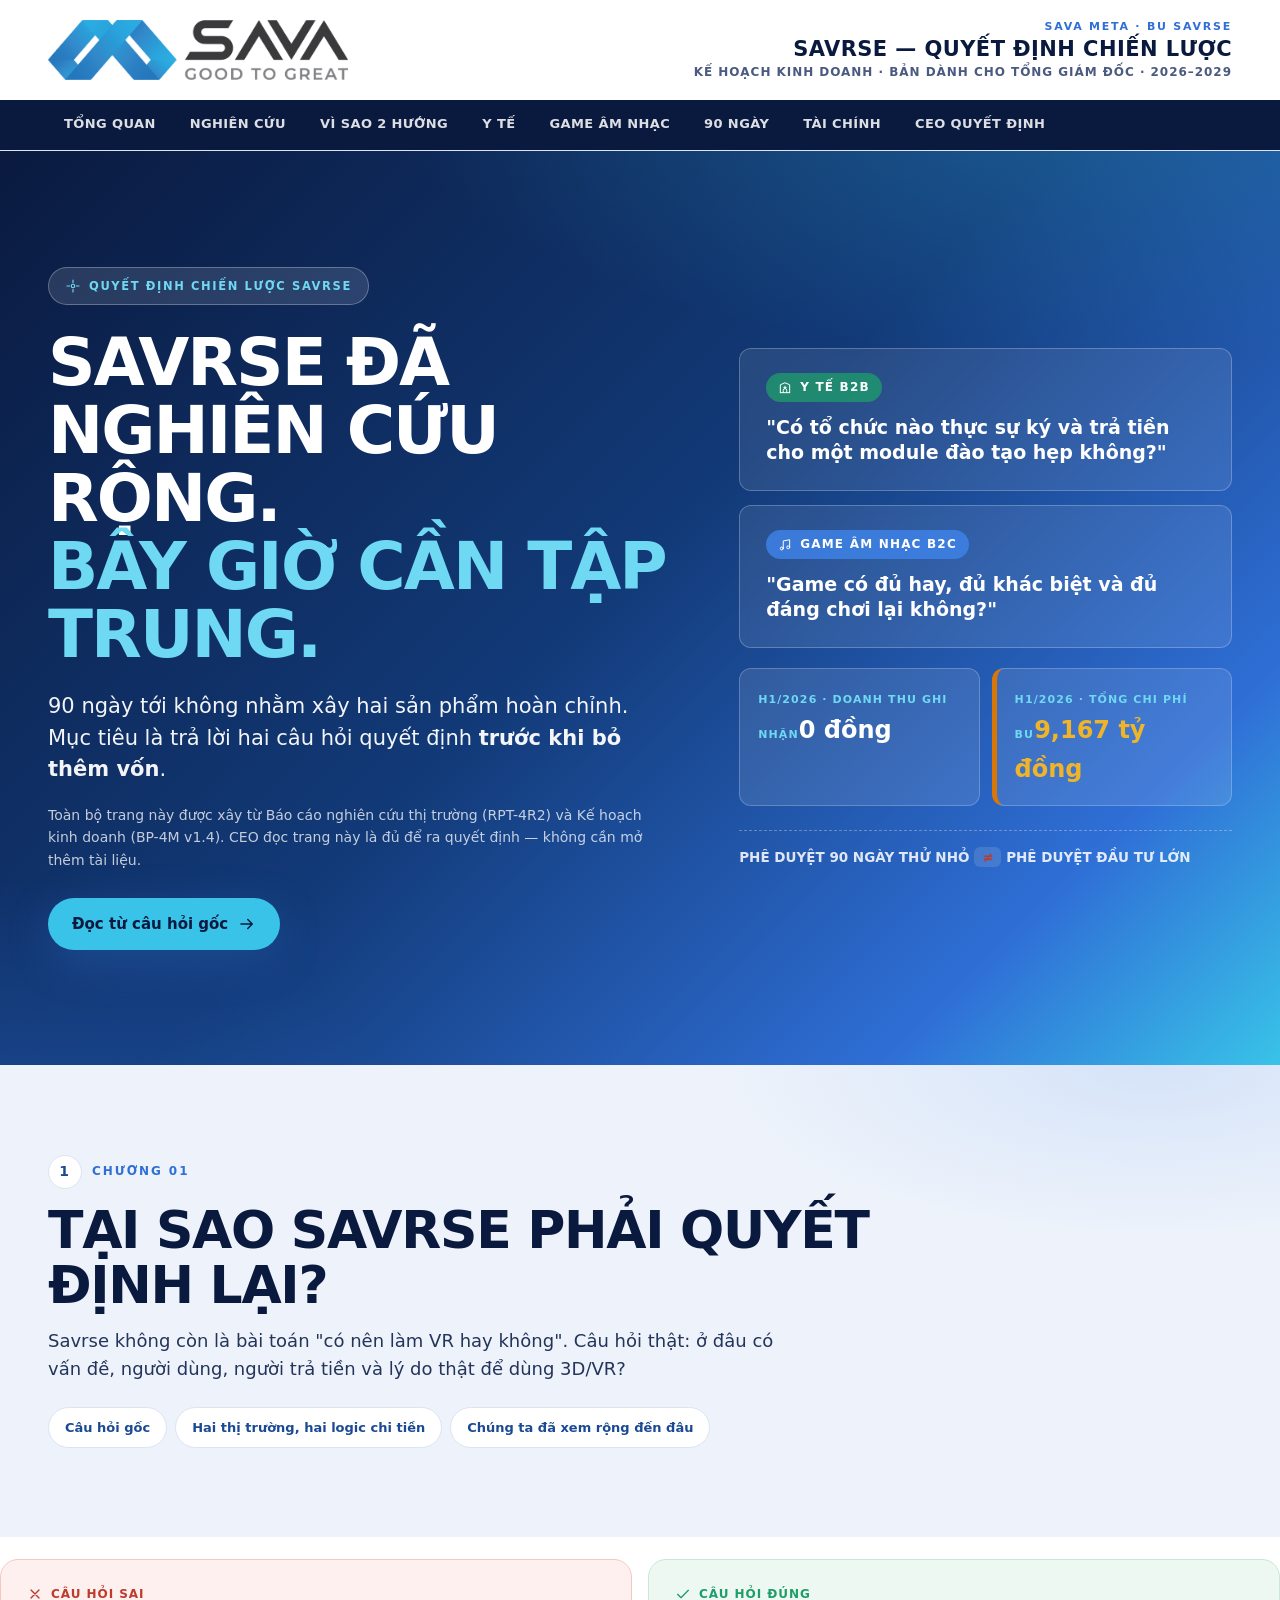
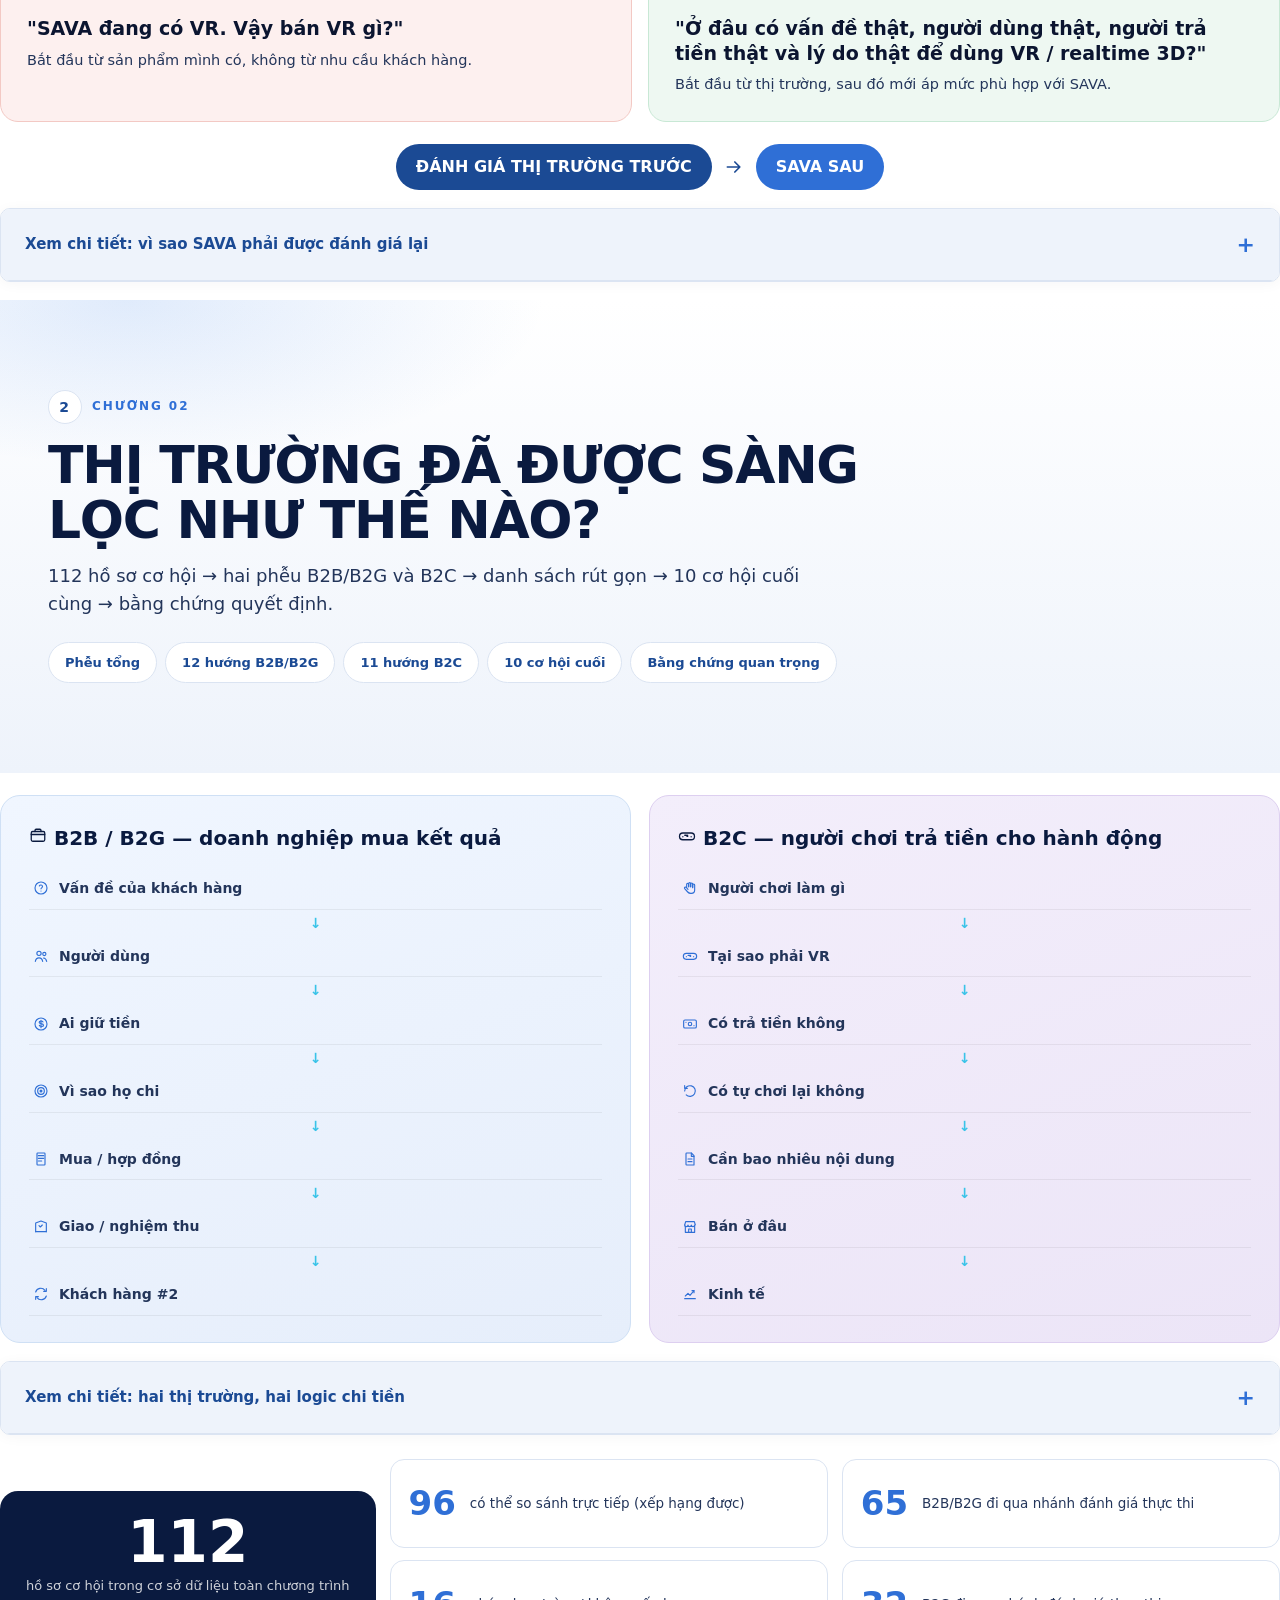
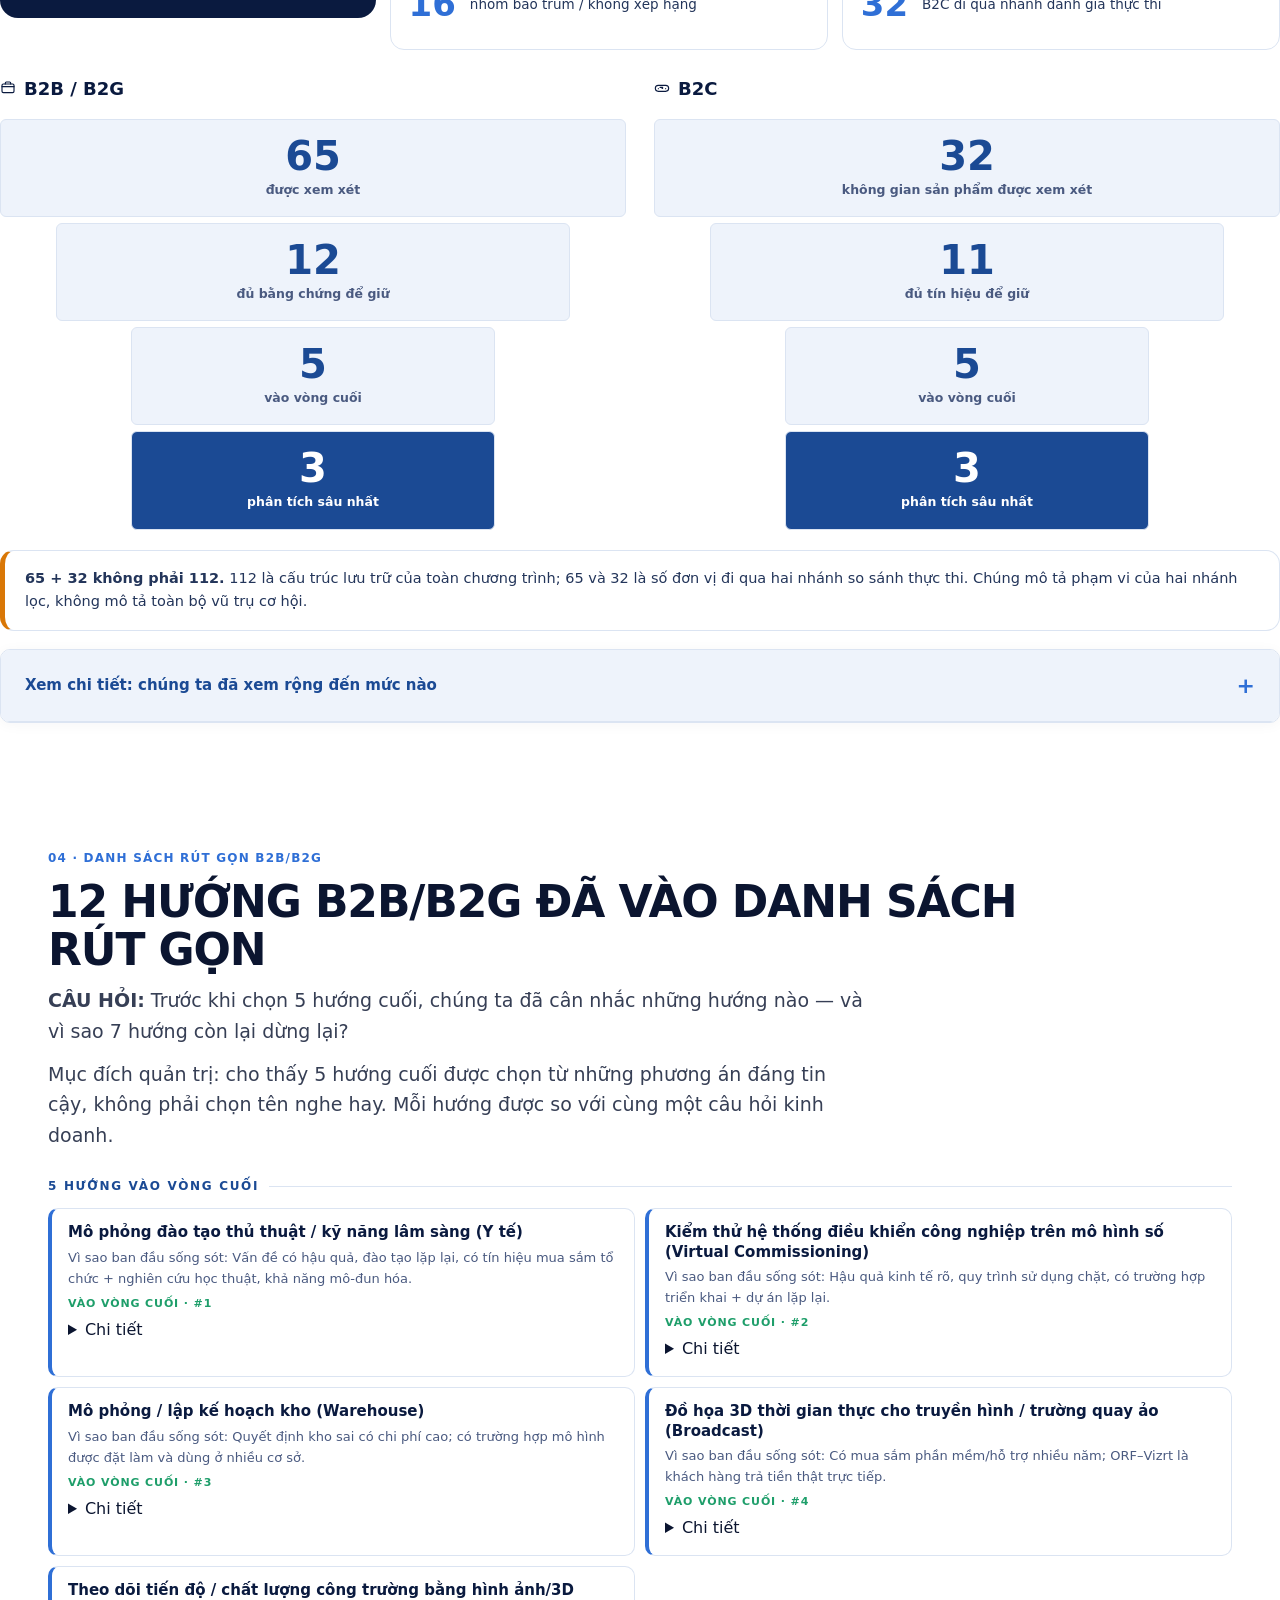
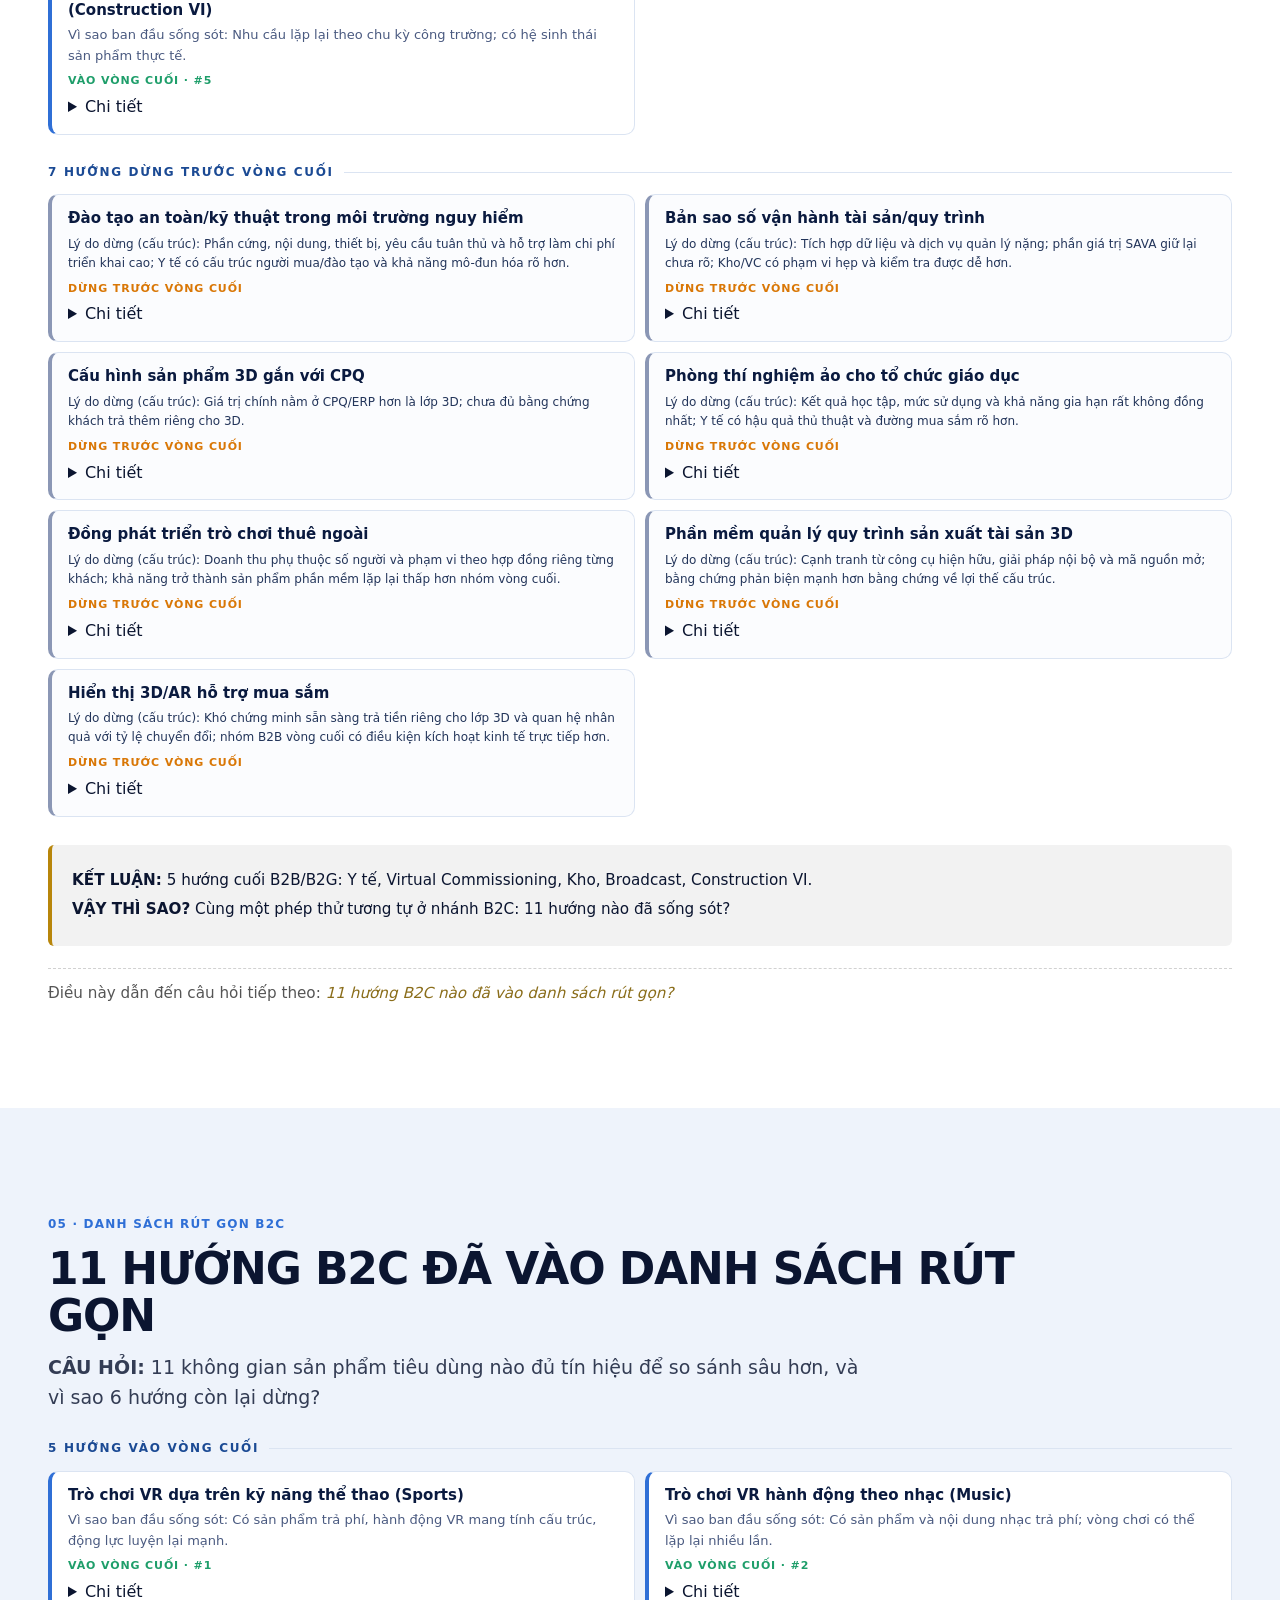
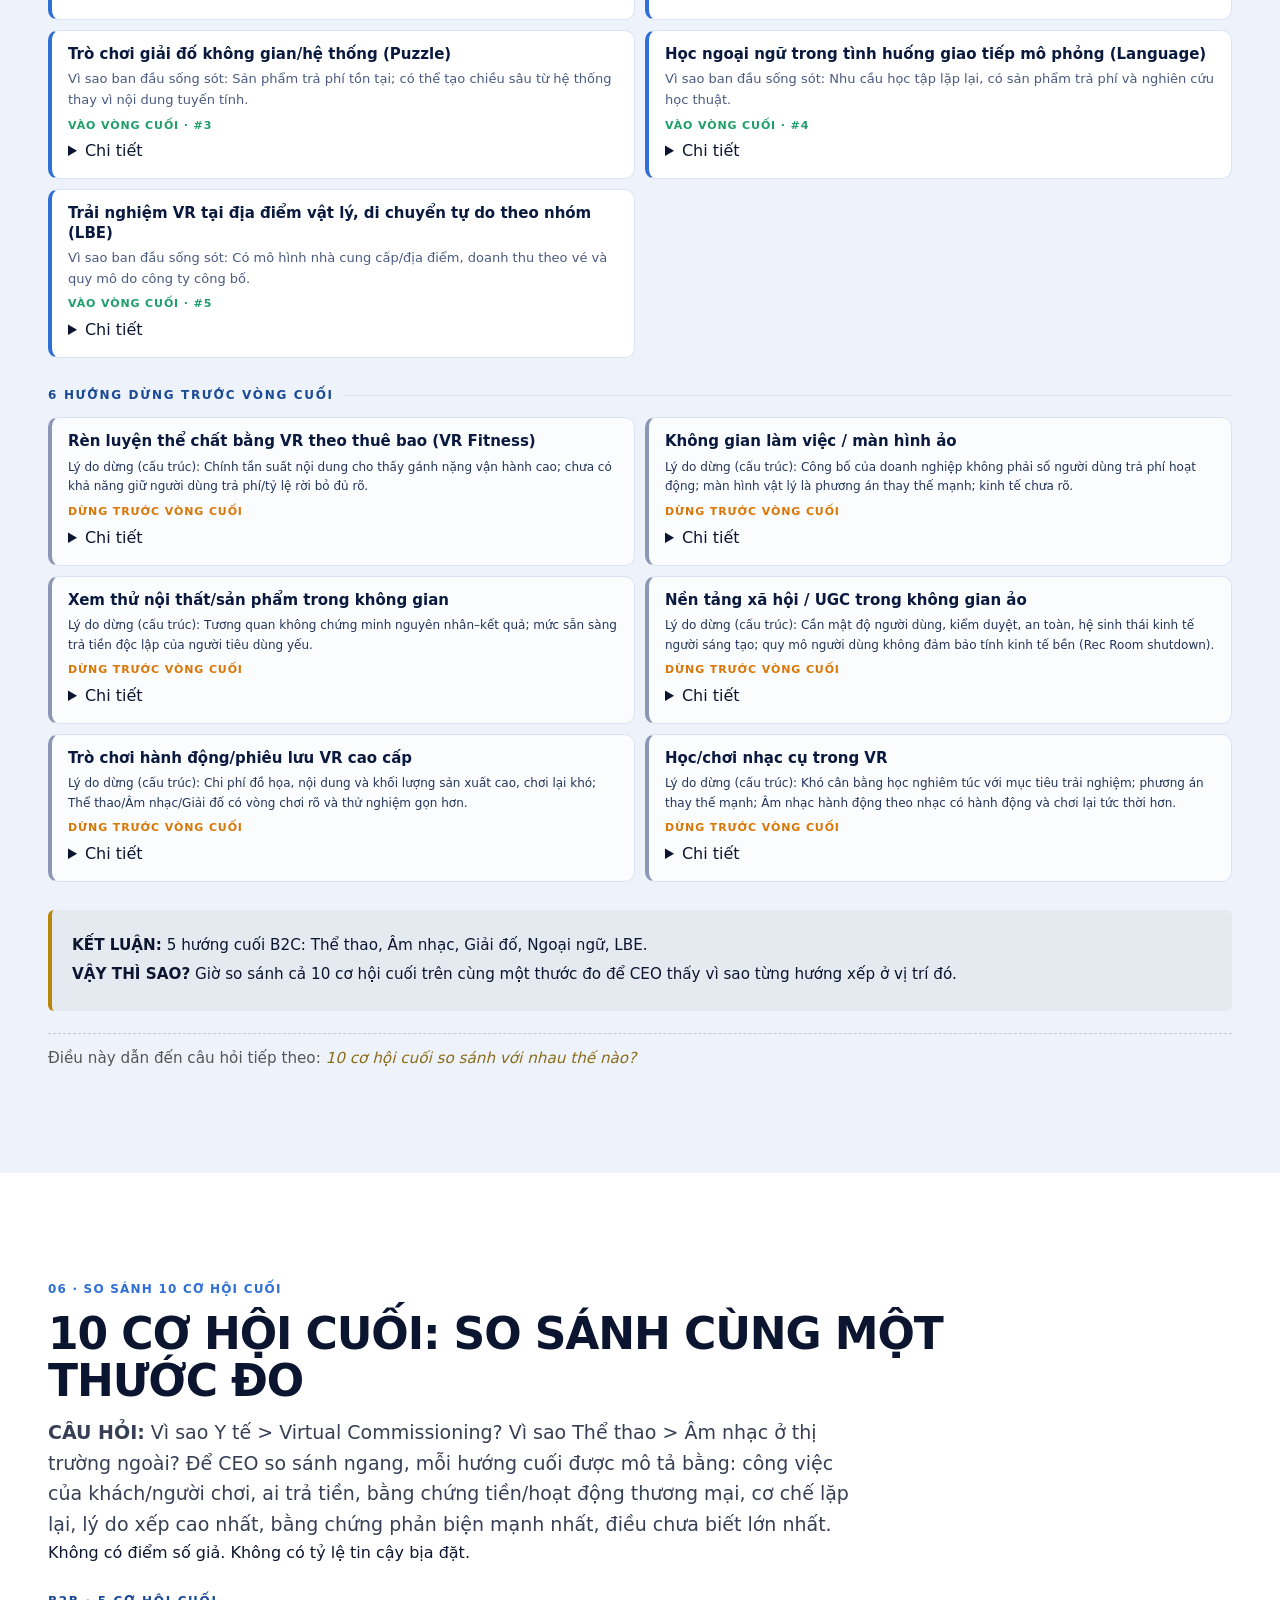
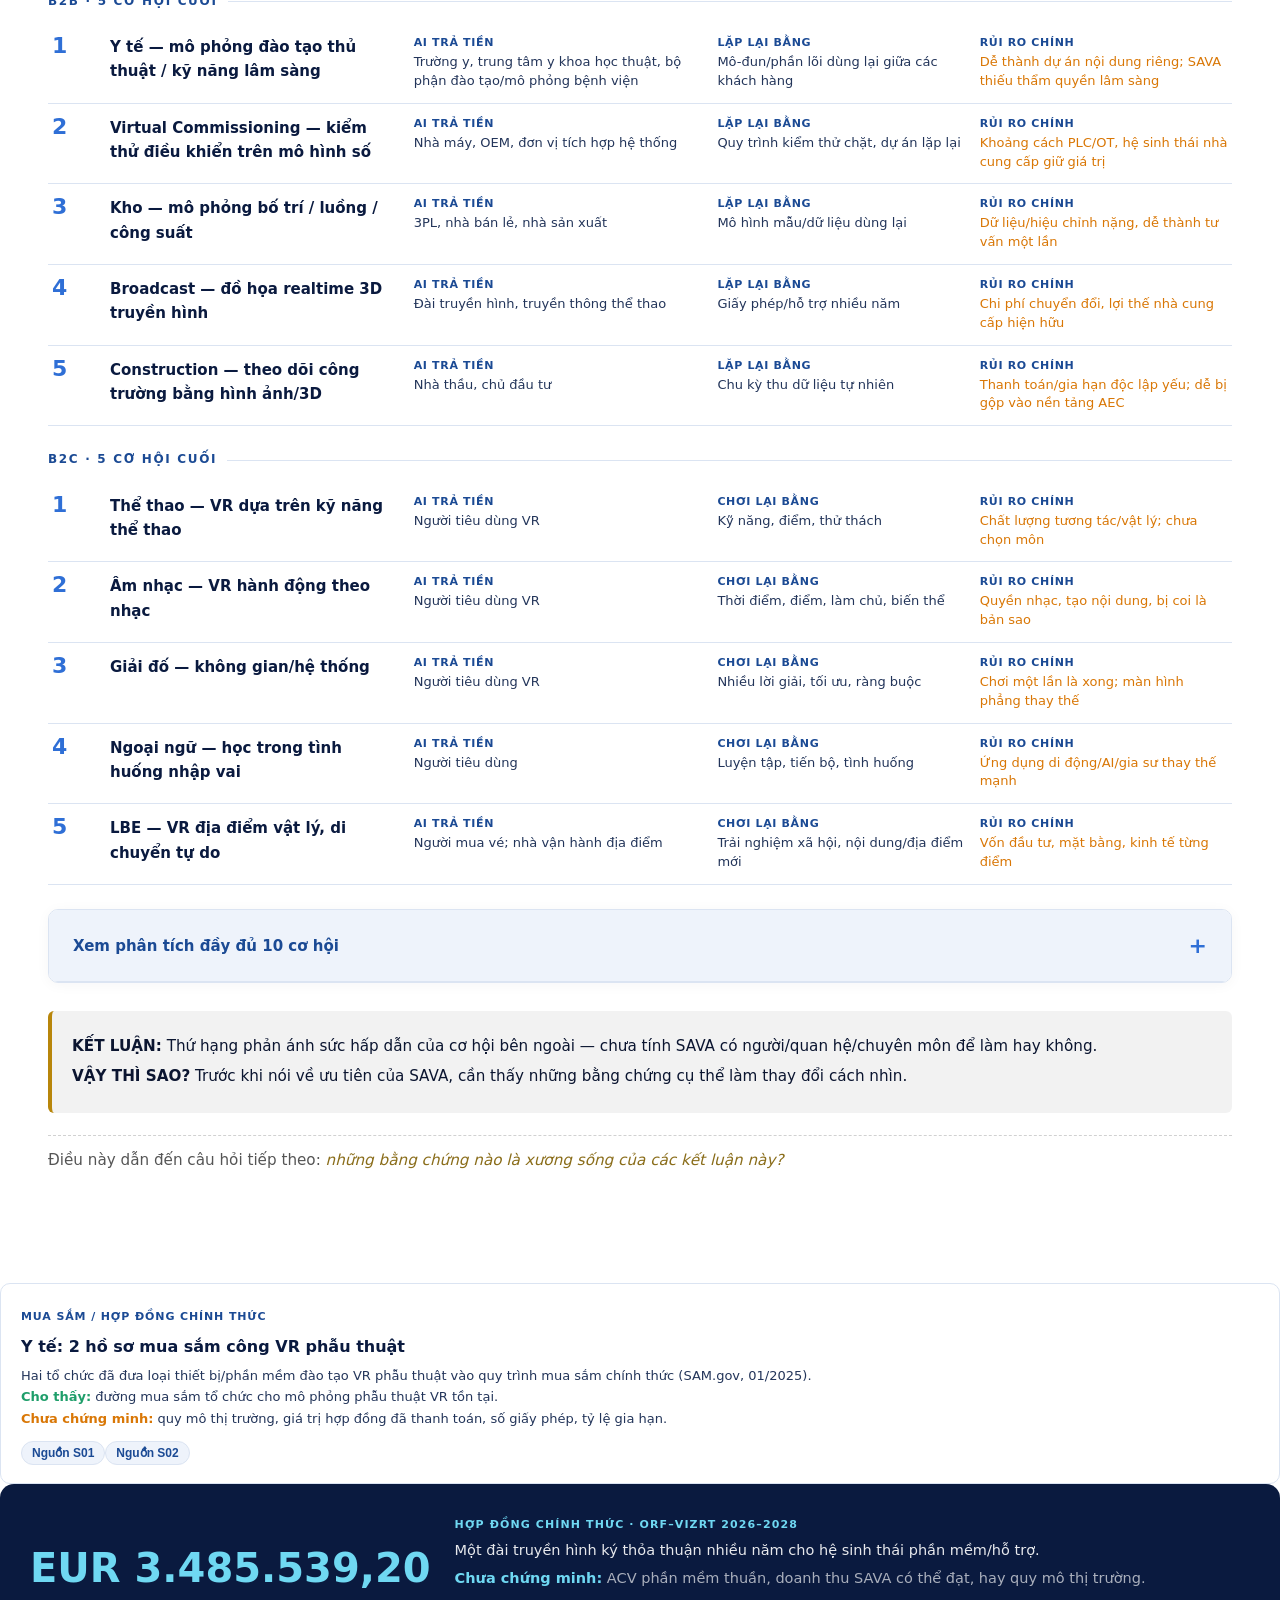
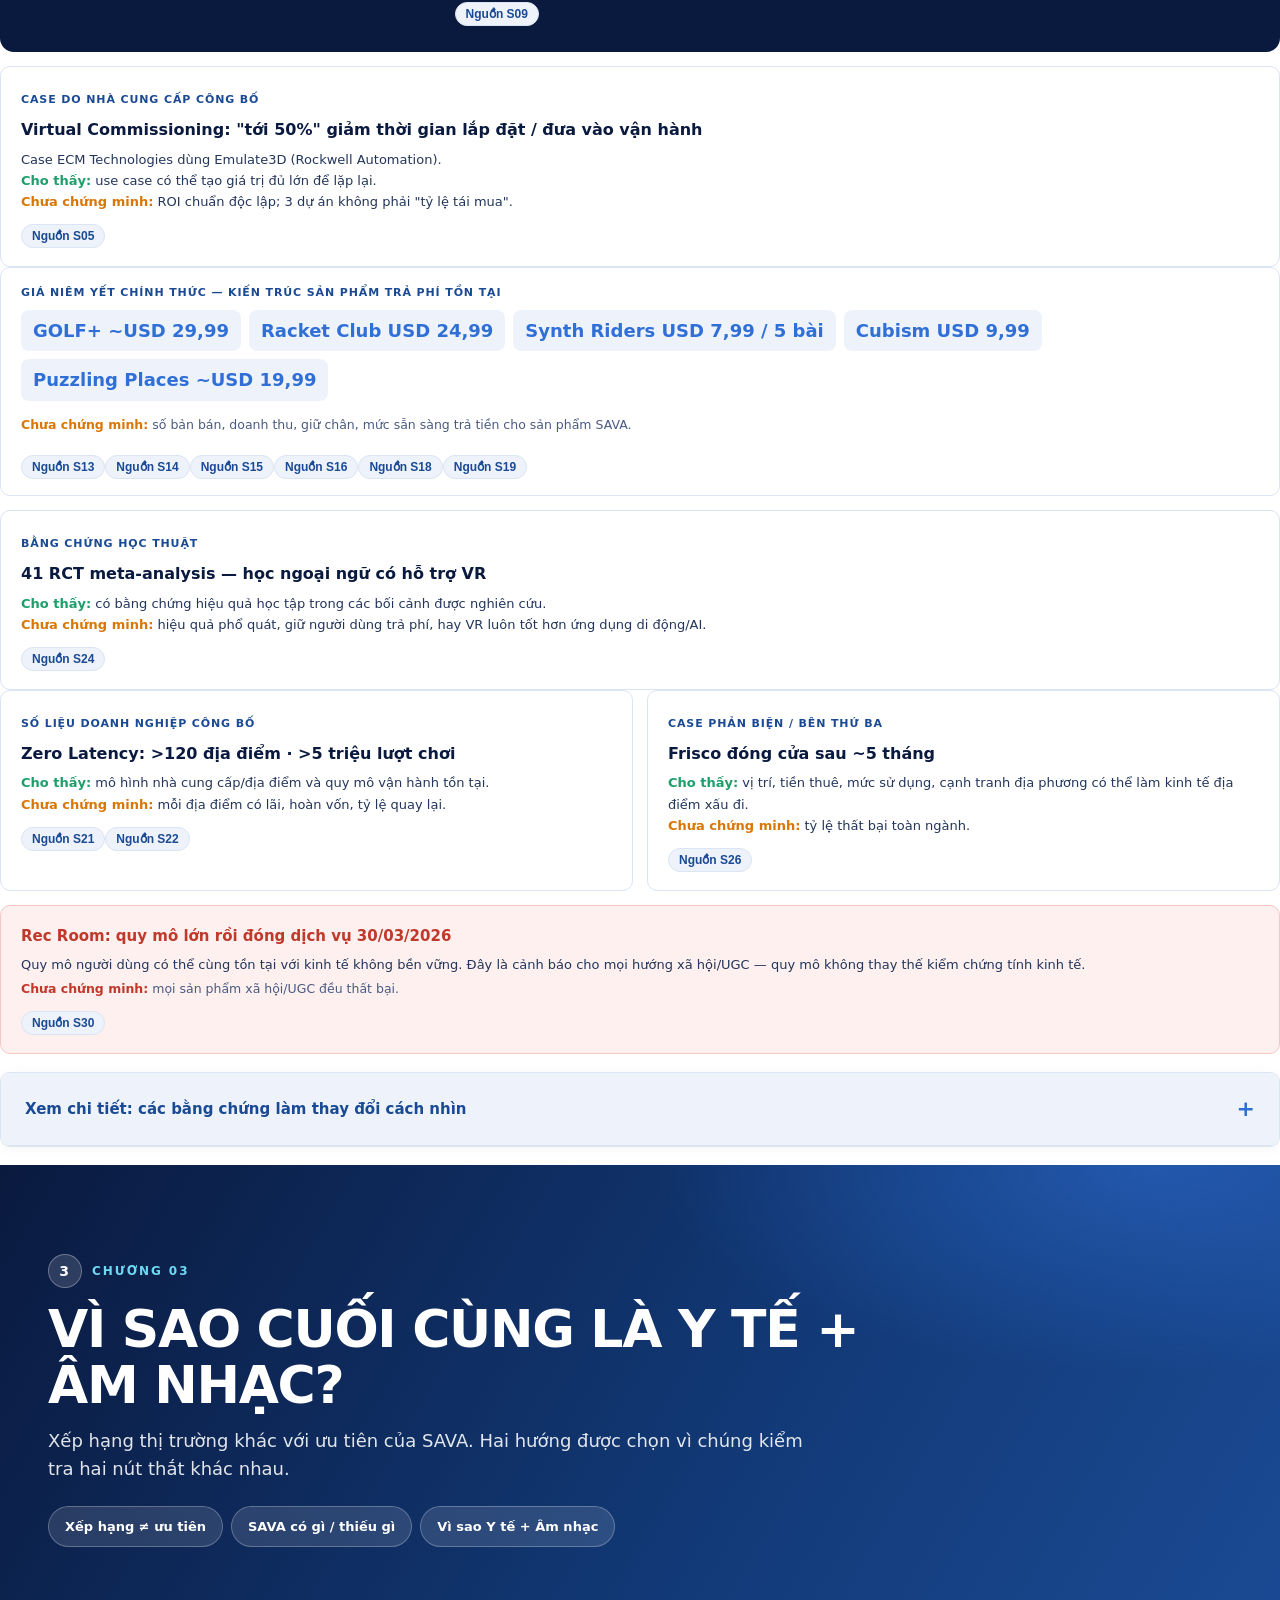
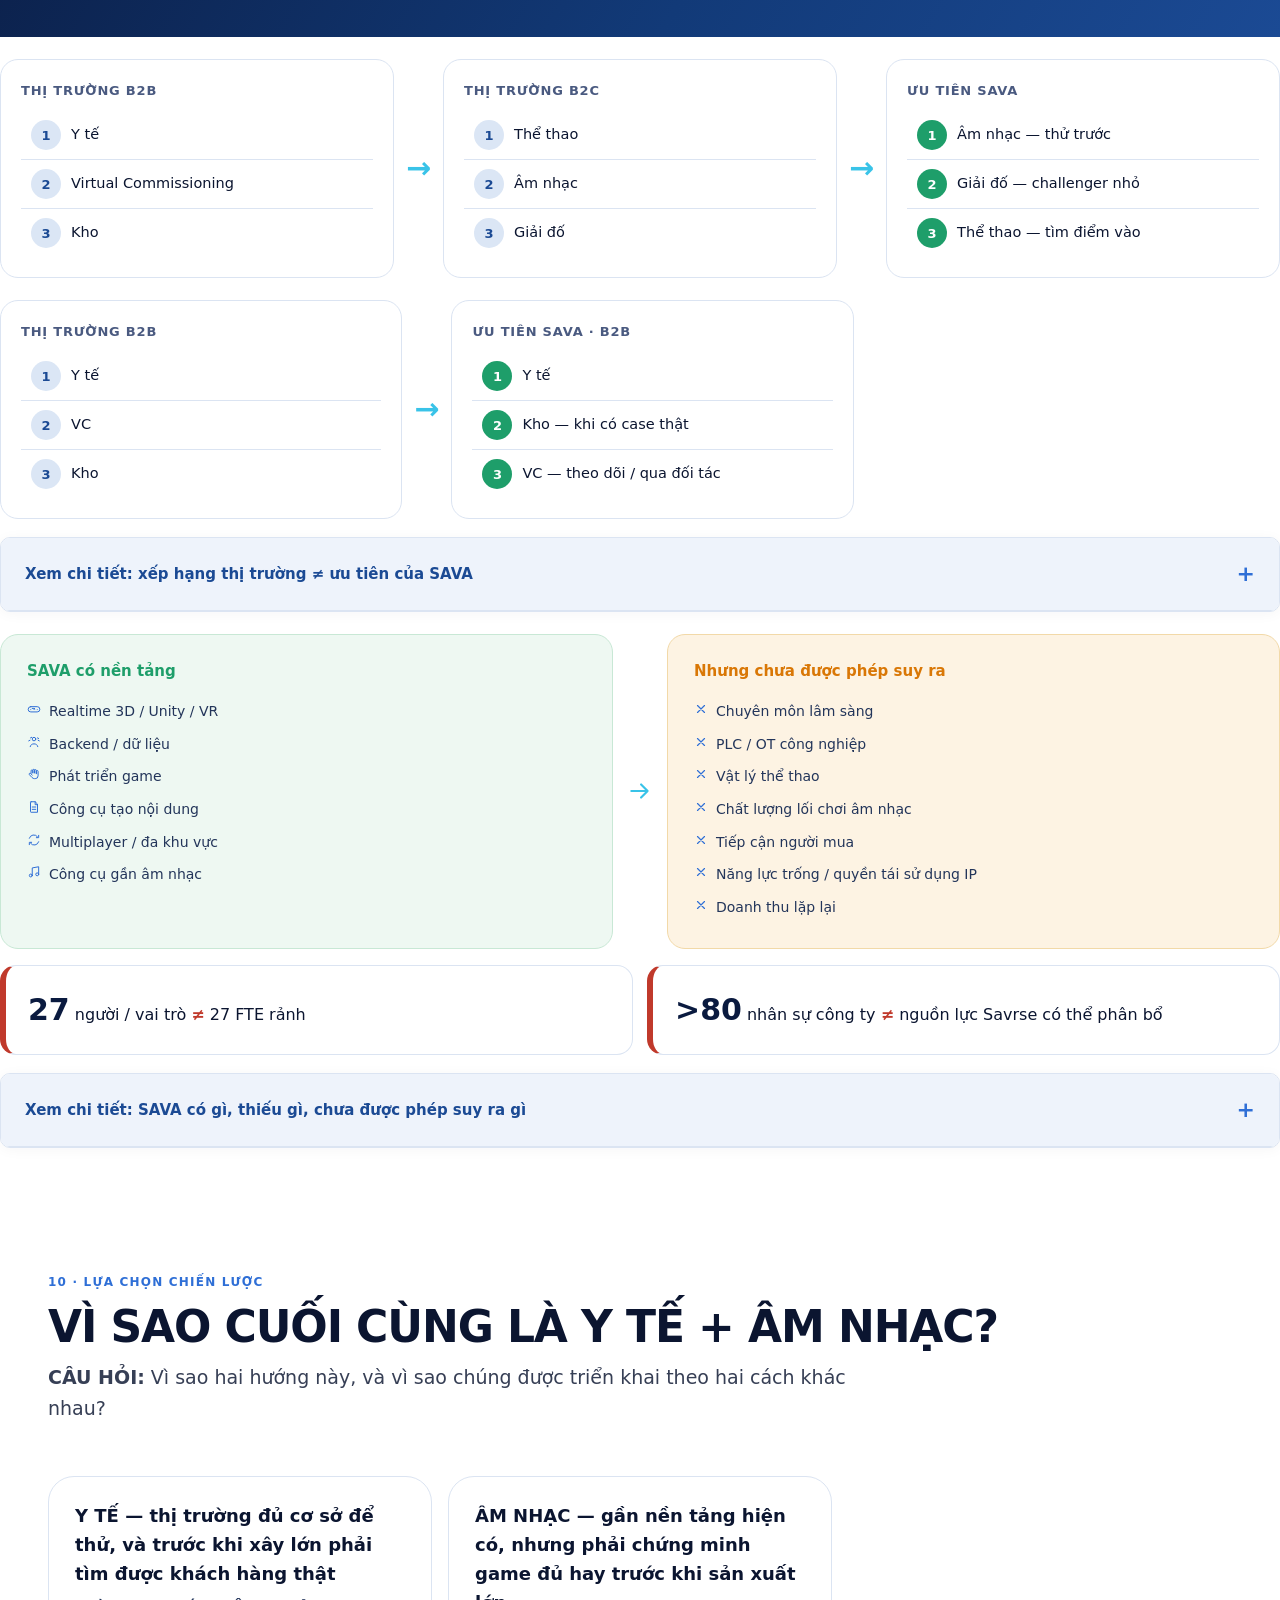
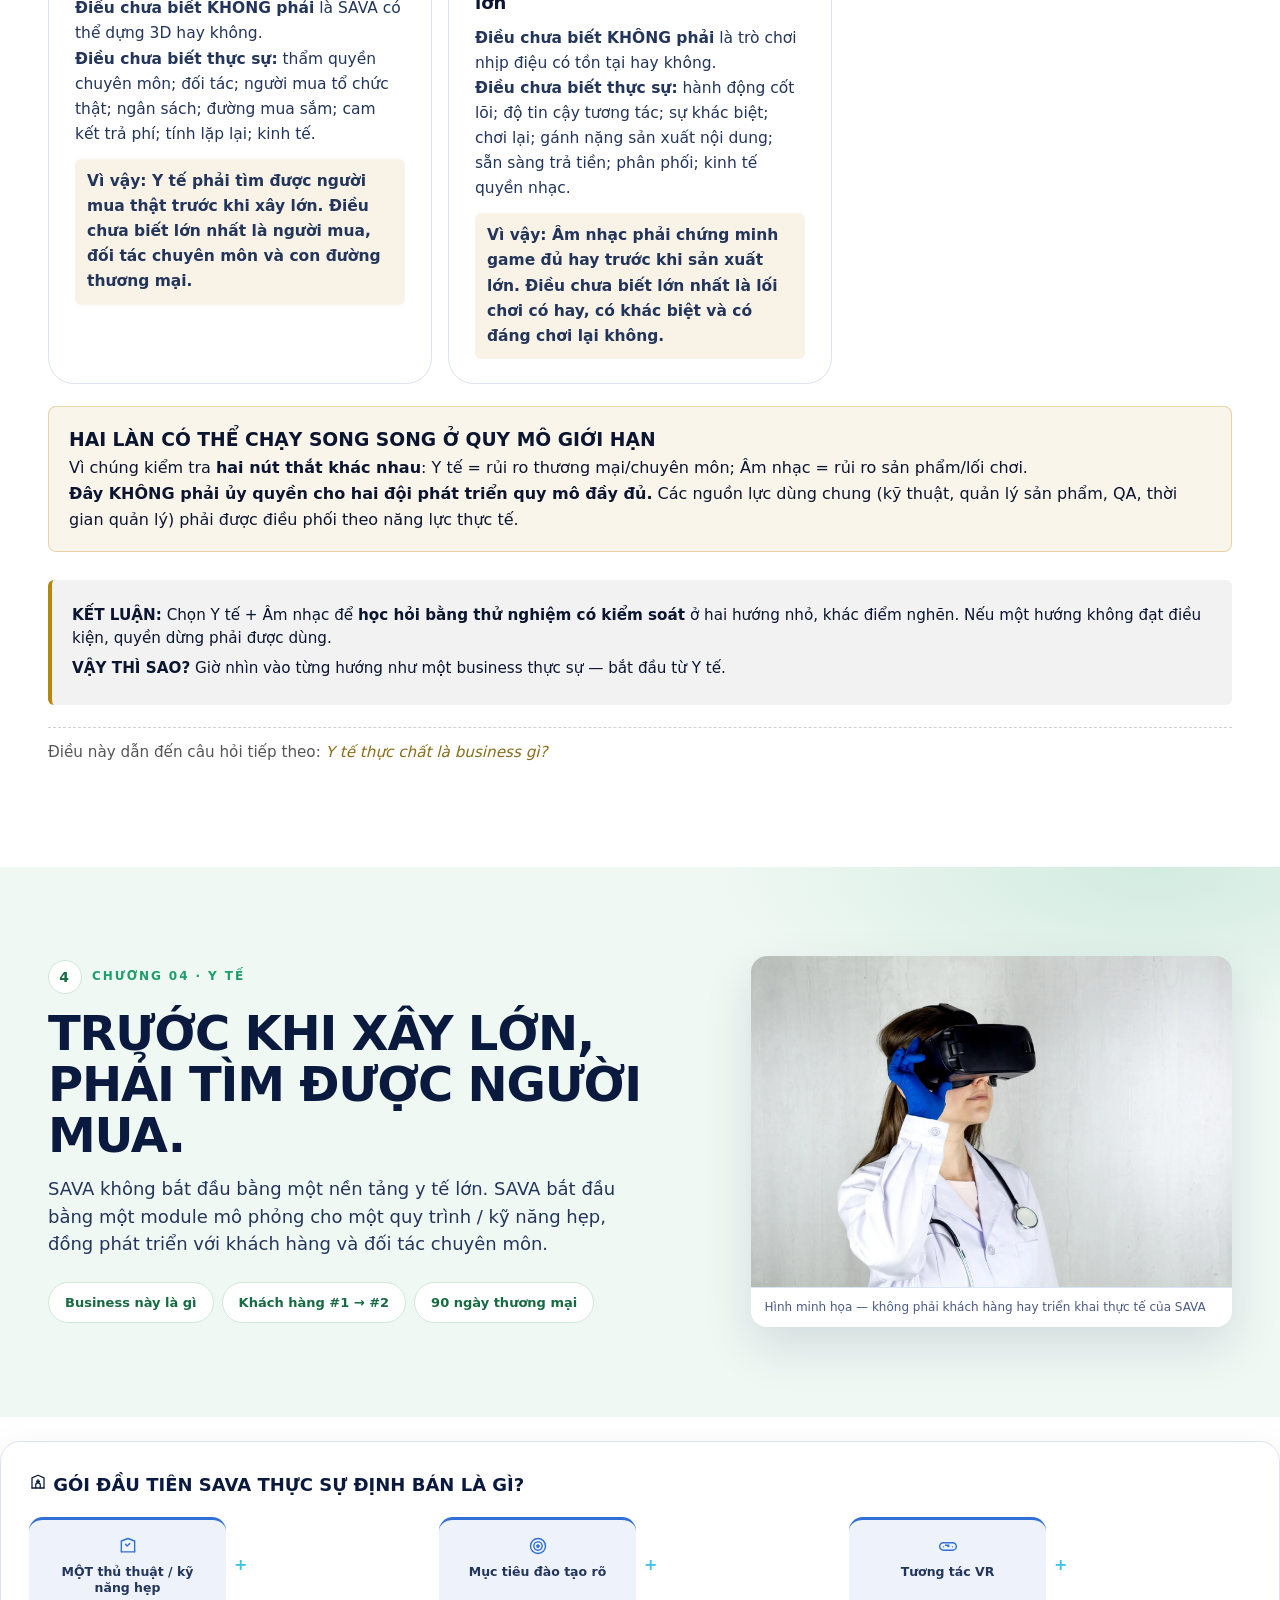
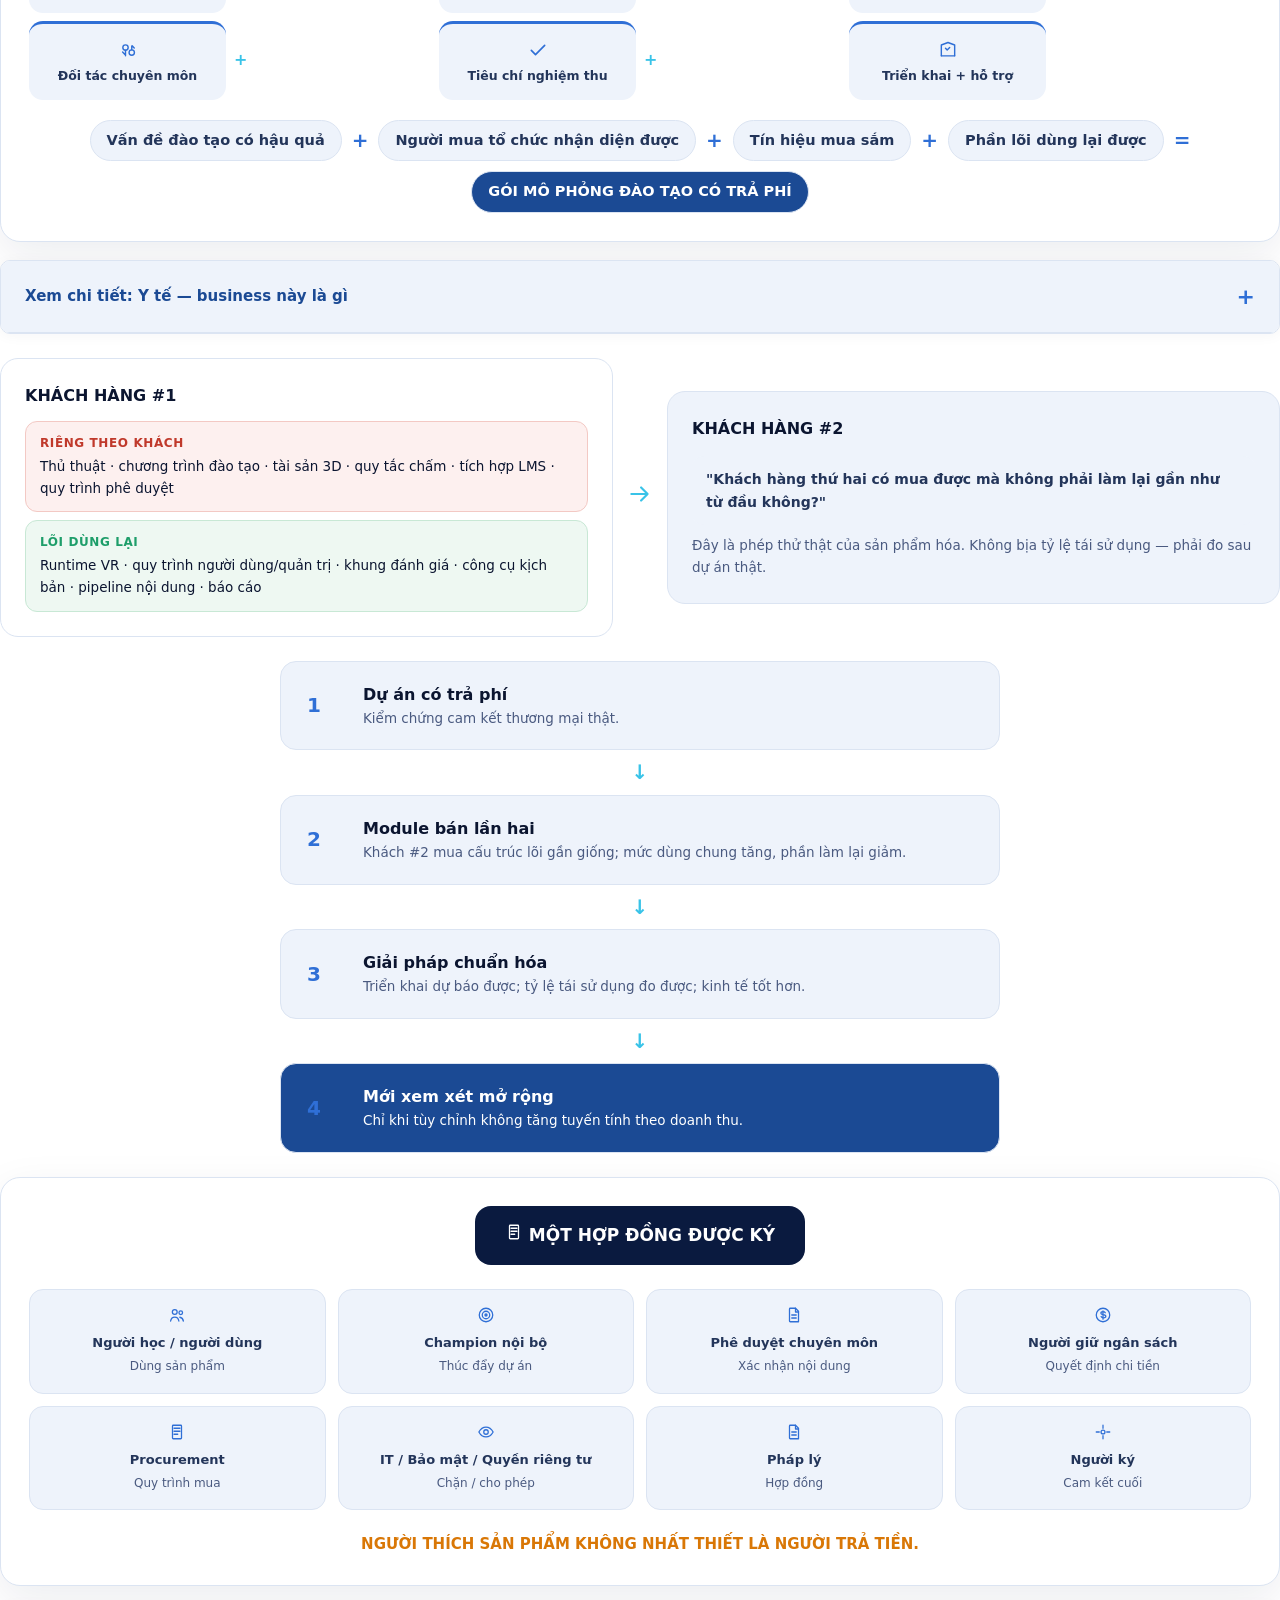
<file: index.html>
﻿<!doctype html>
<html lang="vi">
<head><meta charset="utf-8"><meta name="viewport" content="width=device-width,initial-scale=1"><meta name="color-scheme" content="light dark"><meta name="description" content="Kế hoạch kinh doanh Savrse — hành trình từ câu hỏi thị trường đến quyết định CEO"><title>Savrse — Từ câu hỏi thị trường đến quyết định CEO</title><link rel="stylesheet" href="styles.css"></head>
<body>

<a class="skip-link" href="#top">Bỏ qua điều hướng</a>
<header class="r6v-topbar">
  <div class="r6v-topbar-inner">
    <a class="r6v-brand" href="#top" aria-label="Về đầu trang"><img src="assets/brand/sava-meta-logo.png" alt="SAVA Meta"></a>
    <div class="r6v-title">
      <span class="r6v-kicker">SAVA META · BU SAVRSE</span>
      <span class="r6v-name">SAVRSE — QUYẾT ĐỊNH CHIẾN LƯỢC</span>
      <span class="r6v-sub">Kế hoạch kinh doanh · Bản dành cho Tổng Giám đốc · 2026–2029</span>
    </div>
  </div>
  <nav class="r6v-navbar" aria-label="Điều hướng chính">
    <div class="r6v-navbar-inner" id="r6v-nav">
      <a href="#top">TỔNG QUAN</a>
      <a href="#ch1">NGHIÊN CỨU</a>
      <a href="#ch3">VÌ SAO 2 HƯỚNG</a>
      <a href="#ch4">Y TẾ</a>
      <a href="#ch5">GAME ÂM NHẠC</a>
      <a href="#ch6">90 NGÀY</a>
      <a href="#ch7">TÀI CHÍNH</a>
      <a href="#ch8">CEO QUYẾT ĐỊNH</a>
    </div>
    <button id="r6v-nav-toggle" type="button" aria-expanded="false" aria-controls="r6v-nav">Mục lục</button>
  </nav>
</header>
<main><section id="top" class="r6v-cover" aria-label="Quyết định chiến lược SAVRSE">
  <div class="r6v-cover-inner">
    <div class="r6v-cover-copy">
      <span class="r6v-cover-eyebrow"><span class="r6v-icon " style="width:16px;height:16px" aria-hidden="true"><svg viewBox="0 0 24 24" fill="none" stroke="currentColor" stroke-width="1.7" stroke-linecap="round" stroke-linejoin="round"><path d="M12 3v4M12 17v4M3 12h4M17 12h4"/><circle cx="12" cy="12" r="2.6"/></svg></span> Quyết định chiến lược SAVRSE</span>
      <h1>SAVRSE ĐÃ NGHIÊN CỨU RỘNG.<br><span class="r6v-accent">BÂY GIỜ CẦN TẬP TRUNG.</span></h1>
      <p class="r6v-cover-lead">90 ngày tới không nhằm xây hai sản phẩm hoàn chỉnh. Mục tiêu là trả lời hai câu hỏi quyết định <strong>trước khi bỏ thêm vốn</strong>.</p>
      <p class="r6v-cover-note">Toàn bộ trang này được xây từ Báo cáo nghiên cứu thị trường (RPT-4R2) và Kế hoạch kinh doanh (BP-4M v1.4). CEO đọc trang này là đủ để ra quyết định — không cần mở thêm tài liệu.</p>
      <a class="r6v-cover-cta" href="#R6C-02">Đọc từ câu hỏi gốc <span class="r6v-icon " style="width:18px;height:18px" aria-hidden="true"><svg viewBox="0 0 24 24" fill="none" stroke="currentColor" stroke-width="2" stroke-linecap="round" stroke-linejoin="round"><path d="M4 12h15M13 6l6 6-6 6"/></svg></span></a>
    </div>
    <div class="r6v-cover-lanes">
      <div class="r6v-lane hc">
        <span class="r6v-lane-tag"><span class="r6v-icon " style="width:14px;height:14px" aria-hidden="true"><svg viewBox="0 0 24 24" fill="none" stroke="currentColor" stroke-width="1.7" stroke-linecap="round" stroke-linejoin="round"><path d="M4 20V6.5L12 3l8 3.5V20"/><path d="M9 20v-4a3 3 0 0 1 6 0v4"/><path d="M4 20h16"/><path d="M12 9v4M10 11h4"/></svg></span> Y TẾ B2B</span>
        <p class="r6v-lane-question">"Có tổ chức nào thực sự ký và trả tiền cho một module đào tạo hẹp không?"</p>
      </div>
      <div class="r6v-lane mu">
        <span class="r6v-lane-tag"><span class="r6v-icon " style="width:14px;height:14px" aria-hidden="true"><svg viewBox="0 0 24 24" fill="none" stroke="currentColor" stroke-width="1.7" stroke-linecap="round" stroke-linejoin="round"><path d="M9 18V5l11-2v13"/><circle cx="6.5" cy="18" r="2.5"/><circle cx="17.5" cy="16" r="2.5"/></svg></span> GAME ÂM NHẠC B2C</span>
        <p class="r6v-lane-question">"Game có đủ hay, đủ khác biệt và đủ đáng chơi lại không?"</p>
      </div>
      <div class="r6v-cover-facts">
        <div class="r6v-cover-fact"><span class="r6v-fk">H1/2026 · Doanh thu ghi nhận</span><span class="r6v-fv">0 đồng</span></div>
        <div class="r6v-cover-fact warn"><span class="r6v-fk">H1/2026 · Tổng chi phí BU</span><span class="r6v-fv">9,167 tỷ đồng</span></div>
      </div>
      <div class="r6v-cover-rule">PHÊ DUYỆT 90 NGÀY THỬ NHỎ <span class="r6v-not">≠</span> PHÊ DUYỆT ĐẦU TƯ LỚN</div>
    </div>
  </div>
</section>
<section class="r6v-chapter ch-research" id="ch1" aria-labelledby="ch1-title">
  <div class="r6v-chapter-inner">
    <span class="r6v-chapter-num"><span class="r6v-cn">1</span> Chương 01</span>
    <h2 id="ch1-title">TẠI SAO SAVRSE PHẢI QUYẾT ĐỊNH LẠI?</h2>
    <p>Savrse không còn là bài toán "có nên làm VR hay không". Câu hỏi thật: ở đâu có vấn đề, người dùng, người trả tiền và lý do thật để dùng 3D/VR?</p>
    <div class="r6v-chapter-nav">
      <a href="#R6C-02">Câu hỏi gốc</a>
      <a href="#R6C-03">Hai thị trường, hai logic chi tiền</a>
      <a href="#R6C-04">Chúng ta đã xem rộng đến đâu</a>
    </div>
  </div>
</section>
<div class="r6v-wrong-right">
  <div class="r6v-wr wrong">
    <span class="r6v-wr-tag"><span class="r6v-icon " style="width:16px;height:16px" aria-hidden="true"><svg viewBox="0 0 24 24" fill="none" stroke="currentColor" stroke-width="2" stroke-linecap="round"><path d="M6 6l12 12M18 6L6 18"/></svg></span> Câu hỏi sai</span>
    <h4>"SAVA đang có VR. Vậy bán VR gì?"</h4>
    <p>Bắt đầu từ sản phẩm mình có, không từ nhu cầu khách hàng.</p>
  </div>
  <div class="r6v-wr right">
    <span class="r6v-wr-tag"><span class="r6v-icon " style="width:16px;height:16px" aria-hidden="true"><svg viewBox="0 0 24 24" fill="none" stroke="currentColor" stroke-width="2" stroke-linecap="round" stroke-linejoin="round"><path d="M4 12.5l5 5L20 6.5"/></svg></span> Câu hỏi đúng</span>
    <h4>"Ở đâu có vấn đề thật, người dùng thật, người trả tiền thật và lý do thật để dùng VR / realtime 3D?"</h4>
    <p>Bắt đầu từ thị trường, sau đó mới áp mức phù hợp với SAVA.</p>
  </div>
</div>
<div class="r6v-flow-line"><span class="r6v-pill">ĐÁNH GIÁ THỊ TRƯỜNG TRƯỚC</span> <span class="r6v-icon " style="width:20px;height:20px" aria-hidden="true"><svg viewBox="0 0 24 24" fill="none" stroke="currentColor" stroke-width="2" stroke-linecap="round" stroke-linejoin="round"><path d="M4 12h15M13 6l6 6-6 6"/></svg></span> <span class="r6v-pill later">SAVA SAU</span></div>
<details class="r6v-detail" data-detail-section="R6C-02">
<summary><span class="r6v-detail-label">Xem chi tiết: vì sao SAVA phải được đánh giá lại</span><span class="r6v-detail-arrow">+</span></summary>
<div class="r6v-detail-body">
<section id="R6C-02" class="site-section mist" data-section-id="R6C-02">
  <div class="shell">
    <header class="section-header">
      <span class="section-index">01 · CÂU HỎI GỐC</span>
      <h2>VÌ SAO SAVRSE PHẢI ĐƯỢC ĐÁNH GIÁ LẠI?</h2>
      <p class="management-question"><strong>CÂU HỎI:</strong> Chúng ta không bắt đầu bằng câu hỏi "Metaverse còn hot không?". Vì sao?</p>
    </header>
    <div class="research-logic">
      <div class="logic-step"><span>1</span><p><strong>Không phải một thị trường</strong>Savrse chạm vào nhiều không gian thương mại khác nhau: đào tạo, mô phỏng công nghiệp, truyền hình, trò chơi, giải trí, học tập.</p></div>
      <div class="logic-arrow">→</div>
      <div class="logic-step"><span>2</span><p><strong>Câu hỏi quản trị thật</strong>Trong những nhu cầu khách hàng/người chơi có thật, nơi 3D/VR nhập vai có thể tạo giá trị, cơ hội nào xứng đáng nhận thêm nguồn lực của SAVA?</p></div>
      <div class="logic-arrow">→</div>
      <div class="logic-step"><span>3</span><p><strong>Bắt đầu từ thị trường, không phải từ sản phẩm cũ</strong>Tránh chọn ý tưởng chỉ vì công ty đã quen làm nó.</p></div>
      <div class="logic-arrow">→</div>
      <div class="logic-step final"><span>4</span><p><strong>Đánh giá thị trường trước</strong>Chỉ sau khi xếp hạng thị trường được khóa, mới đưa mức phù hợp của SAVA vào.</p></div>
    </div>
    <div class="conclusion-block">
      <p><strong>KẾT LUẬN:</strong> Trước tiên đánh giá thị trường. Chỉ sau đó mới áp dụng mức phù hợp với SAVA.</p>
      <p><strong>VÌ SAO:</strong> Nếu bắt đầu từ "SAVA đang có gì", công ty sẽ chỉ nhìn thấy những gì quen thuộc và bỏ lỡ những nhu cầu có người trả tiền thật.</p>
      <p><strong>VẬY THÌ SAO?</strong> Điều này định hình cách chúng ta đánh giá: hai thị trường, hai logic chi tiền khác nhau.</p>
    </div>
    <p class="transition">Điều này dẫn đến câu hỏi tiếp theo: <em>vì sao B2B/B2G và B2C phải được đánh giá bằng hai logic khác nhau?</em></p>
  </div>
</section>
</div>
</details>
<section class="r6v-chapter ch-filter" id="ch2" aria-labelledby="ch2-title">
  <div class="r6v-chapter-inner">
    <span class="r6v-chapter-num"><span class="r6v-cn">2</span> Chương 02</span>
    <h2 id="ch2-title">THỊ TRƯỜNG ĐÃ ĐƯỢC SÀNG LỌC NHƯ THẾ NÀO?</h2>
    <p>112 hồ sơ cơ hội → hai phễu B2B/B2G và B2C → danh sách rút gọn → 10 cơ hội cuối cùng → bằng chứng quyết định.</p>
    <div class="r6v-chapter-nav">
      <a href="#R6C-04">Phễu tổng</a>
      <a href="#R6C-05">12 hướng B2B/B2G</a>
      <a href="#R6C-06">11 hướng B2C</a>
      <a href="#R6C-07">10 cơ hội cuối</a>
      <a href="#R6C-08">Bằng chứng quan trọng</a>
    </div>
  </div>
</section>
<div class="r6v-two-market">
  <div class="r6v-tm b2b">
    <h3><span class="r6v-icon " style="width:18px;height:18px" aria-hidden="true"><svg viewBox="0 0 24 24" fill="none" stroke="currentColor" stroke-width="1.7" stroke-linecap="round" stroke-linejoin="round"><rect x="3" y="6" width="18" height="13" rx="2"/><path d="M3 10h18"/><path d="M8 6V4.5A1.5 1.5 0 0 1 9.5 3h5A1.5 1.5 0 0 1 16 4.5V6"/></svg></span> B2B / B2G — doanh nghiệp mua kết quả</h3>
    <div class="r6v-tm-chain">
      <div class="r6v-tm-step"><span class="r6v-icon " style="width:16px;height:16px" aria-hidden="true"><svg viewBox="0 0 24 24" fill="none" stroke="currentColor" stroke-width="1.7" stroke-linecap="round" stroke-linejoin="round"><circle cx="12" cy="12" r="9"/><path d="M9.5 9a2.5 2.5 0 0 1 4.8.9c0 1.6-2.3 2-2.3 3.4"/><path d="M12 16.5h.01"/></svg></span> Vấn đề của khách hàng</div>
      <div class="r6v-tm-arrow">↓</div>
      <div class="r6v-tm-step"><span class="r6v-icon " style="width:16px;height:16px" aria-hidden="true"><svg viewBox="0 0 24 24" fill="none" stroke="currentColor" stroke-width="1.7" stroke-linecap="round" stroke-linejoin="round"><circle cx="9" cy="8" r="3.2"/><path d="M3.5 20c.6-3.4 2.8-5.2 5.5-5.2s4.9 1.8 5.5 5.2"/><circle cx="17" cy="9" r="2.4"/><path d="M15.8 15c2.4.3 4.1 2 4.7 5"/></svg></span> Người dùng</div>
      <div class="r6v-tm-arrow">↓</div>
      <div class="r6v-tm-step"><span class="r6v-icon " style="width:16px;height:16px" aria-hidden="true"><svg viewBox="0 0 24 24" fill="none" stroke="currentColor" stroke-width="1.7" stroke-linecap="round" stroke-linejoin="round"><circle cx="12" cy="12" r="9"/><path d="M12 6.5v11M15 9c-.5-1-1.7-1.5-3-1.5-1.6 0-2.8.8-2.8 2s1.1 1.7 2.8 2c2.4.4 3.8 1 3.8 2.3 0 1.2-1.3 2-3 2-1.5 0-2.8-.6-3.3-1.8"/></svg></span> Ai giữ tiền</div>
      <div class="r6v-tm-arrow">↓</div>
      <div class="r6v-tm-step"><span class="r6v-icon " style="width:16px;height:16px" aria-hidden="true"><svg viewBox="0 0 24 24" fill="none" stroke="currentColor" stroke-width="1.7" stroke-linecap="round" stroke-linejoin="round"><circle cx="12" cy="12" r="9"/><circle cx="12" cy="12" r="5"/><circle cx="12" cy="12" r="1.4" fill="currentColor"/></svg></span> Vì sao họ chi</div>
      <div class="r6v-tm-arrow">↓</div>
      <div class="r6v-tm-step"><span class="r6v-icon " style="width:16px;height:16px" aria-hidden="true"><svg viewBox="0 0 24 24" fill="none" stroke="currentColor" stroke-width="1.7" stroke-linecap="round" stroke-linejoin="round"><path d="M7 3h10a1 1 0 0 1 1 1v16a1 1 0 0 1-1 1H7a1 1 0 0 1-1-1V4a1 1 0 0 1 1-1Z"/><path d="M8 7h8M8 11h8M8 15h5"/></svg></span> Mua / hợp đồng</div>
      <div class="r6v-tm-arrow">↓</div>
      <div class="r6v-tm-step"><span class="r6v-icon " style="width:16px;height:16px" aria-hidden="true"><svg viewBox="0 0 24 24" fill="none" stroke="currentColor" stroke-width="1.7" stroke-linecap="round" stroke-linejoin="round"><path d="M4 19V6l8-3 8 3v13"/><path d="M4 19h16"/><path d="M9 10l2 2 3-3"/></svg></span> Giao / nghiệm thu</div>
      <div class="r6v-tm-arrow">↓</div>
      <div class="r6v-tm-step"><span class="r6v-icon " style="width:16px;height:16px" aria-hidden="true"><svg viewBox="0 0 24 24" fill="none" stroke="currentColor" stroke-width="1.7" stroke-linecap="round" stroke-linejoin="round"><path d="M4 9a8 8 0 0 1 14-2.5"/><path d="M20 4v4h-4"/><path d="M20 15a8 8 0 0 1-14 2.5"/><path d="M4 20v-4h4"/></svg></span> Khách hàng #2</div>
    </div>
  </div>
  <div class="r6v-tm b2c">
    <h3><span class="r6v-icon " style="width:18px;height:18px" aria-hidden="true"><svg viewBox="0 0 24 24" fill="none" stroke="currentColor" stroke-width="1.7" stroke-linecap="round" stroke-linejoin="round"><rect x="2" y="8" width="20" height="9" rx="4.5"/><path d="M9 11h2M6.5 13h.01M17.5 13h.01M12 12.5l1-1.5M13 12.5l-1-1.5"/></svg></span> B2C — người chơi trả tiền cho hành động</h3>
    <div class="r6v-tm-chain">
      <div class="r6v-tm-step"><span class="r6v-icon " style="width:16px;height:16px" aria-hidden="true"><svg viewBox="0 0 24 24" fill="none" stroke="currentColor" stroke-width="1.7" stroke-linecap="round" stroke-linejoin="round"><path d="M7 11V6.5a1.5 1.5 0 0 1 3 0V10"/><path d="M10 10V5.5a1.5 1.5 0 0 1 3 0V10"/><path d="M13 10V6a1.5 1.5 0 0 1 3 0v5.5"/><path d="M16 11V7.5a1.5 1.5 0 0 1 3 0V15a5 5 0 0 1-5 5h-1a6 6 0 0 1-4.4-2L4 13a1.5 1.5 0 0 1 2.4-1.8L9 14"/></svg></span> Người chơi làm gì</div>
      <div class="r6v-tm-arrow">↓</div>
      <div class="r6v-tm-step"><span class="r6v-icon " style="width:16px;height:16px" aria-hidden="true"><svg viewBox="0 0 24 24" fill="none" stroke="currentColor" stroke-width="1.7" stroke-linecap="round" stroke-linejoin="round"><rect x="2" y="8" width="20" height="9" rx="4.5"/><path d="M9 11h2M6.5 13h.01M17.5 13h.01M12 12.5l1-1.5M13 12.5l-1-1.5"/></svg></span> Tại sao phải VR</div>
      <div class="r6v-tm-arrow">↓</div>
      <div class="r6v-tm-step"><span class="r6v-icon " style="width:16px;height:16px" aria-hidden="true"><svg viewBox="0 0 24 24" fill="none" stroke="currentColor" stroke-width="1.7" stroke-linecap="round" stroke-linejoin="round"><rect x="2.5" y="6" width="19" height="12" rx="2"/><circle cx="12" cy="12" r="2.6"/><path d="M6 9.5h.01M18 14.5h.01"/></svg></span> Có trả tiền không</div>
      <div class="r6v-tm-arrow">↓</div>
      <div class="r6v-tm-step"><span class="r6v-icon " style="width:16px;height:16px" aria-hidden="true"><svg viewBox="0 0 24 24" fill="none" stroke="currentColor" stroke-width="1.7" stroke-linecap="round" stroke-linejoin="round"><path d="M4 12a8 8 0 1 1 2.3 5.7"/><path d="M4 4v4h4"/></svg></span> Có tự chơi lại không</div>
      <div class="r6v-tm-arrow">↓</div>
      <div class="r6v-tm-step"><span class="r6v-icon " style="width:16px;height:16px" aria-hidden="true"><svg viewBox="0 0 24 24" fill="none" stroke="currentColor" stroke-width="1.7" stroke-linecap="round" stroke-linejoin="round"><path d="M7 3h7l4 4v14H7a1 1 0 0 1-1-1V4a1 1 0 0 1 1-1Z"/><path d="M14 3v5h4"/><path d="M9 12h6M9 16h6"/></svg></span> Cần bao nhiêu nội dung</div>
      <div class="r6v-tm-arrow">↓</div>
      <div class="r6v-tm-step"><span class="r6v-icon " style="width:16px;height:16px" aria-hidden="true"><svg viewBox="0 0 24 24" fill="none" stroke="currentColor" stroke-width="1.7" stroke-linecap="round" stroke-linejoin="round"><path d="M4 9l1.5-5h13L20 9"/><path d="M4 9a2.5 2.5 0 0 0 5 0 2.5 2.5 0 0 0 5 0 2.5 2.5 0 0 0 5 0"/><path d="M5 11v9h14v-9"/><path d="M10 20v-5h4v5"/></svg></span> Bán ở đâu</div>
      <div class="r6v-tm-arrow">↓</div>
      <div class="r6v-tm-step"><span class="r6v-icon " style="width:16px;height:16px" aria-hidden="true"><svg viewBox="0 0 24 24" fill="none" stroke="currentColor" stroke-width="1.7" stroke-linecap="round" stroke-linejoin="round"><path d="M4 19h16"/><path d="M5 15l4-4 3 3 6-7"/><path d="M18 7h-3M18 7v3"/></svg></span> Kinh tế</div>
    </div>
  </div>
</div>
<details class="r6v-detail" data-detail-section="R6C-03">
<summary><span class="r6v-detail-label">Xem chi tiết: hai thị trường, hai logic chi tiền</span><span class="r6v-detail-arrow">+</span></summary>
<div class="r6v-detail-body">
<section id="R6C-03" class="site-section light" data-section-id="R6C-03">
  <div class="shell">
    <header class="section-header">
      <span class="section-index">02 · HAI THỊ TRƯỜNG, HAI LOGIC CHI TIỀN</span>
      <h2>HAI THỊ TRƯỜNG, HAI LOGIC CHI TIỀN</h2>
      <p class="management-question"><strong>CÂU HỎI:</strong> Vì sao không thể gộp B2B/B2G và B2C vào một câu chuyện chấm điểm?</p>
    </header>
    <div class="why-grid">
      <div class="why-hc">
        <h3>B2B / B2G — doanh nghiệp mua KẾT QUẢ, không mua "3D/VR"</h3>
        <div class="bf-step"><span class="bf-arrow">1</span><p><strong>VẤN ĐỀ CỦA KHÁCH HÀNG</strong>Đào tạo an toàn/lặp lại, kiểm thử trước khi triển khai tốn kém, giảm sai sót, hỗ trợ quy trình vận hành quan trọng.</p></div>
        <div class="bf-step"><span class="bf-arrow">2</span><p><strong>NGƯỜI DÙNG</strong>Người dùng trực tiếp ≠ người giữ ngân sách.</p></div>
        <div class="bf-step"><span class="bf-arrow">3</span><p><strong>NGƯỜI GIỮ NGÂN SÁCH</strong>Bộ phận đào tạo, kỹ thuật, tự động hóa, đầu tư máy móc, công nghệ, mua sắm.</p></div>
        <div class="bf-step"><span class="bf-arrow">4</span><p><strong>ĐIỂM KÍCH HOẠT MUA</strong>Một quyết định đắt tiền sắp xảy ra, một quy trình cần chuẩn hóa.</p></div>
        <div class="bf-step"><span class="bf-arrow">5</span><p><strong>MUA SẮM</strong>Quy trình mua sắm, an toàn thông tin, pháp lý, LMS.</p></div>
        <div class="bf-step"><span class="bf-arrow">6</span><p><strong>TRIỂN KHAI & LẶP LẠI</strong>Có bán được phần lõi cho khách hàng #2 mà không làm lại từ đầu không?</p></div>
        <div class="b2b-test">
          <p><strong>PHÉP THỬ B2B QUYẾT ĐỊNH:</strong> "Có thể bán một phần lõi có ý nghĩa cho khách hàng #2 mà không cần xây lại toàn bộ không?" Nếu mỗi khách cần dữ liệu/nội dung/tích hợp riêng, doanh thu phụ thuộc nhân sự triển khai — đó là dự án tư vấn, chưa phải sản phẩm phần mềm.</p>
        </div>
      </div>
      <div class="why-music">
        <h3>B2C — người chơi trả tiền cho HÀNH ĐỘNG, không trả cho nhãn "metaverse"</h3>
        <div class="bf-step"><span class="bf-arrow">1</span><p><strong>HÀNH ĐỘNG CỦA NGƯỜI CHƠI</strong>Sau 30 giây, người chơi đang làm gì?</p></div>
        <div class="bf-step"><span class="bf-arrow">2</span><p><strong>VÌ SAO CẦN VR</strong>Không gian, chuyển động cơ thể, hai tay, cảm giác hiện diện có cải thiện trải nghiệm so với màn hình phẳng không?</p></div>
        <div class="bf-step"><span class="bf-arrow">3</span><p><strong>TRẢ TIỀN</strong>Giá niêm yết chỉ chứng minh kiến trúc trả phí tồn tại, không chứng minh doanh số.</p></div>
        <div class="bf-step"><span class="bf-arrow">4</span><p><strong>CHƠI LẠI</strong>Vì sao người chơi tự nguyện làm lại?</p></div>
        <div class="bf-step"><span class="bf-arrow">5</span><p><strong>GÁNH NẶNG NỘI DUNG</strong>Nếu phải liên tục làm bài hát/màn chơi mới để giữ chân → mô hình nội dung không bền.</p></div>
        <div class="bf-step"><span class="bf-arrow">6</span><p><strong>PHÂN PHỐI & GIỮ CHÂN</strong>Cửa hàng, khám phá tự nhiên, đánh giá, hoàn tiền, cập nhật.</p></div>
        <div class="b2c-test">
          <p><strong>CÂU HỎI B2C QUYẾT ĐỊNH:</strong> "Người chơi đang làm gì sau 30 giây, và vì sao họ tự nguyện làm lại?" Người tiêu dùng trả tiền cho: vui, kỹ năng, làm chủ, tiến bộ, tiện ích, tương tác có ý nghĩa bằng cơ thể.</p>
        </div>
      </div>
    </div>
    <div class="conclusion-block">
      <p><strong>KẾT LUẬN:</strong> Không gộp B2B/B2G và B2C vào một câu chuyện chấm điểm.</p>
      <p><strong>VẬY THÌ SAO?</strong> Mỗi nhánh có một phễu sàng lọc riêng và một bộ xếp hạng riêng.</p>
    </div>
    <p class="transition">Điều này dẫn đến câu hỏi tiếp theo: <em>chúng ta đã xem rộng đến mức nào?</em></p>
  </div>
</section>
</div>
</details>
<div class="r6v-universe-top">
  <div class="r6v-univ-112"><span class="r6v-big">112</span><p>hồ sơ cơ hội trong cơ sở dữ liệu toàn chương trình</p></div>
  <div class="r6v-univ-split">
    <div class="r6v-univ-part"><span class="r6v-n">96</span><p>có thể so sánh trực tiếp (xếp hạng được)</p></div>
    <div class="r6v-univ-part"><span class="r6v-n">16</span><p>nhóm bao trùm / không xếp hạng</p></div>
  </div>
  <div class="r6v-univ-split">
    <div class="r6v-univ-part"><span class="r6v-n">65</span><p>B2B/B2G đi qua nhánh đánh giá thực thi</p></div>
    <div class="r6v-univ-part"><span class="r6v-n">32</span><p>B2C đi qua nhánh đánh giá thực thi</p></div>
  </div>
</div>
<div class="r6v-funnel">
  <div class="r6v-funnel-col">
    <h3><span class="r6v-icon " style="width:16px;height:16px" aria-hidden="true"><svg viewBox="0 0 24 24" fill="none" stroke="currentColor" stroke-width="1.7" stroke-linecap="round" stroke-linejoin="round"><rect x="3" y="6" width="18" height="13" rx="2"/><path d="M3 10h18"/><path d="M8 6V4.5A1.5 1.5 0 0 1 9.5 3h5A1.5 1.5 0 0 1 16 4.5V6"/></svg></span> B2B / B2G</h3>
    <div class="r6v-funnel-shape">
      <div class="r6v-funnel-bar"><span class="r6v-fn">65</span><span class="r6v-fl">được xem xét</span></div>
      <div class="r6v-funnel-bar r6v-funnel-taper"><span class="r6v-fn">12</span><span class="r6v-fl">đủ bằng chứng để giữ</span></div>
      <div class="r6v-funnel-bar r6v-funnel-taper2"><span class="r6v-fn">5</span><span class="r6v-fl">vào vòng cuối</span></div>
      <div class="r6v-funnel-bar r6v-funnel-taper2 final"><span class="r6v-fn">3</span><span class="r6v-fl">phân tích sâu nhất</span></div>
    </div>
  </div>
  <div class="r6v-funnel-col">
    <h3><span class="r6v-icon " style="width:16px;height:16px" aria-hidden="true"><svg viewBox="0 0 24 24" fill="none" stroke="currentColor" stroke-width="1.7" stroke-linecap="round" stroke-linejoin="round"><rect x="2" y="8" width="20" height="9" rx="4.5"/><path d="M9 11h2M6.5 13h.01M17.5 13h.01M12 12.5l1-1.5M13 12.5l-1-1.5"/></svg></span> B2C</h3>
    <div class="r6v-funnel-shape">
      <div class="r6v-funnel-bar"><span class="r6v-fn">32</span><span class="r6v-fl">không gian sản phẩm được xem xét</span></div>
      <div class="r6v-funnel-bar r6v-funnel-taper"><span class="r6v-fn">11</span><span class="r6v-fl">đủ tín hiệu để giữ</span></div>
      <div class="r6v-funnel-bar r6v-funnel-taper2"><span class="r6v-fn">5</span><span class="r6v-fl">vào vòng cuối</span></div>
      <div class="r6v-funnel-bar r6v-funnel-taper2 final"><span class="r6v-fn">3</span><span class="r6v-fl">phân tích sâu nhất</span></div>
    </div>
  </div>
</div>
<div class="r6v-funnel-note"><strong>65 + 32 không phải 112.</strong> 112 là cấu trúc lưu trữ của toàn chương trình; 65 và 32 là số đơn vị đi qua hai nhánh so sánh thực thi. Chúng mô tả phạm vi của hai nhánh lọc, không mô tả toàn bộ vũ trụ cơ hội.</div>
<details class="r6v-detail" data-detail-section="R6C-04">
<summary><span class="r6v-detail-label">Xem chi tiết: chúng ta đã xem rộng đến mức nào</span><span class="r6v-detail-arrow">+</span></summary>
<div class="r6v-detail-body">
<section id="R6C-04" class="site-section mist" data-section-id="R6C-04">
  <div class="shell">
    <header class="section-header">
      <span class="section-index">03 · ĐỘ RỘNG CỦA NGHIÊN CỨU</span>
      <h2>CHÚNG TA ĐÃ XEM RỘNG ĐẾN MỨC NÀO?</h2>
      <p class="management-question"><strong>CÂU HỎI:</strong> Cơ sở so sánh của toàn bộ quyết định này là gì?</p>
    </header>
    <div class="universe-block">
      <div class="univ-num"><span class="big">112</span><p>hồ sơ cơ hội trong cơ sở dữ liệu toàn chương trình</p></div>
      <div class="univ-split">
        <div class="univ-part"><span class="n">96</span><p>hồ sơ đủ cụ thể để xếp hạng</p></div>
        <div class="univ-part"><span class="n">16</span><p>nhóm bao trùm / khung phân loại — không dùng để xếp hạng</p></div>
      </div>
      <div class="univ-split">
        <div class="univ-part"><span class="n">65</span><p>cơ hội B2B/B2G đưa vào nhánh đánh giá thực thi</p></div>
        <div class="univ-part"><span class="n">32</span><p>không gian sản phẩm B2C đưa vào nhánh đánh giá thực thi</p></div>
      </div>
      <p class="univ-note"><strong>65 + 32 KHÔNG phải là 112, và KHÔNG phải "vũ trụ = 97".</strong> 112 là cấu trúc lưu trữ chuẩn của toàn chương trình; 65 và 32 là số đơn vị đi qua hai nhánh so sánh thực thi. Chúng mô tả phạm vi của hai nhánh lọc, không mô tả toàn bộ vũ trụ cơ hội.</p>
    </div>
    <div class="funnel-bars">
      <div class="fbar"><span class="fbar-n">65</span><span class="fbar-l">B2B/B2G được xem xét</span></div>
      <div class="fbar"><span class="fbar-n">12</span><span class="fbar-l">đủ bằng chứng để giữ lại</span></div>
      <div class="fbar"><span class="fbar-n">5</span><span class="fbar-l">vào vòng cuối</span></div>
      <div class="fbar final"><span class="fbar-n">3</span><span class="fbar-l">phân tích sâu nhất</span></div>
    </div>
    <div class="funnel-bars">
      <div class="fbar"><span class="fbar-n">32</span><span class="fbar-l">B2C được xem xét</span></div>
      <div class="fbar"><span class="fbar-n">11</span><span class="fbar-l">đủ tín hiệu để giữ lại</span></div>
      <div class="fbar"><span class="fbar-n">5</span><span class="fbar-l">vào vòng cuối</span></div>
      <div class="fbar final"><span class="fbar-n">3</span><span class="fbar-l">phân tích sâu nhất</span></div>
    </div>
    <div class="funnel-meaning">
      <p><strong>Mỗi bước thu hẹp có ý nghĩa gì?</strong></p>
      <ul class="plain-list">
        <li><strong>Được xem xét →</strong> mọi cơ hội/không gian sản phẩm trong nhánh.</li>
        <li><strong>Đủ bằng chứng để giữ →</strong> vấn đề/người mua/tín hiệu trả tiền đủ rõ để đáng nghiên cứu sâu hơn; chưa có điểm yếu cấu trúc đủ rõ để loại sớm.</li>
        <li><strong>Vòng cuối →</strong> nhóm so sánh trực tiếp cuối cùng.</li>
        <li><strong>Phân tích sâu nhất →</strong> đào sâu người mua, quy trình triển khai, bằng chứng định lượng, rủi ro và điều kiện có thể đảo quyết định.</li>
      </ul>
      <p class="caveat">Bị loại KHÔNG có nghĩa "không có thị trường". Nhiều hướng bị loại vẫn có khách hàng và dự án thành công; chúng xếp thấp hơn vì tổng thể người mua kém rõ hơn, chi phí tích hợp/nội dung cao hơn, phụ thuộc dịch vụ nhiều hơn, hoặc bằng chứng kinh tế chưa đủ thuyết phục.</p>
    </div>
    <div class="conclusion-block">
      <p><strong>KẾT LUẬN:</strong> Quyết định được xây trên một nền tảng so sánh rộng và có kiểm soát — không phải vài ý tưởng nghe hay.</p>
      <p><strong>VẬY THÌ SAO?</strong> Bây giờ xem danh sách rút gọn: 12 hướng B2B/B2G và 11 hướng B2C đã đi qua vòng rà soát rộng.</p>
    </div>
    <p class="transition">Điều này dẫn đến câu hỏi tiếp theo: <em>12 hướng B2B/B2G nào đã sống sót, và vì sao?</em></p>
  </div>
</section>
</div>
</details>
<section id="R6C-05" class="site-section light" data-section-id="R6C-05">
  <div class="shell">
    <header class="section-header">
      <span class="section-index">04 · DANH SÁCH RÚT GỌN B2B/B2G</span>
      <h2>12 HƯỚNG B2B/B2G ĐÃ VÀO DANH SÁCH RÚT GỌN</h2>
      <p class="management-question"><strong>CÂU HỎI:</strong> Trước khi chọn 5 hướng cuối, chúng ta đã cân nhắc những hướng nào — và vì sao 7 hướng còn lại dừng lại?</p>
      <p class="management-question">Mục đích quản trị: cho thấy 5 hướng cuối được chọn từ những phương án đáng tin cậy, không phải chọn tên nghe hay. Mỗi hướng được so với cùng một câu hỏi kinh doanh.</p>
    </header>
<div class="r6v-shortlist-landscape">
  <div class="r6v-sl2-final">
    <div class="r6v-sl2-label">5 hướng vào vòng cuối</div>
    <div class="r6v-sl2-grid">
  <div class="r6v-sl2-item final">
  <h4>Mô phỏng đào tạo thủ thuật / kỹ năng lâm sàng (Y tế)</h4>
  <p class="r6v-sl2-one">Vì sao ban đầu sống sót: Vấn đề có hậu quả, đào tạo lặp lại, có tín hiệu mua sắm tổ chức + nghiên cứu học thuật, khả năng mô-đun hóa.</p>
  <span class="r6v-sl2-status">Vào vòng cuối · #1</span>
  <details class="r6v-sl2-detail"><summary>Chi tiết</summary>
    <div class="r6v-sl2-detail-body"><p><strong>Khách hàng đang cố đạt điều gì:</strong> Tăng số lần thực hành, chuẩn hóa đào tạo/đánh giá khi thiết bị, phòng lab, thời gian chuyên gia bị giới hạn.</p><p><strong>Vì sao ban đầu sống sót:</strong> Vấn đề có hậu quả, đào tạo lặp lại, có tín hiệu mua sắm tổ chức + nghiên cứu học thuật, khả năng mô-đun hóa.</p><p><strong>Kết quả / vì sao:</strong> Đi tiếp — hội tụ vấn đề nghiêm trọng, người mua tổ chức nhận diện được, tín hiệu mua sắm, phần lõi phần mềm dùng lại được.</p></div>
  </details>
</div>
  <div class="r6v-sl2-item final">
  <h4>Kiểm thử hệ thống điều khiển công nghiệp trên mô hình số (Virtual Commissioning)</h4>
  <p class="r6v-sl2-one">Vì sao ban đầu sống sót: Hậu quả kinh tế rõ, quy trình sử dụng chặt, có trường hợp triển khai + dự án lặp lại.</p>
  <span class="r6v-sl2-status">Vào vòng cuối · #2</span>
  <details class="r6v-sl2-detail"><summary>Chi tiết</summary>
    <div class="r6v-sl2-detail-body"><p><strong>Khách hàng đang cố đạt điều gì:</strong> Giảm lỗi, làm lại, thời gian đưa máy/dây chuyền vào vận hành bằng cách kiểm thử logic điều khiển trên mô hình số.</p><p><strong>Vì sao ban đầu sống sót:</strong> Hậu quả kinh tế rõ, quy trình sử dụng chặt, có trường hợp triển khai + dự án lặp lại.</p><p><strong>Kết quả / vì sao:</strong> Đi tiếp — nhưng rủi ro lớn: phụ thuộc PLC/OT và hệ sinh thái công nghiệp hiện hữu.</p></div>
  </details>
</div>
  <div class="r6v-sl2-item final">
  <h4>Mô phỏng / lập kế hoạch kho (Warehouse)</h4>
  <p class="r6v-sl2-one">Vì sao ban đầu sống sót: Quyết định kho sai có chi phí cao; có trường hợp mô hình được đặt làm và dùng ở nhiều cơ sở.</p>
  <span class="r6v-sl2-status">Vào vòng cuối · #3</span>
  <details class="r6v-sl2-detail"><summary>Chi tiết</summary>
    <div class="r6v-sl2-detail-body"><p><strong>Khách hàng đang cố đạt điều gì:</strong> Thử bố trí, luồng hàng, thiết bị, công suất, nút thắt trước khi thay đổi kho thật.</p><p><strong>Vì sao ban đầu sống sót:</strong> Quyết định kho sai có chi phí cao; có trường hợp mô hình được đặt làm và dùng ở nhiều cơ sở.</p><p><strong>Kết quả / vì sao:</strong> Đi tiếp — bài toán ra quyết định rõ; nhưng dữ liệu/hiệu chỉnh mô hình nặng, nguy cơ biến thành tư vấn dự án.</p></div>
  </details>
</div>
  <div class="r6v-sl2-item final">
  <h4>Đồ họa 3D thời gian thực cho truyền hình / trường quay ảo (Broadcast)</h4>
  <p class="r6v-sl2-one">Vì sao ban đầu sống sót: Có mua sắm phần mềm/hỗ trợ nhiều năm; ORF–Vizrt là khách hàng trả tiền thật trực tiếp.</p>
  <span class="r6v-sl2-status">Vào vòng cuối · #4</span>
  <details class="r6v-sl2-detail"><summary>Chi tiết</summary>
    <div class="r6v-sl2-detail-body"><p><strong>Khách hàng đang cố đạt điều gì:</strong> Đồ họa, AR, trường quay ảo chạy ổn định trong sản xuất trực tiếp.</p><p><strong>Vì sao ban đầu sống sót:</strong> Có mua sắm phần mềm/hỗ trợ nhiều năm; ORF–Vizrt là khách hàng trả tiền thật trực tiếp.</p><p><strong>Kết quả / vì sao:</strong> Đi tiếp — mô hình phần mềm/doanh nghiệp rõ; xếp sau vì độ tin cậy, chi phí chuyển đổi và lợi thế nhà cung cấp hiện hữu rất cao.</p></div>
  </details>
</div>
  <div class="r6v-sl2-item final">
  <h4>Theo dõi tiến độ / chất lượng công trường bằng hình ảnh/3D (Construction VI)</h4>
  <p class="r6v-sl2-one">Vì sao ban đầu sống sót: Nhu cầu lặp lại theo chu kỳ công trường; có hệ sinh thái sản phẩm thực tế.</p>
  <span class="r6v-sl2-status">Vào vòng cuối · #5</span>
  <details class="r6v-sl2-detail"><summary>Chi tiết</summary>
    <div class="r6v-sl2-detail-body"><p><strong>Khách hàng đang cố đạt điều gì:</strong> Thu dữ liệu hiện trường, so với kế hoạch/thiết kế, phát hiện sai lệch, hỗ trợ kiểm thử chất lượng/tiến độ.</p><p><strong>Vì sao ban đầu sống sót:</strong> Nhu cầu lặp lại theo chu kỳ công trường; có hệ sinh thái sản phẩm thực tế.</p><p><strong>Kết quả / vì sao:</strong> Đi tiếp — quy trình lặp lại; nhưng bằng chứng độc lập về thanh toán/gia hạn yếu, rủi ro bị gộp vào nền tảng AEC lớn.</p></div>
  </details>
</div></div>
  </div>
  <div class="r6v-sl2-other">
    <div class="r6v-sl2-label">7 hướng dừng trước vòng cuối</div>
    <div class="r6v-sl2-grid"><div class="r6v-sl2-item other">
  <h4>Đào tạo an toàn/kỹ thuật trong môi trường nguy hiểm</h4>
  <p class="r6v-sl2-reason">Lý do dừng (cấu trúc): Phần cứng, nội dung, thiết bị, yêu cầu tuân thủ và hỗ trợ làm chi phí triển khai cao; Y tế có cấu trúc người mua/đào tạo và khả năng mô-đun hóa rõ hơn.</p>
  <span class="r6v-sl2-status">Dừng trước vòng cuối</span>
  <details class="r6v-sl2-detail"><summary>Chi tiết</summary>
    <div class="r6v-sl2-detail-body"><p><strong>Vì sao ban đầu sống sót:</strong> Vấn đề có hậu quả cao; có tín hiệu mua sắm tổ chức.</p><p><strong>Lý do dừng (cấu trúc):</strong> Phần cứng, nội dung, thiết bị, yêu cầu tuân thủ và hỗ trợ làm chi phí triển khai cao; Y tế có cấu trúc người mua/đào tạo và khả năng mô-đun hóa rõ hơn.</p></div>
  </details>
</div>
  <div class="r6v-sl2-item other">
  <h4>Bản sao số vận hành tài sản/quy trình</h4>
  <p class="r6v-sl2-reason">Lý do dừng (cấu trúc): Tích hợp dữ liệu và dịch vụ quản lý nặng; phần giá trị SAVA giữ lại chưa rõ; Kho/VC có phạm vi hẹp và kiểm tra được dễ hơn.</p>
  <span class="r6v-sl2-status">Dừng trước vòng cuối</span>
  <details class="r6v-sl2-detail"><summary>Chi tiết</summary>
    <div class="r6v-sl2-detail-body"><p><strong>Vì sao ban đầu sống sót:</strong> Có triển khai và tín hiệu được cấp vốn; giá trị vận hành có thể lặp lại.</p><p><strong>Lý do dừng (cấu trúc):</strong> Tích hợp dữ liệu và dịch vụ quản lý nặng; phần giá trị SAVA giữ lại chưa rõ; Kho/VC có phạm vi hẹp và kiểm tra được dễ hơn.</p></div>
  </details>
</div>
  <div class="r6v-sl2-item other">
  <h4>Cấu hình sản phẩm 3D gắn với CPQ</h4>
  <p class="r6v-sl2-reason">Lý do dừng (cấu trúc): Giá trị chính nằm ở CPQ/ERP hơn là lớp 3D; chưa đủ bằng chứng khách trả thêm riêng cho 3D.</p>
  <span class="r6v-sl2-status">Dừng trước vòng cuối</span>
  <details class="r6v-sl2-detail"><summary>Chi tiết</summary>
    <div class="r6v-sl2-detail-body"><p><strong>Vì sao ban đầu sống sót:</strong> Có sử dụng doanh nghiệp và nhu cầu cấu hình thật.</p><p><strong>Lý do dừng (cấu trúc):</strong> Giá trị chính nằm ở CPQ/ERP hơn là lớp 3D; chưa đủ bằng chứng khách trả thêm riêng cho 3D.</p></div>
  </details>
</div>
  <div class="r6v-sl2-item other">
  <h4>Phòng thí nghiệm ảo cho tổ chức giáo dục</h4>
  <p class="r6v-sl2-reason">Lý do dừng (cấu trúc): Kết quả học tập, mức sử dụng và khả năng gia hạn rất không đồng nhất; Y tế có hậu quả thủ thuật và đường mua sắm rõ hơn.</p>
  <span class="r6v-sl2-status">Dừng trước vòng cuối</span>
  <details class="r6v-sl2-detail"><summary>Chi tiết</summary>
    <div class="r6v-sl2-detail-body"><p><strong>Vì sao ban đầu sống sót:</strong> Có nhu cầu giáo dục và một số tín hiệu sử dụng/mua sắm.</p><p><strong>Lý do dừng (cấu trúc):</strong> Kết quả học tập, mức sử dụng và khả năng gia hạn rất không đồng nhất; Y tế có hậu quả thủ thuật và đường mua sắm rõ hơn.</p></div>
  </details>
</div>
  <div class="r6v-sl2-item other">
  <h4>Đồng phát triển trò chơi thuê ngoài</h4>
  <p class="r6v-sl2-reason">Lý do dừng (cấu trúc): Doanh thu phụ thuộc số người và phạm vi theo hợp đồng riêng từng khách; khả năng trở thành sản phẩm phần mềm lặp lại thấp hơn nhóm vòng cuối.</p>
  <span class="r6v-sl2-status">Dừng trước vòng cuối</span>
  <details class="r6v-sl2-detail"><summary>Chi tiết</summary>
    <div class="r6v-sl2-detail-body"><p><strong>Vì sao ban đầu sống sót:</strong> Thị trường có chi tiêu thuê ngoài và dự án lặp lại.</p><p><strong>Lý do dừng (cấu trúc):</strong> Doanh thu phụ thuộc số người và phạm vi theo hợp đồng riêng từng khách; khả năng trở thành sản phẩm phần mềm lặp lại thấp hơn nhóm vòng cuối.</p></div>
  </details>
</div>
  <div class="r6v-sl2-item other">
  <h4>Phần mềm quản lý quy trình sản xuất tài sản 3D</h4>
  <p class="r6v-sl2-reason">Lý do dừng (cấu trúc): Cạnh tranh từ công cụ hiện hữu, giải pháp nội bộ và mã nguồn mở; bằng chứng phản biện mạnh hơn bằng chứng về lợi thế cấu trúc.</p>
  <span class="r6v-sl2-status">Dừng trước vòng cuối</span>
  <details class="r6v-sl2-detail"><summary>Chi tiết</summary>
    <div class="r6v-sl2-detail-body"><p><strong>Vì sao ban đầu sống sót:</strong> Có nhu cầu phần mềm thuê bao và hệ sinh thái thay thế.</p><p><strong>Lý do dừng (cấu trúc):</strong> Cạnh tranh từ công cụ hiện hữu, giải pháp nội bộ và mã nguồn mở; bằng chứng phản biện mạnh hơn bằng chứng về lợi thế cấu trúc.</p></div>
  </details>
</div>
  <div class="r6v-sl2-item other">
  <h4>Hiển thị 3D/AR hỗ trợ mua sắm</h4>
  <p class="r6v-sl2-reason">Lý do dừng (cấu trúc): Khó chứng minh sẵn sàng trả tiền riêng cho lớp 3D và quan hệ nhân quả với tỷ lệ chuyển đổi; nhóm B2B vòng cuối có điều kiện kích hoạt kinh tế trực tiếp hơn.</p>
  <span class="r6v-sl2-status">Dừng trước vòng cuối</span>
  <details class="r6v-sl2-detail"><summary>Chi tiết</summary>
    <div class="r6v-sl2-detail-body"><p><strong>Vì sao ban đầu sống sót:</strong> Có tín hiệu sử dụng và tương quan do doanh nghiệp công bố.</p><p><strong>Lý do dừng (cấu trúc):</strong> Khó chứng minh sẵn sàng trả tiền riêng cho lớp 3D và quan hệ nhân quả với tỷ lệ chuyển đổi; nhóm B2B vòng cuối có điều kiện kích hoạt kinh tế trực tiếp hơn.</p></div>
  </details>
</div></div>
  </div>
</div>
<div class="conclusion-block">
      <p><strong>KẾT LUẬN:</strong> 5 hướng cuối B2B/B2G: Y tế, Virtual Commissioning, Kho, Broadcast, Construction VI.</p>
      <p><strong>VẬY THÌ SAO?</strong> Cùng một phép thử tương tự ở nhánh B2C: 11 hướng nào đã sống sót?</p>
    </div>
    <p class="transition">Điều này dẫn đến câu hỏi tiếp theo: <em>11 hướng B2C nào đã vào danh sách rút gọn?</em></p>
  </div>
</section>
<section id="R6C-06" class="site-section mist" data-section-id="R6C-06">
  <div class="shell">
    <header class="section-header">
      <span class="section-index">05 · DANH SÁCH RÚT GỌN B2C</span>
      <h2>11 HƯỚNG B2C ĐÃ VÀO DANH SÁCH RÚT GỌN</h2>
      <p class="management-question"><strong>CÂU HỎI:</strong> 11 không gian sản phẩm tiêu dùng nào đủ tín hiệu để so sánh sâu hơn, và vì sao 6 hướng còn lại dừng?</p>
    </header>
<div class="r6v-shortlist-landscape">
  <div class="r6v-sl2-final">
    <div class="r6v-sl2-label">5 hướng vào vòng cuối</div>
    <div class="r6v-sl2-grid">
  <div class="r6v-sl2-item final">
  <h4>Trò chơi VR dựa trên kỹ năng thể thao (Sports)</h4>
  <p class="r6v-sl2-one">Vì sao ban đầu sống sót: Có sản phẩm trả phí, hành động VR mang tính cấu trúc, động lực luyện lại mạnh.</p>
  <span class="r6v-sl2-status">Vào vòng cuối · #1</span>
  <details class="r6v-sl2-detail"><summary>Chi tiết</summary>
    <div class="r6v-sl2-detail-body"><p><strong>Người chơi thực sự làm gì:</strong> Thực hiện động tác cơ thể, nhận phản hồi, nâng độ chính xác/thời gian/kỹ năng.</p><p><strong>Vì sao ban đầu sống sót:</strong> Có sản phẩm trả phí, hành động VR mang tính cấu trúc, động lực luyện lại mạnh.</p><p><strong>Kết quả / vì sao:</strong> Đi tiếp — kiến trúc trả phí + kỹ năng vận động cơ thể + chơi lại; SAVA chưa có môn/điểm vào cụ thể.</p></div>
  </details>
</div>
  <div class="r6v-sl2-item final">
  <h4>Trò chơi VR hành động theo nhạc (Music)</h4>
  <p class="r6v-sl2-one">Vì sao ban đầu sống sót: Có sản phẩm và nội dung nhạc trả phí; vòng chơi có thể lặp lại nhiều lần.</p>
  <span class="r6v-sl2-status">Vào vòng cuối · #2</span>
  <details class="r6v-sl2-detail"><summary>Chi tiết</summary>
    <div class="r6v-sl2-detail-body"><p><strong>Người chơi thực sự làm gì:</strong> Chặn/chuyển hướng/né/định vị theo nhịp, theo đuổi điểm và độ thuần thục.</p><p><strong>Vì sao ban đầu sống sót:</strong> Có sản phẩm và nội dung nhạc trả phí; vòng chơi có thể lặp lại nhiều lần.</p><p><strong>Kết quả / vì sao:</strong> Đi tiếp — nội dung trả phí + cảm giác làm chủ kỹ năng/chơi lại; rủi ro quyền nhạc, tạo màn chơi và cạnh tranh.</p></div>
  </details>
</div>
  <div class="r6v-sl2-item final">
  <h4>Trò chơi giải đố không gian/hệ thống (Puzzle)</h4>
  <p class="r6v-sl2-one">Vì sao ban đầu sống sót: Sản phẩm trả phí tồn tại; có thể tạo chiều sâu từ hệ thống thay vì nội dung tuyến tính.</p>
  <span class="r6v-sl2-status">Vào vòng cuối · #3</span>
  <details class="r6v-sl2-detail"><summary>Chi tiết</summary>
    <div class="r6v-sl2-detail-body"><p><strong>Người chơi thực sự làm gì:</strong> Nắm, nối, sắp xếp, định tuyến hoặc tối ưu các thành phần trong không gian 3D.</p><p><strong>Vì sao ban đầu sống sót:</strong> Sản phẩm trả phí tồn tại; có thể tạo chiều sâu từ hệ thống thay vì nội dung tuyến tính.</p><p><strong>Kết quả / vì sao:</strong> Đi tiếp — nếu VR làm thao tác tốt hơn màn hình phẳng và có chơi lại sau khi giải lần đầu.</p></div>
  </details>
</div>
  <div class="r6v-sl2-item final">
  <h4>Học ngoại ngữ trong tình huống giao tiếp mô phỏng (Language)</h4>
  <p class="r6v-sl2-one">Vì sao ban đầu sống sót: Nhu cầu học tập lặp lại, có sản phẩm trả phí và nghiên cứu học thuật.</p>
  <span class="r6v-sl2-status">Vào vòng cuối · #4</span>
  <details class="r6v-sl2-detail"><summary>Chi tiết</summary>
    <div class="r6v-sl2-detail-body"><p><strong>Người chơi thực sự làm gì:</strong> Nghe, nói và phản hồi trong bối cảnh giao tiếp nhập vai.</p><p><strong>Vì sao ban đầu sống sót:</strong> Nhu cầu học tập lặp lại, có sản phẩm trả phí và nghiên cứu học thuật.</p><p><strong>Kết quả / vì sao:</strong> Đi tiếp — nhu cầu thật; xếp sau do ứng dụng di động/AI/gia sư là phương án thay thế mạnh và khả năng giữ người dùng trả phí chưa rõ.</p></div>
  </details>
</div>
  <div class="r6v-sl2-item final">
  <h4>Trải nghiệm VR tại địa điểm vật lý, di chuyển tự do theo nhóm (LBE)</h4>
  <p class="r6v-sl2-one">Vì sao ban đầu sống sót: Có mô hình nhà cung cấp/địa điểm, doanh thu theo vé và quy mô do công ty công bố.</p>
  <span class="r6v-sl2-status">Vào vòng cuối · #5</span>
  <details class="r6v-sl2-detail"><summary>Chi tiết</summary>
    <div class="r6v-sl2-detail-body"><p><strong>Người chơi thực sự làm gì:</strong> Đến địa điểm, đeo kính, di chuyển trong không gian và hoàn thành trải nghiệm cùng nhóm.</p><p><strong>Vì sao ban đầu sống sót:</strong> Có mô hình nhà cung cấp/địa điểm, doanh thu theo vé và quy mô do công ty công bố.</p><p><strong>Kết quả / vì sao:</strong> Đi tiếp — giá trị VR rất cấu trúc; xếp sau do vốn đầu tư, mặt bằng, nhân sự, mức sử dụng và kinh tế từng điểm.</p></div>
  </details>
</div></div>
  </div>
  <div class="r6v-sl2-other">
    <div class="r6v-sl2-label">6 hướng dừng trước vòng cuối</div>
    <div class="r6v-sl2-grid"><div class="r6v-sl2-item other">
  <h4>Rèn luyện thể chất bằng VR theo thuê bao (VR Fitness)</h4>
  <p class="r6v-sl2-reason">Lý do dừng (cấu trúc): Chính tần suất nội dung cho thấy gánh nặng vận hành cao; chưa có khả năng giữ người dùng trả phí/tỷ lệ rời bỏ đủ rõ.</p>
  <span class="r6v-sl2-status">Dừng trước vòng cuối</span>
  <details class="r6v-sl2-detail"><summary>Chi tiết</summary>
    <div class="r6v-sl2-detail-body"><p><strong>Vì sao ban đầu sống sót:</strong> Nhu cầu lặp lại; mô hình thuê bao có thật; FitXR có thư viện 1.000+ bài tập.</p><p><strong>Lý do dừng (cấu trúc):</strong> Chính tần suất nội dung cho thấy gánh nặng vận hành cao; chưa có khả năng giữ người dùng trả phí/tỷ lệ rời bỏ đủ rõ.</p></div>
  </details>
</div>
  <div class="r6v-sl2-item other">
  <h4>Không gian làm việc / màn hình ảo</h4>
  <p class="r6v-sl2-reason">Lý do dừng (cấu trúc): Công bố của doanh nghiệp không phải số người dùng trả phí hoạt động; màn hình vật lý là phương án thay thế mạnh; kinh tế chưa rõ.</p>
  <span class="r6v-sl2-status">Dừng trước vòng cuối</span>
  <details class="r6v-sl2-detail"><summary>Chi tiết</summary>
    <div class="r6v-sl2-detail-body"><p><strong>Vì sao ban đầu sống sót:</strong> Trường hợp sử dụng cụ thể; Immersed công bố ~1,5 triệu người dùng phần mềm duy nhất.</p><p><strong>Lý do dừng (cấu trúc):</strong> Công bố của doanh nghiệp không phải số người dùng trả phí hoạt động; màn hình vật lý là phương án thay thế mạnh; kinh tế chưa rõ.</p></div>
  </details>
</div>
  <div class="r6v-sl2-item other">
  <h4>Xem thử nội thất/sản phẩm trong không gian</h4>
  <p class="r6v-sl2-reason">Lý do dừng (cấu trúc): Tương quan không chứng minh nguyên nhân–kết quả; mức sẵn sàng trả tiền độc lập của người tiêu dùng yếu.</p>
  <span class="r6v-sl2-status">Dừng trước vòng cuối</span>
  <details class="r6v-sl2-detail"><summary>Chi tiết</summary>
    <div class="r6v-sl2-detail-body"><p><strong>Vì sao ban đầu sống sót:</strong> Houzz công bố >1 triệu người dùng AR và tương quan với hành vi mua.</p><p><strong>Lý do dừng (cấu trúc):</strong> Tương quan không chứng minh nguyên nhân–kết quả; mức sẵn sàng trả tiền độc lập của người tiêu dùng yếu.</p></div>
  </details>
</div>
  <div class="r6v-sl2-item other">
  <h4>Nền tảng xã hội / UGC trong không gian ảo</h4>
  <p class="r6v-sl2-reason">Lý do dừng (cấu trúc): Cần mật độ người dùng, kiểm duyệt, an toàn, hệ sinh thái kinh tế người sáng tạo; quy mô người dùng không đảm bảo tính kinh tế bền (Rec Room shutdown).</p>
  <span class="r6v-sl2-status">Dừng trước vòng cuối</span>
  <details class="r6v-sl2-detail"><summary>Chi tiết</summary>
    <div class="r6v-sl2-detail-body"><p><strong>Vì sao ban đầu sống sót:</strong> Một số nhà cung cấp hiện hữu có quy mô rất lớn; hiệu ứng mạng lưới có thật.</p><p><strong>Lý do dừng (cấu trúc):</strong> Cần mật độ người dùng, kiểm duyệt, an toàn, hệ sinh thái kinh tế người sáng tạo; quy mô người dùng không đảm bảo tính kinh tế bền (Rec Room shutdown).</p></div>
  </details>
</div>
  <div class="r6v-sl2-item other">
  <h4>Trò chơi hành động/phiêu lưu VR cao cấp</h4>
  <p class="r6v-sl2-reason">Lý do dừng (cấu trúc): Chi phí đồ họa, nội dung và khối lượng sản xuất cao, chơi lại khó; Thể thao/Âm nhạc/Giải đố có vòng chơi rõ và thử nghiệm gọn hơn.</p>
  <span class="r6v-sl2-status">Dừng trước vòng cuối</span>
  <details class="r6v-sl2-detail"><summary>Chi tiết</summary>
    <div class="r6v-sl2-detail-body"><p><strong>Vì sao ban đầu sống sót:</strong> Có sản phẩm hiện hữu và mức giá trả phí trong thị trường.</p><p><strong>Lý do dừng (cấu trúc):</strong> Chi phí đồ họa, nội dung và khối lượng sản xuất cao, chơi lại khó; Thể thao/Âm nhạc/Giải đố có vòng chơi rõ và thử nghiệm gọn hơn.</p></div>
  </details>
</div>
  <div class="r6v-sl2-item other">
  <h4>Học/chơi nhạc cụ trong VR</h4>
  <p class="r6v-sl2-reason">Lý do dừng (cấu trúc): Khó cân bằng học nghiêm túc với mục tiêu trải nghiệm; phương án thay thế mạnh; Âm nhạc hành động theo nhạc có hành động và chơi lại tức thời hơn.</p>
  <span class="r6v-sl2-status">Dừng trước vòng cuối</span>
  <details class="r6v-sl2-detail"><summary>Chi tiết</summary>
    <div class="r6v-sl2-detail-body"><p><strong>Vì sao ban đầu sống sót:</strong> Nhu cầu học/luyện thật, có mô hình thương mại ngoài/trong VR.</p><p><strong>Lý do dừng (cấu trúc):</strong> Khó cân bằng học nghiêm túc với mục tiêu trải nghiệm; phương án thay thế mạnh; Âm nhạc hành động theo nhạc có hành động và chơi lại tức thời hơn.</p></div>
  </details>
</div></div>
  </div>
</div>
<div class="conclusion-block">
      <p><strong>KẾT LUẬN:</strong> 5 hướng cuối B2C: Thể thao, Âm nhạc, Giải đố, Ngoại ngữ, LBE.</p>
      <p><strong>VẬY THÌ SAO?</strong> Giờ so sánh cả 10 cơ hội cuối trên cùng một thước đo để CEO thấy vì sao từng hướng xếp ở vị trí đó.</p>
    </div>
    <p class="transition">Điều này dẫn đến câu hỏi tiếp theo: <em>10 cơ hội cuối so sánh với nhau thế nào?</em></p>
  </div>
</section>
<section id="R6C-07" class="site-section light" data-section-id="R6C-07">
  <div class="shell">
    <header class="section-header">
      <span class="section-index">06 · SO SÁNH 10 CƠ HỘI CUỐI</span>
      <h2>10 CƠ HỘI CUỐI: SO SÁNH CÙNG MỘT THƯỚC ĐO</h2>
      <p class="management-question"><strong>CÂU HỎI:</strong> Vì sao Y tế > Virtual Commissioning? Vì sao Thể thao > Âm nhạc ở thị trường ngoài? Để CEO so sánh ngang, mỗi hướng cuối được mô tả bằng: công việc của khách/người chơi, ai trả tiền, bằng chứng tiền/hoạt động thương mại, cơ chế lặp lại, lý do xếp cao nhất, bằng chứng phản biện mạnh nhất, điều chưa biết lớn nhất.</p>
      <p class="caveat">Không có điểm số giả. Không có tỷ lệ tin cậy bịa đặt.</p>
    </header>
<div class="r6v-final10">
  <div class="r6v-f10-section">
    <h4>B2B · 5 cơ hội cuối</h4>
    <div class="r6v-f10-row"><span class="r6v-f10-rank">1</span><div class="r6v-f10-name">Y tế — mô phỏng đào tạo thủ thuật / kỹ năng lâm sàng</div><div class="r6v-f10-cell"><strong>Ai trả tiền</strong>Trường y, trung tâm y khoa học thuật, bộ phận đào tạo/mô phỏng bệnh viện</div><div class="r6v-f10-cell"><strong>Lặp lại bằng</strong>Mô-đun/phần lõi dùng lại giữa các khách hàng</div><div class="r6v-f10-cell r6v-f10-risk"><strong>Rủi ro chính</strong>Dễ thành dự án nội dung riêng; SAVA thiếu thẩm quyền lâm sàng</div></div>
    <div class="r6v-f10-row"><span class="r6v-f10-rank">2</span><div class="r6v-f10-name">Virtual Commissioning — kiểm thử điều khiển trên mô hình số</div><div class="r6v-f10-cell"><strong>Ai trả tiền</strong>Nhà máy, OEM, đơn vị tích hợp hệ thống</div><div class="r6v-f10-cell"><strong>Lặp lại bằng</strong>Quy trình kiểm thử chặt, dự án lặp lại</div><div class="r6v-f10-cell r6v-f10-risk"><strong>Rủi ro chính</strong>Khoảng cách PLC/OT, hệ sinh thái nhà cung cấp giữ giá trị</div></div>
    <div class="r6v-f10-row"><span class="r6v-f10-rank">3</span><div class="r6v-f10-name">Kho — mô phỏng bố trí / luồng / công suất</div><div class="r6v-f10-cell"><strong>Ai trả tiền</strong>3PL, nhà bán lẻ, nhà sản xuất</div><div class="r6v-f10-cell"><strong>Lặp lại bằng</strong>Mô hình mẫu/dữ liệu dùng lại</div><div class="r6v-f10-cell r6v-f10-risk"><strong>Rủi ro chính</strong>Dữ liệu/hiệu chỉnh nặng, dễ thành tư vấn một lần</div></div>
    <div class="r6v-f10-row"><span class="r6v-f10-rank">4</span><div class="r6v-f10-name">Broadcast — đồ họa realtime 3D truyền hình</div><div class="r6v-f10-cell"><strong>Ai trả tiền</strong>Đài truyền hình, truyền thông thể thao</div><div class="r6v-f10-cell"><strong>Lặp lại bằng</strong>Giấy phép/hỗ trợ nhiều năm</div><div class="r6v-f10-cell r6v-f10-risk"><strong>Rủi ro chính</strong>Chi phí chuyển đổi, lợi thế nhà cung cấp hiện hữu</div></div>
    <div class="r6v-f10-row"><span class="r6v-f10-rank">5</span><div class="r6v-f10-name">Construction — theo dõi công trường bằng hình ảnh/3D</div><div class="r6v-f10-cell"><strong>Ai trả tiền</strong>Nhà thầu, chủ đầu tư</div><div class="r6v-f10-cell"><strong>Lặp lại bằng</strong>Chu kỳ thu dữ liệu tự nhiên</div><div class="r6v-f10-cell r6v-f10-risk"><strong>Rủi ro chính</strong>Thanh toán/gia hạn độc lập yếu; dễ bị gộp vào nền tảng AEC</div></div>
  </div>
  <div class="r6v-f10-section">
    <h4>B2C · 5 cơ hội cuối</h4>
    <div class="r6v-f10-row"><span class="r6v-f10-rank">1</span><div class="r6v-f10-name">Thể thao — VR dựa trên kỹ năng thể thao</div><div class="r6v-f10-cell"><strong>Ai trả tiền</strong>Người tiêu dùng VR</div><div class="r6v-f10-cell"><strong>Chơi lại bằng</strong>Kỹ năng, điểm, thử thách</div><div class="r6v-f10-cell r6v-f10-risk"><strong>Rủi ro chính</strong>Chất lượng tương tác/vật lý; chưa chọn môn</div></div>
    <div class="r6v-f10-row"><span class="r6v-f10-rank">2</span><div class="r6v-f10-name">Âm nhạc — VR hành động theo nhạc</div><div class="r6v-f10-cell"><strong>Ai trả tiền</strong>Người tiêu dùng VR</div><div class="r6v-f10-cell"><strong>Chơi lại bằng</strong>Thời điểm, điểm, làm chủ, biến thể</div><div class="r6v-f10-cell r6v-f10-risk"><strong>Rủi ro chính</strong>Quyền nhạc, tạo nội dung, bị coi là bản sao</div></div>
    <div class="r6v-f10-row"><span class="r6v-f10-rank">3</span><div class="r6v-f10-name">Giải đố — không gian/hệ thống</div><div class="r6v-f10-cell"><strong>Ai trả tiền</strong>Người tiêu dùng VR</div><div class="r6v-f10-cell"><strong>Chơi lại bằng</strong>Nhiều lời giải, tối ưu, ràng buộc</div><div class="r6v-f10-cell r6v-f10-risk"><strong>Rủi ro chính</strong>Chơi một lần là xong; màn hình phẳng thay thế</div></div>
    <div class="r6v-f10-row"><span class="r6v-f10-rank">4</span><div class="r6v-f10-name">Ngoại ngữ — học trong tình huống nhập vai</div><div class="r6v-f10-cell"><strong>Ai trả tiền</strong>Người tiêu dùng</div><div class="r6v-f10-cell"><strong>Chơi lại bằng</strong>Luyện tập, tiến bộ, tình huống</div><div class="r6v-f10-cell r6v-f10-risk"><strong>Rủi ro chính</strong>Ứng dụng di động/AI/gia sư thay thế mạnh</div></div>
    <div class="r6v-f10-row"><span class="r6v-f10-rank">5</span><div class="r6v-f10-name">LBE — VR địa điểm vật lý, di chuyển tự do</div><div class="r6v-f10-cell"><strong>Ai trả tiền</strong>Người mua vé; nhà vận hành địa điểm</div><div class="r6v-f10-cell"><strong>Chơi lại bằng</strong>Trải nghiệm xã hội, nội dung/địa điểm mới</div><div class="r6v-f10-cell r6v-f10-risk"><strong>Rủi ro chính</strong>Vốn đầu tư, mặt bằng, kinh tế từng điểm</div></div>
  </div>
</div>
<details class="r6v-detail" data-detail-section="final10-table"><summary><span class="r6v-detail-label">Xem phân tích đầy đủ 10 cơ hội</span><span class="r6v-detail-arrow">+</span></summary><div class="r6v-detail-body"><div class="cc-table-wrap">
      <table class="cc-table">
        <thead><tr><th>Hạng</th><th>Cơ hội</th><th>Khách/người chơi làm gì</th><th>Ai trả tiền</th><th>Bằng chứng tiền/hoạt động</th><th>Cơ chế lặp lại</th><th>Lý do xếp cao</th><th>Phản biện mạnh nhất</th><th>Điều chưa biết lớn nhất</th></tr></thead>
        <tbody>
          <tr><td>B2B #1</td><td><strong>Y tế</strong> — mô phỏng đào tạo thủ thuật/kỹ năng lâm sàng</td><td>Sinh viên y, nội trú, giảng viên luyện quy trình nhiều lần</td><td>Trường y, trung tâm y khoa học thuật, bộ phận đào tạo/mô phỏng bệnh viện</td><td>Có 2 tín hiệu mua sắm công VR phẫu thuật (SAM.gov 01/2025) + nghiên cứu học thuật</td><td>Mô-đun/phần lõi vận hành/phần quản trị/phần đánh giá dùng lại</td><td>Vấn đề có hậu quả + lặp lại + người mua tổ chức nhận diện + khả năng mô-đun hóa</td><td>Dễ thành dự án nội dung riêng từng cơ sở; SAVA thiếu thẩm quyền lâm sàng</td><td>Người mua cụ thể của SAVA, cam kết trả phí, phần lõi dùng lại</td></tr>
          <tr><td>B2B #2</td><td><strong>Virtual Commissioning</strong> — kiểm thử điều khiển trên mô hình số</td><td>Kỹ sư điều khiển/tự động hóa, OEM, SI kiểm thử logic trước khi máy thật chạy</td><td>Nhà máy, OEM/nhà chế tạo máy, SI, bộ phận kỹ thuật/ngân sách đầu tư tài sản</td><td>Case Rockwell/Emulate3D: "tới 50%" giảm thời gian lắp đặt/đưa vào vận hành + đơn hàng tiếp theo + 3 dự án</td><td>Quy trình kiểm thử chặt; có dự án lặp lại</td><td>Hậu quả kinh tế rõ + quy trình sử dụng chặt</td><td>Khoảng cách PLC/OT, hệ sinh thái nhà cung cấp hiện hữu giữ giá trị</td><td>Đối tác điều khiển + phần giá trị SAVA sở hữu</td></tr>
          <tr><td>B2B #3</td><td><strong>Kho</strong> — mô phỏng bố trí/luồng/công suất</td><td>Đội kỹ thuật/vận hành kho thử phương án trước khi thay đổi thật</td><td>3PL, nhà bán lẻ, nhà sản xuất, nhóm đầu tư/vận hành</td><td>Case mô hình đặt làm và dùng ở nhiều cơ sở + nghiên cứu DES</td><td>Mô hình mẫu/dữ liệu/logic kịch bản dùng lại</td><td>Quyết định bố trí/công suất có hậu quả</td><td>Dữ liệu/hiệu chỉnh nặng; dễ thành tư vấn một lần</td><td>Người mua thật, dữ liệu đại diện, thanh toán lặp lại</td></tr>
          <tr><td>B2B #4</td><td><strong>Broadcast</strong> — đồ họa realtime 3D truyền hình/trường quay ảo</td><td>Đội đồ họa/sản xuất/công nghệ truyền hình</td><td>Đài truyền hình, truyền thông thể thao, tổ chức sản xuất</td><td>ORF–Vizrt thỏa thuận doanh nghiệp 2026–2028, giá trị cuối cùng EUR 3.485.539,20</td><td>Giấy phép/hỗ trợ doanh nghiệp nhiều năm</td><td>Mua sắm phần mềm/hỗ trợ nhiều năm quan sát được</td><td>Độ tin cậy, chi phí chuyển đổi, quan hệ nhà cung cấp hiện hữu</td><td>Năng lực/access SAVA + điểm vào cho doanh nghiệp mới</td></tr>
          <tr><td>B2B #5</td><td><strong>Construction VI</strong> — theo dõi công trường bằng hình ảnh/3D</td><td>Đội VDC/quản lý dự án/hiện trường/kiểm thử chất lượng</td><td>Nhà thầu, chủ đầu tư, tổ chức dự án</td><td>Hệ sinh thái sản phẩm (OpenSpace) + quy trình lặp lại</td><td>Chu kỳ thu dữ liệu/so sánh/báo cáo tự nhiên</td><td>Quy trình lặp lại + dữ liệu cập nhật liên tục</td><td>Bằng chứng nhà cung cấp chiếm tỷ trọng lớn; giá trị bị gộp vào nền tảng AEC/phần cứng</td><td>Thanh toán/gia hạn lặp lại độc lập + SAVA access</td></tr>
          <tr><td>B2C #1</td><td><strong>Thể thao</strong> — VR dựa trên kỹ năng thể thao</td><td>Thực hiện động tác, nhận phản hồi, nâng kỹ năng/điểm</td><td>Người tiêu dùng VR (GOLF+ ~USD 29,99; Racket Club USD 24,99)</td><td>Giá niêm yết sản phẩm trả phí + gói nội dung/thuê bao ở sản phẩm tham chiếu</td><td>Kỹ năng, điểm, độ chính xác, thử thách/cạnh tranh</td><td>Kiến trúc trả phí + giá trị vận động cơ thể + động lực luyện lại</td><td>Chất lượng tương tác/vật lý; nhà cung cấp chuyên môn hóa mạnh</td><td>Môn/điểm vào cụ thể + chất lượng tương tác + khả năng thắng</td></tr>
          <tr><td>B2C #2</td><td><strong>Âm nhạc</strong> — VR hành động theo nhạc</td><td>Chặn/chuyển hướng/né/định vị theo nhịp</td><td>Người tiêu dùng VR (Synth Riders gói 5 bài USD 7,99)</td><td>Giá sản phẩm trả phí + gói nhạc trả phí ở sản phẩm tham chiếu</td><td>Độ chính xác thời điểm, điểm, chuỗi, làm chủ kỹ năng, biến thể luật/tái tổ hợp</td><td>Nội dung trả phí + cảm giác làm chủ kỹ năng/chơi lại</td><td>Quyền nhạc, tạo nội dung, độ chính xác thời điểm, nguy cơ bị xem là sao chép</td><td>Hành động/chơi lại, năng suất tạo nội dung, WTP, phân phối</td></tr>
          <tr><td>B2C #3</td><td><strong>Giải đố</strong> — không gian/hệ thống</td><td>Nắm/nối/định tuyến/sắp xếp/tối ưu hệ thống 3D</td><td>Người tiêu dùng VR (Cubism USD 9,99; Puzzling Places ~USD 19,99)</td><td>Giá niêm yết sản phẩm trả phí</td><td>Nhiều lời giải, tối ưu, ràng buộc, điểm số nếu thiết kế đủ hệ thống</td><td>Chiều sâu từ luật chơi thay vì nội dung tuyến tính</td><td>Chơi một lần là xong; màn hình phẳng thay thế; khả năng được tìm thấy</td><td>Giá trị VR so với phẳng + chơi lại sau khi giải</td></tr>
          <tr><td>B2C #4</td><td><strong>Ngoại ngữ</strong> — học trong tình huống nhập vai</td><td>Nghe, nói, phản hồi trong bối cảnh mô phỏng</td><td>Người tiêu dùng (Noun Town USD 19,99; 12 ngôn ngữ)</td><td>Giá một lần + nghiên cứu học thuật (41 RCT meta-analysis)</td><td>Luyện tập, tiến bộ, thay đổi tình huống</td><td>Nhu cầu học tập lặp lại + sản phẩm trả phí + bằng chứng học thuật</td><td>Ứng dụng di động/AI/gia sư thay thế mạnh</td><td>Khả năng giữ người dùng trả phí + giá trị tăng thêm từ không gian</td></tr>
          <tr><td>B2C #5</td><td><strong>LBE</strong> — VR địa điểm vật lý, di chuyển tự do</td><td>Đến địa điểm, đeo kính, di chuyển tự do cùng nhóm</td><td>Người mua vé; nhà vận hành địa điểm</td><td>Zero Latency: hệ thống ~USD 165k + 16% doanh thu vé; >120 địa điểm, >5M lượt chơi</td><td>Trải nghiệm xã hội, nội dung/địa điểm mới</td><td>Giá trị VR rất cấu trúc (cùng địa điểm, di chuyển tự do)</td><td>Frisco đóng cửa sau ~5 tháng (tự cạnh tranh địa phương)</td><td>Kinh tế địa điểm độc lập + đường đi ít tài sản</td></tr>
        </tbody>
      </table>
    </div></div></details>
    <div class="conclusion-block">
      <p><strong>KẾT LUẬN:</strong> Thứ hạng phản ánh sức hấp dẫn của cơ hội bên ngoài — chưa tính SAVA có người/quan hệ/chuyên môn để làm hay không.</p>
      <p><strong>VẬY THÌ SAO?</strong> Trước khi nói về ưu tiên của SAVA, cần thấy những bằng chứng cụ thể làm thay đổi cách nhìn.</p>
    </div>
    <p class="transition">Điều này dẫn đến câu hỏi tiếp theo: <em>những bằng chứng nào là xương sống của các kết luận này?</em></p>
  </div>
</section>
<div class="r6v-evidence-editorial">

  <!-- A. Healthcare procurement — institutional module -->
  <div class="r6v-ev-side">
    <span class="r6v-ev-tag">Mua sắm / hợp đồng chính thức</span>
    <h5>Y tế: 2 hồ sơ mua sắm công VR phẫu thuật</h5>
    <p>Hai tổ chức đã đưa loại thiết bị/phần mềm đào tạo VR phẫu thuật vào quy trình mua sắm chính thức (SAM.gov, 01/2025).</p>
    <p class="r6v-ev-show"><strong>Cho thấy:</strong> đường mua sắm tổ chức cho mô phỏng phẫu thuật VR tồn tại.</p>
    <p class="r6v-ev-noshow"><strong>Chưa chứng minh:</strong> quy mô thị trường, giá trị hợp đồng đã thanh toán, số giấy phép, tỷ lệ gia hạn.</p>
    <div class="r6v-ev-cite"><button type="button" class="citation-trigger" data-source-id="S01">Nguồn S01</button><button type="button" class="citation-trigger" data-source-id="S02">Nguồn S02</button></div>
  </div>

  <!-- B. Broadcast commercial scale — big-number callout -->
  <div class="r6v-ev-big">
    <span class="r6v-ev-num">EUR 3.485.539,20</span>
    <div class="r6v-ev-body">
      <span class="r6v-ev-tag">Hợp đồng chính thức · ORF–Vizrt 2026–2028</span>
      <p>Một đài truyền hình ký thỏa thuận nhiều năm cho hệ sinh thái phần mềm/hỗ trợ.</p>
      <p class="r6v-ev-noshow" style="color:rgba(255,255,255,0.65)"><strong style="color:var(--cyan-300)">Chưa chứng minh:</strong> ACV phần mềm thuần, doanh thu SAVA có thể đạt, hay quy mô thị trường.</p>
      <div class="r6v-ev-cite"><button type="button" class="citation-trigger" data-source-id="S09">Nguồn S09</button></div>
    </div>
  </div>

  <!-- C. Virtual Commissioning vendor case — annotation -->
  <div class="r6v-ev-side">
    <span class="r6v-ev-tag">Case do nhà cung cấp công bố</span>
    <h5>Virtual Commissioning: "tới 50%" giảm thời gian lắp đặt / đưa vào vận hành</h5>
    <p>Case ECM Technologies dùng Emulate3D (Rockwell Automation).</p>
    <p class="r6v-ev-show"><strong>Cho thấy:</strong> use case có thể tạo giá trị đủ lớn để lặp lại.</p>
    <p class="r6v-ev-noshow"><strong>Chưa chứng minh:</strong> ROI chuẩn độc lập; 3 dự án không phải "tỷ lệ tái mua".</p>
    <div class="r6v-ev-cite"><button type="button" class="citation-trigger" data-source-id="S05">Nguồn S05</button></div>
  </div>

  <!-- D. Paid B2C product architecture — price strip -->
  <div class="r6v-ev-price-strip">
    <span class="r6v-ev-tag">Giá niêm yết chính thức — kiến trúc sản phẩm trả phí tồn tại</span>
    <span class="r6v-ev-price">GOLF+ ~USD 29,99</span>
    <span class="r6v-ev-price">Racket Club USD 24,99</span>
    <span class="r6v-ev-price">Synth Riders USD 7,99 / 5 bài</span>
    <span class="r6v-ev-price">Cubism USD 9,99</span>
    <span class="r6v-ev-price">Puzzling Places ~USD 19,99</span>
    <p style="width:100%;font-size:12.5px;color:var(--ink-500);margin-top:6px"><strong style="color:var(--warn)">Chưa chứng minh:</strong> số bản bán, doanh thu, giữ chân, mức sẵn sàng trả tiền cho sản phẩm SAVA.</p>
    <div class="r6v-ev-cite"><button type="button" class="citation-trigger" data-source-id="S13">Nguồn S13</button><button type="button" class="citation-trigger" data-source-id="S14">Nguồn S14</button><button type="button" class="citation-trigger" data-source-id="S15">Nguồn S15</button><button type="button" class="citation-trigger" data-source-id="S16">Nguồn S16</button><button type="button" class="citation-trigger" data-source-id="S18">Nguồn S18</button><button type="button" class="citation-trigger" data-source-id="S19">Nguồn S19</button></div>
  </div>

  <!-- E. Language academic evidence — side-note -->
  <div class="r6v-ev-side">
    <span class="r6v-ev-tag">Bằng chứng học thuật</span>
    <h5>41 RCT meta-analysis — học ngoại ngữ có hỗ trợ VR</h5>
    <p class="r6v-ev-show"><strong>Cho thấy:</strong> có bằng chứng hiệu quả học tập trong các bối cảnh được nghiên cứu.</p>
    <p class="r6v-ev-noshow"><strong>Chưa chứng minh:</strong> hiệu quả phổ quát, giữ người dùng trả phí, hay VR luôn tốt hơn ứng dụng di động/AI.</p>
    <div class="r6v-ev-cite"><button type="button" class="citation-trigger" data-source-id="S24">Nguồn S24</button></div>
  </div>

  <!-- F. LBE evidence vs counter-evidence — side-by-side -->
  <div class="r6v-ev-duo">
    <div class="r6v-ev-side">
      <span class="r6v-ev-tag">Số liệu doanh nghiệp công bố</span>
      <h5>Zero Latency: &gt;120 địa điểm · &gt;5 triệu lượt chơi</h5>
      <p class="r6v-ev-show"><strong>Cho thấy:</strong> mô hình nhà cung cấp/địa điểm và quy mô vận hành tồn tại.</p>
      <p class="r6v-ev-noshow"><strong>Chưa chứng minh:</strong> mỗi địa điểm có lãi, hoàn vốn, tỷ lệ quay lại.</p>
      <div class="r6v-ev-cite"><button type="button" class="citation-trigger" data-source-id="S21">Nguồn S21</button><button type="button" class="citation-trigger" data-source-id="S22">Nguồn S22</button></div>
    </div>
    <div class="r6v-ev-side">
      <span class="r6v-ev-tag">Case phản biện / bên thứ ba</span>
      <h5>Frisco đóng cửa sau ~5 tháng</h5>
      <p class="r6v-ev-show"><strong>Cho thấy:</strong> vị trí, tiền thuê, mức sử dụng, cạnh tranh địa phương có thể làm kinh tế địa điểm xấu đi.</p>
      <p class="r6v-ev-noshow"><strong>Chưa chứng minh:</strong> tỷ lệ thất bại toàn ngành.</p>
      <div class="r6v-ev-cite"><button type="button" class="citation-trigger" data-source-id="S26">Nguồn S26</button></div>
    </div>
  </div>

  <!-- G. Social/UGC counter-evidence — warning insight -->
  <div class="r6v-ev-warn">
    <h5>Rec Room: quy mô lớn rồi đóng dịch vụ 30/03/2026</h5>
    <p>Quy mô người dùng có thể cùng tồn tại với kinh tế không bền vững. Đây là cảnh báo cho mọi hướng xã hội/UGC — quy mô không thay thế kiểm chứng tính kinh tế.</p>
    <p style="font-size:12.5px;color:var(--ink-500);margin-top:4px"><strong style="color:var(--danger)">Chưa chứng minh:</strong> mọi sản phẩm xã hội/UGC đều thất bại.</p>
    <div class="r6v-ev-cite"><button type="button" class="citation-trigger" data-source-id="S30">Nguồn S30</button></div>
  </div>

</div><details class="r6v-detail" data-detail-section="R6C-08">
<summary><span class="r6v-detail-label">Xem chi tiết: các bằng chứng làm thay đổi cách nhìn</span><span class="r6v-detail-arrow">+</span></summary>
<div class="r6v-detail-body">
<section id="R6C-08" class="site-section mist" data-section-id="R6C-08">
  <div class="shell">
    <header class="section-header">
      <span class="section-index">07 · BẰNG CHỨNG XƯƠNG SỐNG</span>
      <h2>NHỮNG BẰNG CHỨNG LÀM THAY ĐỔI CÁCH NHÌN</h2>
      <p class="management-question"><strong>CÂU HỎI:</strong> Không cần mở phụ lục kỹ thuật, CEO cần thấy những con số/sự kiện then chốt. Mỗi bằng chứng theo đúng khuôn: <em>CON SỐ / SỰ KIỆN → "Nó cho thấy gì?" → "Nó chưa chứng minh được gì?"</em></p>
    </header>
    <div class="evidence-grid">
      <div class="evidence-card">
        <span class="cs-tag">MUA SẮM / HỢP ĐỒNG CHÍNH THỨC</span>
        <p class="evidence-fact"><strong>2 hồ sơ mua sắm công VR phẫu thuật (SAM.gov, 01/2025)</strong> — Eyesi Surgical VR Training Simulator + một sự kiện mua sắm độc lập khác.</p>
        <p><strong>Nó cho thấy gì?</strong> Có tổ chức đưa loại thiết bị/phần mềm đào tạo VR phẫu thuật vào quy trình mua sắm chính thức.</p>
        <p><strong>Nó chưa chứng minh được gì?</strong> Tổng quy mô thị trường, giá trị hợp đồng đã thanh toán, số giấy phép, mức sử dụng hay tỷ lệ gia hạn.</p>
      </div>
      <div class="evidence-card">
        <span class="cs-tag">CASE DO NHÀ CUNG CẤP CÔNG BỐ</span>
        <p class="evidence-fact"><strong>"Tới 50%" giảm thời gian lắp đặt/đưa vào vận hành</strong> — case ECM Technologies dùng Emulate3D (Rockwell Automation, 01/02/2024), kèm đơn hàng tiếp theo + 3 dự án.</p>
        <p><strong>Nó cho thấy gì?</strong> Trường hợp sử dụng có thể tạo giá trị đủ lớn để lặp lại trong một bối cảnh thực tế.</p>
        <p><strong>Nó chưa chứng minh được gì?</strong> Không phải chuẩn ROI độc lập; 3 dự án không phải "tỷ lệ tái mua"; không cho biết giá trị hợp đồng, biên hay doanh thu phần mềm.</p>
      </div>
      <div class="evidence-card">
        <span class="cs-tag">MUA SẮM / HỢP ĐỒNG CHÍNH THỨC</span>
        <p class="evidence-fact"><strong>EUR 3.485.539,20</strong> — ORF–Vizrt thỏa thuận doanh nghiệp gia hạn 2026–2028.</p>
        <p><strong>Nó cho thấy gì?</strong> Một đài truyền hình có thể ký thỏa thuận nhiều năm cho hệ sinh thái phần mềm/hỗ trợ.</p>
        <p><strong>Nó chưa chứng minh được gì?</strong> Không phải ACV phần mềm thuần, không phải doanh thu SAVA có thể đạt, không phải quy mô thị trường; hồ sơ không tách giấy phép/hỗ trợ/dịch vụ và không chứng minh toàn bộ giá trị đã thanh toán.</p>
      </div>
      <div class="evidence-card">
        <span class="cs-tag">GIÁ NIÊM YẾT CHÍNH THỨC</span>
        <p class="evidence-fact"><strong>GOLF+ ~USD 29,99; GOLF+ Pass USD 9,99/tháng hoặc 99,99/năm; Racket Club USD 24,99; Synth Riders gói 5 bài USD 7,99; Cubism USD 9,99; Puzzling Places ~USD 19,99.</strong></p>
        <p><strong>Nó cho thấy gì?</strong> Kiến trúc sản phẩm trả phí và nội dung trả phí tồn tại trong Thể thao, Âm nhạc, Giải đố.</p>
        <p><strong>Nó chưa chứng minh được gì?</strong> Số bản bán, doanh thu, giữ chân, doanh thu bình quân người dùng, mức sẵn sàng trả tiền cho sản phẩm SAVA, kinh tế quyền nhạc.</p>
      </div>
      <div class="evidence-card">
        <span class="cs-tag">BẰNG CHỨNG HỌC THUẬT</span>
        <p class="evidence-fact"><strong>41 RCT meta-analysis</strong> về giáo dục ngôn ngữ có hỗ trợ VR (Foreign Language Annals) + tổng quan 6 RCT.</p>
        <p><strong>Nó cho thấy gì?</strong> Có bằng chứng hiệu quả học tập trong các bối cảnh được nghiên cứu.</p>
        <p><strong>Nó chưa chứng minh được gì?</strong> Hiệu quả phổ quát, khả năng giữ người dùng trả phí, mức sẵn sàng trả tiền quy mô lớn, hay VR luôn tốt hơn ứng dụng di động/AI.</p>
      </div>
      <div class="evidence-card">
        <span class="cs-tag">SỐ LIỆU DO DOANH NGHIỆP CÔNG BỐ</span>
        <p class="evidence-fact"><strong>Zero Latency: hệ thống ~USD 165.000 + 16% doanh thu vé; >120 địa điểm; >5 triệu lượt chơi tích lũy.</strong></p>
        <p><strong>Nó cho thấy gì?</strong> Mô hình nhà cung cấp/địa điểm và quy mô vận hành tồn tại.</p>
        <p><strong>Nó chưa chứng minh được gì?</strong> Mỗi địa điểm có lãi, thời gian hoàn vốn hay tỷ lệ khách quay lại.</p>
      </div>
      <div class="evidence-card">
        <span class="cs-tag">CASE PHẢN BIỆN / BÊN THỨ BA</span>
        <p class="evidence-fact"><strong>Frisco (Zero Latency) đóng cửa sau ~5 tháng</strong> — chủ sở hữu viện dẫn tự cạnh tranh với địa điểm Addison gần đó.</p>
        <p><strong>Nó cho thấy gì?</strong> Vùng khách hàng, vị trí, tiền thuê, mức sử dụng và cạnh tranh địa phương có thể làm kinh tế địa điểm xấu đi dù sản phẩm vẫn hấp dẫn.</p>
        <p><strong>Nó chưa chứng minh được gì?</strong> Tỷ lệ thất bại toàn ngành.</p>
      </div>
      <div class="evidence-card">
        <span class="cs-tag">CASE PHẢN BIỆN / BÊN THỨ BA</span>
        <p class="evidence-fact"><strong>Rec Room: quy mô lớn (~150 triệu người chơi trọn đời, hàng triệu/tháng) rồi thông báo đóng dịch vụ 30/03/2026</strong> vì không đạt lợi nhuận bền vững.</p>
        <p><strong>Nó cho thấy gì?</strong> Quy mô người dùng có thể cùng tồn tại với kinh tế không bền vững.</p>
        <p><strong>Nó chưa chứng minh được gì?</strong> Mọi sản phẩm xã hội/UGC đều thất bại.</p>
      </div>
    </div>
    <div class="conclusion-block">
      <p><strong>KẾT LUẬN:</strong> Các bằng chứng này giữ đúng giới hạn đúng ý nghĩa của con số — mỗi con số chỉ chứng minh đúng điều nguồn cho phép.</p>
      <p><strong>VẬY THÌ SAO?</strong> Dù thị trường xếp hạng rõ ràng, điều đó KHÔNG tự động nghĩa là SAVA nên làm theo đúng thứ tự đó.</p>
    </div>
    <p class="transition">Điều này dẫn đến câu hỏi tiếp theo: <em>vì sao xếp hạng thị trường khác với ưu tiên của SAVA?</em></p>
  </div>
</section>
</div>
</details>
<section class="r6v-chapter ch-bridge" id="ch3" aria-labelledby="ch3-title">
  <div class="r6v-chapter-inner">
    <span class="r6v-chapter-num"><span class="r6v-cn">3</span> Chương 03</span>
    <h2 id="ch3-title">VÌ SAO CUỐI CÙNG LÀ Y TẾ + ÂM NHẠC?</h2>
    <p>Xếp hạng thị trường khác với ưu tiên của SAVA. Hai hướng được chọn vì chúng kiểm tra hai nút thắt khác nhau.</p>
    <div class="r6v-chapter-nav">
      <a href="#R6C-09">Xếp hạng ≠ ưu tiên</a>
      <a href="#R6C-10">SAVA có gì / thiếu gì</a>
      <a href="#R6C-11">Vì sao Y tế + Âm nhạc</a>
    </div>
  </div>
</section>
<div class="r6v-rank-move">
  <div class="r6v-rm-col"><h4>Thị trường B2B</h4><div class="r6v-rm-row"><span class="r6v-rm-rank">1</span>Y tế</div><div class="r6v-rm-row"><span class="r6v-rm-rank">2</span>Virtual Commissioning</div><div class="r6v-rm-row"><span class="r6v-rm-rank">3</span>Kho</div></div>
  <span class="r6v-rm-arrow">→</span>
  <div class="r6v-rm-col"><h4>Thị trường B2C</h4><div class="r6v-rm-row"><span class="r6v-rm-rank">1</span>Thể thao</div><div class="r6v-rm-row"><span class="r6v-rm-rank">2</span>Âm nhạc</div><div class="r6v-rm-row"><span class="r6v-rm-rank">3</span>Giải đố</div></div>
  <span class="r6v-rm-arrow">→</span>
  <div class="r6v-rm-col"><h4>Ưu tiên SAVA</h4><div class="r6v-rm-row sava"><span class="r6v-rm-rank">1</span>Âm nhạc — thử trước</div><div class="r6v-rm-row sava"><span class="r6v-rm-rank">2</span>Giải đố — challenger nhỏ</div><div class="r6v-rm-row sava"><span class="r6v-rm-rank">3</span>Thể thao — tìm điểm vào</div></div>
</div>
<div class="r6v-rank-move">
  <div class="r6v-rm-col"><h4>Thị trường B2B</h4><div class="r6v-rm-row"><span class="r6v-rm-rank">1</span>Y tế</div><div class="r6v-rm-row"><span class="r6v-rm-rank">2</span>VC</div><div class="r6v-rm-row"><span class="r6v-rm-rank">3</span>Kho</div></div>
  <span class="r6v-rm-arrow">→</span>
  <div class="r6v-rm-col"><h4>Ưu tiên SAVA · B2B</h4><div class="r6v-rm-row sava"><span class="r6v-rm-rank">1</span>Y tế</div><div class="r6v-rm-row sava"><span class="r6v-rm-rank">2</span>Kho — khi có case thật</div><div class="r6v-rm-row sava"><span class="r6v-rm-rank">3</span>VC — theo dõi / qua đối tác</div></div>
</div>
<details class="r6v-detail" data-detail-section="R6C-09">
<summary><span class="r6v-detail-label">Xem chi tiết: xếp hạng thị trường ≠ ưu tiên của SAVA</span><span class="r6v-detail-arrow">+</span></summary>
<div class="r6v-detail-body">
<section id="R6C-09" class="site-section light" data-section-id="R6C-09">
  <div class="shell">
    <header class="section-header">
      <span class="section-index">08 · CẦU NỐI QUYẾT ĐỊNH</span>
      <h2>XẾP HẠNG THỊ TRƯỜNG ≠ ƯU TIÊN CỦA SAVA</h2>
      <p class="management-question"><strong>CÂU HỎI:</strong> Vì sao Thể thao #1 thị trường lại không phải ưu tiên B2C #1 của SAVA? Vì sao Y tế vừa là #1 thị trường vừa là #1 ưu tiên?</p>
    </header>
    <div class="why-grid" style="grid-template-columns:1fr 1fr; gap:16px; margin-top:10px">
      <div class="why-hc">
        <h3>XẾP HẠNG THỊ TRƯỜNG trả lời</h3>
        <p>"Nếu chưa xét SAVA, cơ hội nào có cấu trúc thị trường hấp dẫn hơn?"</p>
      </div>
      <div class="why-music">
        <h3>ƯU TIÊN CỦA SAVA trả lời</h3>
        <p>"Với năng lực, khả năng tiếp cận, khoảng cách và chi phí học hiện tại, SAVA nên dùng một đơn vị nguồn lực kiểm chứng vào đâu trước?"</p>
      </div>
    </div>
    <div class="rank-map" style="margin-top:16px">
      <div class="rm-col"><h3>THỊ TRƯỜNG B2B</h3><div class="rm-row"><span class="rk">#1</span>Y tế</div><div class="rm-row"><span class="rk">#2</span>Virtual Commissioning</div><div class="rm-row"><span class="rk">#3</span>Kho</div></div>
      <span class="rm-arrow">→</span>
      <div class="rm-col"><h3>THỊ TRƯỜNG B2C</h3><div class="rm-row"><span class="rk">#1</span>Thể thao</div><div class="rm-row"><span class="rk">#2</span>Âm nhạc</div><div class="rm-row"><span class="rk">#3</span>Giải đố</div></div>
    </div>
    <div class="rank-map" style="margin-top:16px">
      <div class="rm-col"><h3>ƯU TIÊN SAVA · B2B</h3><div class="rm-row"><span class="rk action">#1</span>Y tế — kiểm chứng</div><div class="rm-row"><span class="rk action">#2</span>Kho — có điều kiện</div><div class="rm-row"><span class="rk watch">#3</span>VC — theo dõi</div></div>
      <span class="rm-arrow">→</span>
      <div class="rm-col"><h3>ƯU TIÊN SAVA · B2C</h3><div class="rm-row"><span class="rk action">#1</span>Âm nhạc — kiểm chứng</div><div class="rm-row"><span class="rk action">#2</span>Giải đố — thách thức nhỏ</div><div class="rm-row"><span class="rk watch">#3</span>Thể thao — tìm điểm vào đủ cụ thể</div></div>
    </div>
    <div class="evidence-grid" style="margin-top:18px">
      <div class="evidence-card">
        <h4>Vì sao Thể thao #1 thị trường KHÔNG phải ưu tiên B2C #1 của SAVA?</h4>
        <p>SAVA chưa chọn được một môn hoặc một điểm vào cụ thể, và chưa chứng minh được chất lượng tương tác/vật lý đủ để cạnh tranh với các sản phẩm chuyên môn hóa. Thị trường hấp dẫn không nghĩa là SAVA có lợi thế.</p>
      </div>
      <div class="evidence-card">
        <h4>Vì sao Âm nhạc là ưu tiên B2C #1 của SAVA?</h4>
        <p>Sau khi xếp hạng bên ngoài đã khóa, đánh giá năng lực cho thấy Âm nhạc có khoảng cách tương đối tốt hơn với nền tảng VR, trò chơi, dữ liệu và công cụ liên quan âm nhạc hiện tại. Điều này chỉ làm Âm nhạc đáng kiểm chứng trước, không chứng minh SAVA đã có lợi thế cạnh tranh.</p>
      </div>
    </div>
    <div class="conclusion-block">
      <p><strong>KẾT LUẬN:</strong> Ưu tiên hành động của SAVA là một lớp quản trị riêng — KHÔNG phải sắp xếp lại bằng chứng thị trường.</p>
      <p><strong>VẬY THÌ SAO?</strong> Để hiểu vì sao ưu tiên lệch với xếp hạng, cần nhìn rõ SAVA có gì, thiếu gì, và chưa được phép suy ra gì.</p>
    </div>
    <p class="transition">Điều này dẫn đến câu hỏi tiếp theo: <em>SAVA thực sự có gì — và điều đó chưa chứng minh điều gì?</em></p>
  </div>
</section>
</div>
</details>
<div class="r6v-cap-bridge">
  <div class="r6v-cap-col has">
    <h4>SAVA có nền tảng</h4>
    <ul>
      <li><span class="r6v-icon " style="width:14px;height:14px" aria-hidden="true"><svg viewBox="0 0 24 24" fill="none" stroke="currentColor" stroke-width="1.7" stroke-linecap="round" stroke-linejoin="round"><rect x="2" y="8" width="20" height="9" rx="4.5"/><path d="M9 11h2M6.5 13h.01M17.5 13h.01M12 12.5l1-1.5M13 12.5l-1-1.5"/></svg></span> Realtime 3D / Unity / VR</li>
      <li><span class="r6v-icon " style="width:14px;height:14px" aria-hidden="true"><svg viewBox="0 0 24 24" fill="none" stroke="currentColor" stroke-width="1.7" stroke-linecap="round" stroke-linejoin="round"><circle cx="12" cy="7" r="3"/><path d="M5.5 20c.7-3.2 3-4.8 6.5-4.8s5.8 1.6 6.5 4.8"/><path d="M3 10l2-1M6 5l2-1M18 5l2 1M21 10l-2-1"/></svg></span> Backend / dữ liệu</li>
      <li><span class="r6v-icon " style="width:14px;height:14px" aria-hidden="true"><svg viewBox="0 0 24 24" fill="none" stroke="currentColor" stroke-width="1.7" stroke-linecap="round" stroke-linejoin="round"><path d="M7 11V6.5a1.5 1.5 0 0 1 3 0V10"/><path d="M10 10V5.5a1.5 1.5 0 0 1 3 0V10"/><path d="M13 10V6a1.5 1.5 0 0 1 3 0v5.5"/><path d="M16 11V7.5a1.5 1.5 0 0 1 3 0V15a5 5 0 0 1-5 5h-1a6 6 0 0 1-4.4-2L4 13a1.5 1.5 0 0 1 2.4-1.8L9 14"/></svg></span> Phát triển game</li>
      <li><span class="r6v-icon " style="width:14px;height:14px" aria-hidden="true"><svg viewBox="0 0 24 24" fill="none" stroke="currentColor" stroke-width="1.7" stroke-linecap="round" stroke-linejoin="round"><path d="M7 3h7l4 4v14H7a1 1 0 0 1-1-1V4a1 1 0 0 1 1-1Z"/><path d="M14 3v5h4"/><path d="M9 12h6M9 16h6"/></svg></span> Công cụ tạo nội dung</li>
      <li><span class="r6v-icon " style="width:14px;height:14px" aria-hidden="true"><svg viewBox="0 0 24 24" fill="none" stroke="currentColor" stroke-width="1.7" stroke-linecap="round" stroke-linejoin="round"><path d="M4 9a8 8 0 0 1 14-2.5"/><path d="M20 4v4h-4"/><path d="M20 15a8 8 0 0 1-14 2.5"/><path d="M4 20v-4h4"/></svg></span> Multiplayer / đa khu vực</li>
      <li><span class="r6v-icon " style="width:14px;height:14px" aria-hidden="true"><svg viewBox="0 0 24 24" fill="none" stroke="currentColor" stroke-width="1.7" stroke-linecap="round" stroke-linejoin="round"><path d="M9 18V5l11-2v13"/><circle cx="6.5" cy="18" r="2.5"/><circle cx="17.5" cy="16" r="2.5"/></svg></span> Công cụ gần âm nhạc</li>
    </ul>
  </div>
  <span class="r6v-bridge-arrow"><span class="r6v-icon " style="width:26px;height:26px" aria-hidden="true"><svg viewBox="0 0 24 24" fill="none" stroke="currentColor" stroke-width="2" stroke-linecap="round" stroke-linejoin="round"><path d="M4 12h15M13 6l6 6-6 6"/></svg></span></span>
  <div class="r6v-cap-col gap">
    <h4>Nhưng chưa được phép suy ra</h4>
    <ul>
      <li><span class="r6v-icon " style="width:14px;height:14px" aria-hidden="true"><svg viewBox="0 0 24 24" fill="none" stroke="currentColor" stroke-width="2" stroke-linecap="round"><path d="M6 6l12 12M18 6L6 18"/></svg></span> Chuyên môn lâm sàng</li>
      <li><span class="r6v-icon " style="width:14px;height:14px" aria-hidden="true"><svg viewBox="0 0 24 24" fill="none" stroke="currentColor" stroke-width="2" stroke-linecap="round"><path d="M6 6l12 12M18 6L6 18"/></svg></span> PLC / OT công nghiệp</li>
      <li><span class="r6v-icon " style="width:14px;height:14px" aria-hidden="true"><svg viewBox="0 0 24 24" fill="none" stroke="currentColor" stroke-width="2" stroke-linecap="round"><path d="M6 6l12 12M18 6L6 18"/></svg></span> Vật lý thể thao</li>
      <li><span class="r6v-icon " style="width:14px;height:14px" aria-hidden="true"><svg viewBox="0 0 24 24" fill="none" stroke="currentColor" stroke-width="2" stroke-linecap="round"><path d="M6 6l12 12M18 6L6 18"/></svg></span> Chất lượng lối chơi âm nhạc</li>
      <li><span class="r6v-icon " style="width:14px;height:14px" aria-hidden="true"><svg viewBox="0 0 24 24" fill="none" stroke="currentColor" stroke-width="2" stroke-linecap="round"><path d="M6 6l12 12M18 6L6 18"/></svg></span> Tiếp cận người mua</li>
      <li><span class="r6v-icon " style="width:14px;height:14px" aria-hidden="true"><svg viewBox="0 0 24 24" fill="none" stroke="currentColor" stroke-width="2" stroke-linecap="round"><path d="M6 6l12 12M18 6L6 18"/></svg></span> Năng lực trống / quyền tái sử dụng IP</li>
      <li><span class="r6v-icon " style="width:14px;height:14px" aria-hidden="true"><svg viewBox="0 0 24 24" fill="none" stroke="currentColor" stroke-width="2" stroke-linecap="round"><path d="M6 6l12 12M18 6L6 18"/></svg></span> Doanh thu lặp lại</li>
    </ul>
  </div>
</div>
<div class="r6v-cap-bottom">
  <div class="r6v-cap-hard"><span class="r6v-hn">27</span> người / vai trò <span class="r6v-neq">≠</span> 27 FTE rảnh</div>
  <div class="r6v-cap-hard"><span class="r6v-hn">&gt;80</span> nhân sự công ty <span class="r6v-neq">≠</span> nguồn lực Savrse có thể phân bổ</div>
</div>
<details class="r6v-detail" data-detail-section="R6C-10">
<summary><span class="r6v-detail-label">Xem chi tiết: SAVA có gì, thiếu gì, chưa được phép suy ra gì</span><span class="r6v-detail-arrow">+</span></summary>
<div class="r6v-detail-body">
<section id="R6C-10" class="site-section mist" data-section-id="R6C-10">
  <div class="shell">
    <header class="section-header">
      <span class="section-index">09 · NĂNG LỰC SAVA</span>
      <h2>SAVA CÓ GÌ, THIẾU GÌ, VÀ CHƯA ĐƯỢC PHÉP SUY RA GÌ</h2>
      <p class="management-question"><strong>CÂU HỎI:</strong> Những nền tảng hiện có của SAVA giúp được gì — và chúng KHÔNG chứng minh điều gì?</p>
    </header>
    <div class="cap-table-wrap">
      <table class="cc-table">
        <thead><tr><th>Nền tảng hiện có</th><th>Có thể giúp gì?</th><th>Không chứng minh điều gì?</th><th>Kiểm tra bắt buộc trước khi dựa vào</th></tr></thead>
        <tbody>
          <tr><td>3D thời gian thực / Unity / VR</td><td>Rút ngắn phần lõi vận hành, kết xuất đồ họa, tương tác cơ bản</td><td>Không chứng minh quy trình lâm sàng, điều khiển công nghiệp, vật lý thể thao hay chất lượng nhịp điệu</td><td>Kiến trúc, hiệu năng, khả năng chuyển đổi, quyền mã nguồn, nợ kỹ thuật</td></tr>
          <tr><td>Hệ thống phía máy chủ / nền tảng dữ liệu</td><td>Hỗ trợ tài khoản, dữ liệu hành vi/vận hành, phân tích dữ liệu</td><td>Không phải sản phẩm phân tích hoàn chỉnh; không chứng minh truy cập được dữ liệu khách hàng</td><td>Cấu trúc dữ liệu, quyền riêng tư/bảo mật, độ phù hợp tích hợp, chi phí vận hành</td></tr>
          <tr><td>Chơi nhiều người / đa khu vực</td><td>Có thể dùng nếu sản phẩm sau này cần tính năng mạng</td><td>Không phải lý do chọn sản phẩm xã hội; không chứng minh kinh tế lượng người dùng đồng thời</td><td>Công tái sử dụng, khả năng tương thích nền tảng, gánh nặng vận hành</td></tr>
          <tr><td>Công cụ tạo nội dung</td><td>Có thể là nền tảng cho quy trình tạo nội dung</td><td>Chưa chứng minh năng suất hoặc chất lượng nội dung cho Âm nhạc/Y tế</td><td>So sánh công thủ công với công cụ hỗ trợ, kiểm thử chất lượng/làm lại, quyền sử dụng</td></tr>
          <tr><td>Nền tảng giao dịch / kho tài sản-vật phẩm</td><td>Có thể hữu ích cho kinh tế trong sản phẩm/phân phối nội dung ở sản phẩm phù hợp</td><td>Không chứng minh sản phẩm hiện tại cần nền tảng giao dịch hoặc có nhu cầu</td><td>Phù hợp phạm vi, mức phụ thuộc, chi phí duy trì</td></tr>
          <tr><td>Công cụ AI liên quan âm nhạc</td><td>Có thể hỗ trợ phân tích nhịp/cấu hình</td><td>Chưa chứng minh giảm chi phí tạo lối chơi</td><td>Đo công sức, chất lượng, mức can thiệp của nhà thiết kế trên bản thử nghiệm</td></tr>
        </tbody>
      </table>
    </div>
    <div class="cap-block">
      <div class="cap-list">
        <h4>QUY MÔ — ĐỪNG SUY RA NHẦM</h4>
        <ul class="plain-list">
          <li><strong>27 người/vai trò</strong> = danh sách nhân sự theo vai trò liên quan BU Savrse tại thời điểm đánh giá. <strong>27 ≠ 27 nhân sự quy đổi toàn thời gian rảnh.</strong></li>
          <li><strong>>80 nhân sự</strong> = quy mô công ty theo hồ sơ năng lực. <strong>>80 ≠ nguồn lực có thể phân bổ cho Savrse.</strong></li>
        </ul>
      </div>
      <div class="cap-list">
        <h4>TÁI SỬ DỤNG MUSIC WORLD — CÓ ĐIỀU KIỆN</h4>
        <p>Mọi ý tưởng tái sử dụng mã nguồn/tài sản/công cụ/hạ tầng chỉ hợp lệ sau: kiểm tra kỹ thuật; quyền sở hữu mã nguồn; IP; giấy phép; nghĩa vụ hợp đồng/hỗ trợ/nội dung; kiến trúc; khả năng chuyển đổi; nợ kỹ thuật. <strong>"Đã có mã nguồn" không đồng nghĩa có quyền dùng, phù hợp kiến trúc hay rẻ hơn xây lại.</strong></p>
      </div>
    </div>
    <div class="conclusion-block">
      <p><strong>KẾT LUẬN:</strong> Nền tảng hiện có rút ngắn thời gian học nhưng không tự động tạo ra thẩm quyền chuyên môn, năng lực ngành, hay quyền IP để tái sử dụng.</p>
      <p><strong>VẬY THÌ SAO?</strong> Chính vì vậy, ưu tiên của SAVA khác với xếp hạng thị trường — và dẫn đến câu hỏi vì sao cuối cùng chọn Y tế + Âm nhạc.</p>
    </div>
    <p class="transition">Điều này dẫn đến câu hỏi tiếp theo: <em>vì sao cuối cùng là Y tế + Âm nhạc?</em></p>
  </div>
</section>
</div>
</details>
<section id="R6C-11" class="site-section light" data-section-id="R6C-11">
  <div class="shell">
    <header class="section-header">
      <span class="section-index">10 · LỰA CHỌN CHIẾN LƯỢC</span>
      <h2>VÌ SAO CUỐI CÙNG LÀ Y TẾ + ÂM NHẠC?</h2>
      <p class="management-question"><strong>CÂU HỎI:</strong> Vì sao hai hướng này, và vì sao chúng được triển khai theo hai cách khác nhau?</p>
    </header>
    <div class="why-grid">
      <div class="why-hc">
        <h3>Y TẾ — thị trường đủ cơ sở để thử, và trước khi xây lớn phải tìm được khách hàng thật</h3>
        <p><strong>Điều chưa biết KHÔNG phải</strong> là SAVA có thể dựng 3D hay không.</p>
        <p><strong>Điều chưa biết thực sự:</strong> thẩm quyền chuyên môn; đối tác; người mua tổ chức thật; ngân sách; đường mua sắm; cam kết trả phí; tính lặp lại; kinh tế.</p>
        <p class="conclusion-line"><strong>Vì vậy: Y tế phải tìm được người mua thật trước khi xây lớn.</strong> Điều chưa biết lớn nhất là người mua, đối tác chuyên môn và con đường thương mại.</p>
      </div>
      <div class="why-music">
        <h3>ÂM NHẠC — gần nền tảng hiện có, nhưng phải chứng minh game đủ hay trước khi sản xuất lớn</h3>
        <p><strong>Điều chưa biết KHÔNG phải</strong> là trò chơi nhịp điệu có tồn tại hay không.</p>
        <p><strong>Điều chưa biết thực sự:</strong> hành động cốt lõi; độ tin cậy tương tác; sự khác biệt; chơi lại; gánh nặng sản xuất nội dung; sẵn sàng trả tiền; phân phối; kinh tế quyền nhạc.</p>
        <p class="conclusion-line"><strong>Vì vậy: Âm nhạc phải chứng minh game đủ hay trước khi sản xuất lớn.</strong> Điều chưa biết lớn nhất là lối chơi có hay, có khác biệt và có đáng chơi lại không.</p>
      </div>
    </div>
    <div class="bounded-parallel">
      <h3>HAI LÀN CÓ THỂ CHẠY SONG SONG Ở QUY MÔ GIỚI HẠN</h3>
      <p>Vì chúng kiểm tra <strong>hai nút thắt khác nhau</strong>: Y tế = rủi ro thương mại/chuyên môn; Âm nhạc = rủi ro sản phẩm/lối chơi.</p>
      <p class="caveat"><strong>Đây KHÔNG phải ủy quyền cho hai đội phát triển quy mô đầy đủ.</strong> Các nguồn lực dùng chung (kỹ thuật, quản lý sản phẩm, QA, thời gian quản lý) phải được điều phối theo năng lực thực tế.</p>
    </div>
    <div class="conclusion-block">
      <p><strong>KẾT LUẬN:</strong> Chọn Y tế + Âm nhạc để <strong>học hỏi bằng thử nghiệm có kiểm soát</strong> ở hai hướng nhỏ, khác điểm nghẽn. Nếu một hướng không đạt điều kiện, quyền dừng phải được dùng.</p>
      <p><strong>VẬY THÌ SAO?</strong> Giờ nhìn vào từng hướng như một business thực sự — bắt đầu từ Y tế.</p>
    </div>
    <p class="transition">Điều này dẫn đến câu hỏi tiếp theo: <em>Y tế thực chất là business gì?</em></p>
  </div>
</section>
<section class="r6v-chapter ch-health" id="ch4" aria-labelledby="ch4-title">
  <div class="r6v-chapter-inner r6v-health-open">
    <div class="r6v-health-copy">
      <span class="r6v-chapter-num"><span class="r6v-cn">4</span> Chương 04 · Y tế</span>
      <h2 id="ch4-title">TRƯỚC KHI XÂY LỚN, PHẢI TÌM ĐƯỢC NGƯỜI MUA.</h2>
      <p>SAVA không bắt đầu bằng một nền tảng y tế lớn. SAVA bắt đầu bằng một module mô phỏng cho một quy trình / kỹ năng hẹp, đồng phát triển với khách hàng và đối tác chuyên môn.</p>
      <div class="r6v-chapter-nav">
        <a href="#R6C-12">Business này là gì</a>
        <a href="#R6C-13">Khách hàng #1 → #2</a>
        <a href="#R6C-14">90 ngày thương mại</a>
      </div>
    </div>
    <div class="r6v-health-media">
      <img src="assets/images/P24-12_WEB_EXT_WEB11_Healthcare_Illustration_01_web.webp" alt="Hình minh họa: môi trường đào tạo y khoa có hỗ trợ mô phỏng" loading="lazy">
      <span class="r6v-health-caption">Hình minh họa — không phải khách hàng hay triển khai thực tế của SAVA</span>
    </div>
  </div>
</section>
<div class="r6v-blueprint">
  <h3 style="font-size:18px;font-weight:800;margin-bottom:18px;color:var(--navy-900)"><span class="r6v-icon " style="width:18px;height:18px" aria-hidden="true"><svg viewBox="0 0 24 24" fill="none" stroke="currentColor" stroke-width="1.7" stroke-linecap="round" stroke-linejoin="round"><path d="M4 20V6.5L12 3l8 3.5V20"/><path d="M9 20v-4a3 3 0 0 1 6 0v4"/><path d="M4 20h16"/><path d="M12 9v4M10 11h4"/></svg></span> GÓI ĐẦU TIÊN SAVA THỰC SỰ ĐỊNH BÁN LÀ GÌ?</h3>
  <div class="r6v-blueprint-chain">
    <div class="r6v-bp-step"><span class="r6v-icon " style="width:20px;height:20px" aria-hidden="true"><svg viewBox="0 0 24 24" fill="none" stroke="currentColor" stroke-width="1.7" stroke-linecap="round" stroke-linejoin="round"><path d="M4 19V6l8-3 8 3v13"/><path d="M4 19h16"/><path d="M9 10l2 2 3-3"/></svg></span><p>MỘT thủ thuật / kỹ năng hẹp</p></div>
    <div class="r6v-bp-arrow">+</div>
    <div class="r6v-bp-step"><span class="r6v-icon " style="width:20px;height:20px" aria-hidden="true"><svg viewBox="0 0 24 24" fill="none" stroke="currentColor" stroke-width="1.7" stroke-linecap="round" stroke-linejoin="round"><circle cx="12" cy="12" r="9"/><circle cx="12" cy="12" r="5"/><circle cx="12" cy="12" r="1.4" fill="currentColor"/></svg></span><p>Mục tiêu đào tạo rõ</p></div>
    <div class="r6v-bp-arrow">+</div>
    <div class="r6v-bp-step"><span class="r6v-icon " style="width:20px;height:20px" aria-hidden="true"><svg viewBox="0 0 24 24" fill="none" stroke="currentColor" stroke-width="1.7" stroke-linecap="round" stroke-linejoin="round"><rect x="2" y="8" width="20" height="9" rx="4.5"/><path d="M9 11h2M6.5 13h.01M17.5 13h.01M12 12.5l1-1.5M13 12.5l-1-1.5"/></svg></span><p>Tương tác VR</p></div>
    <div class="r6v-bp-arrow">+</div>
    <div class="r6v-bp-step"><span class="r6v-icon " style="width:20px;height:20px" aria-hidden="true"><svg viewBox="0 0 24 24" fill="none" stroke="currentColor" stroke-width="1.7" stroke-linecap="round" stroke-linejoin="round"><circle cx="9" cy="9" r="3.2"/><circle cx="16.5" cy="15" r="3.2"/><path d="M9 12.2V19M16.5 11.8V7M5.5 14.5l2.5 2.5M19.5 9.5 17 7"/></svg></span><p>Đối tác chuyên môn</p></div>
    <div class="r6v-bp-arrow">+</div>
    <div class="r6v-bp-step"><span class="r6v-icon " style="width:20px;height:20px" aria-hidden="true"><svg viewBox="0 0 24 24" fill="none" stroke="currentColor" stroke-width="2" stroke-linecap="round" stroke-linejoin="round"><path d="M4 12.5l5 5L20 6.5"/></svg></span><p>Tiêu chí nghiệm thu</p></div>
    <div class="r6v-bp-arrow">+</div>
    <div class="r6v-bp-step"><span class="r6v-icon " style="width:20px;height:20px" aria-hidden="true"><svg viewBox="0 0 24 24" fill="none" stroke="currentColor" stroke-width="1.7" stroke-linecap="round" stroke-linejoin="round"><path d="M4 19V6l8-3 8 3v13"/><path d="M4 19h16"/><path d="M9 10l2 2 3-3"/></svg></span><p>Triển khai + hỗ trợ</p></div>
  </div>
  <div class="r6v-bp-equation">
    <span class="r6v-bp-eq-item">Vấn đề đào tạo có hậu quả</span>
    <span class="r6v-bp-plus">+</span>
    <span class="r6v-bp-eq-item">Người mua tổ chức nhận diện được</span>
    <span class="r6v-bp-plus">+</span>
    <span class="r6v-bp-eq-item">Tín hiệu mua sắm</span>
    <span class="r6v-bp-plus">+</span>
    <span class="r6v-bp-eq-item">Phần lõi dùng lại được</span>
    <span class="r6v-bp-plus">=</span>
    <span class="r6v-bp-eq-item final">GÓI MÔ PHỎNG ĐÀO TẠO CÓ TRẢ PHÍ</span>
  </div>
</div>
<details class="r6v-detail" data-detail-section="R6C-12">
<summary><span class="r6v-detail-label">Xem chi tiết: Y tế — business này là gì</span><span class="r6v-detail-arrow">+</span></summary>
<div class="r6v-detail-body">
<section id="R6C-12" class="site-section mist" data-section-id="R6C-12">
  <div class="shell">
    <header class="section-header">
      <span class="section-index">11 · Y TẾ B2B — BUSINESS NÀY LÀ GÌ?</span>
      <h2>Y TẾ: ĐÂY LÀ BUSINESS GÌ?</h2>
      <p class="management-question"><strong>CÂU HỎI:</strong> Không phải "mô tả cơ hội" — đây phải đọc như một business đang vận hành: bán gì, cho ai, ai mua, ai ký, triển khai thế nào, thu tiền khi nào, lặp lại ra sao.</p>
    </header>
    <div class="offer-block">
      <div class="offer-4">
        <span class="section-index">A. BÁN GÌ</span>
        <p><strong>Gói mô phỏng đào tạo một quy trình/kỹ năng y khoa</strong> theo mô hình đồng phát triển có trả phí với khách hàng và đối tác chuyên môn (tên làm việc nội bộ: Procedural Simulation Design-Partner Module; trên trang này: "module mô phỏng đào tạo").</p>
        <p>Không bán "nền tảng y tế" chung chung. Không bán "bệnh viện ảo". Không bán đồ họa VR đẹp. Bán khả năng tăng số lần luyện, chuẩn hóa đánh giá, mở thêm cơ hội thực hành có kiểm soát.</p>
      </div>
      <div class="offer-4">
        <span class="section-index">B. AI DÙNG</span>
        <p>Sinh viên y, bác sĩ nội trú, bác sĩ/nhân viên y tế đang đào tạo, giảng viên/đội vận hành trung tâm mô phỏng.</p>
      </div>
      <div class="offer-4">
        <span class="section-index">C. AI GIỮ NGÂN SÁCH</span>
        <p>Trường y, trung tâm y khoa học thuật, bộ phận đào tạo/mô phỏng của bệnh viện, trung tâm mô phỏng, đơn vị chuyên môn chịu trách nhiệm đào tạo. Mua sắm, IT, bảo mật, pháp lý, LMS, quản trị chuyên môn có thể cùng tham gia quyết định.</p>
      </div>
      <div class="offer-4">
        <span class="section-index">D. AI KÝ</span>
        <p>Người quyết định mua (có thẩm quyền dùng ngân sách) ở tổ chức khách hàng; quy trình mua sắm/IT/bảo mật/pháp lý phải đi qua được. <strong>Chưa xác định được người ký cụ thể → chưa phải cơ hội đủ điều kiện.</strong></p>
      </div>
    </div>
    <div class="commercial-path">
      <h3>CHUỖI THƯƠNG MẠI TỪ ĐẦU ĐẾN CUỐI</h3>
      <div class="cp-step"><span class="cp-arrow">1</span><p><strong>Tiếp cận</strong>Tổ chức mục tiêu có lý do, phân loại đường tiếp cận (quan hệ, đối tác, trực tiếp).</p></div>
      <div class="cp-arrow">→</div>
      <div class="cp-step"><span class="cp-arrow">2</span><p><strong>Đủ điều kiện</strong>Vấn đề đào tạo cụ thể/lặp lại; mục tiêu + người chịu trách nhiệm chuyên môn; đủ hẹp để xây/nghiệm thu; VR tạo giá trị tương tác; triển khai/dữ liệu quản lý được; đường ngân sách/mua sắm tìm hiểu được; có đối tác chuyên môn; tiềm năng tái sử dụng.</p></div>
      <div class="cp-arrow">→</div>
      <div class="cp-step"><span class="cp-arrow">3</span><p><strong>Tìm hiểu nhu cầu</strong>Người thúc đẩy, người quyết định mua, ngân sách, mua sắm, công nghệ/an toàn thông tin/quyền riêng tư, người ký.</p></div>
      <div class="cp-arrow">→</div>
      <div class="cp-step"><span class="cp-arrow">4</span><p><strong>Đề xuất + Hợp đồng</strong>Đề xuất có trả phí, phạm vi công việc (SOW), tiêu chí nghiệm thu, kiểm soát thay đổi, quyền IP/tái sử dụng.</p></div>
      <div class="cp-arrow">→</div>
      <div class="cp-step"><span class="cp-arrow">5</span><p><strong>Triển khai + Nghiệm thu</strong>Bán → thiết kế giải pháp → rà soát chuyên môn → sản phẩm/kỹ thuật → QA → triển khai → nghiệm thu → hỗ trợ.</p></div>
      <div class="cp-arrow">→</div>
      <div class="cp-step"><span class="cp-arrow">6</span><p><strong>Thanh toán</strong>Mốc bàn giao + nghiệm thu kích hoạt thanh toán.</p></div>
      <div class="cp-arrow">→</div>
      <div class="cp-step"><span class="cp-arrow">7</span><p><strong>Sau bàn giao</strong>Hỗ trợ, khách hàng thành công, tài liệu tham chiếu, cơ hội mở rộng trong tổ chức.</p></div>
      <div class="cp-arrow">→</div>
      <div class="cp-step final"><span class="cp-arrow">8</span><p><strong>Khách hàng #2 / Sản phẩm hóa</strong>Đo phần dùng lại, giảm phần làm lại, chuẩn hóa → mới xem xét mở rộng.</p></div>
    </div>
    <div class="role-block">
      <h3>VAI TRÒ ĐỐI TÁC CHUYÊN MÔN</h3>
      <p>SAVA có năng lực VR/sản phẩm/kỹ thuật nhưng <strong>không được tự đóng vai cơ quan chuyên môn y khoa.</strong> Đối tác chuyên môn là phần có tính cấu trúc của gói chào bán đầu: cố vấn chuyên môn, đồng thiết kế, giới thiệu/tạo đường tiếp cận, triển khai, hoặc kênh/thương mại.</p>
      <p><strong>SAVA nên sở hữu:</strong> thiết kế giải pháp, nền tảng VR, tương tác, kỹ thuật, dữ liệu vận hành, kiến trúc triển khai, lớp sản phẩm tái sử dụng.</p>
      <p><strong>Đối tác phải giữ:</strong> trách nhiệm nội dung y khoa, rà soát độ chính xác, xác nhận phạm vi chuyên môn, hỗ trợ đánh giá.</p>
      <p class="caveat">Không có mô hình trả phí cố định mặc định (phí cố định / chia doanh thu) — chỉ áp dụng khi có đề xuất thực tế đánh giá được tác động tới phần đóng góp.</p>
    </div>
    <div class="conclusion-block">
      <p><strong>KẾT LUẬN:</strong> Một dự án trả phí đầu tiên <strong>KHÔNG tự động là business sản phẩm lặp lại.</strong> Nó là khách hàng trả tiền thật đầu tiên trong một chuỗi dài.</p>
      <p><strong>VẬY THÌ SAO?</strong> Câu hỏi quyết định tiếp theo: phần nào dùng lại được cho khách hàng #2?</p>
    </div>
    <p class="transition">Điều này dẫn đến câu hỏi tiếp theo: <em>khách hàng #1 → khách hàng #2, phần nào dùng lại được?</em></p>
  </div>
</section>
</div>
</details>
<div class="r6v-c1c2">
  <div class="r6v-c1c2-col c1">
    <h4>KHÁCH HÀNG #1</h4>
    <div class="r6v-c1c2-split">
      <div class="r6v-c1c2-item specific"><strong>Riêng theo khách</strong>Thủ thuật · chương trình đào tạo · tài sản 3D · quy tắc chấm · tích hợp LMS · quy trình phê duyệt</div>
      <div class="r6v-c1c2-item reusable"><strong>Lõi dùng lại</strong>Runtime VR · quy trình người dùng/quản trị · khung đánh giá · công cụ kịch bản · pipeline nội dung · báo cáo</div>
    </div>
  </div>
  <span class="r6v-bridge-arrow" style="font-size:28px;font-weight:800;color:var(--cyan-400);text-align:center"><span class="r6v-icon " style="width:26px;height:26px" aria-hidden="true"><svg viewBox="0 0 24 24" fill="none" stroke="currentColor" stroke-width="2" stroke-linecap="round" stroke-linejoin="round"><path d="M4 12h15M13 6l6 6-6 6"/></svg></span></span>
  <div class="r6v-c1c2-col c2">
    <h4>KHÁCH HÀNG #2</h4>
    <p class="r6v-c1c2-q">"Khách hàng thứ hai có mua được mà không phải làm lại gần như từ đầu không?"</p>
    <p style="font-size:13.5px;color:var(--ink-500);margin-top:10px">Đây là phép thử thật của sản phẩm hóa. Không bịa tỷ lệ tái sử dụng — phải đo sau dự án thật.</p>
  </div>
</div>
<div class="r6v-ladder">
  <div class="r6v-ladder-step"><span class="r6v-ln">1</span><div><h4>Dự án có trả phí</h4><p>Kiểm chứng cam kết thương mại thật.</p></div></div>
  <span class="r6v-ladder-arrow">↓</span>
  <div class="r6v-ladder-step"><span class="r6v-ln">2</span><div><h4>Module bán lần hai</h4><p>Khách #2 mua cấu trúc lõi gần giống; mức dùng chung tăng, phần làm lại giảm.</p></div></div>
  <span class="r6v-ladder-arrow">↓</span>
  <div class="r6v-ladder-step"><span class="r6v-ln">3</span><div><h4>Giải pháp chuẩn hóa</h4><p>Triển khai dự báo được; tỷ lệ tái sử dụng đo được; kinh tế tốt hơn.</p></div></div>
  <span class="r6v-ladder-arrow">↓</span>
  <div class="r6v-ladder-step top"><span class="r6v-ln">4</span><div><h4>Mới xem xét mở rộng</h4><p>Chỉ khi tùy chỉnh không tăng tuyến tính theo doanh thu.</p></div></div>
</div>
<div class="r6v-buyers">
  <div class="r6v-buyer-center"><span class="r6v-bc"><span class="r6v-icon " style="width:18px;height:18px" aria-hidden="true"><svg viewBox="0 0 24 24" fill="none" stroke="currentColor" stroke-width="1.7" stroke-linecap="round" stroke-linejoin="round"><path d="M7 3h10a1 1 0 0 1 1 1v16a1 1 0 0 1-1 1H7a1 1 0 0 1-1-1V4a1 1 0 0 1 1-1Z"/><path d="M8 7h8M8 11h8M8 15h5"/></svg></span> MỘT HỢP ĐỒNG ĐƯỢC KÝ</span></div>
  <div class="r6v-buyer-grid">
    <div class="r6v-buyer"><span class="r6v-icon " style="width:18px;height:18px" aria-hidden="true"><svg viewBox="0 0 24 24" fill="none" stroke="currentColor" stroke-width="1.7" stroke-linecap="round" stroke-linejoin="round"><circle cx="9" cy="8" r="3.2"/><path d="M3.5 20c.6-3.4 2.8-5.2 5.5-5.2s4.9 1.8 5.5 5.2"/><circle cx="17" cy="9" r="2.4"/><path d="M15.8 15c2.4.3 4.1 2 4.7 5"/></svg></span><h5>Người học / người dùng</h5><p>Dùng sản phẩm</p></div>
    <div class="r6v-buyer"><span class="r6v-icon " style="width:18px;height:18px" aria-hidden="true"><svg viewBox="0 0 24 24" fill="none" stroke="currentColor" stroke-width="1.7" stroke-linecap="round" stroke-linejoin="round"><circle cx="12" cy="12" r="9"/><circle cx="12" cy="12" r="5"/><circle cx="12" cy="12" r="1.4" fill="currentColor"/></svg></span><h5>Champion nội bộ</h5><p>Thúc đẩy dự án</p></div>
    <div class="r6v-buyer"><span class="r6v-icon " style="width:18px;height:18px" aria-hidden="true"><svg viewBox="0 0 24 24" fill="none" stroke="currentColor" stroke-width="1.7" stroke-linecap="round" stroke-linejoin="round"><path d="M7 3h7l4 4v14H7a1 1 0 0 1-1-1V4a1 1 0 0 1 1-1Z"/><path d="M14 3v5h4"/><path d="M9 12h6M9 16h6"/></svg></span><h5>Phê duyệt chuyên môn</h5><p>Xác nhận nội dung</p></div>
    <div class="r6v-buyer"><span class="r6v-icon " style="width:18px;height:18px" aria-hidden="true"><svg viewBox="0 0 24 24" fill="none" stroke="currentColor" stroke-width="1.7" stroke-linecap="round" stroke-linejoin="round"><circle cx="12" cy="12" r="9"/><path d="M12 6.5v11M15 9c-.5-1-1.7-1.5-3-1.5-1.6 0-2.8.8-2.8 2s1.1 1.7 2.8 2c2.4.4 3.8 1 3.8 2.3 0 1.2-1.3 2-3 2-1.5 0-2.8-.6-3.3-1.8"/></svg></span><h5>Người giữ ngân sách</h5><p>Quyết định chi tiền</p></div>
    <div class="r6v-buyer"><span class="r6v-icon " style="width:18px;height:18px" aria-hidden="true"><svg viewBox="0 0 24 24" fill="none" stroke="currentColor" stroke-width="1.7" stroke-linecap="round" stroke-linejoin="round"><path d="M7 3h10a1 1 0 0 1 1 1v16a1 1 0 0 1-1 1H7a1 1 0 0 1-1-1V4a1 1 0 0 1 1-1Z"/><path d="M8 7h8M8 11h8M8 15h5"/></svg></span><h5>Procurement</h5><p>Quy trình mua</p></div>
    <div class="r6v-buyer"><span class="r6v-icon " style="width:18px;height:18px" aria-hidden="true"><svg viewBox="0 0 24 24" fill="none" stroke="currentColor" stroke-width="1.7" stroke-linecap="round" stroke-linejoin="round"><path d="M2.5 12S6 5.5 12 5.5 21.5 12 21.5 12 18 18.5 12 18.5 2.5 12 2.5 12Z"/><circle cx="12" cy="12" r="3"/></svg></span><h5>IT / Bảo mật / Quyền riêng tư</h5><p>Chặn / cho phép</p></div>
    <div class="r6v-buyer"><span class="r6v-icon " style="width:18px;height:18px" aria-hidden="true"><svg viewBox="0 0 24 24" fill="none" stroke="currentColor" stroke-width="1.7" stroke-linecap="round" stroke-linejoin="round"><path d="M7 3h7l4 4v14H7a1 1 0 0 1-1-1V4a1 1 0 0 1 1-1Z"/><path d="M14 3v5h4"/><path d="M9 12h6M9 16h6"/></svg></span><h5>Pháp lý</h5><p>Hợp đồng</p></div>
    <div class="r6v-buyer"><span class="r6v-icon " style="width:18px;height:18px" aria-hidden="true"><svg viewBox="0 0 24 24" fill="none" stroke="currentColor" stroke-width="1.7" stroke-linecap="round" stroke-linejoin="round"><path d="M12 3v4M12 17v4M3 12h4M17 12h4"/><circle cx="12" cy="12" r="2.6"/></svg></span><h5>Người ký</h5><p>Cam kết cuối</p></div>
  </div>
  <p class="r6v-buyer-msg">NGƯỜI THÍCH SẢN PHẨM KHÔNG NHẤT THIẾT LÀ NGƯỜI TRẢ TIỀN.</p>
</div>
<details class="r6v-detail" data-detail-section="R6C-13">
<summary><span class="r6v-detail-label">Xem chi tiết: Y tế — khách hàng #1 → khách hàng #2</span><span class="r6v-detail-arrow">+</span></summary>
<div class="r6v-detail-body">
<section id="R6C-13" class="site-section light" data-section-id="R6C-13">
  <div class="shell">
    <header class="section-header">
      <span class="section-index">12 · Y TẾ — KHÁCH HÀNG #1 → KHÁCH HÀNG #2</span>
      <h2>Y TẾ: KHÁCH HÀNG #1 → KHÁCH HÀNG #2</h2>
      <p class="management-question"><strong>CÂU HỎI:</strong> Điều gì phải đúng để lần bán thứ hai cần ít "phát minh lại" hơn lần bán thứ nhất một cách đáng kể?</p>
    </header>
    <div class="why-grid">
      <div class="why-hc">
        <h3>PHẦN RIÊNG THEO KHÁCH HÀNG</h3>
        <ul class="plain-list">
          <li>Thủ thuật/quy trình cụ thể</li>
          <li>Chương trình đào tạo (curriculum)</li>
          <li>Tài sản 3D nội bộ của cơ sở</li>
          <li>Quy tắc chấm điểm</li>
          <li>Tích hợp LMS / quy trình phê duyệt</li>
          <li>Quy trình làm việc nội bộ</li>
        </ul>
      </div>
      <div class="why-music">
        <h3>PHẦN LÕI DÙNG LẠI (TIỀM NĂNG)</h3>
        <ul class="plain-list">
          <li>Runtime / nền tảng VR</li>
          <li>Quy trình người dùng / quản trị</li>
          <li>Khung đánh giá</li>
          <li>Công cụ tạo kịch bản / nội dung</li>
          <li>Đường ống nội dung (content pipeline)</li>
          <li>Báo cáo / mẫu tích hợp</li>
        </ul>
      </div>
    </div>
    <p class="caveat">Không bịa tỷ lệ tái sử dụng. Phần dùng lại phải được <strong>đo</strong> sau dự án thật: thành phần nào dùng lại, thành phần nào làm lại, thành phần nào phải xây mới.</p>
    <div class="productization">
      <h3>CON ĐƯỜNG TỪ DỰ ÁN ĐẦU → SẢN PHẨM BÁN LẶP LẠI</h3>
      <div class="pf-step"><span>Giai đoạn 1</span><p><strong>Kiểm chứng có trả phí.</strong> Khách mua giải pháp hẹp; triển khai phần lõi + phần tùy chỉnh. Chứng minh: cam kết trả phí, nghiệm thu được, vấn đề thật, người mua/quy trình xác định, dữ liệu gánh nặng triển khai.</p></div>
      <div class="pf-step"><span>Giai đoạn 2</span><p><strong>Module bán lặp lại.</strong> Khách #2 mua module có cấu trúc lõi gần giống. Đo: mức dùng chung tăng, phần làm lại giảm.</p></div>
      <div class="pf-step"><span>Giai đoạn 3</span><p><strong>Giải pháp chuẩn hóa thành sản phẩm.</strong> Lõi/triển khai/tài liệu/hỗ trợ/đóng gói ổn định; thời gian triển khai dự báo được; tỷ lệ tái sử dụng đo được; kinh tế tốt hơn.</p></div>
      <div class="pf-step"><span>Giai đoạn 4</span><p><strong>Mô hình mở rộng.</strong> Bán/triển khai/đối tác/hỗ trợ lặp qua nhiều tổ chức mà tùy chỉnh không tăng tuyến tính theo doanh thu. <em>Phần mềm sao chép được về kỹ thuật ≠ mô hình kinh doanh mở rộng được.</em></p></div>
    </div>
    <div class="conclusion-block">
      <p><strong>KẾT LUẬN:</strong> Khách hàng thứ hai là phép thử thật của sản phẩm hóa.</p>
      <p><strong>CÂU HỎI QUẢN TRỊ:</strong> "Điều gì phải đúng để lần bán thứ hai cần ít phát minh lại hơn lần bán thứ nhất một cách đáng kể?"</p>
      <p><strong>VẬY THÌ SAO?</strong> Trong 90 ngày, Y tế phải tạo ra loại bằng chứng nào để trả lời câu hỏi đó?</p>
    </div>
    <p class="transition">Điều này dẫn đến câu hỏi tiếp theo: <em>90 ngày kiểm chứng thương mại Y tế cần tạo ra gì?</em></p>
  </div>
</section>
</div>
</details>
<div class="r6v-sales">
  <div class="r6v-sale"><span class="r6v-sn">1</span><h4>Chọn đúng tổ chức</h4><p>Có lý do rõ, phân loại đường tiếp cận.</p></div>
  <div class="r6v-sale"><span class="r6v-sn">2</span><h4>Hiểu vấn đề + người mua</h4><p>Người thúc đẩy, quyết định, ngân sách, mua sắm.</p></div>
  <div class="r6v-sale"><span class="r6v-sn">3</span><h4>Khóa procedure + đối tác + phạm vi</h4><p>Đủ hẹp để xây và nghiệm thu.</p></div>
  <div class="r6v-sale"><span class="r6v-sn">4</span><h4>Gửi đề xuất có trả phí</h4><p>SOW, tiêu chí nghiệm thu, quyền IP.</p></div>
  <div class="r6v-sale"><span class="r6v-sn">5</span><h4>Hợp đồng → triển khai → nghiệm thu → thanh toán</h4><p>Mốc bàn giao + nghiệm thu kích hoạt thanh toán.</p></div>
  <div class="r6v-sale final"><span class="r6v-sn">6</span><h4>Khách hàng #2 / chuẩn hóa</h4><p>Đo phần dùng lại, giảm phần làm lại.</p></div>
</div>
<div class="r6v-money">
  <div class="r6v-money-col">
    <h4><span class="r6v-icon " style="width:18px;height:18px" aria-hidden="true"><svg viewBox="0 0 24 24" fill="none" stroke="currentColor" stroke-width="1.7" stroke-linecap="round" stroke-linejoin="round"><rect x="2.5" y="6" width="19" height="12" rx="2"/><circle cx="12" cy="12" r="2.6"/><path d="M6 9.5h.01M18 14.5h.01"/></svg></span> TIỀN VÀO</h4>
    <div class="r6v-mt">
      <span class="r6v-money-chip in">Đồng phát triển có trả phí</span><span class="r6v-money-arrow">+</span>
      <span class="r6v-money-chip in">Triển khai / cấu hình</span><span class="r6v-money-arrow">+</span>
      <span class="r6v-money-chip in">Mốc bàn giao theo hợp đồng</span>
    </div>
    <p style="font-size:12.5px;color:var(--ink-500);margin-top:10px">Phí module / quyền sử dụng / hỗ trợ: chỉ sau khi lặp lại được chứng minh — chưa phải doanh thu cam kết.</p>
  </div>
  <div class="r6v-money-col">
    <h4><span class="r6v-icon " style="width:18px;height:18px" aria-hidden="true"><svg viewBox="0 0 24 24" fill="none" stroke="currentColor" stroke-width="1.7" stroke-linecap="round" stroke-linejoin="round"><circle cx="12" cy="7" r="3"/><path d="M5.5 20c.7-3.2 3-4.8 6.5-4.8s5.8 1.6 6.5 4.8"/><path d="M3 10l2-1M6 5l2-1M18 5l2 1M21 10l-2-1"/></svg></span> TIỀN RA</h4>
    <div class="r6v-mt">
      <span class="r6v-money-chip out">Bán hàng</span><span class="r6v-money-chip out">Thiết kế giải pháp</span><span class="r6v-money-chip out">Kỹ thuật</span><span class="r6v-money-chip out">Đối tác</span><span class="r6v-money-chip out">3D / nội dung</span><span class="r6v-money-chip out">Triển khai</span><span class="r6v-money-chip out">Hỗ trợ</span>
    </div>
    <p style="font-size:12.5px;color:var(--ink-500);margin-top:10px">Chi phí dùng chung chỉ phân bổ theo chính sách có căn cứ — không chia tùy ý.</p>
  </div>
</div>
<div class="r6v-money-learn"><strong>Cần học từ dữ liệu thật:</strong> đóng góp sau chi phí trực tiếp · tỷ lệ tái sử dụng · thời gian hoàn vốn · chu kỳ bán · thời điểm thu–chi tiền. Không dự báo giả.</div>
<details class="r6v-detail" data-detail-section="R6C-14">
<summary><span class="r6v-detail-label">Xem chi tiết: Y tế — 90 ngày kiểm chứng thương mại</span><span class="r6v-detail-arrow">+</span></summary>
<div class="r6v-detail-body">
<section id="R6C-14" class="site-section mist" data-section-id="R6C-14">
  <div class="shell">
    <header class="section-header">
      <span class="section-index">13 · Y TẾ — KẾ HOẠCH 90 NGÀY</span>
      <h2>Y TẾ: 90 NGÀY KIỂM CHỨNG THƯƠNG MẠI</h2>
      <p class="management-question"><strong>CÂU HỎI:</strong> 90 ngày đầu không phải danh sách việc — mà là: THỜI GIAN → ĐẦU RA → BẰNG CHỨNG TẠO RA → QUYẾT ĐỊNH QUẢN TRỊ MỞ RA.</p>
    </header>
    <div class="plan90">
      <div class="p90">
        <span class="section-index">0–30 NGÀY</span>
        <h4>Khóa gói + dựng hệ thống bán hàng tối thiểu</h4>
        <ul class="plain-list">
          <li>Khóa gói chào bán và tiêu chí chọn quy trình.</li>
          <li>Chân dung khách hàng ưu tiên + danh sách tổ chức mục tiêu có lý do.</li>
          <li>Tiêu chí đối tác chuyên môn; bắt đầu tiếp cận.</li>
          <li>Hướng dẫn tìm hiểu nhu cầu + điều kiện cơ hội đủ chất lượng.</li>
          <li>Tài liệu bán hàng 1 trang, khung đề xuất đồng phát triển, SOW, tiêu chí nghiệm thu.</li>
          <li>Thiết lập CRM + bắt đầu tiếp cận tổ chức thật.</li>
        </ul>
        <p class="note90"><strong>CEO sẽ biết thêm điều gì?</strong> Gói bán rõ chưa, danh sách tổ chức có lý do chưa, hệ thống bán hàng tối thiểu vận hành chưa.</p>
      </div>
      <div class="p90">
        <span class="section-index">31–60 NGÀY</span>
        <h4>Tiến triển trên tổ chức thật</h4>
        <ul class="plain-list">
          <li>Gặp khách hàng thật; làm rõ người thúc đẩy, người quyết định, ngân sách, mua sắm, công nghệ/an toàn thông tin/dữ liệu, người ký.</li>
          <li>Đánh giá đối tác dựa trên vai trò thực tế (không chọn theo thương hiệu).</li>
          <li>Tinh chỉnh phạm vi từ dữ liệu khách hàng thật.</li>
          <li>Soạn đề xuất có trả phí ngay khi cơ hội đủ điều kiện.</li>
        </ul>
        <p class="note90"><strong>CEO sẽ biết thêm điều gì?</strong> Có người thúc đẩy/quyết định/ngân sách thật không; rào cản mua sắm nào đang chặn.</p>
      </div>
      <div class="p90">
        <span class="section-index">61–90 NGÀY</span>
        <h4>Tập trung cơ hội mạnh nhất</h4>
        <ul class="plain-list">
          <li>Đưa cơ hội có xác suất cao nhất tới cam kết trả phí gần nhất.</li>
          <li>Bộ hồ sơ đề xuất/SOW/nghiệm thu đủ hoàn chỉnh để khách đi tiếp.</li>
          <li>Xác định bên liên quan còn thiếu; vai trò đối tác rõ; rào cản ghi cụ thể.</li>
        </ul>
        <p class="note90"><strong>CEO sẽ biết thêm điều gì?</strong> Vì sao cơ hội mạnh nhất tiến/không tiến; cần tiếp tục, điều chỉnh hay dừng cách bán.</p>
      </div>
    </div>
    <div class="stop-grid">
      <div class="stop-card go"><h4>TIẾP TỤC NẾU</h4><p>Có tổ chức có vấn đề đủ quan trọng; người thúc đẩy/quyết định/ngân sách hiện rõ; đường mua sắm đi qua được; có đối tác chuyên môn; có cam kết trả phí hoặc tiến gần cam kết.</p></div>
      <div class="stop-card narrow"><h4>THU HẸP NẾU</h4><p>Phân khúc/gói sai; cần đổi nhóm khách hàng hoặc gói chào bán; hoặc cần thay đổi mô hình đối tác.</p></div>
      <div class="stop-card stop"><h4>DỪNG NẾU</h4><p>Không có cơ hội nào tiến đáng kể sau 90 ngày với lý do đủ rõ (vấn đề chưa cấp thiết, không tìm được người quyết định, chưa có ngân sách, thiếu đối tác, yêu cầu tuân thủ quá nặng, SAVA thiếu độ tin cậy). <em>Chưa bán được không phải lý do mở rộng thành nền tảng lớn hơn.</em></p></div>
    </div>
    <div class="conclusion-block">
      <p><strong>KẾT LUẬN:</strong> Mục tiêu 90 ngày không phải con số khách hàng tiềm năng đẹp — mà là biết tổ chức nào có vấn đề đủ quan trọng, ai quyết định chi tiền, ngân sách ở đâu, và bước thương mại tiếp theo là gì.</p>
      <p><strong>VẬY THÌ SAO?</strong> Giờ sang hướng thứ hai: Âm nhạc — sản phẩm chúng ta đang kiểm chứng là gì?</p>
    </div>
    <p class="transition">Điều này dẫn đến câu hỏi tiếp theo: <em>sản phẩm Âm nhạc chúng ta đang kiểm chứng thực chất là gì?</em></p>
  </div>
</section>
</div>
</details>
<section class="r6v-chapter ch-music" id="ch5" aria-labelledby="ch5-title">
  <div class="r6v-chapter-inner">
    <span class="r6v-chapter-num"><span class="r6v-cn">5</span> Chương 05</span>
    <h2 id="ch5-title">GAME ÂM NHẠC — TỪ CONCEPT ĐẾN SẢN PHẨM THƯƠNG MẠI</h2>
    <p>Trước khi sản xuất lớn, phải chứng minh rằng game đủ hay để người chơi tự muốn chơi lại.</p>
    <div class="r6v-chapter-nav">
      <a href="#R6C-15">Sản phẩm đang thử</a>
      <a href="#R6C-16">Prototype → business</a>
      <a href="#R6C-17">Prototype phải chứng minh gì</a>
      <a href="#R6C-18">90 ngày sản phẩm</a>
      <a href="#R6C-19">Music World tách biệt</a>
    </div>
  </div>
</section>
<div class="r6v-blueprint" style="margin-top:18px">
  <h3 style="font-size:18px;font-weight:800;margin-bottom:18px;color:var(--navy-900)"><span class="r6v-icon " style="width:18px;height:18px" aria-hidden="true"><svg viewBox="0 0 24 24" fill="none" stroke="currentColor" stroke-width="1.7" stroke-linecap="round" stroke-linejoin="round"><path d="M7 11V6.5a1.5 1.5 0 0 1 3 0V10"/><path d="M10 10V5.5a1.5 1.5 0 0 1 3 0V10"/><path d="M13 10V6a1.5 1.5 0 0 1 3 0v5.5"/><path d="M16 11V7.5a1.5 1.5 0 0 1 3 0V15a5 5 0 0 1-5 5h-1a6 6 0 0 1-4.4-2L4 13a1.5 1.5 0 0 1 2.4-1.8L9 14"/></svg></span> VÒNG CHƠI CỦA NGƯỜI CHƠI</h3>
  <div class="r6v-blueprint-chain">
    <div class="r6v-bp-step"><span class="r6v-icon " style="width:20px;height:20px" aria-hidden="true"><svg viewBox="0 0 24 24" fill="none" stroke="currentColor" stroke-width="1.7" stroke-linecap="round" stroke-linejoin="round"><path d="M2.5 12S6 5.5 12 5.5 21.5 12 21.5 12 18 18.5 12 18.5 2.5 12 2.5 12Z"/><circle cx="12" cy="12" r="3"/></svg></span><p>Xung lao tới</p></div>
    <div class="r6v-bp-arrow">→</div>
    <div class="r6v-bp-step"><span class="r6v-icon " style="width:20px;height:20px" aria-hidden="true"><svg viewBox="0 0 24 24" fill="none" stroke="currentColor" stroke-width="1.7" stroke-linecap="round" stroke-linejoin="round"><path d="M7 11V6.5a1.5 1.5 0 0 1 3 0V10"/><path d="M10 10V5.5a1.5 1.5 0 0 1 3 0V10"/><path d="M13 10V6a1.5 1.5 0 0 1 3 0v5.5"/><path d="M16 11V7.5a1.5 1.5 0 0 1 3 0V15a5 5 0 0 1-5 5h-1a6 6 0 0 1-4.4-2L4 13a1.5 1.5 0 0 1 2.4-1.8L9 14"/></svg></span><p>Đỡ</p></div>
    <div class="r6v-bp-arrow">→</div>
    <div class="r6v-bp-step"><span class="r6v-icon " style="width:20px;height:20px" aria-hidden="true"><svg viewBox="0 0 24 24" fill="none" stroke="currentColor" stroke-width="1.7" stroke-linecap="round" stroke-linejoin="round"><circle cx="12" cy="12" r="9"/><circle cx="12" cy="12" r="5"/><circle cx="12" cy="12" r="1.4" fill="currentColor"/></svg></span><p>Bẻ hướng</p></div>
    <div class="r6v-bp-arrow">→</div>
    <div class="r6v-bp-step"><span class="r6v-icon " style="width:20px;height:20px" aria-hidden="true"><svg viewBox="0 0 24 24" fill="none" stroke="currentColor" stroke-width="1.7" stroke-linecap="round" stroke-linejoin="round"><path d="M12 3v4M12 17v4M3 12h4M17 12h4"/><circle cx="12" cy="12" r="2.6"/></svg></span><p>Chọn mục tiêu</p></div>
    <div class="r6v-bp-arrow">→</div>
    <div class="r6v-bp-step"><span class="r6v-icon " style="width:20px;height:20px" aria-hidden="true"><svg viewBox="0 0 24 24" fill="none" stroke="currentColor" stroke-width="1.7" stroke-linecap="round" stroke-linejoin="round"><path d="M4 12a8 8 0 1 1 2.3 5.7"/><path d="M4 4v4h4"/></svg></span><p>Né / đổi vị trí</p></div>
    <div class="r6v-bp-arrow">→</div>
    <div class="r6v-bp-step"><span class="r6v-icon " style="width:20px;height:20px" aria-hidden="true"><svg viewBox="0 0 24 24" fill="none" stroke="currentColor" stroke-width="1.7" stroke-linecap="round" stroke-linejoin="round"><path d="M4 19h16"/><path d="M5 15l4-4 3 3 6-7"/><path d="M18 7h-3M18 7v3"/></svg></span><p>Nối chuỗi ↺</p></div>
  </div>
</div>
<section id="R6C-15" class="site-section light" data-section-id="R6C-15">
  <div class="shell">
    <header class="section-header">
      <span class="section-index">14 · GAME ÂM NHẠC — SẢN PHẨM ĐANG KIỂM CHỨNG</span>
      <h2>ÂM NHẠC: SẢN PHẨM CHÚNG TA ĐANG KIỂM CHỨNG LÀ GÌ?</h2>
      <p class="management-question"><strong>CÂU HỎI:</strong> Không cần biết chương trình trước, CEO phải hiểu: người chơi làm gì, vui ở đâu, vì sao cần VR, vì sao chơi lại, khác gì đủ để đáng thử, và vì sao KHÔNG phải Music World 2.</p>
    </header>
    <div class="concept-editorial">
      <div class="concept-media"><img src="assets/concepts/pulse-deflector-concept.png" alt="Pulse Deflector — môn thể thao phản xạ theo nhạc trong VR"></div>
      <div class="concept-body">
        <span class="concept-status primary">ƯU TIÊN #1 · BẢN THỬ NGHIỆM CHÍNH</span>
        <h3>PULSE DEFLECTOR — môn thể thao phản xạ theo nhạc</h3>
        <p>Một game VR trả phí, chơi một người là đủ, đặt cơ chế chơi lên trước việc xây thế giới/cốt truyện/hệ thống xã hội.</p>
        <p>Người chơi đứng trong một không gian kiểu sân thể thao phản xạ tương lai. Các xung có cảm giác như vật thể có khối lượng lao tới. Người chơi <strong>đỡ xung đúng nhịp, bẻ hướng bằng động tác tay, chọn mục tiêu để gửi xung tới, né/đổi vị trí cho xung tiếp theo</strong> — và cố giữ chuỗi ngày càng chính xác.</p>
        <p><strong>Điểm khác biệt chính:</strong> xung KHÔNG biến mất khi chạm tay. Đỡ chỉ là bước đầu; bẻ hướng + chọn mục tiêu tạo ra quyết định tiếp theo.</p>
        <div class="concept-qa">
          <p><strong>Vì sao cần VR?</strong> Hướng bàn tay, tầm với, vị trí cơ thể, quỹ đạo và thời điểm cùng tạo nên kỹ năng — không tái hiện tương đương bằng nút bấm.</p>
          <p><strong>Vì sao chơi lại?</strong> Để thực hiện chính lượt chơi đó tốt hơn: điểm, thời điểm, góc bẻ, chọn mục tiêu, giữ chuỗi — không phải để nghe bài mới.</p>
        </div>
        <p class="concept-q"><strong>GIẢ THUYẾT KHÁC BIỆT (differentiation hypothesis):</strong> bẻ hướng + chọn mục tiêu + lấy lại vị trí là những biến người chơi quan tâm. Không tuyên bố "độc nhất / chưa ai làm".</p>
      </div>
    </div>
    <div class="player-block">
      <h3>30–60 GIÂY ĐẦU CỦA NGƯỜI CHƠI</h3>
      <ul class="plain-list">
        <li><strong>0–8s:</strong> Nhạc vào câu đầu. Một xung từ trái lao tới; người chơi đưa tay trái đỡ đúng nhịp. Xung đổi hướng theo góc tay — không biến mất. Người chơi hiểu ngay: đây không phải "đập trúng vật".</li>
        <li><strong>8–16s:</strong> Mục tiêu cơ bản bên phải. Người chơi bẻ hướng xung vào mục tiêu. Hành động hoàn chỉnh: "đỡ rồi gửi đi".</li>
        <li><strong>16–28s:</strong> Hai mục tiêu: gần dễ/an toàn hơn, xa khó hơn/giá trị cao hơn. Người chơi phải chọn. Một tín hiệu khác buộc bước sang trái để giữ vị trí cho xung kế tiếp.</li>
        <li><strong>28–42s:</strong> Chuỗi hai lần đỡ ở hai bên. Người chơi quyết định thứ tự, bẻ xung đầu đủ nhanh rồi lấy lại tư thế cho xung thứ hai. Chuỗi sạch → điểm và nhịp mạnh hơn.</li>
        <li><strong>42–55s:</strong> Người chơi có thể chậm nhịp hoặc chọn mục tiêu kém. Game giải thích rõ nguyên nhân (chậm thời điểm / góc kém / chọn chưa tối ưu) — không để người chơi nghi ngờ hệ thống bị trễ.</li>
        <li><strong>55s+:</strong> Khuyến khích "thêm một lượt nữa" vì người chơi biết có thể cải thiện bằng kỹ năng — không phải vì chờ bài hát mới.</li>
      </ul>
    </div>
    <div class="concept-editorial">
      <div class="concept-media"><img src="assets/concepts/counterbeat-concept.png" alt="Counterbeat — người chơi đối thoại bằng chuyển động với một cỗ máy âm nhạc"></div>
      <div class="concept-body">
        <span class="concept-status">PHƯƠNG ÁN THÁCH THỨC</span>
        <h3>COUNTERBEAT — đối thoại bằng chuyển động với một cỗ máy âm nhạc</h3>
        <p>Hệ thống đưa ra một "câu"; người chơi đọc và trả lời bằng chuỗi hành động; cách trả lời làm câu tiếp theo của hệ thống thay đổi.</p>
        <p class="concept-q"><strong>Vì sao không xây trước?</strong> Khó giải thích trong vài giây hơn, người chơi dễ bị quá tải luật, hướng dẫn nặng, rủi ro giống "bài kiểm tra làm theo chỉ dẫn". Chỉ mở một thử nghiệm rất nhỏ khi cần trả lời một câu hỏi quyết định mà Pulse không trả lời tốt bằng.</p>
      </div>
    </div>
    <div class="concept-editorial">
      <div class="concept-media"><img src="assets/concepts/phase-tether-concept.png" alt="Phase Tether — một nhạc cụ đàn hồi có kích thước bằng cơ thể"></div>
      <div class="concept-body">
        <span class="concept-status">GIỮ LẠI · CHƯA ƯU TIÊN</span>
        <h3>PHASE TETHER — một nhạc cụ đàn hồi có kích thước bằng cơ thể</h3>
        <p>Hai tay kéo căng một màng vật liệu đàn hồi; người chơi thay đổi khoảng cách hai tay, xoay mặt phẳng, đón sóng, tích lực rồi thả đúng nhịp.</p>
        <p class="concept-q"><strong>Vì sao chưa ưu tiên?</strong> Rủi ro mệt mỏi, khả năng đọc, cảm giác tương đồng với sản phẩm khác cao hơn; lợi thế quy trình tạo nội dung chưa rõ; cơ chế xa điểm xuất phát đã chọn cho Pulse. Không bố trí đội phát triển song song.</p>
      </div>
    </div>
    <div class="conclusion-block">
      <p><strong>KẾT LUẬN:</strong> Ưu tiên #1 = Pulse Deflector; Counterbeat = phương án thách thức; Phase Tether = giữ lại, chưa ưu tiên. Sản phẩm mới <strong>KHÔNG phải Music World 2</strong>, không phải hòa nhạc ảo, không phải mạng xã hội âm nhạc.</p>
      <p><strong>VẬY THÌ SAO?</strong> Từ ý tưởng đến business: con đường từ prototype đến một game business thực sự là gì?</p>
    </div>
    <p class="transition">Điều này dẫn đến câu hỏi tiếp theo: <em>từ prototype, làm sao thành một game business?</em></p>
  </div>
</section>
<div class="r6v-blueprint" style="margin-top:18px">
  <h3 style="font-size:18px;font-weight:800;margin-bottom:18px;color:var(--navy-900)"><span class="r6v-icon " style="width:18px;height:18px" aria-hidden="true"><svg viewBox="0 0 24 24" fill="none" stroke="currentColor" stroke-width="1.7" stroke-linecap="round" stroke-linejoin="round"><path d="M4 6h16M4 12h16M4 18h16"/><circle cx="9" cy="6" r="1.6" fill="currentColor"/><circle cx="15" cy="12" r="1.6" fill="currentColor"/><circle cx="6" cy="18" r="1.6" fill="currentColor"/></svg></span> TỪ Ý TƯỞNG ĐẾN SẢN PHẨM THƯƠNG MẠI</h3>
  <div class="r6v-blueprint-chain">
    <div class="r6v-bp-step"><p>Ý tưởng</p></div>
    <div class="r6v-bp-arrow">→</div>
    <div class="r6v-bp-step"><p>Tương tác cốt lõi</p></div>
    <div class="r6v-bp-arrow">→</div>
    <div class="r6v-bp-step"><p>Bản chơi thử</p></div>
    <div class="r6v-bp-arrow">→</div>
    <div class="r6v-bp-step"><p>Bản mẫu gần chất lượng thật</p></div>
    <div class="r6v-bp-arrow">→</div>
    <div class="r6v-bp-step"><p>Bản thương mại</p></div>
    <div class="r6v-bp-arrow">→</div>
    <div class="r6v-bp-step"><p>Cửa hàng</p></div>
    <div class="r6v-bp-arrow">→</div>
    <div class="r6v-bp-step"><p>Thử bán</p></div>
    <div class="r6v-bp-arrow">→</div>
    <div class="r6v-bp-step"><p>Phát hành</p></div>
    <div class="r6v-bp-arrow">→</div>
    <div class="r6v-bp-step"><p>Vận hành</p></div>
  </div>
  <p style="font-size:13.5px;color:var(--ink-500);margin-top:14px">Mỗi giai đoạn chỉ mở khi câu hỏi của giai đoạn trước đã được trả lời đủ tốt: "Cơ chế có vui không? · Người chơi có quay lại không? · Nội dung có làm nổi không? · Có ai trả tiền không? · Kinh tế có đứng được không?"</p>
</div>
<details class="r6v-detail" data-detail-section="R6C-16">
<summary><span class="r6v-detail-label">Xem chi tiết: Âm nhạc — từ prototype đến game business</span><span class="r6v-detail-arrow">+</span></summary>
<div class="r6v-detail-body">
<section id="R6C-16" class="site-section mist" data-section-id="R6C-16">
  <div class="shell">
    <header class="section-header">
      <span class="section-index">15 · TỪ PROTOTYPE ĐẾN GAME BUSINESS</span>
      <h2>ÂM NHẠC: TỪ PROTOTYPE ĐẾN MỘT GAME BUSINESS</h2>
      <p class="management-question"><strong>CÂU HỎI:</strong> Giữa "ý tưởng game" và "game business" có cả một chuỗi bước. CEO cần biết: đang thử gì, chưa xây gì, cần bằng chứng gì trước khi đi tiếp.</p>
    </header>
    <div class="dev-stages">
      <div class="ds"><span>1</span><p><strong>Sản phẩm & định vị</strong>Game trả phí, chơi một người, cơ chế trước thế giới.</p></div>
      <div class="ds"><span>2</span><p><strong>Prototype</strong>Thử hành động đỡ–bẻ–chọn mục tiêu–đổi vị trí.</p></div>
      <div class="ds"><span>3</span><p><strong>Vertical slice</strong>Bản chơi thử ngắn hoàn chỉnh gần chất lượng thật.</p></div>
      <div class="ds"><span>4</span><p><strong>Commercial build</strong>Phiên bản hướng tới thương mại.</p></div>
      <div class="ds"><span>5</span><p><strong>Store / Publishing</strong>Cửa hàng + nhà phát hành.</p></div>
      <div class="ds"><span>6</span><p><strong>GTM & Player acquisition</strong>Đưa ra thị trường, thu hút người chơi.</p></div>
      <div class="ds"><span>7</span><p><strong>Purchase → Play → Replay → Retention</strong>Mua, chơi, chơi lại, giữ chân.</p></div>
      <div class="ds"><span>8</span><p><strong>Content → Reviews/Refunds → Updates</strong>Nội dung, đánh giá, hoàn tiền, cập nhật.</p></div>
      <div class="ds final"><span>9</span><p><strong>Unit economics → Scale / Stop</strong>Kinh tế theo giao dịch → mở rộng hoặc dừng.</p></div>
    </div>
    <div class="offer-4">
      <div class="offer-4"><span class="section-index">A. PROTOTYPE THỬ GÌ</span><p>Hành động đỡ–bẻ hướng–chọn mục tiêu–đổi vị trí có thú vị, đáng tin, đủ khác biệt và tạo chơi lại tự nguyện không.</p></div>
      <div class="offer-4"><span class="section-index">B. CHƯA XÂY GÌ</span><p>Chưa mua danh mục nhạc lớn, chưa sản xuất tài sản tiếp thị lớn, chưa chi thu hút người chơi, chưa phát triển toàn bộ game.</p></div>
      <div class="offer-4"><span class="section-index">C. TRƯỚC VERTICAL SLICE</span><p>Cơ chế cốt lõi đạt; vì sao phải dùng VR có bằng chứng; chơi lại từ hệ thống chứ không phụ thuộc bài mới; gánh nặng tạo nội dung đo được.</p></div>
      <div class="offer-4"><span class="section-index">D. TRƯỚC COMMERCIAL BUILD</span><p>Định vị + giá + phân phối + quyền nội dung + năng lực thực thi + con đường kinh tế cùng đủ cơ sở.</p></div>
    </div>
    <div class="commercial-path">
      <h3>BÁN & PHÂN PHỐI</h3>
      <div class="cp-step"><span class="cp-arrow">1</span><p><strong>Giá</strong>Ba mức thử: USD 19,99 / 24,99 / 29,99 — chỉ để đo sẵn sàng trả tiền; chưa phải giá phát hành.</p></div>
      <div class="cp-arrow">→</div>
      <div class="cp-step"><span class="cp-arrow">2</span><p><strong>Cửa hàng</strong>Khấu trừ Meta 30% chỉ là tham chiếu có điều kiện cho đúng tuyến phát hành — không tự áp cho Steam, chưa trừ nhà phát hành/thuế/hoàn tiền.</p></div>
      <div class="cp-arrow">→</div>
      <div class="cp-step"><span class="cp-arrow">3</span><p><strong>Phát hành</strong>Publishing partner tiềm năng đóng góp: phân phối, thị trường, năng lực VR, điều khoản. SAVA tự xây khi điều khoản/năng lực nội bộ đủ.</p></div>
      <div class="cp-arrow">→</div>
      <div class="cp-step"><span class="cp-arrow">4</span><p><strong>GTM</strong>Định vị, cách người xem hiểu cơ chế trong vài giây, khám phá tự nhiên, nhà sáng tạo/cộng đồng.</p></div>
      <div class="cp-arrow">→</div>
      <div class="cp-step final"><span class="cp-arrow">5</span><p><strong>Sau phát hành</strong>Đánh giá, hoàn tiền, cập nhật, telemetry, hỗ trợ, nội dung, giữ chân, kinh tế theo giao dịch.</p></div>
    </div>
    <div class="unknown-block">
      <h3>ĐIỀU CÒN CHƯA BIẾT (TO BE VALIDATED)</h3>
      <ul class="plain-list">
        <li>Giá phát hành cuối cùng — CHƯA XÁC ĐỊNH.</li>
        <li>Khấu trừ cửa hàng/hoàn tiền/chênh lệch theo khu vực — CHƯA XÁC ĐỊNH.</li>
        <li>Chi phí quyền âm nhạc và nội dung — CHƯA ĐO.</li>
        <li>Chi phí thu hút người mua (CAC) — CHƯA ĐO.</li>
        <li>Số bản bán, tỷ lệ chuyển đổi, giữ chân — CHƯA CÓ DỮ LIỆU.</li>
      </ul>
    </div>
    <div class="conclusion-block">
      <p><strong>KẾT LUẬN:</strong> Mỗi giai đoạn chỉ mở khi câu hỏi của giai đoạn trước đã được trả lời đủ tốt. Không nhảy từ prototype sang phát triển toàn bộ.</p>
      <p><strong>VẬY THÌ SAO?</strong> Để biết bản thử nghiệm có "đạt" hay không, cần định nghĩa chính xác nó phải chứng minh điều gì.</p>
    </div>
    <p class="transition">Điều này dẫn đến câu hỏi tiếp theo: <em>bản thử nghiệm phải chứng minh chính xác điều gì?</em></p>
  </div>
</section>
</div>
</details>
<section id="R6C-17" class="site-section light" data-section-id="R6C-17">
  <div class="shell">
    <header class="section-header">
      <span class="section-index">16 · PROTOTYPE PHẢI CHỨNG MINH GÌ</span>
      <h2>ÂM NHẠC: BẢN THỬ NGHIỆM PHẢI CHỨNG MINH GÌ?</h2>
      <p class="management-question"><strong>CÂU HỎI:</strong> Mỗi câu hỏi cần trả lời cũng đi kèm: KIỂM TRA THẾ NÀO · BẰNG CHỨNG DƯƠNG TÍNH LÀ GÌ · ĐIỀU GÌ LÀM GIẢM ƯU TIÊN / DỪNG. Không bịa ngưỡng số.</p>
    </header>
    <div class="prototype-questions">
      <div class="pq"><span class="pq-n">1</span><div><p><strong>Người chơi hiểu trong 30–60 giây?</strong></p><p class="mini-detail"><em>Kiểm tra:</em> Đo thời gian tới lần thực hiện thành công đầu; quan sát nhu cầu giải thích. <em>Dương tính:</em> Ít giải thích, người chơi biết lỗi do mình hay do game. <em>Giảm/dừng:</em> Hành động khó đọc, theo dõi/thời điểm gây nhầm lẫn.</p></div></div>
      <div class="pq"><span class="pq-n">2</span><div><p><strong>Tương tác có vui và đáng tin?</strong></p><p class="mini-detail"><em>Kiểm tra:</em> Quan sát cảm giác tín hiệu đầu vào, độ chính xác thời điểm, phản hồi, lỗi. <em>Dương tính:</em> Khác biệt và đáng tin. <em>Giảm/dừng:</em> Không vui, không tin đầu vào, hoặc bị xem là bản sao.</p></div></div>
      <div class="pq"><span class="pq-n">3</span><div><p><strong>VR có tạo thêm giá trị rõ?</strong></p><p class="mini-detail"><em>Kiểm tra:</em> So với phiên bản/đối chứng điều khiển phẳng. <em>Dương tính:</em> Cảm giác vận động cơ thể/thời điểm không gian rõ tăng giá trị. <em>Giảm/dừng:</em> Phiên bản phẳng giữ phần lớn trải nghiệm.</p></div></div>
      <div class="pq"><span class="pq-n">4</span><div><p><strong>Người chơi tự nguyện chơi lại?</strong></p><p class="mini-detail"><em>Kiểm tra:</em> Không nhắc, quan sát hành vi thử lại sau thắng/thua. <em>Dương tính:</em> Thử lại để tăng điểm/kỹ năng. <em>Giảm/dừng:</em> Chơi một lần rồi dừng hoặc chỉ muốn nội dung mới.</p></div></div>
      <div class="pq"><span class="pq-n">5</span><div><p><strong>Chơi lại đến từ làm chủ/chiều sâu hệ thống, không chỉ bài mới?</strong></p><p class="mini-detail"><em>Kiểm tra:</em> Quan sát tái tổ hợp thử thách, biến thể luật. <em>Dương tính:</em> Chơi lại vì tiến bộ kỹ năng. <em>Giảm/dừng:</em> Chỉ quay lại khi có nội dung mới.</p></div></div>
      <div class="pq"><span class="pq-n">6</span><div><p><strong>Tạo nội dung ở mức công sức quản lý được?</strong></p><p class="mini-detail"><em>Kiểm tra:</em> Đo thời gian tạo mẫu thử/màn chơi, thủ công so với công cụ hỗ trợ, QA/làm lại. <em>Dương tính:</em> Năng suất + QA hợp lý. <em>Giảm/dừng:</em> Mỗi phút lối chơi tốn quá nhiều giờ hoặc liên tục cần danh mục mới.</p></div></div>
      <div class="pq"><span class="pq-n">7</span><div><p><strong>Sẵn sàng trả tiền đủ đáng tin?</strong></p><p class="mini-detail"><em>Kiểm tra:</em> Ý tưởng sản phẩm/bản thử để kiểm tra ý định mua; không biến thành dự báo. <em>Dương tính:</em> Tín hiệu trả tiền nhất quán. <em>Giảm/dừng:</em> Quan tâm cao nhưng ý định trả tiền yếu.</p></div></div>
      <div class="pq"><span class="pq-n">8</span><div><p><strong>Có đường phân phối khả thi?</strong></p><p class="mini-detail"><em>Kiểm tra:</em> Phản hồi từ nhà phát hành/nền tảng; kiểm tra định vị/khả năng được tìm thấy. <em>Dương tính:</em> Đường ra thị trường trong tầm SAVA. <em>Giảm/dừng:</em> Yêu cầu ra mắt/tăng trưởng vượt năng lực.</p></div></div>
      <div class="pq"><span class="pq-n">9</span><div><p><strong>Kinh tế quyền âm nhạc quản lý được?</strong></p><p class="mini-detail"><em>Kiểm tra:</em> Bản thử dùng nhạc an toàn quyền; chỉ mở rộng giấy phép sau khi chứng minh sản phẩm. <em>Dương tính:</em> Có phương án quyền phù hợp kinh tế. <em>Giảm/dừng:</em> Giữ chân phụ thuộc danh mục nhạc bản quyền đắt trước khi chứng minh sản phẩm.</p></div></div>
    </div>
    <div class="conclusion-block">
      <p><strong>KẾT LUẬN:</strong> Câu hỏi quyết định: "Đỡ xung rồi bẻ hướng có thực sự thú vị, đáng tin, đủ khác biệt và khiến người chơi tự nguyện chơi lại để làm tốt hơn không?"</p>
      <p><strong>VẬY THÌ SAO?</strong> Nếu câu trả lời chưa đủ tốt: một vòng thiết kế lại tập trung; nếu vấn đề cốt lõi còn tồn tại: dừng hoặc cất — không dùng bài hát/hình ảnh đẹp/tiếp thị để che.</p>
    </div>
    <p class="transition">Điều này dẫn đến câu hỏi tiếp theo: <em>90 ngày của Âm nhạc cần tạo ra bằng chứng gì?</em></p>
  </div>
</section>
<div class="price-block" style="margin-top:18px">
  <h4><span class="r6v-icon " style="width:16px;height:16px" aria-hidden="true"><svg viewBox="0 0 24 24" fill="none" stroke="currentColor" stroke-width="1.7" stroke-linecap="round" stroke-linejoin="round"><rect x="2.5" y="6" width="19" height="12" rx="2"/><circle cx="12" cy="12" r="2.6"/><path d="M6 9.5h.01M18 14.5h.01"/></svg></span> DẢI GIÁ THỬ NGHIỆM</h4>
  <div class="price-points"><span>USD 19,99</span><span>USD 24,99</span><span>USD 29,99</span></div>
  <p class="price-note">MỨC DÙNG ĐỂ THỬ — KHÔNG PHẢI GIÁ ĐÃ CHỐT.</p>
  <p style="margin-top:10px">So sánh tham chiếu: Puzzling Places ~USD 19,99 · Racket Club USD 24,99 · GOLF+ ~USD 29,99 — chứng minh kiến trúc trả phí tồn tại, KHÔNG suy ra nhu cầu của sản phẩm SAVA.</p>
</div>
<div class="rights-block" style="margin-top:18px">
  <h4><span class="r6v-icon " style="width:16px;height:16px" aria-hidden="true"><svg viewBox="0 0 24 24" fill="none" stroke="currentColor" stroke-width="1.7" stroke-linecap="round" stroke-linejoin="round"><path d="M9 18V5l11-2v13"/><circle cx="6.5" cy="18" r="2.5"/><circle cx="17.5" cy="16" r="2.5"/></svg></span> NỘI DUNG / QUYỀN ÂM NHẠC</h4>
  <p>Chơi lại nên đến chủ yếu từ <strong>hệ thống + kỹ năng + làm chủ</strong>, không từ việc liên tục có bài hát mới.</p>
  <p style="margin-top:10px">Nếu người chơi chỉ quay lại khi có danh mục mới → business trở thành gánh nặng nội dung. Giai đoạn đầu: dùng nhạc an toàn quyền. Không mua danh mục lớn trước khi chứng minh được lối chơi.</p>
</div>
<details class="r6v-detail" data-detail-section="R6C-18">
<summary><span class="r6v-detail-label">Xem chi tiết: Âm nhạc — 90 ngày sản phẩm</span><span class="r6v-detail-arrow">+</span></summary>
<div class="r6v-detail-body">
<section id="R6C-18" class="site-section mist" data-section-id="R6C-18">
  <div class="shell">
    <header class="section-header">
      <span class="section-index">17 · GAME ÂM NHẠC — KẾ HOẠCH 90 NGÀY</span>
      <h2>ÂM NHẠC: 90 NGÀY KIỂM CHỨNG SẢN PHẨM / THƯƠNG MẠI</h2>
      <p class="management-question"><strong>CÂU HỎI:</strong> 90 ngày của Âm nhạc đi qua: prototype → bằng chứng người chơi → bằng chứng sản xuất nội dung → WTP → phân phối → quyết định thương mại.</p>
    </header>
    <div class="plan90">
      <div class="p90">
        <span class="section-index">0–30 NGÀY</span>
        <h4>Khóa ý tưởng + bản thử thô</h4>
        <ul class="plain-list">
          <li>Khóa cách giải thích Pulse, Counterbeat, Phase; giữ mức ưu tiên.</li>
          <li>Tạo phiên bản thô của Pulse cho đỡ–bẻ hướng–chọn mục tiêu–đổi vị trí.</li>
          <li>Thiết lập đo dữ liệu, đồng bộ âm thanh, thao tác trên thiết bị mục tiêu.</li>
          <li>Dùng nhạc có quyền sử dụng rõ.</li>
          <li>Chuẩn bị kịch bản thử, cách tuyển người thử, tiêu chí quan sát.</li>
        </ul>
        <p class="note90"><strong>CEO sẽ biết thêm điều gì?</strong> Người xem có hiểu hành động cốt lõi trong vài giây không.</p>
      </div>
      <div class="p90">
        <span class="section-index">31–60 NGÀY</span>
        <h4>Chạy nhiều lượt thử có kiểm soát</h4>
        <ul class="plain-list">
          <li>Chỉnh cảm giác đỡ/bẻ hướng, chọn mục tiêu, thời điểm, phản hồi, đổi vị trí.</li>
          <li>Kiểm tra vì sao phải dùng VR bằng so sánh điều khiển đơn giản khi cần.</li>
          <li>Quan sát tự nguyện chơi lại + người chơi nói về tiến bộ kỹ năng.</li>
          <li>Ghi công sức tạo nội dung và lỗi kỹ thuật.</li>
          <li>Chỉ mở một lát thử Counterbeat nếu trả lời câu hỏi quyết định khác biệt.</li>
        </ul>
        <p class="note90"><strong>CEO sẽ biết thêm điều gì?</strong> Cơ chế có thú vị/đáng tin/khác biệt/đáng chơi lại không.</p>
      </div>
      <div class="p90">
        <span class="section-index">61–90 NGÀY</span>
        <h4>Tổng hợp bằng chứng + quyết định</h4>
        <ul class="plain-list">
          <li>Tổng hợp cảm giác chơi, độ tin cậy thao tác, khác biệt, lý do VR, chơi lại, gánh nặng nội dung.</li>
          <li>Nếu Pulse đạt: xác định phạm vi vertical slice/bản mẫu tiếp theo.</li>
          <li>Nếu vấn đề cốt lõi còn tồn tại sau một vòng chỉnh sửa: dừng/cất, đóng băng chi cho phát triển/quyền nội dung/quảng cáo.</li>
        </ul>
        <p class="note90"><strong>CEO sẽ biết thêm điều gì?</strong> Đầu tư sâu hơn Pulse, cho vòng thiết kế lại, dùng Counterbeat thách thức, hay cất/dừng.</p>
      </div>
    </div>
    <div class="stop-grid">
      <div class="stop-card go"><h4>TIẾP TỤC NẾU</h4><p>Cơ chế đạt, chơi lại từ hệ thống, gánh nặng nội dung đo được, có tín hiệu WTP và tuyến phân phối khả thi.</p></div>
      <div class="stop-card narrow"><h4>THU HẸP NẾU</h4><p>Một vòng thiết kế lại tập trung khắc phục được vấn đề cốt lõi; hoặc Counterbeat trả lời câu hỏi Pulse không trả lời được.</p></div>
      <div class="stop-card stop"><h4>DỪNG NẾU</h4><p>Vấn đề cốt lõi tồn tại sau vòng chỉnh sửa; người chơi chỉ gọi là biến thể Beat Saber/Synth Riders; hoặc WTP/phân phối/quyền nhạc không đứng vững.</p></div>
    </div>
    <div class="conclusion-block">
      <p><strong>KẾT LUẬN:</strong> Bản thử nghiệm được thích chưa phải giấy phép phát triển toàn bộ. Tăng đầu tư theo từng giai đoạn có bằng chứng.</p>
      <p><strong>VẬY THÌ SAO?</strong> Trước khi khép lại phần Âm nhạc, phải tách rõ: Music World cũ ≠ hướng kinh doanh mới.</p>
    </div>
    <p class="transition">Điều này dẫn đến câu hỏi tiếp theo: <em>Music World cũ được xử lý thế nào?</em></p>
  </div>
</section>
</div>
</details>
<section id="R6C-19" class="site-section light" data-section-id="R6C-19">
  <div class="shell">
    <header class="section-header">
      <span class="section-index">18 · MUSIC WORLD — TÁCH QUÁ KHỨ KHỎI LUẬN ĐIỂM MỚI</span>
      <h2>MUSIC WORLD: TÁCH QUÁ KHỨ KHỎI THESIS MỚI</h2>
      <p class="management-question"><strong>CÂU HỎI:</strong> Luận điểm Âm nhạc mới có liên quan gì đến sản phẩm cũ không?</p>
    </header>
    <div class="pause">
      <h3>MUSIC WORLD — SẢN PHẨM ĐỘC LẬP: TẠM DỪNG</h3>
      <p>Toàn bộ sản phẩm chỉ giữ làm <strong>tài sản tham chiếu / học hỏi</strong>.</p>
      <p><strong>Hướng Âm nhạc mới KHÔNG phải Music World 2.</strong> Không phải thế giới hòa nhạc ảo, không phải mạng xã hội âm nhạc, không phải nền tảng cho người sáng tạo.</p>
      <p class="caveat"><strong>Tái sử dụng mã nguồn/tài sản/công cụ/hạ tầng CHỈ sau:</strong> code review; rà soát kiến trúc kỹ thuật; quyền sở hữu IP; rà soát giấy phép; nghĩa vụ hợp đồng; khả năng chuyển đổi; chi phí chuyển đổi; nợ kỹ thuật.</p>
      <p class="caveat"><strong>Đừng nhầm:</strong> Đầu tư quá khứ KHÔNG phải lý do để tiếp tục. Mã nguồn tồn tại KHÔNG phải giá trị tái sử dụng đã chứng minh.</p>
      <p class="caveat"><strong>Và nếu Pulse không đạt:</strong> không tự động khởi động lại Music World.</p>
    </div>
    <div class="conclusion-block">
      <p><strong>KẾT LUẬN:</strong> Tách tuyệt đối: sản phẩm cũ = tham chiếu; hướng kinh doanh mới = game hành động theo nhịp, hệ thống, làm chủ kỹ năng, chơi một mình.</p>
      <p><strong>VẬY THÌ SAO?</strong> Đã có hai business rõ ràng và hai kế hoạch 90 ngày. Giờ câu hỏi về tiền: hôm nay kinh tế biết gì, chưa biết gì?</p>
    </div>
    <p class="transition">Điều này dẫn đến câu hỏi tiếp theo: <em>kinh tế hôm nay biết gì và chưa biết gì?</em></p>
  </div>
</section>
<section class="r6v-chapter ch-ops" id="ch6" aria-labelledby="ch6-title">
  <div class="r6v-chapter-inner">
    <span class="r6v-chapter-num"><span class="r6v-cn">6</span> Chương 06</span>
    <h2 id="ch6-title">90 NGÀY ĐẦU — CỤ THỂ AI LÀM GÌ?</h2>
    <p>Hai làn chạy song song có giới hạn: Y tế tạo tiến triển thương mại trên tổ chức thật; Âm nhạc tạo bằng chứng sản phẩm.</p>
    <div class="r6v-chapter-nav">
      <a href="#R6C-14">Y tế 90 ngày</a>
      <a href="#R6C-18">Âm nhạc 90 ngày</a>
      <a href="#R6C-25">Đồng hồ quản trị</a>
    </div>
  </div>
</section>
<div class="r6v-90-outcome">
  <div class="r6v-90-row">
    <span class="r6v-90d">30</span>
    <div><h5>Kế hoạch sẵn sàng chạy</h5><p>Y tế: gói bán + danh sách tổ chức + tiêu chí đối tác + bộ hồ sơ. Âm nhạc: bản thử thô + đo dữ liệu + nhạc an toàn quyền.</p></div>
    <div><h5>CEO biết</h5><p class="r6v-90learn">"Chúng ta biết sẽ bán cái gì và tiếp cận ai."</p></div>
    <div><h5>Mở ra</h5><p>Bắt đầu tiếp cận tổ chức thật / lượt thử có kiểm soát.</p></div>
  </div>
  <div class="r6v-90-row">
    <span class="r6v-90d">60</span>
    <div><h5>Bằng chứng thật</h5><p>Y tế: gặp khách thật, map người mua/ngân sách/mua sắm. Âm nhạc: nhiều lượt thử, chơi lại tự nguyện, so sánh VR.</p></div>
    <div><h5>CEO biết</h5><p class="r6v-90learn">"Có account thực sự đáng theo không? Cơ chế có đủ hay không?"</p></div>
    <div><h5>Mở ra</h5><p>Soạn đề xuất có trả phí / quyết định giữ hay chỉnh prototype.</p></div>
  </div>
  <div class="r6v-90-row">
    <span class="r6v-90d">90</span>
    <div><h5>Quyết định vốn</h5><p>Y tế: cơ hội mạnh nhất tới cam kết trả phí hoặc rào cản chính xác. Âm nhạc: đạt → vertical slice; không đạt → dừng/cất.</p></div>
    <div><h5>CEO quyết</h5><p class="r6v-90learn">Tiếp tục · Thiết kế lại / thu hẹp · Dừng.</p></div>
    <div><h5>Mở ra</h5><p>Gói nguồn lực tiếp theo — chỉ khi bằng chứng tăng.</p></div>
  </div>
</div>
<div class="r6v-gantt">
  <table>
    <thead><tr><th>Làn</th><th>Bây giờ</th><th>0–30 ngày</th><th>31–60 ngày</th><th>61–90 ngày</th></tr></thead>
    <tbody>
      <tr><td class="r6v-lane">Y TẾ</td><td><div class="r6v-bar hc">Khởi động hệ thống bán hàng tối thiểu</div></td><td><div class="r6v-bar hc">Khóa gói · danh sách tổ chức · đối tác · bộ hồ sơ</div></td><td><div class="r6v-bar hc">Gặp khách thật · map người mua/ngân sách/mua sắm · đề xuất khi đủ điều kiện</div></td><td><div class="r6v-bar hc">Tập trung cơ hội mạnh nhất · tiến tới cam kết trả phí hoặc xác định rào cản</div></td></tr>
      <tr><td class="r6v-lane">ÂM NHẠC</td><td><div class="r6v-bar mu">Khởi động bản thử Pulse</div></td><td><div class="r6v-bar mu">Khóa 3 ý tưởng · bản thử thô · đo dữ liệu/nhạc an toàn</div></td><td><div class="r6v-bar mu">Nhiều lượt thử có kiểm soát · chỉnh đỡ/bẻ hướng · chơi lại tự nguyện · so sánh VR</div></td><td><div class="r6v-bar mu">Tổng hợp bằng chứng · đạt → vertical slice; không đạt → dừng/cất</div></td></tr>
      <tr><td class="r6v-lane">DÙNG CHUNG</td><td><div class="r6v-bar sh">Xác nhận năng lực thực tế</div></td><td><div class="r6v-bar sh">Mẫu gói nguồn lực · nhịp họp tuần · danh sách dữ liệu thiếu</div></td><td><div class="r6v-bar sh">Tài chính thay biến chưa biết bằng số thật · xử lý xung đột nguồn lực</div></td><td><div class="r6v-bar sh">Quyết định ngày 90: tiếp tục / thiết kế lại / thu hẹp / dừng</div></td></tr>
    </tbody>
  </table>
  <p style="margin-top:16px;font-weight:800;text-align:center">NGÀY 90: TIẾP TỤC · THIẾT KẾ LẠI / THU HẸP · DỪNG</p>
</div>
<div class="r6v-clock">
  <div class="r6v-clock-step"><span class="r6v-ct">Hôm nay</span><h4>Phê duyệt học hỏi</h4><p>Hai hướng thử nhỏ có giới hạn.</p></div>
  <div class="r6v-clock-step"><span class="r6v-ct">30 ngày</span><h4>Hệ thống chạy</h4><p>Y tế: gói + CRM + tổ chức. Âm nhạc: bản thử thô + đo dữ liệu.</p></div>
  <div class="r6v-clock-step"><span class="r6v-ct">60 ngày</span><h4>Tiến triển thật</h4><p>Y tế: gặp khách, map người mua. Âm nhạc: lượt thử có kiểm soát.</p></div>
  <div class="r6v-clock-step"><span class="r6v-ct">90 ngày</span><h4>Bằng chứng</h4><p>Y tế: cam kết trả phí / rào cản. Âm nhạc: đạt → vertical slice / dừng.</p></div>
  <div class="r6v-clock-step"><span class="r6v-ct">Quyết định vốn</span><h4>Gói tiếp theo</h4><p>Chỉ mở khi bằng chứng tăng.</p></div>
</div>
<div class="r6v-clock-final">"Sau 90 ngày, mục tiêu không phải có hai sản phẩm hoàn chỉnh. Mục tiêu là có đủ bằng chứng thật để biết hướng nào xứng đáng nhận thêm vốn, hướng nào phải thiết kế lại và hướng nào phải dừng."</div>
<details class="r6v-detail" data-detail-section="R6C-25">
<summary><span class="r6v-detail-label">Xem chi tiết: đồng hồ quản trị 90 ngày</span><span class="r6v-detail-arrow">+</span></summary>
<div class="r6v-detail-body">
<section id="R6C-25" class="site-section dark" data-section-id="R6C-25">
  <div class="shell">
    <header class="section-header">
      <span class="section-index">24 · ĐỒNG HỒ QUẢN TRỊ</span>
      <h2>90 NGÀY TỚI: AI LÀM GÌ, CẦN BẰNG CHỨNG GÌ, QUYẾT ĐỊNH GÌ</h2>
      <p class="management-question"><strong>CÂU HỎI:</strong> Nhịp quản trị: bây giờ → 30 ngày → 60 ngày → 90 ngày → kỳ rà soát đầu tư tiếp theo. Mỗi làn: ai sở hữu, bằng chứng cần, đầu ra, quyết định quản trị tiếp theo.</p>
    </header>
    <div class="swimlane">
      <div class="rt-head"><span class="rt-lane">LÀN</span><span>BÂY GIỜ</span><span>30 NGÀY</span><span>60 NGÀY</span><span>90 NGÀY</span></div>
      <div class="rt-row"><span class="rt-lane">Y TẾ</span><div><strong>Bắt đầu:</strong> khóa gói, CRM, danh sách tổ chức, đối tác, bộ hồ sơ bán</div><div><strong>Bằng chứng:</strong> gói rõ, danh sách có lý do, tiếp cận bắt đầu</div><div><strong>Bằng chứng:</strong> người thúc đẩy/quyết định/ngân sách rõ, rào cản mua sắm</div><div><strong>Bằng chứng:</strong> cơ hội mạnh nhất tới cam kết trả phí gần nhất; quyết định tiếp/dừng</div></div>
      <div class="rt-row"><span class="rt-lane">ÂM NHẠC</span><div><strong>Bắt đầu:</strong> khóa 3 ý tưởng, bản thử thô Pulse, đo dữ liệu/nhạc an toàn</div><div><strong>Bằng chứng:</strong> người xem hiểu cơ chế; bản thử thô chạy</div><div><strong>Bằng chứng:</strong> nhiều lượt thử có kiểm soát; chơi lại tự nguyện; so sánh VR</div><div><strong>Bằng chứng:</strong> đạt → vertical slice; không đạt → dừng/cất; quyết định gói tiếp</div></div>
    </div>
    <div class="management-clock">
      <p class="clock-final"><strong>Sau 90 ngày, mục tiêu không phải có hai sản phẩm hoàn chỉnh. Mục tiêu là có đủ bằng chứng mới để biết hướng nào xứng đáng nhận thêm vốn, hướng nào cần thu hẹp và hướng nào phải dừng.</strong></p>
      <p class="caveat">Kỳ rà soát đầu tư tiếp theo: sau bằng chứng 90 ngày + rà soát hàng tháng; các mốc 6/12/24/36 tháng theo ngưỡng quản trị.</p>
    </div>
    <p class="transition">Trang tiếp theo: <em>bằng chứng và nguồn gốc chi tiết.</em></p>
  </div>
</section>
</div>
</details>
<section class="r6v-chapter ch-finance" id="ch7" aria-labelledby="ch7-title">
  <div class="r6v-chapter-inner">
    <span class="r6v-chapter-num"><span class="r6v-cn">7</span> Chương 07</span>
    <h2 id="ch7-title">TIỀN / NGUỒN LỰC / RỦI RO / MỐC QUYẾT ĐỊNH</h2>
    <p>Kinh tế hôm nay biết gì, chưa biết gì; vốn cấp theo gói có bằng chứng; danh mục còn lại giữ giá trị lựa chọn.</p>
    <div class="r6v-chapter-nav">
      <a href="#R6C-20">Kinh tế</a>
      <a href="#R6C-21">Vốn & nguồn lực</a>
      <a href="#R6C-22">Các cơ hội khác</a>
      <a href="#R6C-23">Điều gì có thể sai</a>
    </div>
  </div>
</section>
<div class="r6v-fin-hero">
  <div class="r6v-fin-nums">
    <div class="r6v-fin-num"><div class="r6v-fin-v">0</div><div class="r6v-fin-l">Doanh thu ghi nhận · H1/2026</div></div>
    <div class="r6v-fin-vs">vs</div>
    <div class="r6v-fin-num"><div class="r6v-fin-v neg">9,167 tỷ</div><div class="r6v-fin-l">Tổng chi phí BU · H1/2026</div></div>
  </div>
  <p style="font-size:13px;color:var(--ink-500);max-width:760px;margin:0 auto;text-align:center">Số liệu lịch sử của toàn BU trong kỳ. Không nhân đôi theo năm, không chia 6 gọi là chi phí tháng, không chia cho 27 người, không tự phân bổ sang hai hướng khi chưa có dữ liệu xác nhận.</p>
</div>
<div class="r6v-pnl">
  <div class="r6v-pnl-col fake">
    <h4>GIẢ LẬP ĐẸP</h4>
    <ul>
      <li><span class="r6v-icon " style="width:14px;height:14px" aria-hidden="true"><svg viewBox="0 0 24 24" fill="none" stroke="currentColor" stroke-width="2" stroke-linecap="round"><path d="M6 6l12 12M18 6L6 18"/></svg></span> CAC giả</li>
      <li><span class="r6v-icon " style="width:14px;height:14px" aria-hidden="true"><svg viewBox="0 0 24 24" fill="none" stroke="currentColor" stroke-width="2" stroke-linecap="round"><path d="M6 6l12 12M18 6L6 18"/></svg></span> Tỷ lệ chuyển đổi giả</li>
      <li><span class="r6v-icon " style="width:14px;height:14px" aria-hidden="true"><svg viewBox="0 0 24 24" fill="none" stroke="currentColor" stroke-width="2" stroke-linecap="round"><path d="M6 6l12 12M18 6L6 18"/></svg></span> Nhân sự giả</li>
      <li><span class="r6v-icon " style="width:14px;height:14px" aria-hidden="true"><svg viewBox="0 0 24 24" fill="none" stroke="currentColor" stroke-width="2" stroke-linecap="round"><path d="M6 6l12 12M18 6L6 18"/></svg></span> Sẵn sàng trả tiền giả</li>
    </ul>
    <p class="r6v-pnl-result">→ Bảng tính đẹp → Quyết định sai</p>
  </div>
  <div class="r6v-pnl-col real">
    <h4>CÁCH SAVA LÀM</h4>
    <ul>
      <li><span class="r6v-icon " style="width:14px;height:14px" aria-hidden="true"><svg viewBox="0 0 24 24" fill="none" stroke="currentColor" stroke-width="2" stroke-linecap="round" stroke-linejoin="round"><path d="M4 12.5l5 5L20 6.5"/></svg></span> Người mua thật</li>
      <li><span class="r6v-icon " style="width:14px;height:14px" aria-hidden="true"><svg viewBox="0 0 24 24" fill="none" stroke="currentColor" stroke-width="2" stroke-linecap="round" stroke-linejoin="round"><path d="M4 12.5l5 5L20 6.5"/></svg></span> Đề xuất thật</li>
      <li><span class="r6v-icon " style="width:14px;height:14px" aria-hidden="true"><svg viewBox="0 0 24 24" fill="none" stroke="currentColor" stroke-width="2" stroke-linecap="round" stroke-linejoin="round"><path d="M4 12.5l5 5L20 6.5"/></svg></span> Bản thử thật</li>
      <li><span class="r6v-icon " style="width:14px;height:14px" aria-hidden="true"><svg viewBox="0 0 24 24" fill="none" stroke="currentColor" stroke-width="2" stroke-linecap="round" stroke-linejoin="round"><path d="M4 12.5l5 5L20 6.5"/></svg></span> Giao dịch thật</li>
      <li><span class="r6v-icon " style="width:14px;height:14px" aria-hidden="true"><svg viewBox="0 0 24 24" fill="none" stroke="currentColor" stroke-width="2" stroke-linecap="round" stroke-linejoin="round"><path d="M4 12.5l5 5L20 6.5"/></svg></span> Chi phí thật</li>
    </ul>
    <p class="r6v-pnl-result">→ Mô hình thật → Quyết định vốn tốt hơn</p>
  </div>
</div>
<details class="r6v-detail" data-detail-section="R6C-20">
<summary><span class="r6v-detail-label">Xem chi tiết: kinh tế — hôm nay biết gì, chưa biết gì</span><span class="r6v-detail-arrow">+</span></summary>
<div class="r6v-detail-body">
<section id="R6C-20" class="site-section mist" data-section-id="R6C-20">
  <div class="shell">
    <header class="section-header">
      <span class="section-index">19 · KINH TẾ</span>
      <h2>KINH TẾ: HÔM NAY BIẾT GÌ, CHƯA BIẾT GÌ?</h2>
      <p class="management-question"><strong>CÂU HỎI:</strong> Vì sao không có một báo cáo lãi/lỗ dự báo 12–36 tháng đầy đủ?</p>
    </header>
    <div class="econ-grid">
      <div class="why-hc">
        <h3>Y TẾ — CẦN DỮ LIỆU QUAN SÁT</h3>
        <p class="mini-detail">Cần đo từ hoạt động thương mại thật của SAVA:</p>
        <ul class="plain-list">
          <li>Giá bán thực tế của gói kiểm chứng + giá trị triển khai</li>
          <li>Chi phí/công sức đối tác chuyên môn</li>
          <li>Công sức kỹ thuật, tùy chỉnh, triển khai, hỗ trợ</li>
          <li>Công sức bán hàng, chu kỳ bán/mua sắm</li>
          <li>Thời điểm thu–chi tiền, thời điểm nghiệm thu</li>
          <li>Tỷ lệ tái sử dụng, gia hạn, giao dịch lặp lại</li>
          <li>Phần đóng góp sau chi phí trực tiếp</li>
        </ul>
        <p class="mini-detail"><strong>Dữ liệu này mở ra:</strong> đóng góp khách hàng → lặp lại → hoàn vốn → kinh tế lần bán thứ hai → quyết định mở rộng.</p>
      </div>
      <div class="why-music">
        <h3>ÂM NHẠC — CẦN DỮ LIỆU QUAN SÁT</h3>
        <p class="mini-detail">Cần đo từ sản phẩm và cửa hàng:</p>
        <ul class="plain-list">
          <li>Giá sản phẩm thực tế, giá thực nhận</li>
          <li>Khấu trừ cửa hàng, hoàn tiền, chênh lệch khu vực</li>
          <li>Chi phí quyền âm nhạc và nội dung</li>
          <li>Công sức phát triển, QA, hỗ trợ</li>
          <li>Chi phí tiếp thị / thu hút người mua</li>
          <li>Số giao dịch, giữ chân, chơi lại, DLC nếu có</li>
          <li>Phần đóng góp sau chi phí trực tiếp</li>
        </ul>
        <p class="mini-detail"><strong>Dữ liệu này mở ra:</strong> doanh thu thuần → đóng góp → kinh tế thu hút → kinh tế nội dung → khả năng sống của danh mục → quyết định mở rộng.</p>
      </div>
    </div>
    <div class="econ-calc">
      <h3>MÔ HÌNH KINH TẾ HỌC TẬP — KHÔNG PHẢI P&L SUY ĐOÁN</h3>
      <p>Chúng ta KHÔNG trốn tránh tài chính. Chúng ta <strong>từ chối thay khách hàng trả tiền thật còn thiếu bằng sự chính xác bịa đặt.</strong></p>
      <ul class="plain-list">
        <li>Nguyên tắc: không điền số giả vào biến chưa có dữ liệu; không coi biến thiếu thông tin là 0; không thay bằng trung bình ngành để bảng tính đẹp.</li>
        <li>Khi dữ liệu xuất hiện (CRM, đề xuất, hợp đồng, cửa hàng, kế toán), biến mới được dùng đúng phạm vi nguồn hỗ trợ.</li>
        <li>Số giả định định lượng mới trong kế hoạch = <strong>0</strong>.</li>
        <li>Ba kịch bản định tính (bất lợi / cơ sở / thuận lợi) — không gán tỷ lệ giả.</li>
      </ul>
    </div>
    <div class="conclusion-block">
      <p><strong>KẾT LUẬN:</strong> Kinh tế hiện tại là mô hình học tập: biết doanh thu đến từ đâu, chi phí phát sinh ở đâu, biến nào đo trước, khi nào chỉ số bắt đầu tính được, điều kiện nào phải đạt trước khi mở nguồn lực.</p>
      <p><strong>VẬY THÌ SAO?</strong> Chính vì chưa có dữ liệu đủ, vốn phải được cấp theo từng gói có bằng chứng.</p>
    </div>
    <p class="transition">Điều này dẫn đến câu hỏi tiếp theo: <em>vốn và nguồn lực được kiểm soát thế nào?</em></p>
  </div>
</section>
</div>
</details>
<div class="r6v-capital">
  <div class="r6v-capital-step"><span class="r6v-icon " style="width:18px;height:18px" aria-hidden="true"><svg viewBox="0 0 24 24" fill="none" stroke="currentColor" stroke-width="1.7" stroke-linecap="round" stroke-linejoin="round"><rect x="2.5" y="6" width="19" height="12" rx="2"/><circle cx="12" cy="12" r="2.6"/><path d="M6 9.5h.01M18 14.5h.01"/></svg></span><div><h4>Gói nhỏ</h4><p>Có phạm vi, người chịu trách nhiệm, câu hỏi cần trả lời.</p></div></div>
  <span class="r6v-capital-arrow">↓</span>
  <div class="r6v-capital-step"><span class="r6v-icon " style="width:18px;height:18px" aria-hidden="true"><svg viewBox="0 0 24 24" fill="none" stroke="currentColor" stroke-width="1.7" stroke-linecap="round" stroke-linejoin="round"><path d="M2.5 12S6 5.5 12 5.5 21.5 12 21.5 12 18 18.5 12 18.5 2.5 12 2.5 12Z"/><circle cx="12" cy="12" r="3"/></svg></span><div><h4>Bằng chứng</h4><p>Tạo dữ liệu thật từ khách hàng / bản thử.</p></div></div>
  <span class="r6v-capital-arrow">↓</span>
  <div class="r6v-capital-step"><span class="r6v-icon " style="width:18px;height:18px" aria-hidden="true"><svg viewBox="0 0 24 24" fill="none" stroke="currentColor" stroke-width="1.7" stroke-linecap="round" stroke-linejoin="round"><path d="M12 3v4M12 17v4M3 12h4M17 12h4"/><circle cx="12" cy="12" r="2.6"/></svg></span><div><h4>Rà soát</h4><p>Ban điều hành xem hướng kinh doanh mạnh lên hay yếu đi.</p></div></div>
  <span class="r6v-capital-arrow">↓</span>
  <div class="r6v-capital-step"><span class="r6v-icon " style="width:18px;height:18px" aria-hidden="true"><svg viewBox="0 0 24 24" fill="none" stroke="currentColor" stroke-width="1.7" stroke-linecap="round" stroke-linejoin="round"><path d="M4 19h16"/><path d="M5 15l4-4 3 3 6-7"/><path d="M18 7h-3M18 7v3"/></svg></span><div><h4>Gói tiếp theo</h4><p>Chỉ mở khi bằng chứng tăng. Không tự động gia hạn.</p></div></div>
  <span class="r6v-capital-arrow">↓</span>
  <div class="r6v-capital-step"><span class="r6v-icon " style="width:18px;height:18px" aria-hidden="true"><svg viewBox="0 0 24 24" fill="none" stroke="currentColor" stroke-width="1.7" stroke-linecap="round" stroke-linejoin="round"><rect x="2.5" y="6" width="19" height="12" rx="2"/><circle cx="12" cy="12" r="2.6"/><path d="M6 9.5h.01M18 14.5h.01"/></svg></span><div><h4>Mới tăng cam kết</h4><p>Chỉ khi con đường đóng góp dương + năng lực triển khai hợp lý.</p></div></div>
</div>
<details class="r6v-detail" data-detail-section="R6C-21">
<summary><span class="r6v-detail-label">Xem chi tiết: vốn & nguồn lực — cấp theo từng gói</span><span class="r6v-detail-arrow">+</span></summary>
<div class="r6v-detail-body">
<section id="R6C-21" class="site-section light" data-section-id="R6C-21">
  <div class="shell">
    <header class="section-header">
      <span class="section-index">20 · CỔNG VỐN & NGUỒN LỰC</span>
      <h2>VỐN & NGUỒN LỰC: CẤP THEO TỪNG GÓI CÓ BẰNG CHỨNG</h2>
      <p class="management-question"><strong>CÂU HỎI:</strong> Vì sao không xin CEO phê duyệt một kế hoạch lớn dựa trên giả định chưa kiểm chứng?</p>
    </header>
    <div class="capital-block">
      <h3>NGUYÊN TẮC CẤP VỐN THEO TỪNG GÓI</h3>
      <div class="cap-flow"><span>PHÊ DUYỆT HỌC HỎI</span><span class="cf-arrow">→</span><span>TẠO BẰNG CHỨNG</span><span class="cf-arrow">→</span><span>RÀ SOÁT</span><span class="cf-arrow">→</span><span>MỞ GÓI TIẾP THEO</span><span class="cf-arrow">→</span><span>HOẶC DỪNG</span></div>
      <p class="mini-detail">Mỗi gói phải ghi: việc được phép làm; hướng kinh doanh; người chịu trách nhiệm; loại nguồn lực; số tiền nếu đã phê duyệt; thời gian; câu hỏi cần trả lời; cách đo; điều kiện tiếp tục; điều kiện dừng; khoản chi lớn hơn chưa nằm trong gói.</p>
      <p class="mini-detail">Một gói kiểm chứng được phê duyệt <strong>không tự động gia hạn</strong> và <strong>không tự động thành đầu tư dài hạn.</strong></p>
    </div>
    <div class="cap-note">
      <h4>NGƯỠNG QUẢN TRỊ (từ BP-4M v1.4)</h4>
      <ul class="plain-list">
        <li><strong>Y tế:</strong> xem xét khách hàng trả tiền thật đầu tiên trong tối đa 6 tháng; khả năng lặp lại + hoàn vốn trong tối đa 12 tháng khi tính được; chỉ mở rộng khi có đường đóng góp dương + năng lực triển khai hợp lý.</li>
        <li><strong>Âm nhạc:</strong> xem xét khách hàng trả tiền thật đầu tiên trong tối đa 12 tháng nếu sản phẩm tới thị trường; doanh thu lặp lại + hoàn vốn trong tối đa 24 tháng; con đường bền vững trong tối đa 36 tháng.</li>
        <li>Đây là công cụ quản trị, không phải dự báo doanh thu.</li>
      </ul>
    </div>
    <div class="cap-note">
      <h4>NĂNG LỰC — ĐỪNG SUY RA NHẦM</h4>
      <ul class="plain-list">
        <li><strong>27 vai trò ≠ năng lực trống.</strong></li>
        <li><strong>>80 nhân sự công ty ≠ nguồn lực phân bổ cho Savrse.</strong></li>
        <li>Trước khi mở rộng vật chất cần: chủ sở hữu, FTE, chi phí, thời điểm, phụ thuộc, chi phí cơ hội.</li>
        <li>Hai hướng chỉ chạy song song giới hạn vì chúng kiểm tra hai nút thắt khác nhau — không phải vì có đủ đội.</li>
      </ul>
    </div>
    <div class="conclusion-block">
      <p><strong>KẾT LUẬN:</strong> Nguồn lực được quản lý theo gói công việc thay vì lấy quy mô đội hiện có làm điểm xuất phát.</p>
      <p><strong>VẬY THÌ SAO?</strong> Khi hai hướng chính được ưu tiên, các cơ hội còn lại được xử lý ra sao để không phân mảnh nguồn lực?</p>
    </div>
    <p class="transition">Điều này dẫn đến câu hỏi tiếp theo: <em>các cơ hội khác sẽ ra sao?</em></p>
  </div>
</section>
</div>
</details>
<div class="r6v-portfolio">
  <div class="r6v-port priority"><span class="r6v-pz">Làm ngay để học</span><h4>Y tế · Âm nhạc</h4><p>Hai hướng chính cần thử trước, khác điểm nghẽn.</p></div>
  <div class="r6v-port conditional"><span class="r6v-pz">Mở khi có case thật</span><h4>Kho</h4><p>Bài toán kho thật + dữ liệu đại diện + người mua.</p></div>
  <div class="r6v-port challenger"><span class="r6v-pz">Giữ challenger</span><h4>Giải đố</h4><p>Chỉ mở khi giá trị VR + chơi lại sau khi giải vượt kiểm thử.</p></div>
  <div class="r6v-port"><span class="r6v-pz">Tìm điểm vào</span><h4>Thể thao</h4><p>Chưa chọn môn/điểm vào đủ cụ thể.</p></div>
  <div class="r6v-port hold"><span class="r6v-pz">Theo dõi / qua đối tác</span><h4>VC · Broadcast · Construction · Ngoại ngữ · LBE</h4><p>Giữ giá trị lựa chọn; mở lại theo điều kiện riêng.</p></div>
  <div class="r6v-port pause"><span class="r6v-pz">Tạm dừng</span><h4>Music World</h4><p>Chỉ tài sản tham chiếu; không khởi động lại tự động.</p></div>
</div>
<details class="r6v-detail" data-detail-section="R6C-22">
<summary><span class="r6v-detail-label">Xem chi tiết: các cơ hội khác sẽ ra sao</span><span class="r6v-detail-arrow">+</span></summary>
<div class="r6v-detail-body">
<section id="R6C-22" class="site-section mist" data-section-id="R6C-22">
  <div class="shell">
    <header class="section-header">
      <span class="section-index">21 · DANH MỤC CÒN LẠI</span>
      <h2>NHỮNG CƠ HỘI KHÁC SẼ RA SAO?</h2>
      <p class="management-question"><strong>CÂU HỎI:</strong> "Không chọn" ≠ "thị trường tồi". Mỗi cơ hội còn lại giữ một vai trò trong danh mục, với điều kiện mở lại rõ ràng.</p>
    </header>
    <div class="port-grid">
      <div class="po"><span class="po-status">KHO</span><h4>Lựa chọn có điều kiện</h4><p class="po-why"><strong>Vì sao không bây giờ:</strong> không duy trì nguồn lực thường trực; dữ liệu/hiệu chỉnh nặng.</p><p class="po-reopen"><strong>Mở lại khi:</strong> có bài toán kho thật + dữ liệu đại diện + người mua chịu trách nhiệm.</p></div>
      <div class="po"><span class="po-status">VC</span><h4>Lựa chọn chiến lược để theo dõi</h4><p class="po-why"><strong>Vì sao không bây giờ:</strong> khoảng cách PLC/OT + hệ sinh thái nhà cung cấp hiện hữu lớn.</p><p class="po-reopen"><strong>Mở lại khi:</strong> có đối tác tích hợp/OEM/điều khiển + trường hợp sử dụng + phần giá trị SAVA sở hữu.</p></div>
      <div class="po"><span class="po-status">THỂ THAO</span><h4>Khám phá điểm vào (tìm điểm vào đủ cụ thể)</h4><p class="po-why"><strong>Vì sao không bây giờ:</strong> SAVA chưa chọn môn/điểm vào, chưa chứng minh chất lượng tương tác/vật lý.</p><p class="po-reopen"><strong>Mở lại khi:</strong> tìm được hành động/điểm vào khác biệt + tương tác đáng tin + chơi lại rõ.</p></div>
      <div class="po"><span class="po-status">GIẢI ĐỐ</span><h4>Hướng thách thức nhỏ</h4><p class="po-why"><strong>Vì sao không bây giờ:</strong> giá trị VR so với phẳng + chơi lại sau khi giải chưa chắc; không được làm trễ Y tế/Âm nhạc.</p><p class="po-reopen"><strong>Mở lại khi:</strong> giá trị VR riêng + chơi lại sau khi giải vượt kiểm thử.</p></div>
      <div class="po"><span class="po-status">BROADCAST</span><h4>Dự phòng</h4><p class="po-why"><strong>Vì sao không bây giờ:</strong> độ tin cậy/chi phí chuyển đổi/lợi thế nhà cung cấp hiện hữu cao.</p><p class="po-reopen"><strong>Mở lại khi:</strong> có điểm vào cho doanh nghiệp mới + đánh giá độ tin cậy/quy trình/khả năng tiếp cận.</p></div>
      <div class="po"><span class="po-status">CONSTRUCTION</span><h4>Dự phòng</h4><p class="po-why"><strong>Vì sao không bây giờ:</strong> bằng chứng thanh toán/gia hạn độc lập yếu; giá trị dễ bị gộp vào nền tảng AEC.</p><p class="po-reopen"><strong>Mở lại khi:</strong> có thanh toán lặp lại độc lập + khả năng tiếp cận + kết quả rõ.</p></div>
      <div class="po"><span class="po-status">NGOẠI NGỮ</span><h4>Dự phòng</h4><p class="po-why"><strong>Vì sao không bây giờ:</strong> ứng dụng di động/AI/gia sư thay thế mạnh; giữ người dùng trả phí chưa rõ.</p><p class="po-reopen"><strong>Mở lại khi:</strong> giữ người dùng trả phí + giá trị tăng thêm từ không gian + lợi thế SAVA.</p></div>
      <div class="po"><span class="po-status">LBE</span><h4>Theo dõi / đối tác</h4><p class="po-why"><strong>Vì sao không bây giờ:</strong> vốn đầu tư, mặt bằng, nhân sự, kinh tế từng điểm.</p><p class="po-reopen"><strong>Mở lại khi:</strong> có đường đi ít tài sản + kinh tế địa điểm độc lập.</p></div>
    </div>
    <div class="conclusion-block">
      <p><strong>KẾT LUẬN:</strong> Giữ giá trị lựa chọn (option value) mà không phân mảnh thực thi. Một phương án không được giữ chỉ vì đã tiêu tiền.</p>
      <p><strong>VẬY THÌ SAO?</strong> Cuối cùng, điều gì có thể khiến chiến lược này SAI?</p>
    </div>
    <p class="transition">Điều này dẫn đến câu hỏi tiếp theo: <em>điều gì có thể làm cho chiến lược này sai?</em></p>
  </div>
</section>
</div>
</details>
<div class="r6v-risk">
  <div class="r6v-risk-col">
    <h4><span class="r6v-icon " style="width:16px;height:16px" aria-hidden="true"><svg viewBox="0 0 24 24" fill="none" stroke="currentColor" stroke-width="1.7" stroke-linecap="round" stroke-linejoin="round"><path d="M4 20V6.5L12 3l8 3.5V20"/><path d="M9 20v-4a3 3 0 0 1 6 0v4"/><path d="M4 20h16"/><path d="M12 9v4M10 11h4"/></svg></span> Y TẾ CÓ THỂ THẤT BẠI VÌ</h4>
    <div class="r6v-risk-item"><span class="r6v-icon " style="width:14px;height:14px" aria-hidden="true"><svg viewBox="0 0 24 24" fill="none" stroke="currentColor" stroke-width="1.7" stroke-linecap="round" stroke-linejoin="round"><path d="M12 3 2.5 20h19L12 3Z"/><path d="M12 9v5M12 17h.01"/></svg></span><div><strong>Không có người giữ ngân sách thật</strong><p class="r6v-act">Hành động: chỉnh chân dung khách hàng, không xây rộng hơn để "tạo nhu cầu".</p></div></div>
    <div class="r6v-risk-item"><span class="r6v-icon " style="width:14px;height:14px" aria-hidden="true"><svg viewBox="0 0 24 24" fill="none" stroke="currentColor" stroke-width="1.7" stroke-linecap="round" stroke-linejoin="round"><path d="M12 3 2.5 20h19L12 3Z"/><path d="M12 9v5M12 17h.01"/></svg></span><div><strong>Phụ thuộc chuyên môn</strong><p class="r6v-act">Hành động: thu hẹp use case hoặc mô hình phụ thuộc đối tác rõ hơn.</p></div></div>
    <div class="r6v-risk-item"><span class="r6v-icon " style="width:14px;height:14px" aria-hidden="true"><svg viewBox="0 0 24 24" fill="none" stroke="currentColor" stroke-width="1.7" stroke-linecap="round" stroke-linejoin="round"><path d="M12 3 2.5 20h19L12 3Z"/><path d="M12 9v5M12 17h.01"/></svg></span><div><strong>Bẫy dự án tùy chỉnh</strong><p class="r6v-act">Hành động: định giá phần tùy chỉnh đúng, thu hẹp module.</p></div></div>
    <div class="r6v-risk-item"><span class="r6v-icon " style="width:14px;height:14px" aria-hidden="true"><svg viewBox="0 0 24 24" fill="none" stroke="currentColor" stroke-width="1.7" stroke-linecap="round" stroke-linejoin="round"><path d="M12 3 2.5 20h19L12 3Z"/><path d="M12 9v5M12 17h.01"/></svg></span><div><strong>Mua sắm / bảo mật / dữ liệu chậm</strong><p class="r6v-act">Hành động: map yêu cầu sớm trước đề xuất.</p></div></div>
    <div class="r6v-risk-item"><span class="r6v-icon " style="width:14px;height:14px" aria-hidden="true"><svg viewBox="0 0 24 24" fill="none" stroke="currentColor" stroke-width="1.7" stroke-linecap="round" stroke-linejoin="round"><path d="M12 3 2.5 20h19L12 3Z"/><path d="M12 9v5M12 17h.01"/></svg></span><div><strong>Kinh tế kém / khách #2 không tái sử dụng</strong><p class="r6v-act">Hành động: giảm tùy chỉnh, điều chỉnh giá, đổi mô hình đối tác hoặc dừng.</p></div></div>
  </div>
  <div class="r6v-risk-col">
    <h4><span class="r6v-icon " style="width:16px;height:16px" aria-hidden="true"><svg viewBox="0 0 24 24" fill="none" stroke="currentColor" stroke-width="1.7" stroke-linecap="round" stroke-linejoin="round"><path d="M9 18V5l11-2v13"/><circle cx="6.5" cy="18" r="2.5"/><circle cx="17.5" cy="16" r="2.5"/></svg></span> ÂM NHẠC CÓ THỂ THẤT BẠI VÌ</h4>
    <div class="r6v-risk-item"><span class="r6v-icon " style="width:14px;height:14px" aria-hidden="true"><svg viewBox="0 0 24 24" fill="none" stroke="currentColor" stroke-width="1.7" stroke-linecap="round" stroke-linejoin="round"><path d="M12 3 2.5 20h19L12 3Z"/><path d="M12 9v5M12 17h.01"/></svg></span><div><strong>Hành động cốt lõi yếu / bị coi là bản sao</strong><p class="r6v-act">Hành động: một vòng thiết kế lại tập trung; nếu vẫn vậy thì cất/dừng.</p></div></div>
    <div class="r6v-risk-item"><span class="r6v-icon " style="width:14px;height:14px" aria-hidden="true"><svg viewBox="0 0 24 24" fill="none" stroke="currentColor" stroke-width="1.7" stroke-linecap="round" stroke-linejoin="round"><path d="M12 3 2.5 20h19L12 3Z"/><path d="M12 9v5M12 17h.01"/></svg></span><div><strong>Theo dõi / thời điểm thiếu tin cậy</strong><p class="r6v-act">Hành động: ưu tiên đo và sửa kỹ thuật trước khi tăng nội dung.</p></div></div>
    <div class="r6v-risk-item"><span class="r6v-icon " style="width:14px;height:14px" aria-hidden="true"><svg viewBox="0 0 24 24" fill="none" stroke="currentColor" stroke-width="1.7" stroke-linecap="round" stroke-linejoin="round"><path d="M12 3 2.5 20h19L12 3Z"/><path d="M12 9v5M12 17h.01"/></svg></span><div><strong>Chơi lại phụ thuộc bài hát mới</strong><p class="r6v-act">Hành động: xem lại hướng kinh doanh hệ thống và hiệu quả nội dung.</p></div></div>
    <div class="r6v-risk-item"><span class="r6v-icon " style="width:14px;height:14px" aria-hidden="true"><svg viewBox="0 0 24 24" fill="none" stroke="currentColor" stroke-width="1.7" stroke-linecap="round" stroke-linejoin="round"><path d="M12 3 2.5 20h19L12 3Z"/><path d="M12 9v5M12 17h.01"/></svg></span><div><strong>Quy trình nội dung thành dây chuyền thủ công</strong><p class="r6v-act">Hành động: đo công sức; không mở rộng khi chưa có bài toán kinh tế mới.</p></div></div>
    <div class="r6v-risk-item"><span class="r6v-icon " style="width:14px;height:14px" aria-hidden="true"><svg viewBox="0 0 24 24" fill="none" stroke="currentColor" stroke-width="1.7" stroke-linecap="round" stroke-linejoin="round"><path d="M12 3 2.5 20h19L12 3Z"/><path d="M12 9v5M12 17h.01"/></svg></span><div><strong>WTP / phân phối / quyền nhạc không đứng vững</strong><p class="r6v-act">Hành động: thử định vị, giá, tuyến phát hành; không tăng chi thương mại.</p></div></div>
  </div>
</div>
<div class="r6v-risk-col" style="grid-column:1/-1;background:var(--navy-900);color:#fff;border-color:var(--navy-900)">
  <h4 style="color:var(--cyan-300)"><span class="r6v-icon " style="width:16px;height:16px" aria-hidden="true"><svg viewBox="0 0 24 24" fill="none" stroke="currentColor" stroke-width="1.7" stroke-linecap="round" stroke-linejoin="round"><circle cx="12" cy="7" r="3"/><path d="M5.5 20c.7-3.2 3-4.8 6.5-4.8s5.8 1.6 6.5 4.8"/><path d="M3 10l2-1M6 5l2-1M18 5l2 1M21 10l-2-1"/></svg></span> DANH MỤC CÓ THỂ THẤT BẠI VÌ</h4>
  <div style="display:grid;grid-template-columns:repeat(auto-fit,minmax(220px,1fr));gap:12px">
    <div style="background:rgba(255,255,255,0.08);border-radius:12px;padding:14px"><strong>Năng lực không đủ</strong><p style="font-size:12.5px;opacity:.85">27 ≠ FTE; &gt;80 ≠ phân bổ.</p></div>
    <div style="background:rgba(255,255,255,0.08);border-radius:12px;padding:14px"><strong>Quá nhiều thử nghiệm song song</strong><p style="font-size:12.5px;opacity:.85">Phân mảnh nguồn lực.</p></div>
    <div style="background:rgba(255,255,255,0.08);border-radius:12px;padding:14px"><strong>Không có quyết định dừng cứng</strong><p style="font-size:12.5px;opacity:.85">Kéo dài hướng kinh doanh khi bằng chứng không tăng.</p></div>
    <div style="background:rgba(255,255,255,0.08);border-radius:12px;padding:14px"><strong>Thiên kiến sunk cost</strong><p style="font-size:12.5px;opacity:.85">Giữ vì đã tiêu tiền.</p></div>
  </div>
</div>
<details class="r6v-detail" data-detail-section="R6C-23">
<summary><span class="r6v-detail-label">Xem chi tiết: điều gì có thể làm cho chiến lược này sai</span><span class="r6v-detail-arrow">+</span></summary>
<div class="r6v-detail-body">
<section id="R6C-23" class="site-section light" data-section-id="R6C-23">
  <div class="shell">
    <header class="section-header">
      <span class="section-index">22 · PHẢN LUẬN</span>
      <h2>ĐIỀU GÌ CÓ THỂ LÀM CHO CHIẾN LƯỢC NÀY SAI?</h2>
      <p class="management-question"><strong>CÂU HỎI:</strong> Đây là phần quản trị rủi ro trung thực — không phải kịch tính. Nếu hướng kinh doanh sai, sai ở đâu?</p>
    </header>
    <div class="risk-grid">
      <div class="risk-col">
        <h4>Y TẾ CÓ THỂ THẤT BẠI VÌ</h4>
        <ul class="plain-list">
          <li>Không có người giữ ngân sách thật.</li>
          <li>Cam kết thương mại yếu (quan tâm bằng lời, thử nghiệm miễn phí kéo dài).</li>
          <li>Đối tác chuyên môn giữ toàn bộ người mua/giá trị/IP → SAVA chỉ làm thuê.</li>
          <li>Tùy chỉnh lấn át; mỗi cơ sở xây lại gần như toàn bộ.</li>
          <li>Mua sắm/an toàn thông tin/dữ liệu chặn hợp đồng.</li>
          <li>Khách #2 không tái sử dụng đủ.</li>
          <li>Kinh tế không hấp dẫn (đóng góp/hoàn vốn không đạt).</li>
        </ul>
      </div>
      <div class="risk-col">
        <h4>ÂM NHẠC CÓ THỂ THẤT BẠI VÌ</h4>
        <ul class="plain-list">
          <li>Hành động cốt lõi không hấp dẫn hoặc bị coi là bản sao.</li>
          <li>Theo dõi/thời điểm thiếu tin cậy → không xây được cảm giác làm chủ.</li>
          <li>Người chơi thấy sản phẩm là biến thể Beat Saber/Synth Riders.</li>
          <li>Chơi lại đòi bài hát mới liên tục.</li>
          <li>Chi phí tạo nội dung quá cao.</li>
          <li>WTP yếu; phân phối yếu; kinh tế quyền nhạc không hấp dẫn.</li>
        </ul>
      </div>
      <div class="risk-col wide">
        <h4>DANH MỤC CÓ THỂ THẤT BẠI VÌ</h4>
        <ul class="plain-list">
          <li>Năng lực thực tế không đủ (27 ≠ FTE; >80 ≠ phân bổ).</li>
          <li>Quá nhiều thử nghiệm song song.</li>
          <li>Không có quyết định dừng cứng.</li>
          <li>Thiên kiến sunk cost (đã tiêu nên phải tiếp tục).</li>
          <li>Giả định tái sử dụng Music World sai.</li>
        </ul>
      </div>
    </div>
    <div class="conclusion-block">
      <p><strong>KẾT LUẬN:</strong> Mọi hướng kinh doanh đều có điều kiện dừng rõ. Quyền dừng phải được dùng khi bằng chứng không tăng.</p>
      <p><strong>VẬY THÌ SAO?</strong> Điều này đưa chúng ta đến gói quyết định CEO thực sự.</p>
    </div>
    <p class="transition">Điều này dẫn đến câu hỏi tiếp theo: <em>CEO được đề nghị phê duyệt chính xác điều gì?</em></p>
  </div>
</section>
</div>
</details>
<section class="r6v-chapter ch-decision" id="ch8" aria-labelledby="ch8-title">
  <div class="r6v-chapter-inner">
    <span class="r6v-chapter-num"><span class="r6v-cn">8</span> Chương 08</span>
    <h2 id="ch8-title">CEO CẦN PHÊ DUYỆT GÌ?</h2>
    <p>Năm quyết định quản trị — không phải mười bốn dòng rời rạc. Mỗi quyết định có điều được duyệt, điều không được phép.</p>
    <div class="r6v-chapter-nav">
      <a href="#R6C-24">5 quyết định CEO</a>
      <a href="#R6C-25">Đồng hồ quản trị</a>
    </div>
  </div>
</section>
<section id="R6C-24" class="site-section dark" data-section-id="R6C-24">
  <div class="shell">
    <header class="section-header">
      <span class="section-index">23 · GÓI QUYẾT ĐỊNH CEO</span>
      <h2>CEO CẦN PHÊ DUYỆT GÌ?</h2>
      <p class="management-question"><strong>CÂU HỎI:</strong> Thay vì 14 dòng phê duyệt rời rạc, các quyết định được gộp thành 5 quyết định quản trị. Với mỗi quyết định: CEO ĐANG PHÊ DUYỆT GÌ · VÌ SAO BÂY GIỜ · ĐIỀU GÌ XẢY RA TIẾP · AI SỞ HỮU · ĐẦU RA NÀO QUAY LẠI · KHI NÀO XEM LẠI · ĐIỀU NÀY KHÔNG ỦY QUYỀN GÌ.</p>
    </header>
<div class="r6v-memo">
  <div class="r6v-memo-dec">
    <div class="r6v-memo-head"><span class="r6v-memo-num">01</span><span class="r6v-memo-name">Tập trung</span></div>
    <div class="r6v-memo-body">
      <div class="r6v-memo-yes"><h6>Phê duyệt</h6><p>Y tế + Âm nhạc là hai hướng ưu tiên thử ở quy mô nhỏ có kiểm soát.</p></div>
      <div class="r6v-memo-no"><h6>Không phê duyệt</h6><p>Hai chương trình sản phẩm quy mô đầy đủ; mở rộng đồng loạt mọi phương án.</p></div>
    </div>
  </div>
  <div class="r6v-memo-dec">
    <div class="r6v-memo-head"><span class="r6v-memo-num">02</span><span class="r6v-memo-name">Y tế</span></div>
    <div class="r6v-memo-body">
      <div class="r6v-memo-yes"><h6>Phê duyệt</h6><p>Cho phép tìm khách hàng và đối tác chuyên môn thật trước khi xây đáng kể.</p></div>
      <div class="r6v-memo-no"><h6>Không phê duyệt</h6><p>Xây nền tảng y tế rộng; giá bán cụ thể; chọn trước thủ thuật khi chưa đánh giá.</p></div>
    </div>
  </div>
  <div class="r6v-memo-dec">
    <div class="r6v-memo-head"><span class="r6v-memo-num">03</span><span class="r6v-memo-name">Pulse</span></div>
    <div class="r6v-memo-body">
      <div class="r6v-memo-yes"><h6>Phê duyệt</h6><p>Cho Pulse Deflector vào chu kỳ prototype nhỏ có giới hạn.</p></div>
      <div class="r6v-memo-no"><h6>Không phê duyệt</h6><p>Phát triển toàn bộ game; danh mục nhạc lớn; ngân sách quảng cáo lớn.</p></div>
    </div>
  </div>
  <div class="r6v-memo-dec">
    <div class="r6v-memo-head"><span class="r6v-memo-num">04</span><span class="r6v-memo-name">Vốn</span></div>
    <div class="r6v-memo-body">
      <div class="r6v-memo-yes"><h6>Phê duyệt</h6><p>Cấp vốn theo từng gói có phạm vi, câu hỏi cần trả lời, điều kiện tiếp/dừng.</p></div>
      <div class="r6v-memo-no"><h6>Không phê duyệt</h6><p>Ngân sách định lượng lớn chưa có quyết định riêng; tuyển dài hạn tự động.</p></div>
    </div>
  </div>
  <div class="r6v-memo-dec">
    <div class="r6v-memo-head"><span class="r6v-memo-num">05</span><span class="r6v-memo-name">Kỷ luật danh mục</span></div>
    <div class="r6v-memo-body">
      <div class="r6v-memo-yes"><h6>Phê duyệt</h6><p>Giữ Music World tạm dừng; duy trì các hướng khác là lựa chọn có điều kiện.</p></div>
      <div class="r6v-memo-no"><h6>Không phê duyệt</h6><p>Khởi động lại Music World; chạy nhiều sáng kiến song song quy mô đầy đủ.</p></div>
    </div>
  </div>
</div>
    <details class="r6v-detail r6v-ceo-full-detail" data-detail-section="ceo-full-approval">
<summary><span class="r6v-detail-label">Xem đầy đủ phạm vi phê duyệt</span><span class="r6v-detail-arrow">+</span></summary>
<div class="r6v-detail-body r6v-ceo-detail-body">
<div class="ceo-table-wrap">
      <table class="ceo-table">
        <thead><tr><th>Quyết định</th><th>CEO đang phê duyệt</th><th>Vì sao bây giờ</th><th>Điều gì xảy ra tiếp</th><th>Ai sở hữu</th><th>Đầu ra quay lại</th><th>Khi nào xem lại</th><th>KHÔNG ủy quyền</th></tr></thead>
        <tbody>
          <tr><td><strong>1 · Hướng</strong></td><td>Chấp nhận Y tế + Âm nhạc là hai hướng ưu tiên thử ở quy mô nhỏ có kiểm soát</td><td>Nghiên cứu + BP đã chốt; cần chuyển từ phát triển rộng sang hai hướng có logic rõ</td><td>Khởi động kế hoạch 90 ngày tích hợp</td><td>CEO/Ban lãnh đạo + BU/Phụ trách kinh doanh</td><td>Bằng chứng để quyết định gói tiếp theo</td><td>30/60/90 ngày</td><td>Mở rộng đồng loạt mọi phương án khác</td></tr>
          <tr><td><strong>2 · Y tế</strong></td><td>Cho phép tìm khách hàng và đối tác chuyên môn thật trước khi xây đáng kể</td><td>Nút thắt là thương mại/chuyên môn, không phải khả năng dựng 3D</td><td>Vận hành bán hàng theo tổ chức + mạng lưới đối tác chuyên môn</td><td>BU/Kinh doanh/Phát triển đối tác</td><td>Tiến tới khách hàng trả tiền thật đầu tiên</td><td>Hàng tháng; bắt buộc mốc 6 tháng</td><td>Xây nền tảng Y tế rộng</td></tr>
          <tr><td><strong>3 · Âm nhạc</strong></td><td>Cho Pulse Deflector vào chu kỳ prototype có giới hạn tiếp theo</td><td>Nút thắt là sản phẩm/lối chơi; cần bằng chứng trước khi đầu tư sâu</td><td>Xây bản thử có giới hạn + chạy lượt thử có kiểm soát</td><td>Sản phẩm/Thiết kế game/Kỹ thuật</td><td>Cơ chế có thú vị/đáng tin/khác biệt/đáng chơi lại không</td><td>Mốc 90 ngày + từng giai đoạn</td><td>Phát triển toàn bộ game</td></tr>
          <tr><td><strong>4 · Quản trị vốn</strong></td><td>Dùng cơ chế mở nguồn lực theo bằng chứng thay vì phê duyệt chương trình đầy đủ trước</td><td>Chưa có dữ liệu đủ cho kế hoạch lớn; không điền số giả</td><td>Mọi khoản tăng dùng mẫu gói: phạm vi–thời gian–câu hỏi–cách đo–tiếp/dừng</td><td>Tài chính + BU</td><td>Quyết định cấp/không cấp gói tiếp theo có căn cứ</td><td>Mỗi lần xin mở nguồn lực</td><td>Bất kỳ ngân sách định lượng nào chưa có quyết định riêng</td></tr>
          <tr><td><strong>5 · Music World / kỷ luật danh mục</strong></td><td>Giữ Music World độc lập tạm dừng; duy trì các cơ hội khác là chỉ mở khi xuất hiện một bài toán khách hàng thật, không phải sáng kiến song song</td><td>Tránh sunk cost; bảo vệ giá trị lựa chọn không phân mảnh thực thi</td><td>Chỉ rà soát tài sản tái sử dụng khi có căn cứ; không mở đội thường trực</td><td>BU/Sản phẩm</td><td>Không phát sinh nguồn lực thường trực cho Music World; điều kiện mở lại rõ</td><td>Chỉ khi có bằng chứng mới + quyết định riêng</td><td>Khởi động lại Music World; tuyển dài hạn; danh mục nhạc lớn; quảng cáo lớn</td></tr>
        </tbody>
      </table>
    </div>
</div>
</details>
    <div class="not-approved">
      <h3>CEO KHÔNG ĐƯỢC ĐỀ NGHỊ PHÊ DUYỆT</h3>
      <ul class="plain-list">
        <li>Nền tảng Y tế quy mô lớn / đội Y tế cố định lớn / giá bán Y tế cụ thể.</li>
        <li>Phát triển toàn bộ Game âm nhạc / giá phát hành cuối / danh mục nhạc bản quyền lớn / ngân sách quảng cáo lớn.</li>
        <li>Tuyển dụng dài hạn tự động.</li>
        <li>Khởi động lại Music World.</li>
        <li>Chọn trước một thủ thuật y khoa cụ thể khi chưa đánh giá khách hàng/chuyên môn.</li>
      </ul>
      <p class="caveat">Phê duyệt kế hoạch KHÔNG phải cam kết hai hướng sẽ thành công. Đây là quyết định cho phép SAVA thử hai hướng kinh doanh bằng hoạt động bán hàng + phát triển sản phẩm, với điều kiện dừng rõ.</p>
    </div>
    <div class="conclusion-block">
      <p><strong>KẾT LUẬN:</strong> CEO đang phê duyệt "quyền học hỏi" có điều kiện — không phải quy mô đầu tư đầy đủ.</p>
      <p><strong>VẬY THÌ SAO?</strong> Cuối cùng: chiếc đồng hồ quản trị phía trước.</p>
    </div>
    <p class="transition">Điều này dẫn đến câu hỏi tiếp theo: <em>nhịp quản trị 90 ngày tới ra sao?</em></p>
  </div>
</section>

<div class="r6v-final-management">
  <div class="r6v-chapter-num" style="color:var(--cyan-300)"><span class="r6v-cn">KẾT</span> Đồng hồ quản trị</div>
  <h2 style="font-size:clamp(28px,4vw,42px);line-height:1.1;font-weight:800;color:#fff;margin-top:14px;max-width:820px">90 NGÀY TỚI: AI LÀM GÌ, CẦN BẰNG CHỨNG GÌ, QUYẾT ĐỊNH GÌ</h2>
  <div class="r6v-clock" style="margin-top:20px">
    <div class="r6v-clock-step"><span class="r6v-ct">Hôm nay</span><h4>Phê duyệt học hỏi</h4><p>Hai hướng thử nhỏ có kiểm soát.</p></div>
    <div class="r6v-clock-step"><span class="r6v-ct">30 ngày</span><h4>Kế hoạch chạy</h4><p>Y tế: gói + CRM + tổ chức. Âm nhạc: bản thử thô + đo dữ liệu.</p></div>
    <div class="r6v-clock-step"><span class="r6v-ct">60 ngày</span><h4>Tiến triển thật</h4><p>Y tế: gặp khách, map người mua. Âm nhạc: lượt thử có kiểm soát.</p></div>
    <div class="r6v-clock-step"><span class="r6v-ct">90 ngày</span><h4>Bằng chứng</h4><p>Y tế: cam kết trả phí / rào cản. Âm nhạc: đạt → vertical slice / dừng.</p></div>
    <div class="r6v-clock-step"><span class="r6v-ct">Quyết định vốn</span><h4>Gói tiếp theo</h4><p>Chỉ mở khi bằng chứng tăng.</p></div>
  </div>
  <div class="r6v-clock-final" style="margin-top:22px;background:rgba(255,255,255,0.1);border:1px solid rgba(255,255,255,0.24);border-radius:16px;padding:24px 28px;font-size:clamp(16px,2vw,20px);font-weight:700;color:#fff;line-height:1.5;text-align:center">
    "Sau 90 ngày, mục tiêu không phải có hai sản phẩm hoàn chỉnh. Mục tiêu là có đủ bằng chứng thực tế để biết hướng nào xứng đáng nhận thêm vốn, hướng nào cần thiết kế lại, và hướng nào phải dừng."
  </div>
  <p class="r6v-story-end" style="margin-top:28px;text-align:center;font-weight:800;letter-spacing:0.1em;color:rgba(255,255,255,0.75)">PHẦN RA QUYẾT ĐỊNH KẾT THÚC TẠI ĐÂY.</p>
  <div class="r6v-appendix-separator">
    <span class="r6v-appendix-sep-line"></span>
    <span class="r6v-appendix-sep-label">PHỤ LỤC · BẰNG CHỨNG &amp; NGUỒN</span>
    <span class="r6v-appendix-sep-line"></span>
  </div>
</div>

<section id="B8" class="site-section mist research-layer r6v-evidence-appendix" data-section-id="B8">
  <div class="shell">
    <header class="section-header">
      <span class="section-index">Phần VIII · Nguồn & bằng chứng</span>
      <h2>NGUỒN VÀ BẰNG CHỨNG</h2>
      <p class="research-intro">Ba lớp: tóm tắt cho CEO → số liệu & nguồn chính → sổ đăng ký nghiên cứu kỹ thuật.</p>
      <p class="r6v-appendix-note">Phần dưới đây phục vụ kiểm tra nguồn và truy vết chi tiết. Không cần đọc để hiểu quyết định chính.</p>
      <p class="r6v-appendix-note r6v-appendix-note-sub">Tất cả các mục đều đóng sẵn. Mở mục nào cần kiểm tra thì mở mục đó.</p>
    </header>
    <details class="disclosure-block">
      <summary>Cấp 1 · Tóm tắt bằng chứng cho CEO</summary>
      <div class="disclosure-body">
        <p>Nghiên cứu so sánh 112 hồ sơ cơ hội (96 xếp hạng được + 16 nhóm bao trùm). B2B đi từ 65 → 12 → 5 → 3; B2C từ 32 → 11 → 5 → 3. Y tế đứng đầu B2B; Thể thao đứng đầu B2C nhưng Âm nhạc là ưu tiên B2C hiện tại của SAVA vì năng lực gần và kiểm chứng nhỏ hơn.</p>
        <p style="margin-top:10px">Doanh thu H1: 0 đồng. Chi phí BU H1: 9.167.003.825 đồng. Chênh lệch: -9.167.003.825 đồng. Roster 27 người ≠ 27 người rảnh.</p>
      </div>
    </details>
    <details class="disclosure-block">
      <summary>Cấp 2 · Số liệu & nguồn chính</summary>
      <div class="disclosure-body">
        <p>Giá thử game: USD 19.99 / 24.99 / 29.99 (chỉ đo sẵn sàng trả tiền). Meta công bố chuẩn 30% hoa hồng phân phối trong điều khoản nghiên cứu — chỉ áp dụng nếu đúng đường thương mại và điều khoản đó; không phải phí phổ quát, không phải khấu trừ SAVA thực.</p>
      </div>
    </details>
    <details class="disclosure-block">
      <summary>Cấp 3 · Sổ đăng ký nghiên cứu kỹ thuật</summary>
      <div class="disclosure-body"><template id="source-template-S01"><div class="drawer-source"><span class="source-id">S01</span><h2>Intent to Sole Source Eyesi Surgical VR Training Simulator</h2><p class="drawer-meta">SAM.gov · 01/01/2025</p><p><strong>Lớp bằng chứng:</strong> Mua sắm / hợp đồng chính thức</p><p><strong>Dùng trên website:</strong> Tín hiệu về đường mua sắm tổ chức cho mô phỏng phẫu thuật VR.</p><div class="semantic-ceiling"><p><strong>Chứng minh:</strong> Cho thấy có đường mua sắm tổ chức cho loại giải pháp mô phỏng phẫu thuật VR.</p><p><strong>Không chứng minh:</strong> Không chứng minh tổng thị trường có thể tiếp cận (TAM), giá trị trúng thầu, gia hạn hay khả năng bán của SAVA.</p></div><p><strong>Giới hạn:</strong> Không chứng minh TAM, giá trị trúng thầu, gia hạn hay khả năng bán của SAVA.</p><p><strong>Vị trí trong báo cáo:</strong> Phần 4–6: B2B/Healthcare; Phần 20.1; Phụ lục H</p><a href="https://sam.gov/workspace/contract/opp/35b22482c04641bc84cacb25ac7dd101/view" target="_blank" rel="noopener noreferrer">Mở nguồn gốc ↗</a><details class="technical-trace"><summary>Truy vết kỹ thuật</summary><p>OPP-P2412-007</p></details></div></template><template id="source-template-S02"><div class="drawer-source"><span class="source-id">S02</span><h2>Notice of Intent to Sole Source Virtual Reality Surgical Simulator</h2><p class="drawer-meta">SAM.gov · 16/01/2025</p><p><strong>Lớp bằng chứng:</strong> Mua sắm / hợp đồng chính thức</p><p><strong>Dùng trên website:</strong> Tín hiệu mua sắm công thứ hai trong nhóm mô phỏng phẫu thuật VR.</p><div class="semantic-ceiling"><p><strong>Chứng minh:</strong> Cho thấy có thêm một lần ghi nhận mua sắm chính thức trong nhóm mô phỏng phẫu thuật VR.</p><p><strong>Không chứng minh:</strong> Không chứng minh quy mô thị trường hay doanh thu lặp lại.</p></div><p><strong>Giới hạn:</strong> Không chứng minh quy mô thị trường hay doanh thu lặp lại.</p><p><strong>Vị trí trong báo cáo:</strong> Phần 4–6: B2B/Healthcare; Phần 20.1; Phụ lục H</p><a href="https://sam.gov/opp/9284cebec9634182a79f346b1039eb0a/view" target="_blank" rel="noopener noreferrer">Mở nguồn gốc ↗</a><details class="technical-trace"><summary>Truy vết kỹ thuật</summary><p>OPP-P2412-007</p></details></div></template><template id="source-template-S03"><div class="drawer-source"><span class="source-id">S03</span><h2>The impact of simulation-based training in medical education</h2><p class="drawer-meta">PubMed Central · 2024</p><p><strong>Lớp bằng chứng:</strong> Nghiên cứu học thuật</p><p><strong>Dùng trên website:</strong> Bằng chứng học thuật về đào tạo dựa trên mô phỏng.</p><div class="semantic-ceiling"><p><strong>Chứng minh:</strong> Cho thấy các kết quả nghiên cứu trong phạm vi đào tạo dựa trên mô phỏng.</p><p><strong>Không chứng minh:</strong> Không phải chuẩn lợi tức đầu tư (ROI) phổ quát; hiệu quả phụ thuộc bối cảnh và thiết kế đào tạo.</p></div><p><strong>Giới hạn:</strong> Bằng chứng học thuật chỉ có giá trị trong phạm vi nghiên cứu; không tự chuyển thành bằng chứng thương mại.</p><p><strong>Vị trí trong báo cáo:</strong> Phần 4–6: B2B/Healthcare; Phần 20.1; Phần 20.6; Phụ lục H</p><a href="https://pmc.ncbi.nlm.nih.gov/articles/PMC11224887/" target="_blank" rel="noopener noreferrer">Mở nguồn gốc ↗</a><details class="technical-trace"><summary>Truy vết kỹ thuật</summary><p>OPP-P2412-007</p></details></div></template><template id="source-template-S04"><div class="drawer-source"><span class="source-id">S04</span><h2>Reviewing the current state of virtual reality integration in medical education</h2><p class="drawer-meta">BMC Medical Education · 2024</p><p><strong>Lớp bằng chứng:</strong> Nghiên cứu học thuật</p><p><strong>Dùng trên website:</strong> Bối cảnh tích hợp VR trong giáo dục y khoa.</p><div class="semantic-ceiling"><p><strong>Chứng minh:</strong> Cho thấy VR đã được nghiên cứu hoặc tích hợp trong một số bối cảnh giáo dục y khoa.</p><p><strong>Không chứng minh:</strong> Không chứng minh mọi trường hợp sử dụng VR đều hiệu quả hoặc tồn tại người mua trả tiền.</p></div><p><strong>Giới hạn:</strong> Không được suy từ bằng chứng học tập sang nhu cầu mua, mức sẵn sàng trả tiền, ROI hay khả năng thắng của SAVA.</p><p><strong>Vị trí trong báo cáo:</strong> Phần 4–6: B2B/Healthcare; Phần 20.1; Phần 20.6; Phụ lục H</p><a href="https://link.springer.com/article/10.1186/s12909-024-05777-5" target="_blank" rel="noopener noreferrer">Mở nguồn gốc ↗</a><details class="technical-trace"><summary>Truy vết kỹ thuật</summary><p>OPP-P2412-007</p></details></div></template><template id="source-template-S05"><div class="drawer-source"><span class="source-id">S05</span><h2>ECM Technologies - Emulate3D virtual commissioning case</h2><p class="drawer-meta">Rockwell Automation · 01/02/2024</p><p><strong>Lớp bằng chứng:</strong> Tình huống do nhà cung cấp công bố</p><p><strong>Dùng trên website:</strong> Trường hợp kiểm thử hệ thống điều khiển trên mô hình số (Virtual Commissioning); nguồn báo cáo mức giảm thời gian &#x27;tới 50%&#x27; và 3 dự án đang triển khai.</p><div class="semantic-ceiling"><p><strong>Chứng minh:</strong> Cho thấy một trường hợp sử dụng cụ thể có giá trị vận hành và có tín hiệu dự án tiếp nối.</p><p><strong>Không chứng minh:</strong> Không phải chuẩn ROI độc lập; không cho biết giá trị hợp đồng thường niên, tỷ lệ mua lại, doanh thu hay biên lợi nhuận.</p></div><p><strong>Giới hạn:</strong> Trường hợp do nhà cung cấp công bố; phải giữ nguyên điều kiện &#x27;tới 50%&#x27;.</p><p><strong>Vị trí trong báo cáo:</strong> Phần 4/7: Virtual Commissioning; Phần 20.3; Phụ lục G; Phụ lục H</p><a href="https://www.rockwellautomation.com/en-us/company/news/case-studies/emulate3d-software-cuts-install-commission-time-up-to-50-percent.html" target="_blank" rel="noopener noreferrer">Mở nguồn gốc ↗</a><details class="technical-trace"><summary>Truy vết kỹ thuật</summary><p>OPP-P2412-077</p></details></div></template><template id="source-template-S06"><div class="drawer-source"><span class="source-id">S06</span><h2>Mahindra &amp; Mahindra Enhances Space Utilization with Warehouse Simulation</h2><p class="drawer-meta">AnyLogic · Chưa xác định</p><p><strong>Lớp bằng chứng:</strong> Tình huống do nhà cung cấp công bố</p><p><strong>Dùng trên website:</strong> Trường hợp mô phỏng kho phục vụ quyết định sử dụng không gian.</p><div class="semantic-ceiling"><p><strong>Chứng minh:</strong> Cho thấy mô phỏng kho đã được áp dụng cho một quyết định vận hành thực tế.</p><p><strong>Không chứng minh:</strong> Không chứng minh hiệu quả phổ quát, khả năng sản phẩm hóa hay doanh thu của SAVA.</p></div><p><strong>Giới hạn:</strong> Trường hợp do nhà cung cấp công bố; không được suy thành chuẩn hiệu quả cho toàn thị trường.</p><p><strong>Vị trí trong báo cáo:</strong> Phần 4/8: Warehouse; Phần 20.3; Phụ lục H</p><a href="https://www.anylogic.com/resources/case-studies/warehouse-optimization-mahindra-mahindra-enhances-space-utilization/" target="_blank" rel="noopener noreferrer">Mở nguồn gốc ↗</a><details class="technical-trace"><summary>Truy vết kỹ thuật</summary><p>OPP-P2412-018, 018-A</p></details></div></template><template id="source-template-S07"><div class="drawer-source"><span class="source-id">S07</span><h2>Transportation provider optimizes warehouse layouts with simulation</h2><p class="drawer-meta">AnyLogic / Delovye Linii · Chưa xác định</p><p><strong>Lớp bằng chứng:</strong> Tình huống do nhà cung cấp công bố</p><p><strong>Dùng trên website:</strong> Trường hợp tối ưu bố trí kho trong doanh nghiệp vận tải.</p><div class="semantic-ceiling"><p><strong>Chứng minh:</strong> Cho thấy mô phỏng bố trí kho đã được triển khai trong môi trường doanh nghiệp.</p><p><strong>Không chứng minh:</strong> Không chứng minh mô hình bán lặp lại hay biên lợi nhuận.</p></div><p><strong>Giới hạn:</strong> Không có bằng chứng trong nguồn này về doanh thu lặp lại hoặc biên lợi nhuận.</p><p><strong>Vị trí trong báo cáo:</strong> Phần 4/8: Warehouse; Phần 20.3; Phụ lục H</p><a href="https://www.anylogic.com/resources/case-studies/transportation-provider-carries-out-warehouses-layout-optimization-with-simulation-software/" target="_blank" rel="noopener noreferrer">Mở nguồn gốc ↗</a><details class="technical-trace"><summary>Truy vết kỹ thuật</summary><p>OPP-P2412-018, 018-A</p></details></div></template><template id="source-template-S08"><div class="drawer-source"><span class="source-id">S08</span><h2>Adoption of discrete event simulation in manufacturing</h2><p class="drawer-meta">Taylor &amp; Francis / peer-reviewed authors · 2026</p><p><strong>Lớp bằng chứng:</strong> Nghiên cứu học thuật</p><p><strong>Dùng trên website:</strong> Bối cảnh áp dụng mô phỏng sự kiện rời rạc (Discrete-Event Simulation, DES) trong sản xuất.</p><div class="semantic-ceiling"><p><strong>Chứng minh:</strong> Cho thấy DES có phạm vi ứng dụng đã được nghiên cứu trong sản xuất.</p><p><strong>Không chứng minh:</strong> Không chứng minh riêng bài toán kho hoặc hiệu quả kinh tế thương mại của SAVA.</p></div><p><strong>Giới hạn:</strong> Bằng chứng học thuật theo phạm vi; không phải bằng chứng về người mua hoặc doanh thu.</p><p><strong>Vị trí trong báo cáo:</strong> Phần 4/8: Warehouse; Phần 20.3; Phụ lục H</p><a href="https://www.tandfonline.com/doi/full/10.1080/17477778.2026.2628033" target="_blank" rel="noopener noreferrer">Mở nguồn gốc ↗</a><details class="technical-trace"><summary>Truy vết kỹ thuật</summary><p>OPP-P2412-018, 018-A</p></details></div></template><template id="source-template-S09"><div class="drawer-source"><span class="source-id">S09</span><h2>ORF–Vizrt Enterprise Agreement extension 2026–2028</h2><p class="drawer-meta">ORF / EU public procurement · 2026</p><p><strong>Lớp bằng chứng:</strong> Mua sắm / hợp đồng chính thức</p><p><strong>Dùng trên website:</strong> Thỏa thuận doanh nghiệp / mua sắm cho phần mềm và hỗ trợ truyền hình.</p><div class="semantic-ceiling"><p><strong>Chứng minh:</strong> Cho thấy tồn tại một đối tượng mua sắm tổ chức nhiều năm với giá trị hợp đồng cuối cùng EUR 3.485.539,20.</p><p><strong>Không chứng minh:</strong> Không phải giá trị hợp đồng thường niên của phần mềm thuần, khoản tiền thực nhận, quy mô thị trường hay doanh thu SAVA có thể đạt.</p></div><p><strong>Giới hạn:</strong> Giá trị áp dụng cho toàn thỏa thuận 2026–2028; không tách được phần mềm thuần.</p><p><strong>Vị trí trong báo cáo:</strong> Phần 4/9: Broadcast; Phần 20.5; Phụ lục G; Phụ lục H</p><a href="https://op.europa.eu/en/web/public-procurement/procurement-details/-/procurement/1fef40b5-c7aa-44ea-a3dc-74b5b9babac3" target="_blank" rel="noopener noreferrer">Mở nguồn gốc ↗</a><details class="technical-trace"><summary>Truy vết kỹ thuật</summary><p>OPP-P2412-034, 034-A</p></details></div></template><template id="source-template-S10"><div class="drawer-source"><span class="source-id">S10</span><h2>NBC Sports selects Chyron PRIME CG for Milan Cortina 2026</h2><p class="drawer-meta">NBC Sports · 03/02/2026</p><p><strong>Lớp bằng chứng:</strong> Số liệu do doanh nghiệp công bố</p><p><strong>Dùng trên website:</strong> Tín hiệu triển khai PRIME CG và quan hệ nhà cung cấp trong truyền hình.</p><div class="semantic-ceiling"><p><strong>Chứng minh:</strong> Cho thấy có triển khai / tham chiếu chính thức trong quy trình truyền hình.</p><p><strong>Không chứng minh:</strong> Không cho biết đầy đủ hiệu quả kinh tế hợp đồng hoặc khả năng gia nhập của SAVA.</p></div><p><strong>Giới hạn:</strong> Là công bố triển khai của doanh nghiệp; không phải bằng chứng độc lập về khả năng thắng của SAVA.</p><p><strong>Vị trí trong báo cáo:</strong> Phần 4/9: Broadcast; Phần 20.5; Phụ lục H</p><a href="https://www.nbcsports.com/pressbox/press-releases/nbc-sports-selects-data-rich-graphics-and-virtual-sets-for-its-production-of-2026-milan-cortina-winter-olympics-and-paralympics" target="_blank" rel="noopener noreferrer">Mở nguồn gốc ↗</a><details class="technical-trace"><summary>Truy vết kỹ thuật</summary><p>OPP-P2412-034, 034-A</p></details></div></template><template id="source-template-S11"><div class="drawer-source"><span class="source-id">S11</span><h2>Reality Capture for Construction Progress</h2><p class="drawer-meta">OpenSpace · 24/04/2025</p><p><strong>Lớp bằng chứng:</strong> Số liệu do doanh nghiệp công bố</p><p><strong>Dùng trên website:</strong> Quy trình thu nhận hiện trạng (reality capture) để theo dõi tiến độ công trường.</p><div class="semantic-ceiling"><p><strong>Chứng minh:</strong> Cho thấy quy trình thu dữ liệu hiện trường và theo dõi tiến độ đã được đóng gói thành sản phẩm.</p><p><strong>Không chứng minh:</strong> Không phải bằng chứng độc lập về ROI, gia hạn hay khả năng thắng của SAVA.</p></div><p><strong>Giới hạn:</strong> Nguồn do doanh nghiệp công bố; không chứng minh kinh tế lặp lại độc lập.</p><p><strong>Vị trí trong báo cáo:</strong> Phần 4/10: Construction; Phần 20.5; Phụ lục H</p><a href="https://www.openspace.ai/blog/from-groundbreaking-to-completion-using-reality-capture-software-to-track-construction-progress" target="_blank" rel="noopener noreferrer">Mở nguồn gốc ↗</a><details class="technical-trace"><summary>Truy vết kỹ thuật</summary><p>OPP-P2412-112, B3OPP-TMP-007</p></details></div></template><template id="source-template-S12"><div class="drawer-source"><span class="source-id">S12</span><h2>OpenSpace</h2><p class="drawer-meta">OpenSpace · Chưa xác định</p><p><strong>Lớp bằng chứng:</strong> Số liệu do doanh nghiệp công bố</p><p><strong>Dùng trên website:</strong> Bối cảnh sản phẩm thu nhận hiện trạng cho xây dựng.</p><div class="semantic-ceiling"><p><strong>Chứng minh:</strong> Cho thấy tồn tại sản phẩm và quy trình làm việc trong nhóm này.</p><p><strong>Không chứng minh:</strong> Không chứng minh quy mô thị trường, kinh tế lặp lại hay quyền tiếp cận thương mại của SAVA.</p></div><p><strong>Giới hạn:</strong> Trang sản phẩm chính thức; không phải bằng chứng độc lập về thị trường.</p><p><strong>Vị trí trong báo cáo:</strong> Phần 4/10: Construction; Phần 20.5; Phụ lục H</p><a href="https://www.openspace.ai/" target="_blank" rel="noopener noreferrer">Mở nguồn gốc ↗</a><details class="technical-trace"><summary>Truy vết kỹ thuật</summary><p>OPP-P2412-112, B3OPP-TMP-007</p></details></div></template><template id="source-template-S13"><div class="drawer-source"><span class="source-id">S13</span><h2>GOLF+ store / Pass</h2><p class="drawer-meta">GOLF+ · Chưa xác định</p><p><strong>Lớp bằng chứng:</strong> Giá niêm yết chính thức</p><p><strong>Dùng trên website:</strong> Cấu trúc sản phẩm trả phí và gói GOLF+ Pass.</p><div class="semantic-ceiling"><p><strong>Chứng minh:</strong> Cho thấy tồn tại sản phẩm VR thể thao trả phí và cấu trúc nội dung / thuê bao.</p><p><strong>Không chứng minh:</strong> Giá niêm yết không chứng minh số bản bán, doanh thu thực nhận, khả năng giữ chân hay mức sẵn sàng trả tiền của khách hàng cho SAVA.</p></div><p><strong>Giới hạn:</strong> Chỉ dùng để chứng minh cấu trúc trả phí; không dùng như bằng chứng nhu cầu thị trường.</p><p><strong>Vị trí trong báo cáo:</strong> Phần 11/12: Sports; Phụ lục G; Phụ lục H</p><a href="https://store.golfplusvr.com/" target="_blank" rel="noopener noreferrer">Mở nguồn gốc ↗</a><details class="technical-trace"><summary>Truy vết kỹ thuật</summary><p>OPP-P2412-044</p></details></div></template><template id="source-template-S14"><div class="drawer-source"><span class="source-id">S14</span><h2>GOLF+ setup and pricing</h2><p class="drawer-meta">GOLF+ · Chưa xác định</p><p><strong>Lớp bằng chứng:</strong> Giá niêm yết chính thức</p><p><strong>Dùng trên website:</strong> Giá niêm yết và cấu trúc truy cập nội dung GOLF+.</p><div class="semantic-ceiling"><p><strong>Chứng minh:</strong> Cho thấy tồn tại cấu trúc giá / thuê bao chính thức.</p><p><strong>Không chứng minh:</strong> Không chứng minh số người trả tiền, khả năng giữ chân, doanh thu bình quân mỗi người dùng (ARPU) hay lợi nhuận.</p></div><p><strong>Giới hạn:</strong> Giá niêm yết chính thức; không phải giá trị doanh thu thực nhận.</p><p><strong>Vị trí trong báo cáo:</strong> Phần 11/12: Sports; Phụ lục G; Phụ lục H</p><a href="https://store.golfplusvr.com/pages/vr-golf-setup" target="_blank" rel="noopener noreferrer">Mở nguồn gốc ↗</a><details class="technical-trace"><summary>Truy vết kỹ thuật</summary><p>OPP-P2412-044</p></details></div></template><template id="source-template-S15"><div class="drawer-source"><span class="source-id">S15</span><h2>Racket Club</h2><p class="drawer-meta">Resolution Games / Steam · Chưa xác định</p><p><strong>Lớp bằng chứng:</strong> Giá niêm yết chính thức</p><p><strong>Dùng trên website:</strong> Giá niêm yết sản phẩm VR thể thao / kỹ năng.</p><div class="semantic-ceiling"><p><strong>Chứng minh:</strong> Cho thấy tồn tại một tựa VR thể thao / kỹ năng trả phí ở mức giá niêm yết quan sát được.</p><p><strong>Không chứng minh:</strong> Không chứng minh doanh số, doanh thu hay khả năng giữ chân.</p></div><p><strong>Giới hạn:</strong> Giá niêm yết trên cửa hàng; không phải bằng chứng về cầu.</p><p><strong>Vị trí trong báo cáo:</strong> Phần 11/12: Sports; Phụ lục G; Phụ lục H</p><a href="https://store.steampowered.com/app/2407910" target="_blank" rel="noopener noreferrer">Mở nguồn gốc ↗</a><details class="technical-trace"><summary>Truy vết kỹ thuật</summary><p>OPP-P2412-044</p></details></div></template><template id="source-template-S16"><div class="drawer-source"><span class="source-id">S16</span><h2>Synth Riders Current Waves pack</h2><p class="drawer-meta">Kluge Interactive · Chưa xác định</p><p><strong>Lớp bằng chứng:</strong> Giá niêm yết chính thức</p><p><strong>Dùng trên website:</strong> Gói nhạc trả phí trong trò chơi VR hành động theo nhạc.</p><div class="semantic-ceiling"><p><strong>Chứng minh:</strong> Cho thấy tồn tại cấu trúc nội dung tải thêm (DLC) / gói nhạc trả phí.</p><p><strong>Không chứng minh:</strong> Không chứng minh tỷ lệ mua thêm, doanh thu, biên lợi nhuận hay kinh tế quyền âm nhạc.</p></div><p><strong>Giới hạn:</strong> Giá sản phẩm chính thức; không chứng minh mức sẵn sàng trả tiền cho sản phẩm SAVA.</p><p><strong>Vị trí trong báo cáo:</strong> Phần 11/13: Music; Phần 20.2; Phụ lục G; Phụ lục H</p><a href="https://synthridersvr.com/current-waves/" target="_blank" rel="noopener noreferrer">Mở nguồn gốc ↗</a><details class="technical-trace"><summary>Truy vết kỹ thuật</summary><p>OPP-P2412-055, OPP-P2412-063</p></details></div></template><template id="source-template-S17"><div class="drawer-source"><span class="source-id">S17</span><h2>Synth Riders music licensing</h2><p class="drawer-meta">Kluge Interactive · Chưa xác định</p><p><strong>Lớp bằng chứng:</strong> Số liệu do doanh nghiệp công bố</p><p><strong>Dùng trên website:</strong> Quyền âm nhạc là một phần thực của vận hành sản phẩm hành động theo nhạc.</p><div class="semantic-ceiling"><p><strong>Chứng minh:</strong> Cho thấy cấp phép âm nhạc và vòng đời nội dung là phụ thuộc thực của nhóm sản phẩm.</p><p><strong>Không chứng minh:</strong> Không cung cấp chi phí quyền âm nhạc của SAVA hoặc mức sẵn sàng trả tiền cho sản phẩm SAVA.</p></div><p><strong>Giới hạn:</strong> Không được suy chi phí quyền nhạc cụ thể nếu nguồn không công bố.</p><p><strong>Vị trí trong báo cáo:</strong> Phần 11/13: Music; Phần 20.2; Phần 20.6; Phụ lục H</p><a href="https://synthridersvr.com/music-licensing/" target="_blank" rel="noopener noreferrer">Mở nguồn gốc ↗</a><details class="technical-trace"><summary>Truy vết kỹ thuật</summary><p>OPP-P2412-055, OPP-P2412-063</p></details></div></template><template id="source-template-S18"><div class="drawer-source"><span class="source-id">S18</span><h2>Cubism Press Kit</h2><p class="drawer-meta">Thomas Van Bouwel · Chưa xác định</p><p><strong>Lớp bằng chứng:</strong> Giá niêm yết chính thức</p><p><strong>Dùng trên website:</strong> Bằng chứng tồn tại sản phẩm giải đố VR trả phí.</p><div class="semantic-ceiling"><p><strong>Chứng minh:</strong> Cho thấy tồn tại cấu trúc sản phẩm giải đố VR cao cấp trả phí.</p><p><strong>Không chứng minh:</strong> Không chứng minh doanh số, khả năng giữ chân hoặc lý do bắt buộc phải dùng VR (WHY-VR) của ý tưởng SAVA.</p></div><p><strong>Giới hạn:</strong> Giá / press kit chỉ chứng minh cấu trúc sản phẩm, không chứng minh nhu cầu cho SAVA.</p><p><strong>Vị trí trong báo cáo:</strong> Phần 11/14: Puzzle; Phụ lục G; Phụ lục H</p><a href="https://cubism-vr.com/presskit" target="_blank" rel="noopener noreferrer">Mở nguồn gốc ↗</a><details class="technical-trace"><summary>Truy vết kỹ thuật</summary><p>OPP-P2412-045</p></details></div></template><template id="source-template-S19"><div class="drawer-source"><span class="source-id">S19</span><h2>Puzzling Places PlayStation</h2><p class="drawer-meta">PlayStation / Realities.io · Chưa xác định</p><p><strong>Lớp bằng chứng:</strong> Giá niêm yết chính thức</p><p><strong>Dùng trên website:</strong> Giá niêm yết sản phẩm giải đố VR cao cấp.</p><div class="semantic-ceiling"><p><strong>Chứng minh:</strong> Cho thấy tồn tại một mức giá trả phí khác trong nhóm giải đố VR.</p><p><strong>Không chứng minh:</strong> Không chứng minh doanh số, doanh thu, khả năng giữ chân hoặc nhu cầu đối với sản phẩm SAVA.</p></div><p><strong>Giới hạn:</strong> Giá niêm yết chính thức trên cửa hàng.</p><p><strong>Vị trí trong báo cáo:</strong> Phần 11/14: Puzzle; Phụ lục G; Phụ lục H</p><a href="https://store.playstation.com/en-us/product/UP6978-PPSA14219_00-0930814246230118" target="_blank" rel="noopener noreferrer">Mở nguồn gốc ↗</a><details class="technical-trace"><summary>Truy vết kỹ thuật</summary><p>OPP-P2412-045</p></details></div></template><template id="source-template-S20"><div class="drawer-source"><span class="source-id">S20</span><h2>Noun Town</h2><p class="drawer-meta">Noun Town · Chưa xác định</p><p><strong>Lớp bằng chứng:</strong> Hỗn hợp</p><p><strong>Dùng trên website:</strong> Giá mua một lần, 12 ngôn ngữ và công bố của doanh nghiệp về hơn 200 nghìn người chơi.</p><div class="semantic-ceiling"><p><strong>Chứng minh:</strong> Cho thấy cấu trúc sản phẩm học ngoại ngữ VR trả phí và một tín hiệu quy mô do doanh nghiệp công bố.</p><p><strong>Không chứng minh:</strong> Công bố hơn 200 nghìn người chơi không đồng nghĩa số người trả tiền, doanh thu hay khả năng giữ chân.</p></div><p><strong>Giới hạn:</strong> Giá là dữ liệu sản phẩm; số người chơi là số liệu do doanh nghiệp công bố.</p><p><strong>Vị trí trong báo cáo:</strong> Phần 11/15: Language; Phụ lục G; Phụ lục H</p><a href="https://noun.town/" target="_blank" rel="noopener noreferrer">Mở nguồn gốc ↗</a><details class="technical-trace"><summary>Truy vết kỹ thuật</summary><p>OPP-P2412-105, PF23</p></details></div></template><template id="source-template-S21"><div class="drawer-source"><span class="source-id">S21</span><h2>Zero Latency VR Licensing FAQ - system price, ongoing license options and venue operating model</h2><p class="drawer-meta">Zero Latency VR · Chưa xác định</p><p><strong>Lớp bằng chứng:</strong> Giá niêm yết chính thức</p><p><strong>Dùng trên website:</strong> Giá hệ thống và cấu trúc chia sẻ doanh thu của mô hình VR tại địa điểm vật lý.</p><div class="semantic-ceiling"><p><strong>Chứng minh:</strong> Cho thấy tồn tại cấu trúc thương mại giữa nhà cung cấp và đơn vị vận hành, gồm giá hệ thống và điều khoản chia sẻ doanh thu.</p><p><strong>Không chứng minh:</strong> Không chứng minh lợi nhuận của đơn vị vận hành, thời gian hoàn vốn hay kinh tế điểm bán phổ quát.</p></div><p><strong>Giới hạn:</strong> Điều khoản thương mại chính thức; không phải biên lợi nhuận hay hiệu quả điểm bán.</p><p><strong>Vị trí trong báo cáo:</strong> Phần 11/16: LBE; Phụ lục G; Phụ lục H</p><a href="https://invest.zerolatencyvr.com/zero-latency-vr-faq" target="_blank" rel="noopener noreferrer">Mở nguồn gốc ↗</a><details class="technical-trace"><summary>Truy vết kỹ thuật</summary><p>OPP-P2412-030</p></details></div></template><template id="source-template-S22"><div class="drawer-source"><span class="source-id">S22</span><h2>Zero Latency celebrates 10 years</h2><p class="drawer-meta">Zero Latency · 2025</p><p><strong>Lớp bằng chứng:</strong> Số liệu do doanh nghiệp công bố</p><p><strong>Dùng trên website:</strong> Quy mô địa điểm / lượt chơi do doanh nghiệp công bố.</p><div class="semantic-ceiling"><p><strong>Chứng minh:</strong> Cho thấy doanh nghiệp công bố mạng lưới hơn 120 địa điểm và hơn 5 triệu lượt chơi.</p><p><strong>Không chứng minh:</strong> Không chứng minh số địa điểm có lãi, quy mô độc lập của thị trường hoặc kinh tế của SAVA.</p></div><p><strong>Giới hạn:</strong> Số liệu do doanh nghiệp công bố; giữ nguyên dấu &#x27;hơn&#x27;.</p><p><strong>Vị trí trong báo cáo:</strong> Phần 11/16: LBE; Phụ lục G; Phụ lục H</p><a href="https://invest.zerolatencyvr.com/news-and-events/zero-latency-celebrates-10-years-of-world-leading-vr-with-over-5-million-plays-30-countries-and-one-epic-party" target="_blank" rel="noopener noreferrer">Mở nguồn gốc ↗</a><details class="technical-trace"><summary>Truy vết kỹ thuật</summary><p>OPP-P2412-030</p></details></div></template><template id="source-template-S23"><div class="drawer-source"><span class="source-id">S23</span><h2>Beat Saber FAQ / PlayStation support sunset</h2><p class="drawer-meta">Beat Games · 2026</p><p><strong>Lớp bằng chứng:</strong> Số liệu do doanh nghiệp công bố</p><p><strong>Dùng trên website:</strong> Bằng chứng phản biện về phụ thuộc nền tảng và vòng đời của nhóm trò chơi hành động theo nhạc.</p><div class="semantic-ceiling"><p><strong>Chứng minh:</strong> Cho thấy hỗ trợ nền tảng và vòng đời nội dung có thể ảnh hưởng đáng kể tới kinh tế và tuổi thọ dịch vụ.</p><p><strong>Không chứng minh:</strong> Không chứng minh toàn bộ nhóm trò chơi hành động theo nhạc thất bại.</p></div><p><strong>Giới hạn:</strong> Là bằng chứng phản biện theo một trường hợp / nền tảng, không phải tỷ lệ thất bại của toàn nhóm.</p><p><strong>Vị trí trong báo cáo:</strong> Phần 11/13: Music; Phần 20.2; Phần 20.6; Phụ lục H</p><a href="https://beatsaber.com/faq.html" target="_blank" rel="noopener noreferrer">Mở nguồn gốc ↗</a><details class="technical-trace"><summary>Truy vết kỹ thuật</summary><p>OPP-P2412-055, OPP-P2412-063</p></details></div></template><template id="source-template-S24"><div class="drawer-source"><span class="source-id">S24</span><h2>Meta-analyses of VR-assisted language education</h2><p class="drawer-meta">Foreign Language Annals · 22/01/2024</p><p><strong>Lớp bằng chứng:</strong> Nghiên cứu học thuật</p><p><strong>Dùng trên website:</strong> Phân tích gộp gồm 41 thử nghiệm đối chứng ngẫu nhiên (RCT) về giáo dục ngôn ngữ có hỗ trợ VR.</p><div class="semantic-ceiling"><p><strong>Chứng minh:</strong> Cho thấy có nền tảng nghiên cứu gồm 41 RCT cho các kết quả được nghiên cứu.</p><p><strong>Không chứng minh:</strong> Không chứng minh hiệu quả phổ quát, khả năng giữ chân người dùng trả phí hoặc ưu thế thương mại.</p></div><p><strong>Giới hạn:</strong> Bằng chứng học thuật có trần diễn giải thương mại rõ ràng.</p><p><strong>Vị trí trong báo cáo:</strong> Phần 11/15: Language; Phần 20.6; Phụ lục G; Phụ lục H</p><a href="https://doi.org/10.1111/flan.12748" target="_blank" rel="noopener noreferrer">Mở nguồn gốc ↗</a><details class="technical-trace"><summary>Truy vết kỹ thuật</summary><p>OPP-P2412-105, PF23</p></details></div></template><template id="source-template-S25"><div class="drawer-source"><span class="source-id">S25</span><h2>VR for K-12 foreign language learning systematic review</h2><p class="drawer-meta">Frontiers in Psychology · 2025</p><p><strong>Lớp bằng chứng:</strong> Nghiên cứu học thuật</p><p><strong>Dùng trên website:</strong> Tổng quan hệ thống học thuật kèm giới hạn phương pháp.</p><div class="semantic-ceiling"><p><strong>Chứng minh:</strong> Cho thấy một số kết quả có tín hiệu hứa hẹn trong phạm vi nghiên cứu.</p><p><strong>Không chứng minh:</strong> Không chứng minh lợi ích tức thời nhất quán hoặc ưu thế thương mại của VR.</p></div><p><strong>Giới hạn:</strong> Không được chuyển kết quả học thuật thành bằng chứng về cầu, doanh thu hay khả năng giữ chân.</p><p><strong>Vị trí trong báo cáo:</strong> Phần 11/15: Language; Phần 20.6; Phụ lục H</p><a href="https://www.frontiersin.org/journals/psychology/articles/10.3389/fpsyg.2025.1714481/full" target="_blank" rel="noopener noreferrer">Mở nguồn gốc ↗</a><details class="technical-trace"><summary>Truy vết kỹ thuật</summary><p>OPP-P2412-105, PF23</p></details></div></template><template id="source-template-S26"><div class="drawer-source"><span class="source-id">S26</span><h2>Zero Latency VR reopens Frisco location after 5-month closure</h2><p class="drawer-meta">Community Impact / Zero Latency Frisco location owner · 31/08/2024</p><p><strong>Lớp bằng chứng:</strong> Trường hợp phản chứng / bên thứ ba</p><p><strong>Dùng trên website:</strong> Trường hợp phản biện về kinh tế của một địa điểm VR tại địa điểm vật lý.</p><div class="semantic-ceiling"><p><strong>Chứng minh:</strong> Cho thấy một trường hợp đóng cửa / mở lại ở cấp địa điểm, phản ánh kinh tế địa điểm có thể thay đổi nhanh.</p><p><strong>Không chứng minh:</strong> Không phải tỷ lệ thất bại của toàn ngành.</p></div><p><strong>Giới hạn:</strong> Một trường hợp địa phương đơn lẻ; không phải ước tính tần suất hay xác suất.</p><p><strong>Vị trí trong báo cáo:</strong> Phần 11/16: LBE; Phần 20.6; Phụ lục G; Phụ lục H</p><a href="https://communityimpact.com/dallas-fort-worth/frisco/business/2024/08/31/zero-latency-vr-reopens-frisco-location-after-5-month-closure/" target="_blank" rel="noopener noreferrer">Mở nguồn gốc ↗</a><details class="technical-trace"><summary>Truy vết kỹ thuật</summary><p>OPP-P2412-030</p></details></div></template><template id="source-template-S27"><div class="drawer-source"><span class="source-id">S27</span><h2>FitXR membership content</h2><p class="drawer-meta">FitXR · Chưa xác định</p><p><strong>Lớp bằng chứng:</strong> Số liệu do doanh nghiệp công bố</p><p><strong>Dùng trên website:</strong> Bằng chứng bối cảnh / phản biện về gánh nặng nhịp độ nội dung ở VR fitness.</p><div class="semantic-ceiling"><p><strong>Chứng minh:</strong> Số liệu doanh nghiệp công bố về hơn 1.000 bài tập cho thấy quy mô vận hành nội dung có thể lớn.</p><p><strong>Không chứng minh:</strong> Không chứng minh khả năng giữ chân, số người đăng ký hoặc hiệu quả kinh tế.</p></div><p><strong>Giới hạn:</strong> Số liệu quy mô nội dung do doanh nghiệp công bố.</p><p><strong>Vị trí trong báo cáo:</strong> Phần 11: các nhóm so sánh B2C bị loại; Phần 20.6; Phụ lục G; Phụ lục H</p><a href="https://intercom.help/fitxr/en/articles/7883447-what-s-included-in-your-fitxr-membership" target="_blank" rel="noopener noreferrer">Mở nguồn gốc ↗</a><details class="technical-trace"><summary>Truy vết kỹ thuật</summary><p>Không có ID kỹ thuật bổ sung.</p></details></div></template><template id="source-template-S28"><div class="drawer-source"><span class="source-id">S28</span><h2>Immersed investor traction disclosure</h2><p class="drawer-meta">Immersed · 2026</p><p><strong>Lớp bằng chứng:</strong> Số liệu do doanh nghiệp công bố</p><p><strong>Dùng trên website:</strong> Tín hiệu quy mô của nhóm so sánh không gian làm việc ảo.</p><div class="semantic-ceiling"><p><strong>Chứng minh:</strong> Doanh nghiệp công bố khoảng 1,5 triệu người dùng phần mềm duy nhất.</p><p><strong>Không chứng minh:</strong> Không phải số người dùng trả phí đang hoạt động hoặc bằng chứng lợi nhuận.</p></div><p><strong>Giới hạn:</strong> Số liệu do tổ chức phát hành / doanh nghiệp công bố.</p><p><strong>Vị trí trong báo cáo:</strong> Phần 11: các nhóm so sánh B2C bị loại; Phần 20.6; Phụ lục G; Phụ lục H</p><a href="https://invest.immersed.com/" target="_blank" rel="noopener noreferrer">Mở nguồn gốc ↗</a><details class="technical-trace"><summary>Truy vết kỹ thuật</summary><p>Không có ID kỹ thuật bổ sung.</p></details></div></template><template id="source-template-S29"><div class="drawer-source"><span class="source-id">S29</span><h2>Houzz upgrades View in My Room 3D</h2><p class="drawer-meta">Houzz · 2017</p><p><strong>Lớp bằng chứng:</strong> Số liệu do doanh nghiệp công bố</p><p><strong>Dùng trên website:</strong> Tín hiệu sử dụng / tương quan của nhóm so sánh thương mại 3D.</p><div class="semantic-ceiling"><p><strong>Chứng minh:</strong> Doanh nghiệp công bố hơn 1 triệu người dùng AR và có tín hiệu tương quan quan sát được.</p><p><strong>Không chứng minh:</strong> Không chứng minh quan hệ nhân quả với tăng chuyển đổi hoặc mức sẵn sàng trả tiền.</p></div><p><strong>Giới hạn:</strong> Tín hiệu quan sát / tương quan; không phải bằng chứng nhân quả.</p><p><strong>Vị trí trong báo cáo:</strong> Phần 11: các nhóm so sánh B2C bị loại; Phần 20.6; Phụ lục G; Phụ lục H</p><a href="https://www.houzz.com/press/398/Houzz-App-Upgrades-3D-Augmented-Reality-Tool-with-ARKit-to-Help-You-Design-and-Shop" target="_blank" rel="noopener noreferrer">Mở nguồn gốc ↗</a><details class="technical-trace"><summary>Truy vết kỹ thuật</summary><p>Không có ID kỹ thuật bổ sung.</p></details></div></template><template id="source-template-S30"><div class="drawer-source"><span class="source-id">S30</span><h2>Rec Room shutdown announcement</h2><p class="drawer-meta">Rec Room · 30/03/2026</p><p><strong>Lớp bằng chứng:</strong> Số liệu do doanh nghiệp công bố</p><p><strong>Dùng trên website:</strong> Bằng chứng phản biện về quy mô người dùng so với tính bền vững của mô hình xã hội / UGC.</p><div class="semantic-ceiling"><p><strong>Chứng minh:</strong> Cho thấy quy mô người dùng rất lớn có thể cùng tồn tại với quyết định đóng dịch vụ vì kinh tế không bền vững.</p><p><strong>Không chứng minh:</strong> Không chứng minh mọi sản phẩm xã hội / UGC VR đều thất bại.</p></div><p><strong>Giới hạn:</strong> Công bố chính thức của doanh nghiệp; dùng để giới hạn diễn giải, không suy tỷ lệ thất bại.</p><p><strong>Vị trí trong báo cáo:</strong> Phần 11: các nhóm so sánh B2C bị loại; Phần 20.6; Phụ lục G; Phụ lục H</p><a href="https://blog.recroom.com/posts/schools-out-for-rec-room" target="_blank" rel="noopener noreferrer">Mở nguồn gốc ↗</a><details class="technical-trace"><summary>Truy vết kỹ thuật</summary><p>Không có ID kỹ thuật bổ sung.</p></details></div></template><template id="source-template-S31"><div class="drawer-source"><span class="source-id">S31</span><h2>P24-12_Master_Research_Database</h2><p class="drawer-meta">SAVA Meta · 20/08/2026</p><p><strong>Lớp bằng chứng:</strong> Tài liệu nội bộ</p><p><strong>Dùng trên website:</strong> Nguồn nội bộ chuẩn để truy vết nguồn, bằng chứng, cơ hội và trạng thái chương trình.</p><div class="semantic-ceiling"><p><strong>Chứng minh:</strong> Cho thấy cấu trúc vũ trụ cơ hội của chương trình và chuỗi truy vết nguồn / bằng chứng được ghi nhận nội bộ.</p><p><strong>Không chứng minh:</strong> Số bản ghi là số truy vết, không phải quy mô thị trường.</p></div><p><strong>Giới hạn:</strong> Không được dùng số bản ghi cơ sở dữ liệu như chỉ số quy mô thị trường.</p><p><strong>Vị trí trong báo cáo:</strong> Phần 1–3; Phụ lục G; Phụ lục H; Phụ lục I</p><a href="https://docs.google.com/spreadsheets/d/1ZyOmO5I8JEr-TqfMtEo2q2QEGosa8OTXG3orakoJiFM/edit" target="_blank" rel="noopener noreferrer">Mở nguồn gốc ↗</a><details class="technical-trace"><summary>Truy vết kỹ thuật</summary><p>P24-12_Master_Research_Database</p></details></div></template><template id="source-template-S32"><div class="drawer-source"><span class="source-id">S32</span><h2>P24-12_Decision_Funnel_Finalist_and_Commercial_Tracking_Master_2026-08-20_v1.0</h2><p class="drawer-meta">SAVA Meta · 20/08/2026</p><p><strong>Lớp bằng chứng:</strong> Tài liệu nội bộ</p><p><strong>Dùng trên website:</strong> Nguồn nội bộ chuẩn cho quy trình sàng lọc và thứ hạng đã khóa.</p><div class="semantic-ceiling"><p><strong>Chứng minh:</strong> Cho thấy số lượng qua các bước B2B/B2C và thứ hạng nhóm cơ hội cuối đã khóa là trạng thái chính thức của chương trình.</p><p><strong>Không chứng minh:</strong> Không phải bằng chứng thị trường bên ngoài.</p></div><p><strong>Giới hạn:</strong> Chỉ dùng cho trạng thái chương trình / thứ hạng đã khóa; không thay thế bằng chứng thị trường.</p><p><strong>Vị trí trong báo cáo:</strong> Phần 2–5; Phần 11–18; Phụ lục G; Phụ lục H; Phụ lục I</p><a href="https://docs.google.com/spreadsheets/d/1onX-TaBLHJepsncsuvbUrbITq1FqTIowpzIvphzyVg4/edit" target="_blank" rel="noopener noreferrer">Mở nguồn gốc ↗</a><details class="technical-trace"><summary>Truy vết kỹ thuật</summary><p>P24-12_Decision_Funnel_Finalist_and_Commercial_Tracking_Master</p></details></div></template><template id="source-template-S33"><div class="drawer-source"><span class="source-id">S33</span><h2>INDEPENDENT_QA_P24-12_COM-6_Final_Commercial_Research_and_Portfolio_Audit_2026-08-20_v1.0</h2><p class="drawer-meta">SAVA Meta · 20/08/2026</p><p><strong>Lớp bằng chứng:</strong> Tài liệu nội bộ</p><p><strong>Dùng trên website:</strong> Nguồn kiểm soát QA nội bộ và trần kết luận thương mại.</p><div class="semantic-ceiling"><p><strong>Chứng minh:</strong> Cho thấy trạng thái QA thương mại và các trần diễn giải đã được ghi nhận.</p><p><strong>Không chứng minh:</strong> Không thay thế nguồn thị trường gốc.</p></div><p><strong>Giới hạn:</strong> Là nguồn quản trị / QA nội bộ, không phải bằng chứng thị trường.</p><p><strong>Vị trí trong báo cáo:</strong> Phần 18–20; Phụ lục H; Phụ lục J; Phụ lục K</p><a href="https://docs.google.com/document/d/11I21yg-5F2s7hqtMGW2sqYN6DfRnA9_B2UANRq3CbMM/edit" target="_blank" rel="noopener noreferrer">Mở nguồn gốc ↗</a><details class="technical-trace"><summary>Truy vết kỹ thuật</summary><p>COM-6 QA</p></details></div></template><template id="source-template-S34"><div class="drawer-source"><span class="source-id">S34</span><h2>STAGING_P24-12_COM-3_SAVA_Core_Capability_Commercial_Access_Right-to-Win_and_Gap_Audit_2026-08-20_v1.0</h2><p class="drawer-meta">SAVA Meta · 20/08/2026</p><p><strong>Lớp bằng chứng:</strong> Tài liệu nội bộ</p><p><strong>Dùng trên website:</strong> Lớp phủ về năng lực, quyền tiếp cận, khả năng thắng (Right-to-Win) và khoảng cách của SAVA.</p><div class="semantic-ceiling"><p><strong>Chứng minh:</strong> Cho thấy bằng chứng nội bộ hiện có về năng lực / khoảng cách và bối cảnh danh sách 27 vai trò được ghi nhận.</p><p><strong>Không chứng minh:</strong> Không thay đổi xếp hạng thị trường bên ngoài; danh sách vai trò không đồng nghĩa nhân sự quy đổi toàn thời gian có thể phân bổ.</p></div><p><strong>Giới hạn:</strong> Dữ liệu nội bộ chỉ cho biết trạng thái / bối cảnh năng lực; không chứng minh nhu cầu thị trường hay năng lực trống.</p><p><strong>Vị trí trong báo cáo:</strong> Phần 18–20; Phụ lục G; Phụ lục H; Phụ lục J</p><a href="https://docs.google.com/document/d/1oaxlbpOyl0Qtz13Rmr3S4dQyz7MticRxY7wQH3zN77Y/edit" target="_blank" rel="noopener noreferrer">Mở nguồn gốc ↗</a><details class="technical-trace"><summary>Truy vết kỹ thuật</summary><p>COM-3 RTW Audit</p></details></div></template><template id="source-template-S35"><div class="drawer-source"><span class="source-id">S35</span><h2>Hồ sơ năng lực SAVA Meta 2026</h2><p class="drawer-meta">SAVA Meta · 2026</p><p><strong>Lớp bằng chứng:</strong> Tài liệu nội bộ</p><p><strong>Dùng trên website:</strong> Bối cảnh quy mô và năng lực ở cấp toàn công ty.</p><div class="semantic-ceiling"><p><strong>Chứng minh:</strong> Hồ sơ công ty báo cáo quy mô nhân sự toàn công ty trên 80 người.</p><p><strong>Không chứng minh:</strong> Không chứng minh quy mô nhân sự Savrse có thể phân bổ, công suất trống, mức làm chủ chuyên môn hoặc khả năng thắng.</p></div><p><strong>Giới hạn:</strong> Báo cáo hiện tại ghi rõ bộ tài liệu dùng cho WEB-V1D không cung cấp URL Drive có thể xác minh cho nguồn này.</p><p><strong>Vị trí trong báo cáo:</strong> Phần 20.8; Phụ lục G; Phụ lục H</p><span class="drawer-missing">Không có URL trực tiếp được xác minh.</span><details class="technical-trace"><summary>Truy vết kỹ thuật</summary><p>SAVA Profile 2026</p></details></div></template></div>
    </details>
  </div>
</section></main>
<footer class="site-footer"><img src="assets/brand/sava-meta-logo.png" alt="SAVA Meta"><p>Kế hoạch kinh doanh Savrse · Bản dành cho Tổng Giám đốc. Bằng chứng trước, quyết định sau.</p><a href="#B8">Nguồn & bằng chứng</a></footer>
<div id="citation-backdrop" class="drawer-backdrop" hidden></div>
<aside id="citation-drawer" class="citation-drawer component cmp-C38" role="dialog" aria-modal="true" aria-labelledby="drawer-title" hidden><div class="drawer-handle" aria-hidden="true"></div><button id="drawer-close" class="drawer-close" type="button" aria-label="ÄÃ³ng nguá»“n">ÄÃ³ng</button><div id="drawer-content"></div></aside>
<script src="app.js"></script>
</body>
</html>
</file>
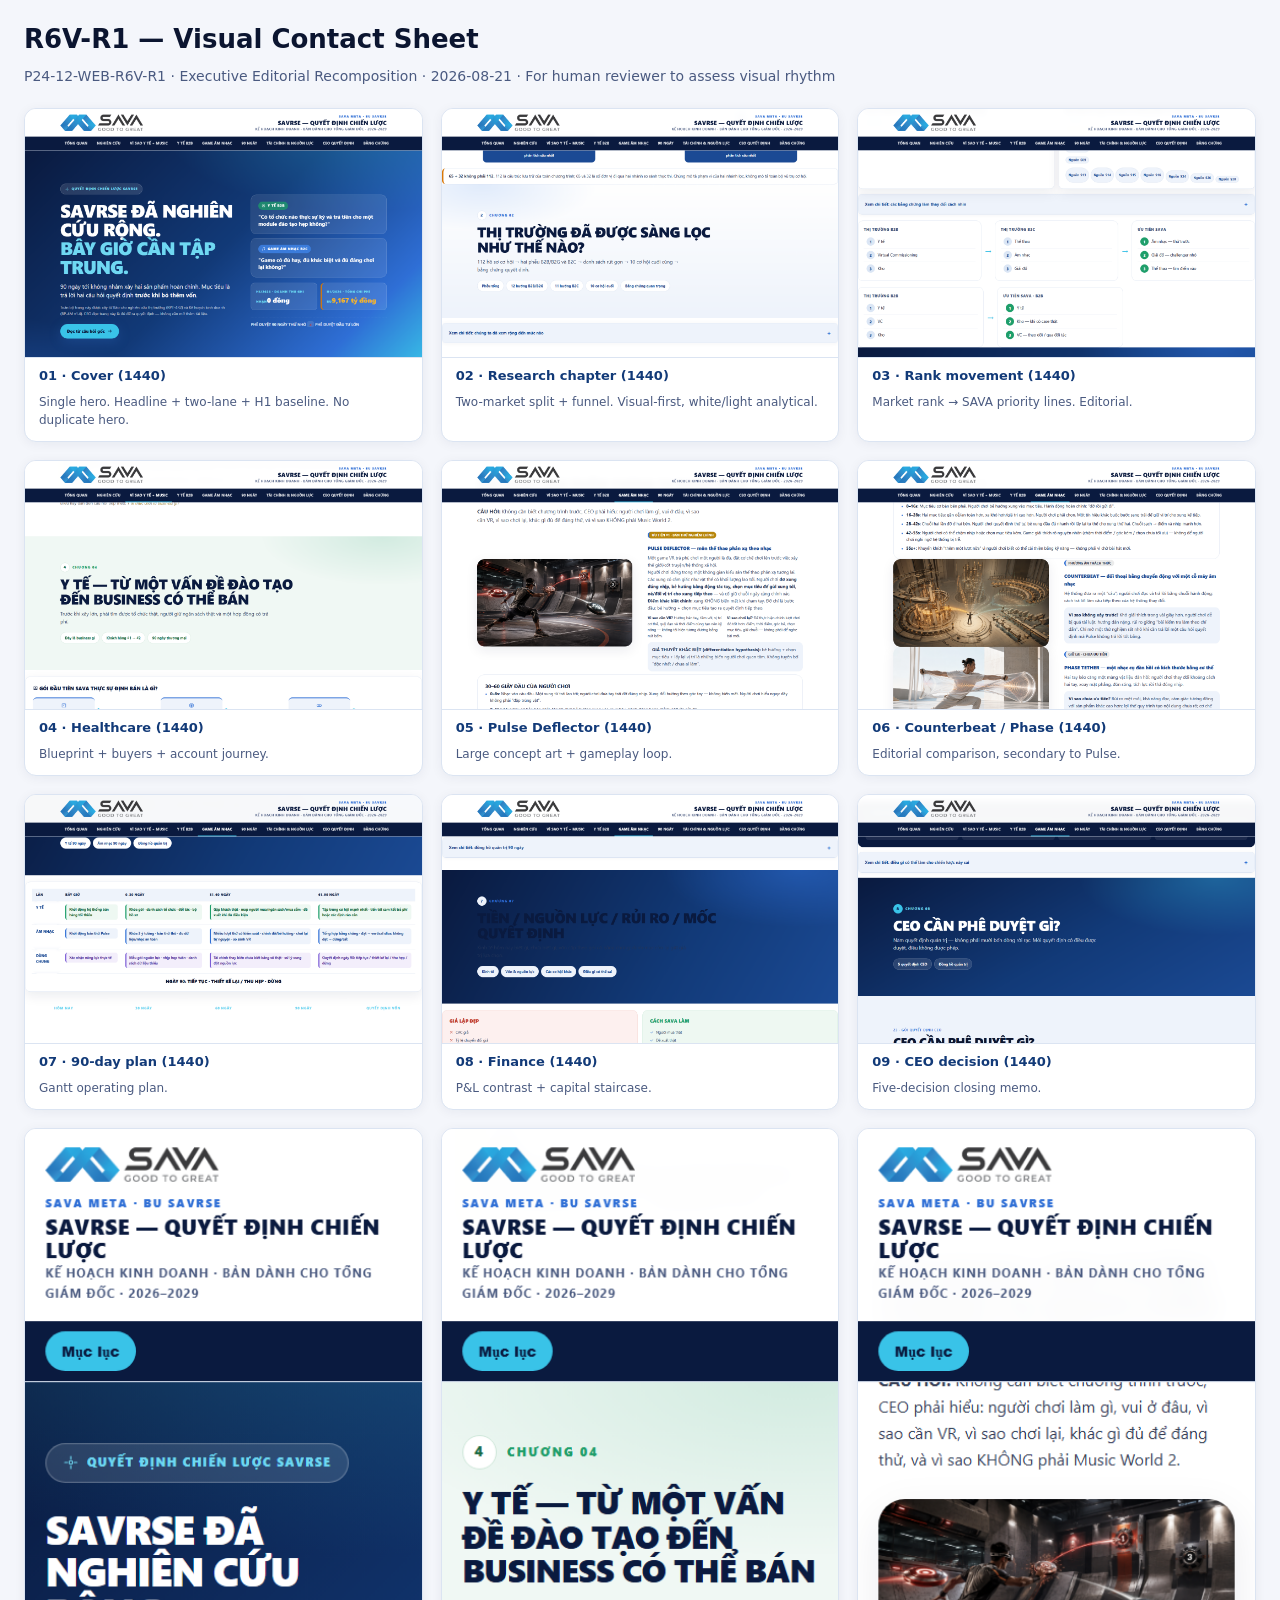
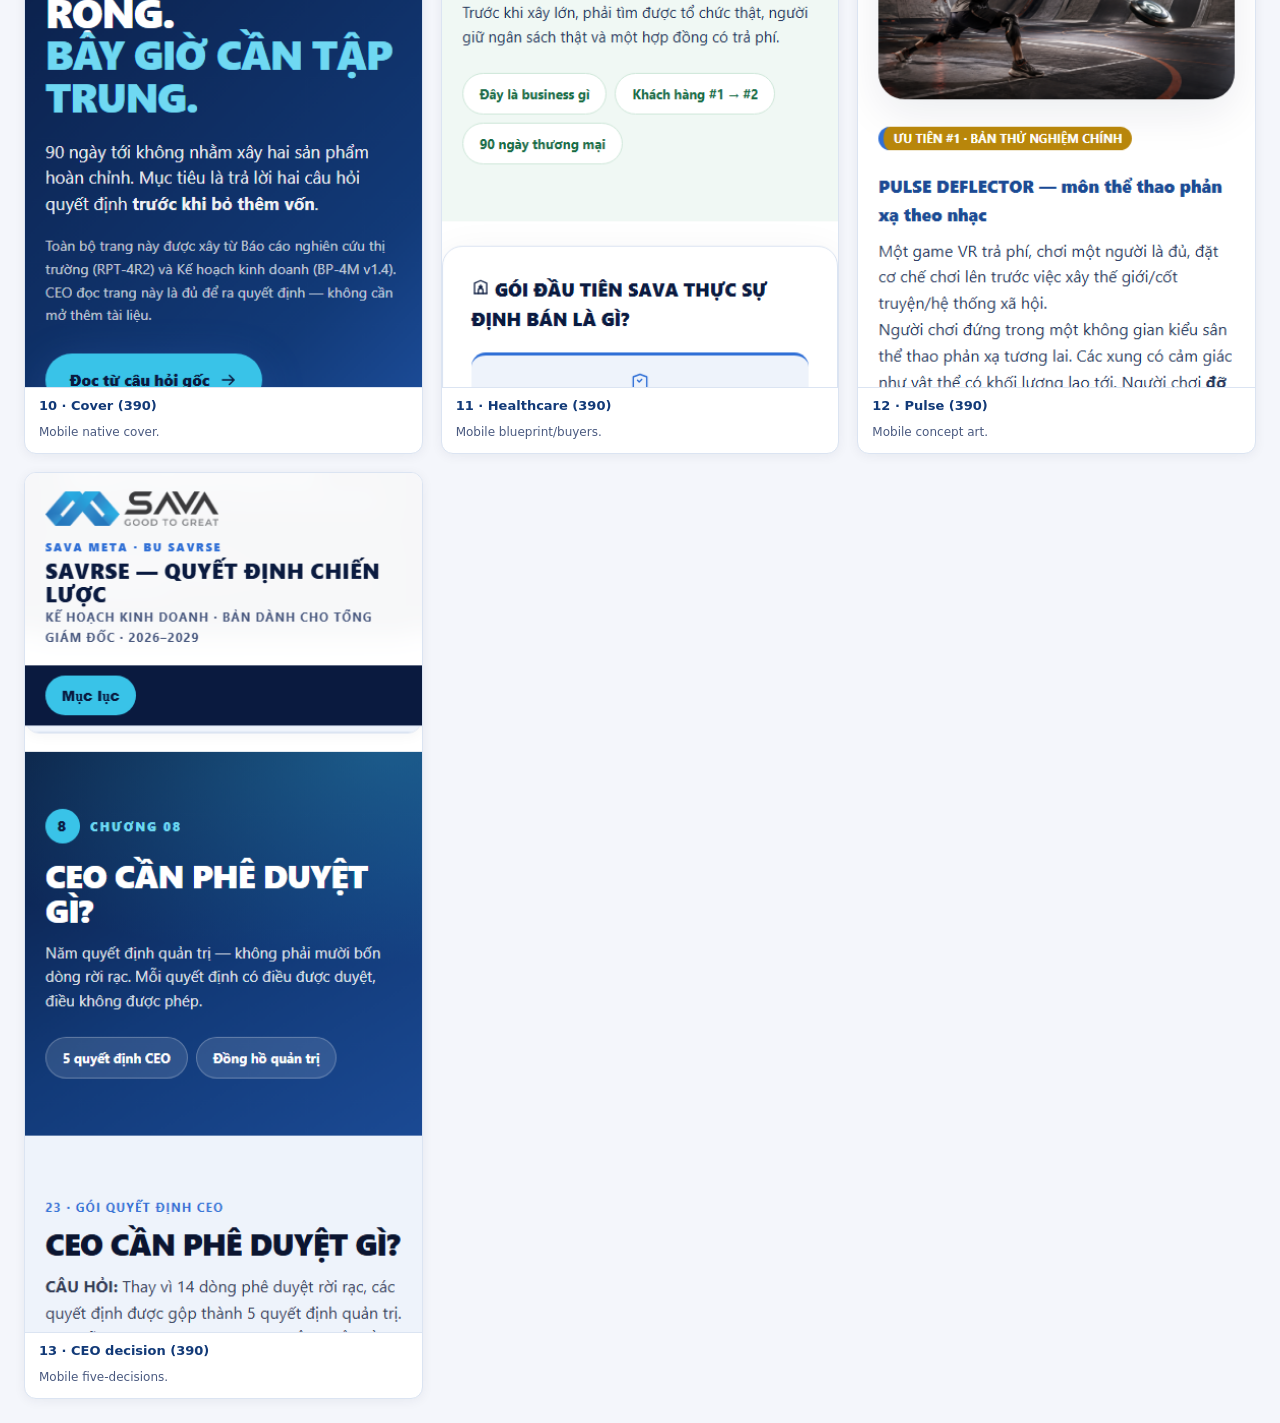
<file: qa/r6v-r1/R6V_R1_VISUAL_CONTACT_SHEET.html>
<!doctype html>
<html lang="vi">
<head>
<meta charset="utf-8">
<meta name="viewport" content="width=device-width,initial-scale=1">
<title>R6V-R1 Visual Contact Sheet</title>
<style>
  body { font-family: "Segoe UI", system-ui, sans-serif; background: #f4f6fb; color: #0b1530; margin: 0; padding: 24px; }
  h1 { font-size: 26px; margin: 0 0 6px; }
  .sub { color: #4a5a80; margin-bottom: 24px; font-size: 14px; }
  .grid { display: grid; grid-template-columns: repeat(auto-fill, minmax(340px, 1fr)); gap: 18px; }
  .card { background: #fff; border-radius: 12px; overflow: hidden; border: 1px solid #dbe4f2; box-shadow: 0 2px 12px rgba(10,26,63,0.06); }
  .card img { width: 100%; display: block; }
  .card .cap { padding: 10px 14px; font-size: 13px; font-weight: 700; color: #123a78; border-top: 1px solid #dbe4f2; }
  .card .qa { padding: 0 14px 12px; font-size: 12px; color: #4a5a80; line-height: 1.5; }
</style>
</head>
<body>
<h1>R6V-R1 — Visual Contact Sheet</h1>
<p class="sub">P24-12-WEB-R6V-R1 · Executive Editorial Recomposition · 2026-08-21 · For human reviewer to assess visual rhythm</p>
<div class="grid">
  <div class="card"><img src="screenshots/01-cover-1440.png" alt="Cover 1440"><div class="cap">01 · Cover (1440)</div><div class="qa">Single hero. Headline + two-lane + H1 baseline. No duplicate hero.</div></div>
  <div class="card"><img src="screenshots/02-research-1440.png" alt="Research 1440"><div class="cap">02 · Research chapter (1440)</div><div class="qa">Two-market split + funnel. Visual-first, white/light analytical.</div></div>
  <div class="card"><img src="screenshots/03-rank-1440.png" alt="Rank 1440"><div class="cap">03 · Rank movement (1440)</div><div class="qa">Market rank → SAVA priority lines. Editorial.</div></div>
  <div class="card"><img src="screenshots/04-healthcare-1440.png" alt="Healthcare 1440"><div class="cap">04 · Healthcare (1440)</div><div class="qa">Blueprint + buyers + account journey.</div></div>
  <div class="card"><img src="screenshots/05-pulse-1440.png" alt="Pulse 1440"><div class="cap">05 · Pulse Deflector (1440)</div><div class="qa">Large concept art + gameplay loop.</div></div>
  <div class="card"><img src="screenshots/06-counterbeat-phase-1440.png" alt="Counterbeat/Phase 1440"><div class="cap">06 · Counterbeat / Phase (1440)</div><div class="qa">Editorial comparison, secondary to Pulse.</div></div>
  <div class="card"><img src="screenshots/07-90day-1440.png" alt="90-day 1440"><div class="cap">07 · 90-day plan (1440)</div><div class="qa">Gantt operating plan.</div></div>
  <div class="card"><img src="screenshots/08-finance-1440.png" alt="Finance 1440"><div class="cap">08 · Finance (1440)</div><div class="qa">P&L contrast + capital staircase.</div></div>
  <div class="card"><img src="screenshots/09-ceo-decision-1440.png" alt="CEO decision 1440"><div class="cap">09 · CEO decision (1440)</div><div class="qa">Five-decision closing memo.</div></div>
  <div class="card"><img src="screenshots/10-cover-390.png" alt="Cover 390"><div class="cap">10 · Cover (390)</div><div class="qa">Mobile native cover.</div></div>
  <div class="card"><img src="screenshots/11-healthcare-390.png" alt="Healthcare 390"><div class="cap">11 · Healthcare (390)</div><div class="qa">Mobile blueprint/buyers.</div></div>
  <div class="card"><img src="screenshots/12-pulse-390.png" alt="Pulse 390"><div class="cap">12 · Pulse (390)</div><div class="qa">Mobile concept art.</div></div>
  <div class="card"><img src="screenshots/13-ceo-decision-390.png" alt="CEO decision 390"><div class="cap">13 · CEO decision (390)</div><div class="qa">Mobile five-decisions.</div></div>
</div>
</body>
</html>
</file>
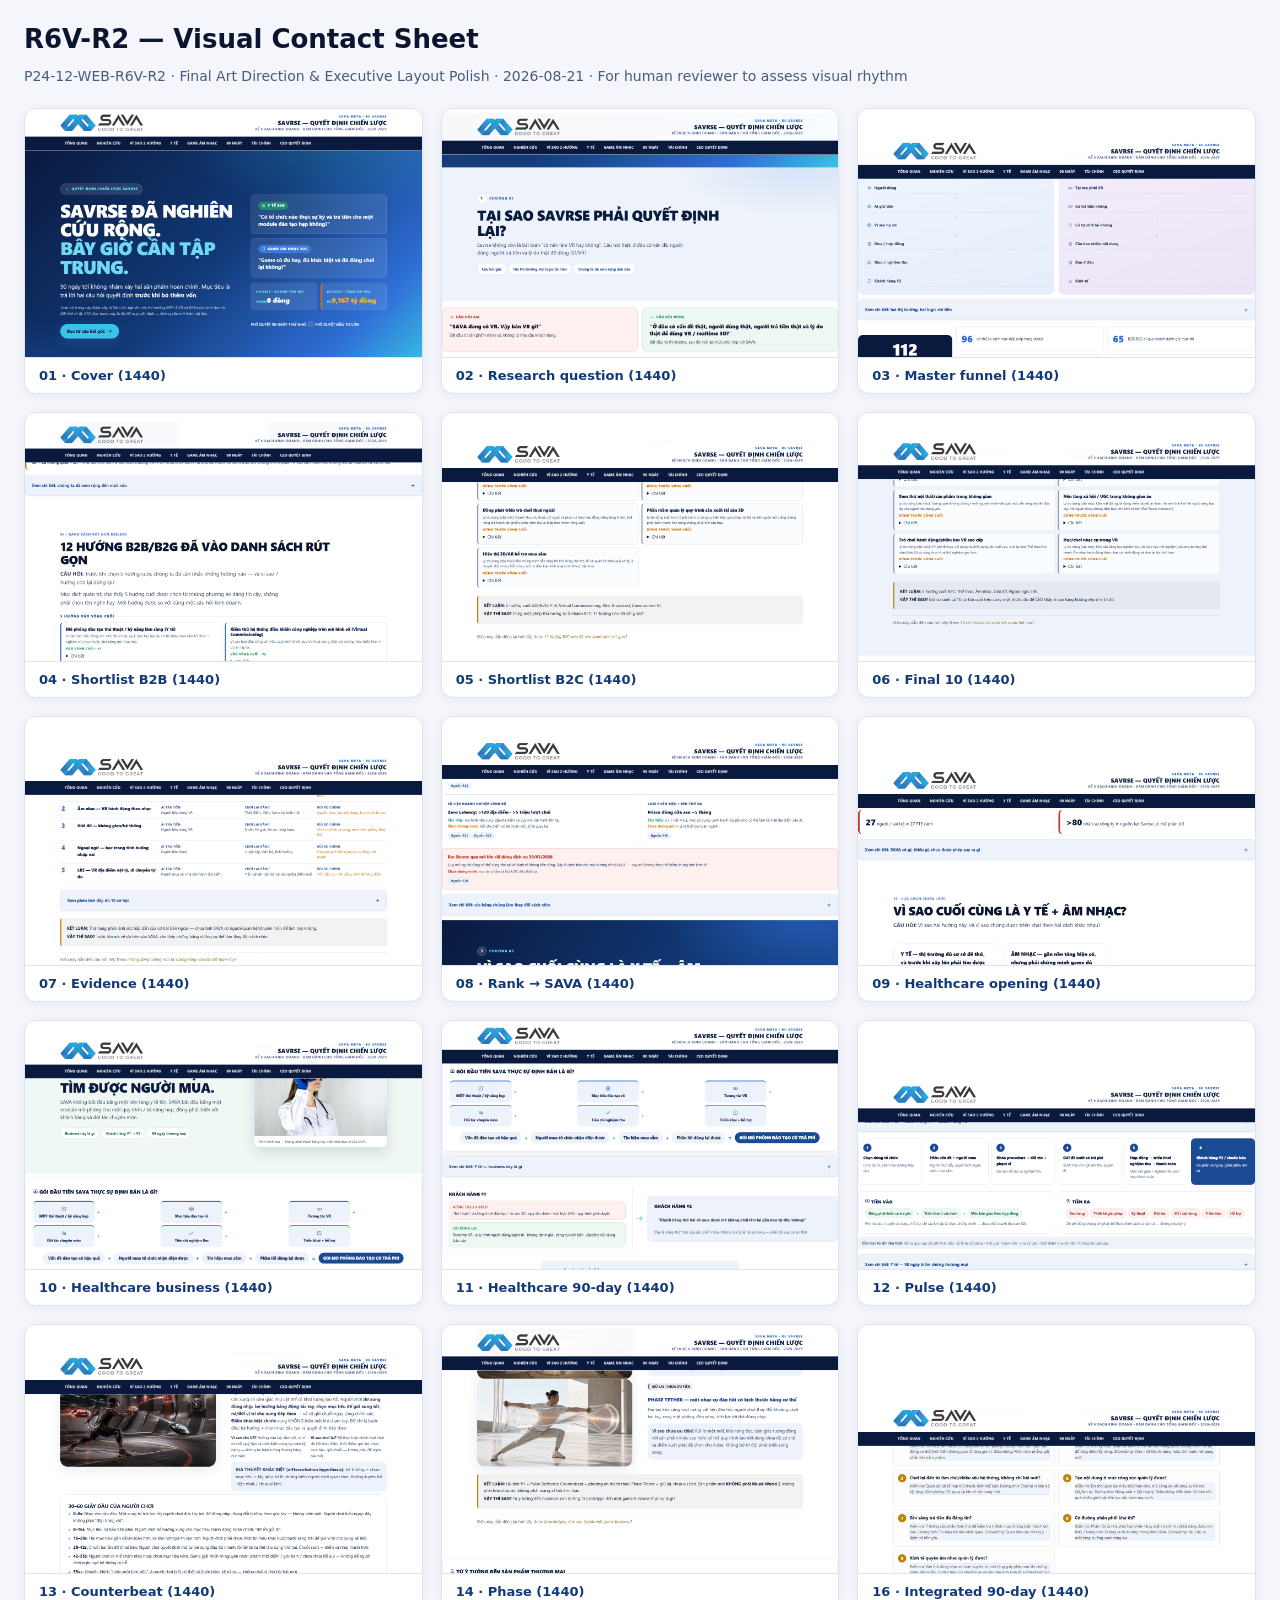
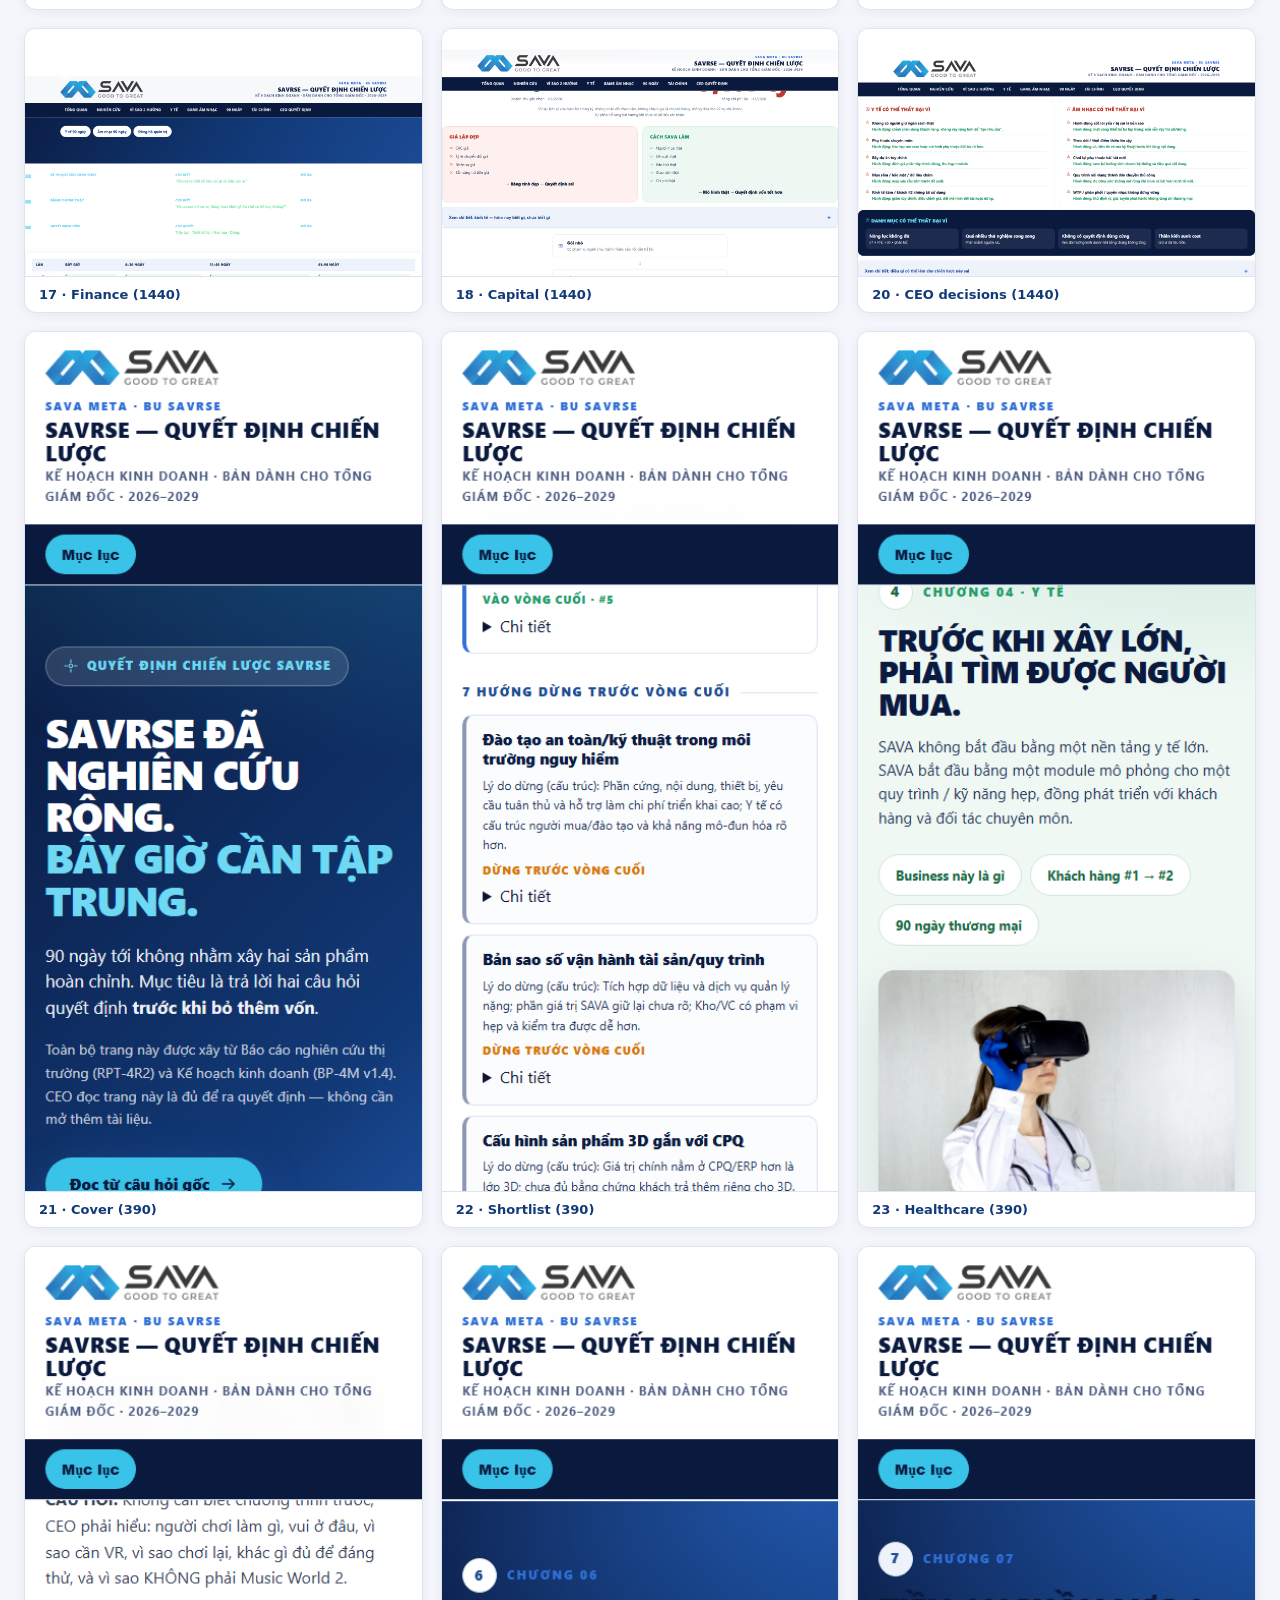
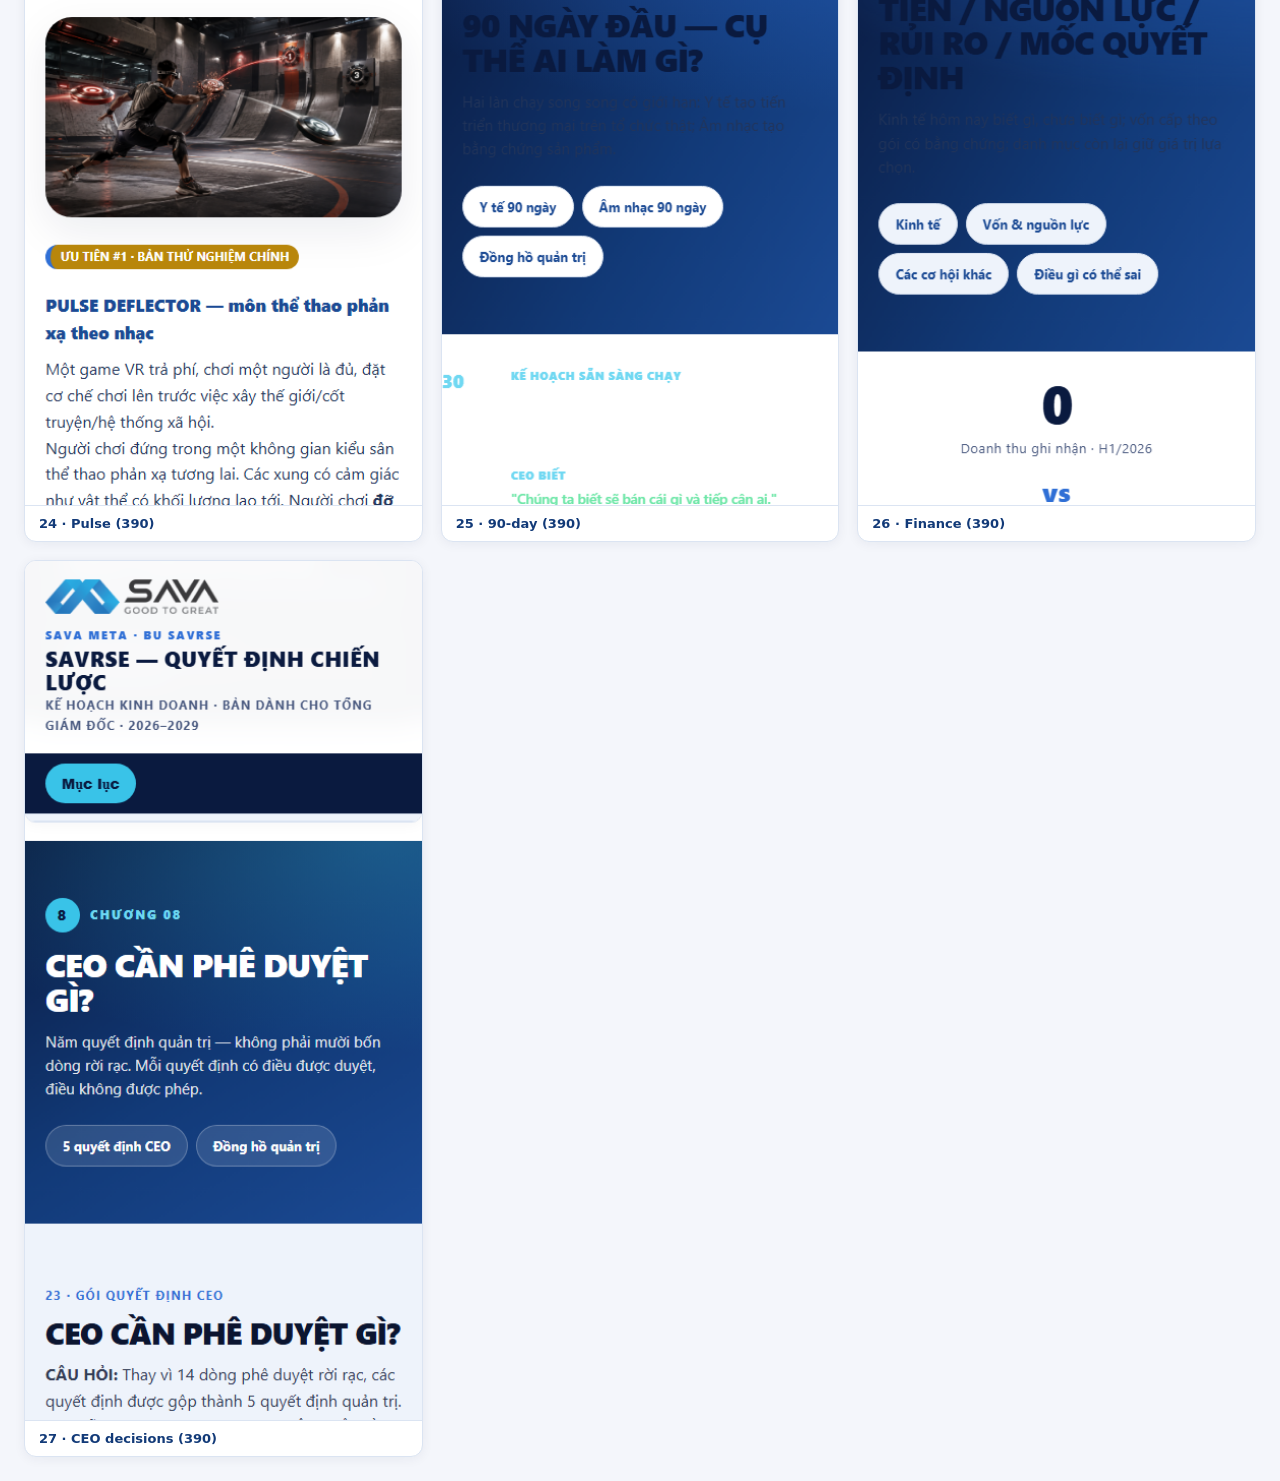
<file: qa/r6v-r2/R6V_R2_VISUAL_CONTACT_SHEET.html>
<!doctype html>
<html lang="vi">
<head>
<meta charset="utf-8">
<meta name="viewport" content="width=device-width,initial-scale=1">
<title>R6V-R2 Visual Contact Sheet</title>
<style>
  body { font-family: "Segoe UI", system-ui, sans-serif; background: #f4f6fb; color: #0b1530; margin: 0; padding: 24px; }
  h1 { font-size: 26px; margin: 0 0 6px; }
  .sub { color: #4a5a80; margin-bottom: 24px; font-size: 14px; }
  .grid { display: grid; grid-template-columns: repeat(auto-fill, minmax(340px, 1fr)); gap: 18px; }
  .card { background: #fff; border-radius: 12px; overflow: hidden; border: 1px solid #dbe4f2; box-shadow: 0 2px 12px rgba(10,26,63,0.06); }
  .card img { width: 100%; display: block; }
  .card .cap { padding: 10px 14px; font-size: 13px; font-weight: 700; color: #123a78; border-top: 1px solid #dbe4f2; }
</style>
</head>
<body>
<h1>R6V-R2 — Visual Contact Sheet</h1>
<p class="sub">P24-12-WEB-R6V-R2 · Final Art Direction &amp; Executive Layout Polish · 2026-08-21 · For human reviewer to assess visual rhythm</p>
<div class="grid">
  <div class="card"><img src="screenshots/01-cover-1440.png" alt="Cover"><div class="cap">01 · Cover (1440)</div></div>
  <div class="card"><img src="screenshots/02-research-question-1440.png" alt="Research question"><div class="cap">02 · Research question (1440)</div></div>
  <div class="card"><img src="screenshots/03-funnel-1440.png" alt="Funnel"><div class="cap">03 · Master funnel (1440)</div></div>
  <div class="card"><img src="screenshots/04-shortlist-b2b-1440.png" alt="B2B shortlist"><div class="cap">04 · Shortlist B2B (1440)</div></div>
  <div class="card"><img src="screenshots/05-shortlist-b2c-1440.png" alt="B2C shortlist"><div class="cap">05 · Shortlist B2C (1440)</div></div>
  <div class="card"><img src="screenshots/06-final10-1440.png" alt="Final 10"><div class="cap">06 · Final 10 (1440)</div></div>
  <div class="card"><img src="screenshots/07-evidence-1440.png" alt="Evidence"><div class="cap">07 · Evidence (1440)</div></div>
  <div class="card"><img src="screenshots/08-rank-sava-1440.png" alt="Rank vs SAVA"><div class="cap">08 · Rank → SAVA (1440)</div></div>
  <div class="card"><img src="screenshots/09-healthcare-open-1440.png" alt="Healthcare open"><div class="cap">09 · Healthcare opening (1440)</div></div>
  <div class="card"><img src="screenshots/10-healthcare-business-1440.png" alt="Healthcare business"><div class="cap">10 · Healthcare business (1440)</div></div>
  <div class="card"><img src="screenshots/11-healthcare-90day-1440.png" alt="Healthcare 90-day"><div class="cap">11 · Healthcare 90-day (1440)</div></div>
  <div class="card"><img src="screenshots/12-pulse-1440.png" alt="Pulse"><div class="cap">12 · Pulse (1440)</div></div>
  <div class="card"><img src="screenshots/13-counterbeat-1440.png" alt="Counterbeat"><div class="cap">13 · Counterbeat (1440)</div></div>
  <div class="card"><img src="screenshots/14-phase-1440.png" alt="Phase"><div class="cap">14 · Phase (1440)</div></div>
  <div class="card"><img src="screenshots/16-integrated-90day-1440.png" alt="Integrated 90-day"><div class="cap">16 · Integrated 90-day (1440)</div></div>
  <div class="card"><img src="screenshots/17-finance-1440.png" alt="Finance"><div class="cap">17 · Finance (1440)</div></div>
  <div class="card"><img src="screenshots/18-capital-1440.png" alt="Capital"><div class="cap">18 · Capital (1440)</div></div>
  <div class="card"><img src="screenshots/20-ceo-decisions-1440.png" alt="CEO decisions"><div class="cap">20 · CEO decisions (1440)</div></div>
  <div class="card"><img src="screenshots/21-cover-390.png" alt="Cover mobile"><div class="cap">21 · Cover (390)</div></div>
  <div class="card"><img src="screenshots/22-shortlist-390.png" alt="Shortlist mobile"><div class="cap">22 · Shortlist (390)</div></div>
  <div class="card"><img src="screenshots/23-healthcare-390.png" alt="Healthcare mobile"><div class="cap">23 · Healthcare (390)</div></div>
  <div class="card"><img src="screenshots/24-pulse-390.png" alt="Pulse mobile"><div class="cap">24 · Pulse (390)</div></div>
  <div class="card"><img src="screenshots/25-90day-390.png" alt="90day mobile"><div class="cap">25 · 90-day (390)</div></div>
  <div class="card"><img src="screenshots/26-finance-390.png" alt="Finance mobile"><div class="cap">26 · Finance (390)</div></div>
  <div class="card"><img src="screenshots/27-ceo-decisions-390.png" alt="CEO decisions mobile"><div class="cap">27 · CEO decisions (390)</div></div>
</div>
</body>
</html>
</file>
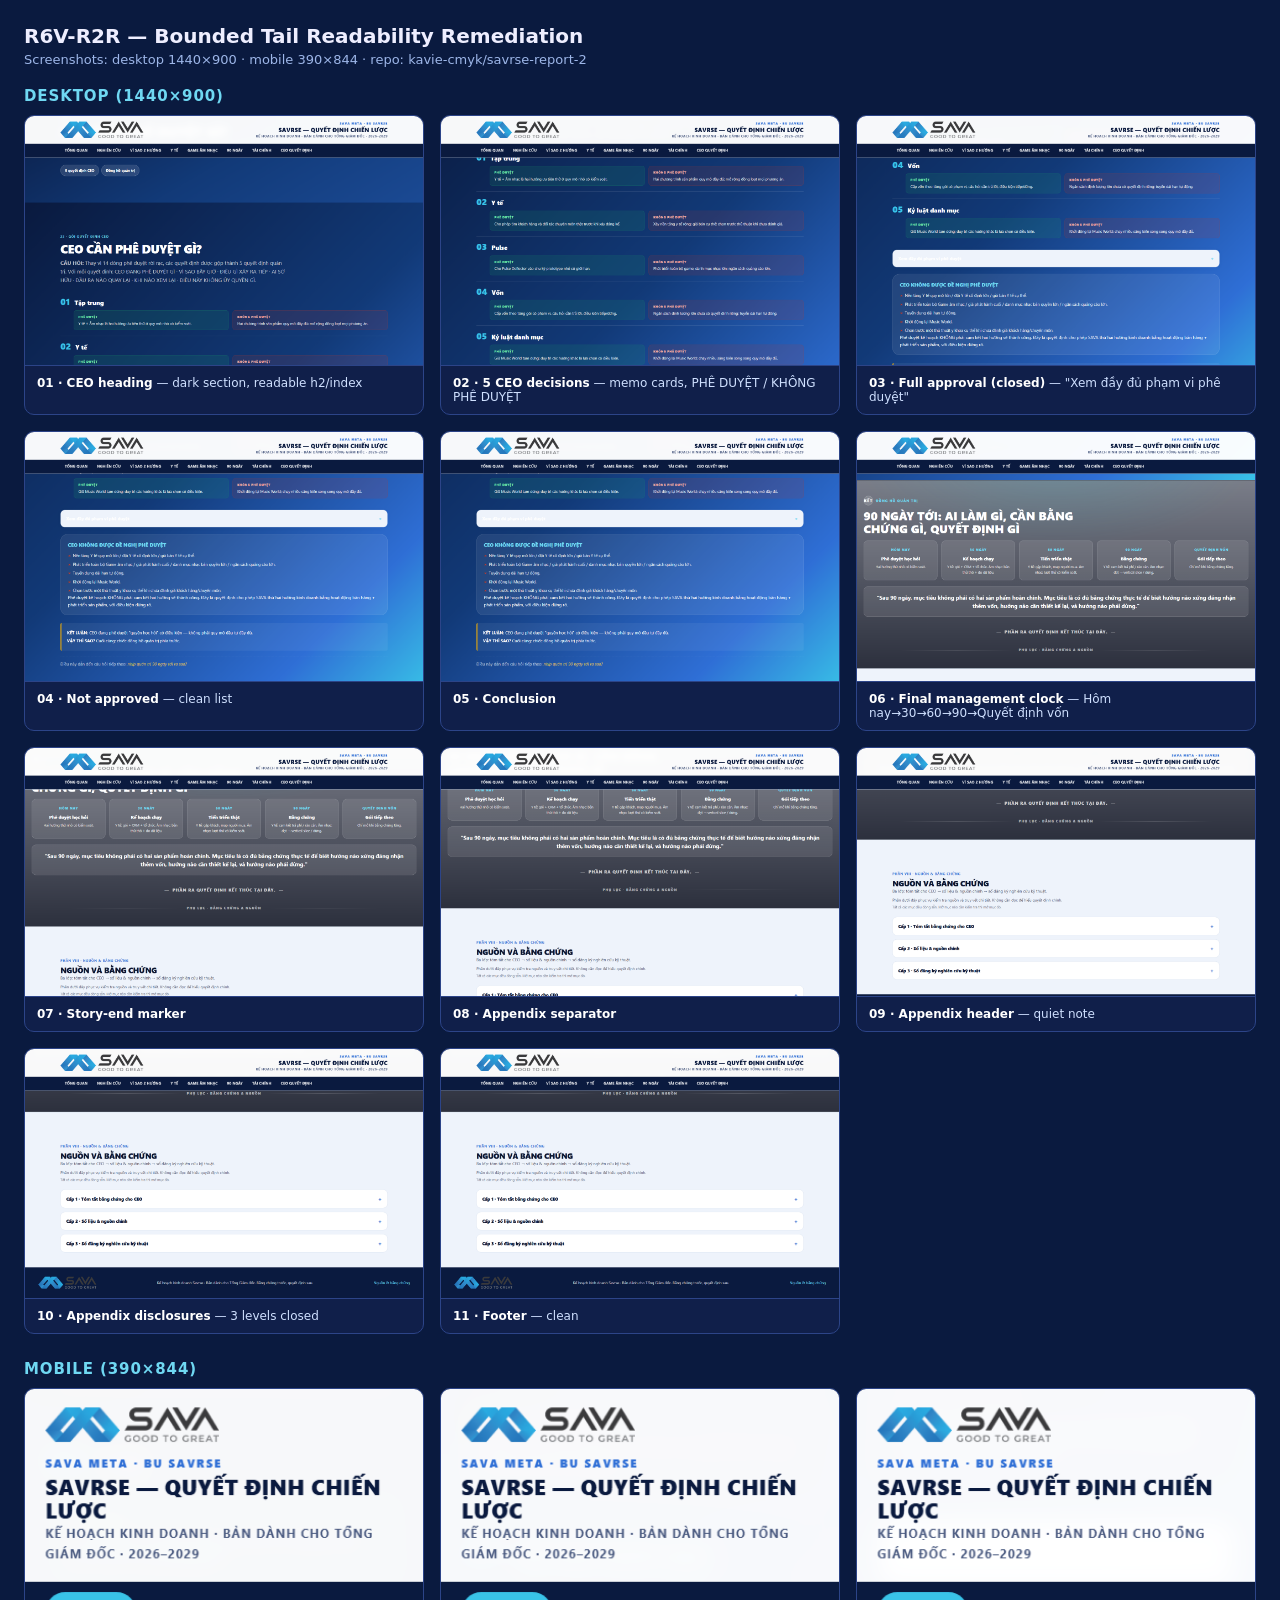
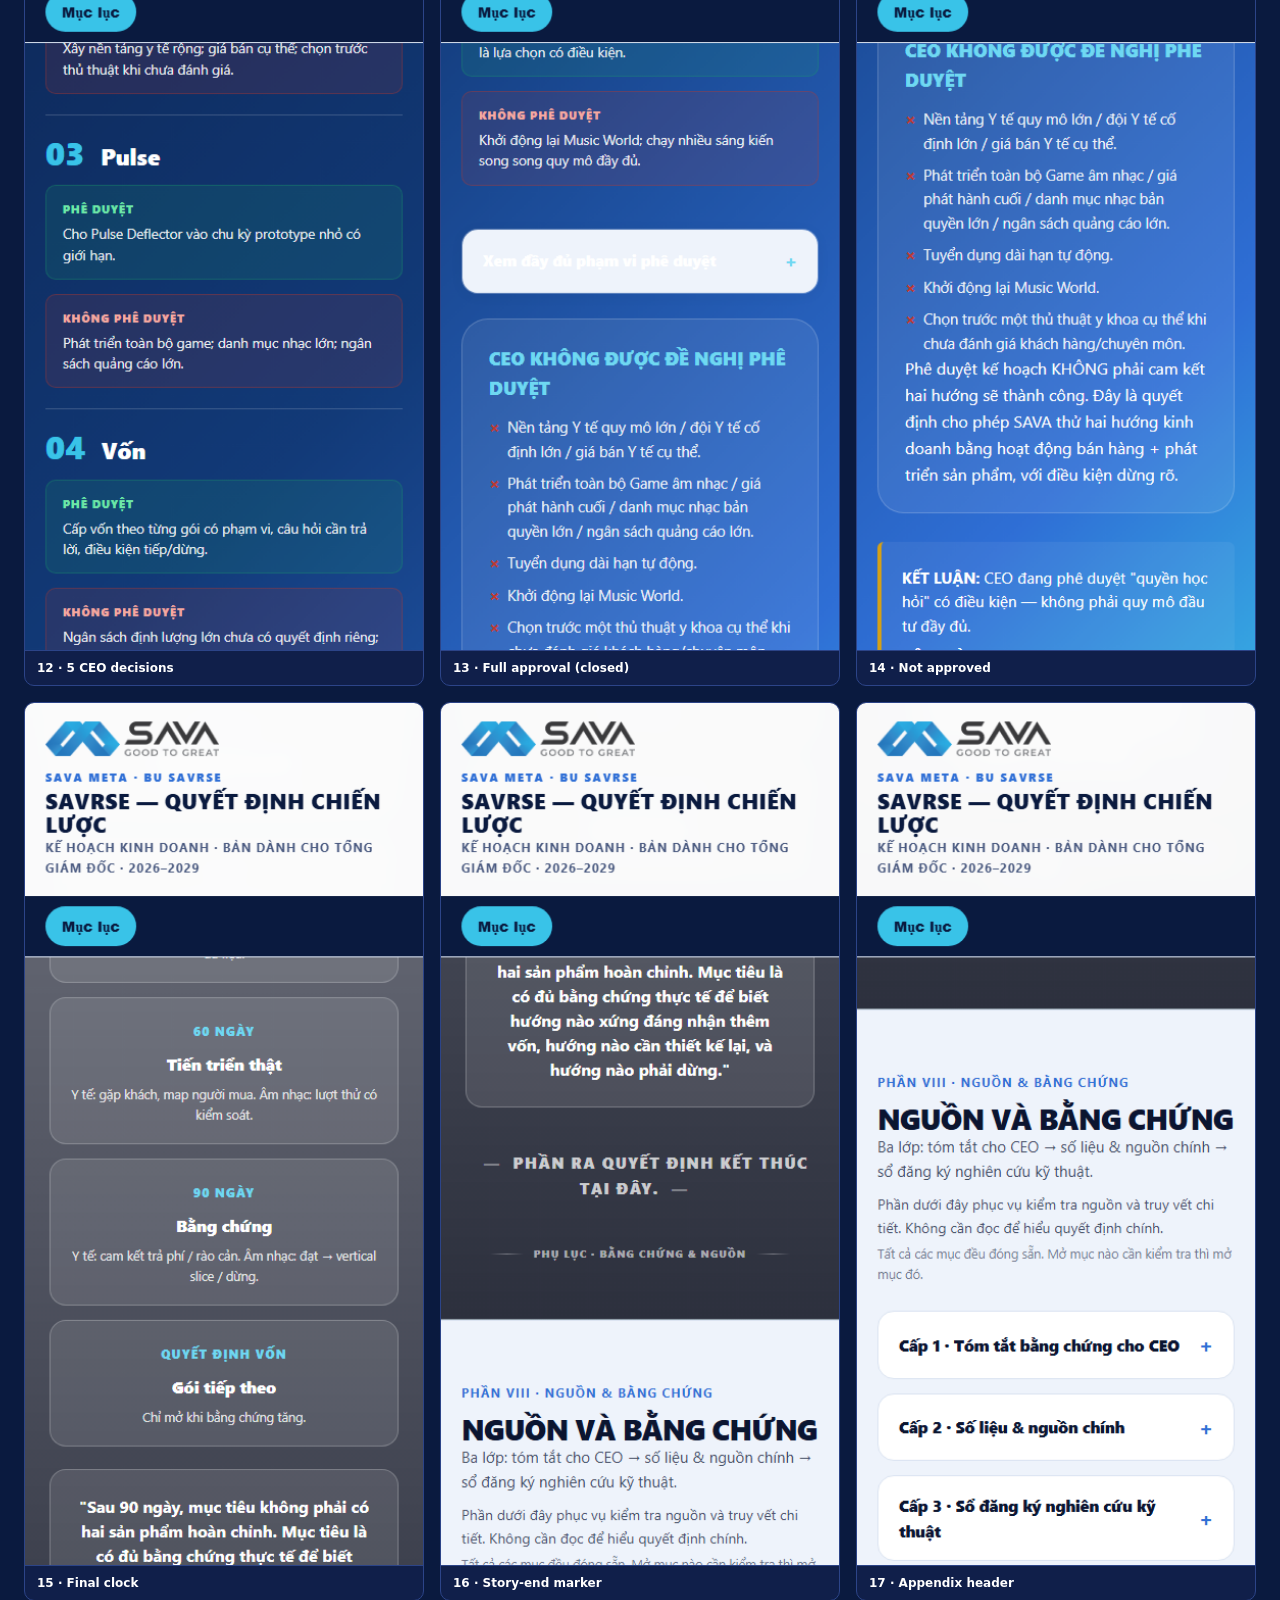
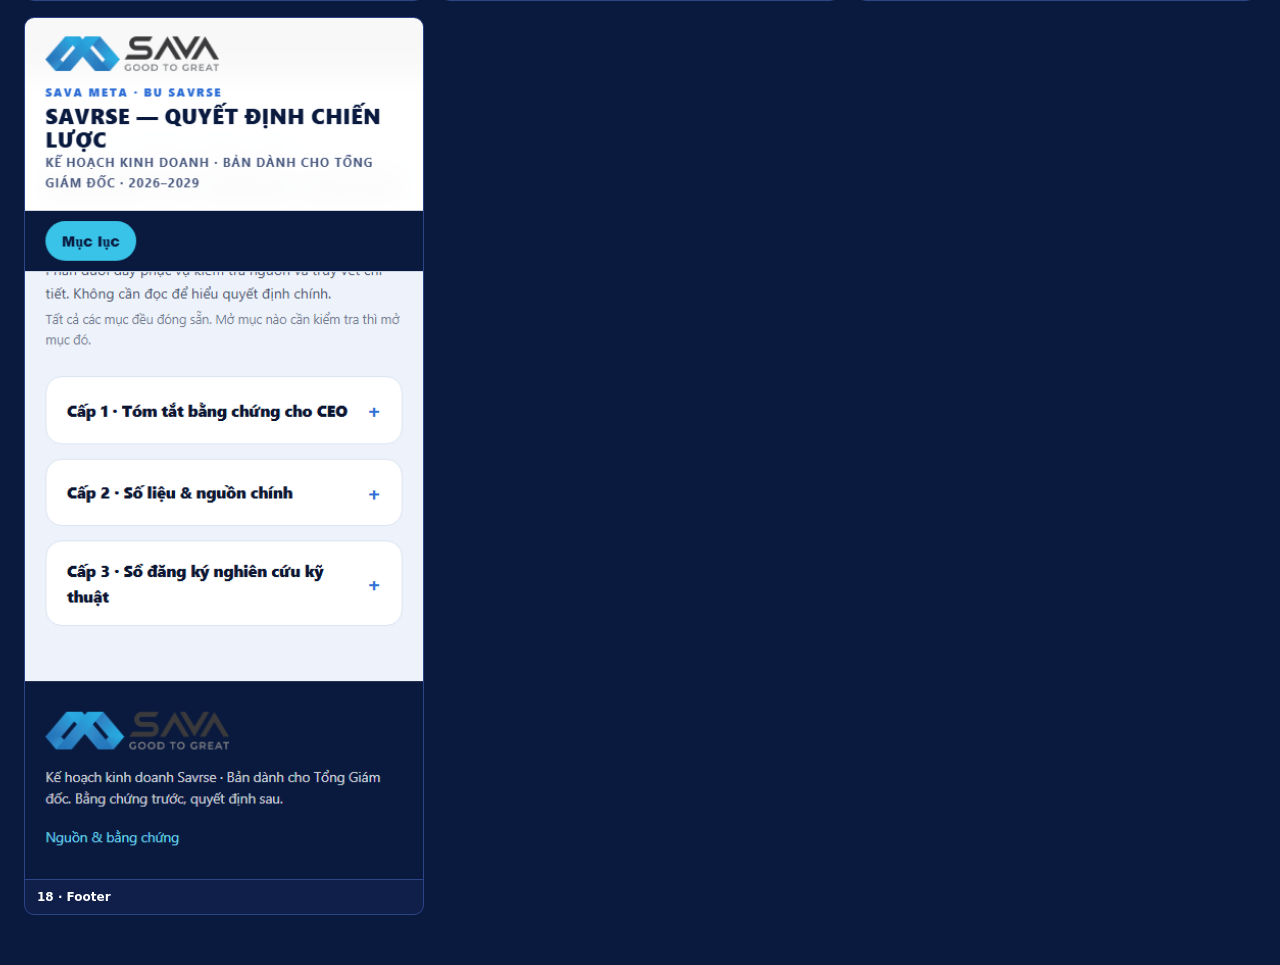
<file: qa/r6v-r2r/R6V_R2R_TAIL_CONTACT_SHEET.html>
<!DOCTYPE html>
<html lang="vi">
<head>
<meta charset="utf-8">
<meta name="viewport" content="width=device-width, initial-scale=1">
<title>R6V-R2R — Tail Contact Sheet</title>
<style>
  body { font-family: system-ui, sans-serif; background: #0a1a3f; color: #eef; margin: 0; padding: 24px; }
  h1 { font-size: 20px; margin: 0 0 4px; }
  .sub { color: #9db6e8; font-size: 13px; margin-bottom: 20px; }
  .grid { display: grid; grid-template-columns: repeat(auto-fill, minmax(340px, 1fr)); gap: 16px; }
  .card { background: #101f4a; border: 1px solid #2c4488; border-radius: 10px; overflow: hidden; }
  .card img { width: 100%; display: block; border-bottom: 1px solid #2c4488; }
  .cap { padding: 10px 12px; font-size: 12px; color: #cfe0ff; }
  .cap b { color: #fff; }
  section { margin-bottom: 26px; }
  h2 { font-size: 15px; color: #6fd8f2; text-transform: uppercase; letter-spacing: .06em; margin: 0 0 10px; }
</style>
</head>
<body>
<h1>R6V-R2R — Bounded Tail Readability Remediation</h1>
<div class="sub">Screenshots: desktop 1440×900 · mobile 390×844 · repo: kavie-cmyk/savrse-report-2</div>

<section>
<h2>Desktop (1440×900)</h2>
<div class="grid">
  <div class="card"><img src="screenshots/desktop-01-ceo-heading.png" alt=""><div class="cap"><b>01 · CEO heading</b> — dark section, readable h2/index</div></div>
  <div class="card"><img src="screenshots/desktop-02-ceo-five-decisions.png" alt=""><div class="cap"><b>02 · 5 CEO decisions</b> — memo cards, PHÊ DUYỆT / KHÔNG PHÊ DUYỆT</div></div>
  <div class="card"><img src="screenshots/desktop-03-ceo-full-detail-closed.png" alt=""><div class="cap"><b>03 · Full approval (closed)</b> — "Xem đầy đủ phạm vi phê duyệt"</div></div>
  <div class="card"><img src="screenshots/desktop-04-ceo-not-approved.png" alt=""><div class="cap"><b>04 · Not approved</b> — clean list</div></div>
  <div class="card"><img src="screenshots/desktop-05-ceo-conclusion.png" alt=""><div class="cap"><b>05 · Conclusion</b></div></div>
  <div class="card"><img src="screenshots/desktop-06-final-clock.png" alt=""><div class="cap"><b>06 · Final management clock</b> — Hôm nay→30→60→90→Quyết định vốn</div></div>
  <div class="card"><img src="screenshots/desktop-07-story-end.png" alt=""><div class="cap"><b>07 · Story-end marker</b></div></div>
  <div class="card"><img src="screenshots/desktop-08-appendix-separator.png" alt=""><div class="cap"><b>08 · Appendix separator</b></div></div>
  <div class="card"><img src="screenshots/desktop-09-appendix-header.png" alt=""><div class="cap"><b>09 · Appendix header</b> — quiet note</div></div>
  <div class="card"><img src="screenshots/desktop-10-appendix-disclosures.png" alt=""><div class="cap"><b>10 · Appendix disclosures</b> — 3 levels closed</div></div>
  <div class="card"><img src="screenshots/desktop-11-page-footer.png" alt=""><div class="cap"><b>11 · Footer</b> — clean</div></div>
</div>
</section>

<section>
<h2>Mobile (390×844)</h2>
<div class="grid">
  <div class="card"><img src="screenshots/mobile-12-ceo-five-decisions.png" alt=""><div class="cap"><b>12 · 5 CEO decisions</b></div></div>
  <div class="card"><img src="screenshots/mobile-13-ceo-full-detail-closed.png" alt=""><div class="cap"><b>13 · Full approval (closed)</b></div></div>
  <div class="card"><img src="screenshots/mobile-14-ceo-not-approved.png" alt=""><div class="cap"><b>14 · Not approved</b></div></div>
  <div class="card"><img src="screenshots/mobile-15-final-clock.png" alt=""><div class="cap"><b>15 · Final clock</b></div></div>
  <div class="card"><img src="screenshots/mobile-16-story-end.png" alt=""><div class="cap"><b>16 · Story-end marker</b></div></div>
  <div class="card"><img src="screenshots/mobile-17-appendix-header.png" alt=""><div class="cap"><b>17 · Appendix header</b></div></div>
  <div class="card"><img src="screenshots/mobile-18-footer.png" alt=""><div class="cap"><b>18 · Footer</b></div></div>
</div>
</section>

</body>
</html>
</file>
<file: styles.css>
/* ============================================================
   Savrse — Business Plan · Bản dành cho Tổng Giám đốc
   P24-12-WEB-BP-R5 — Full research→decision→business-plan CEO website
   SAVA brand: navy/royal/electric blue/cyan/white
   ============================================================ */
:root {
  --navy-900: #0a1a3f;
  --navy-800: #0f2450;
  --royal-700: #123a78;
  --royal-600: #1b4a94;
  --royal-500: #2358b0;
  --electric-500: #2f6fd6;
  --electric-400: #3d84ea;
  --cyan-400: #39c3e8;
  --cyan-300: #6fd8f2;
  --lav-200: #dbe6f5;
  --lav-100: #eef3fb;
  --white: #ffffff;
  --ink-900: #0b1530;
  --ink-700: #23355a;
  --ink-500: #4a5a80;
  --ink-300: #8b97b5;
  --line: #dbe4f2;
  --ok: #1e9e6a;
  --warn: #d97706;
  --danger: #c0392b;
  --radius-lg: 26px;
  --radius-md: 16px;
  --radius-sm: 10px;
  --max: 1280px;
  --shadow-soft: 0 14px 44px rgba(10, 26, 63, 0.08);
  --shadow-glow: 0 12px 46px rgba(63, 132, 234, 0.24);
  --grad-hero: linear-gradient(135deg, #0a1a3f 0%, #123a78 48%, #2f6fd6 82%, #39c3e8 100%);
  --font: "Segoe UI", system-ui, -apple-system, "Helvetica Neue", Arial, sans-serif;
}
* { box-sizing: border-box; margin: 0; padding: 0; }
html { scroll-behavior: smooth; scroll-padding-top: 130px; }
body { font-family: var(--font); color: var(--ink-900); background: var(--white); line-height: 1.62; -webkit-font-smoothing: antialiased; overflow-x: hidden; }
img, svg { max-width: 100%; display: block; }
a { color: var(--electric-500); text-decoration: none; }
a:hover { text-decoration: underline; }
:focus-visible { outline: 3px solid var(--cyan-400); outline-offset: 2px; border-radius: 6px; }
.skip-link { position: absolute; left: -9999px; top: 0; background: var(--royal-600); color: #fff; padding: 10px 16px; border-radius: 0 0 12px 0; z-index: 200; font-weight: 600; }
.skip-link:focus { left: 0; }

.shell { max-width: var(--max); margin: 0 auto; padding: 0 clamp(20px, 4vw, 48px); min-width: 0; }
main { display: block; }

/* ---------- Corporate masthead (logo-first, large) ---------- */
.topbar { position: sticky; top: 0; z-index: 120; display: flex; align-items: center; gap: 28px; padding: 16px clamp(20px, 4vw, 48px); background: rgba(255,255,255,0.96); backdrop-filter: blur(12px); border-bottom: 1px solid var(--line); min-width: 0; overflow: hidden; }
.brand { display: inline-flex; align-items: center; flex: 0 0 auto; }
.brand img { width: 300px; height: auto; max-width: none; }
.brand:hover { text-decoration: none; }
.topline { margin-left: auto; display: flex; flex-direction: column; align-items: flex-end; gap: 1px; }
.topline .report-title { font-weight: 800; color: var(--navy-900); font-size: 15px; letter-spacing: 0.04em; }
.topline .report-sub { font-size: 12px; color: var(--ink-500); letter-spacing: 0.06em; text-transform: uppercase; }
#nav-toggle { display: none; flex: 0 0 auto; min-height: 44px; align-items: center; gap: 8px; border: 1px solid var(--line); border-radius: 12px; background: #fff; padding: 8px 14px; font-weight: 600; color: var(--navy-900); cursor: pointer; font-size: 14px; }

/* ---------- Anchor nav ---------- */
.anchor-nav { position: sticky; top: 124px; z-index: 100; display: flex; gap: 4px; overflow-x: auto; padding: 10px clamp(20px, 4vw, 48px); background: rgba(238,243,251,0.96); backdrop-filter: blur(8px); border-bottom: 1px solid var(--line); scrollbar-width: thin; }
.anchor-nav a { white-space: nowrap; padding: 8px 14px; border-radius: 999px; color: var(--ink-700); font-size: 13px; font-weight: 700; letter-spacing: 0.02em; }
.anchor-nav a:hover { background: #fff; text-decoration: none; box-shadow: var(--shadow-soft); }
.anchor-nav a.is-active { background: var(--royal-600); color: #fff; }

/* ---------- Sections ---------- */
.site-section { padding: clamp(64px, 8vw, 108px) 0; }
.site-section.dark { background: var(--grad-hero); color: #fff; }
.site-section.light { background: var(--white); color: var(--ink-900); }
.site-section.mist { background: var(--lav-100); color: var(--ink-900); }
.section-header { margin-bottom: 26px; max-width: 980px; }
.section-index { display: inline-block; font-size: 12px; font-weight: 800; letter-spacing: 0.14em; color: var(--electric-500); text-transform: uppercase; margin-bottom: 10px; }
.site-section.dark .section-index { color: var(--cyan-300); }
.section-header h1, .section-header h2 { font-size: clamp(30px, 4vw, 44px); line-height: 1.08; font-weight: 800; letter-spacing: -0.02em; }
.management-question { margin-top: 12px; font-size: clamp(16px, 2vw, 19px); opacity: 0.82; max-width: 820px; }
.site-section.dark .management-question { color: rgba(255,255,255,0.88); }

/* ---------- Hero ---------- */
.hero-section { padding-bottom: clamp(80px, 10vw, 130px); }
.hero { display: grid; grid-template-columns: 1.15fr 0.85fr; gap: clamp(28px, 5vw, 68px); align-items: center; }
.hero-eyebrow { display: inline-flex; align-items: center; gap: 8px; background: rgba(255,255,255,0.12); border: 1px solid rgba(255,255,255,0.25); color: var(--cyan-300); font-weight: 700; font-size: 12px; letter-spacing: 0.08em; padding: 9px 16px; border-radius: 999px; margin-bottom: 22px; }
.hero h1 { font-size: clamp(36px, 5.2vw, 62px); line-height: 1.04; font-weight: 800; letter-spacing: -0.025em; }
.hero-lead { margin-top: 20px; font-size: clamp(17px, 2.2vw, 21px); color: #fff; }
.hero-lead strong { color: var(--cyan-300); }
.hero-sub { margin-top: 14px; font-size: clamp(15px, 1.8vw, 17.5px); opacity: 0.92; max-width: 600px; }
.hero-two { margin-top: 22px; display: grid; grid-template-columns: 1fr 1fr; gap: 14px; }
.ht-card { background: rgba(255,255,255,0.09); border: 1px solid rgba(255,255,255,0.22); border-radius: var(--radius-md); padding: 18px; display: flex; flex-direction: column; gap: 8px; }
.ht-tag { align-self: flex-start; font-weight: 800; font-size: 11px; letter-spacing: 0.1em; padding: 4px 10px; border-radius: 999px; background: rgba(255,255,255,0.16); }
.ht-card.hc .ht-tag { background: rgba(30,158,106,0.4); color: #fff; }
.ht-card.mu .ht-tag { background: rgba(63,132,234,0.45); color: #fff; }
.ht-card p { font-size: 14px; opacity: 0.9; }
.hero-note { margin-top: 16px; font-size: 13.5px; opacity: 0.75; }
.hero-action { margin-top: 24px; display: inline-flex; align-items: center; gap: 12px; background: var(--cyan-400); color: var(--navy-900); font-weight: 800; font-size: 15.5px; padding: 14px 24px; border-radius: 999px; box-shadow: var(--shadow-glow); border: none; cursor: pointer; }
.hero-action:hover { background: var(--cyan-300); text-decoration: none; }
.hero-facts { display: flex; flex-direction: column; gap: 14px; }
.fact-big { background: rgba(255,255,255,0.09); border: 1px solid rgba(255,255,255,0.22); border-radius: var(--radius-lg); padding: 22px 24px; display: flex; flex-direction: column; gap: 4px; }
.fact-big.warn { border-left: 6px solid var(--warn); }
.fk { font-size: 11px; font-weight: 800; letter-spacing: 0.12em; color: var(--cyan-300); text-transform: uppercase; }
.fv { font-size: 30px; font-weight: 800; color: #fff; }
.fact-big.warn .fv { color: #f0b429; }
.fact-caveat { margin-top: 8px; font-size: 12.5px; opacity: 0.7; }

/* ---------- Research logic ---------- */
.research-logic { display: grid; grid-template-columns: repeat(7, 1fr); gap: 8px; align-items: stretch; }
.logic-step { background: #fff; border: 1px solid var(--line); border-radius: var(--radius-md); padding: 16px; display: flex; flex-direction: column; gap: 8px; }
.logic-step span { width: 28px; height: 28px; border-radius: 50%; background: var(--royal-600); color: #fff; font-weight: 800; display: flex; align-items: center; justify-content: center; font-size: 13px; }
.logic-step.final span { background: var(--ok); }
.logic-step p { font-size: 12.5px; color: var(--ink-700); }
.logic-step p strong { display: block; font-size: 13px; }
.logic-arrow { display: flex; align-items: center; color: var(--cyan-400); font-weight: 800; }

/* ---------- Universe ---------- */
.universe-block { display: grid; grid-template-columns: auto 1fr; gap: 28px; align-items: center; }
.univ-num { text-align: center; }
.univ-num .big { font-size: 72px; font-weight: 800; color: var(--royal-600); line-height: 1; }
.univ-num p { font-size: 14px; color: var(--ink-500); }
.univ-split { display: grid; grid-template-columns: 1fr 1fr; gap: 14px; }
.univ-part { background: #fff; border: 1px solid var(--line); border-radius: var(--radius-md); padding: 18px; }
.univ-part .n { font-size: 40px; font-weight: 800; color: var(--electric-500); display: block; }
.univ-part p { font-size: 14px; color: var(--ink-700); }
.univ-note { grid-column: 1 / -1; font-size: 14px; color: var(--ink-500); background: var(--lav-100); border-radius: var(--radius-sm); padding: 12px 16px; }

/* ---------- Funnels ---------- */
.funnel-bars { display: flex; align-items: stretch; gap: 10px; }
.fbar { flex: 1; text-align: center; background: var(--lav-100); border-radius: var(--radius-md); padding: 20px 12px; display: flex; flex-direction: column; gap: 6px; align-items: center; justify-content: center; }
.fbar.final { background: var(--royal-600); color: #fff; }
.fbar-n { font-size: 38px; font-weight: 800; color: var(--royal-600); line-height: 1; }
.fbar.final .fbar-n, .fbar.final .fbar-l { color: #fff; }
.fbar-l { font-size: 12.5px; color: var(--ink-500); font-weight: 600; }
.top5 { margin-top: 30px; }
.top5 h3 { font-size: 20px; font-weight: 800; margin-bottom: 14px; }
.t5-list { display: grid; gap: 10px; }
.t5-item { display: grid; grid-template-columns: 44px 1fr; gap: 14px; background: #fff; border: 1px solid var(--line); border-radius: var(--radius-md); padding: 16px 18px; align-items: start; }
.t5-rank { font-weight: 800; color: var(--electric-500); font-size: 15px; }
.t5-item h4 { font-size: 16px; font-weight: 800; }
.t5-item p { font-size: 14px; color: var(--ink-500); margin-top: 3px; }

/* ---------- Rank vs SAVA ---------- */
.rank-map { display: grid; grid-template-columns: 1fr auto 1fr; gap: 18px; align-items: center; }
.rm-col { background: #fff; border: 1px solid var(--line); border-radius: var(--radius-lg); padding: 20px; }
.rm-col h3 { font-size: 14px; font-weight: 800; margin-bottom: 12px; color: var(--ink-500); }
.rm-row { display: flex; gap: 10px; align-items: center; padding: 10px 12px; border-bottom: 1px solid var(--line); font-size: 15px; }
.rm-row:last-child { border-bottom: none; }
.rm-row .rk { font-weight: 800; color: var(--electric-500); }
.rm-row .rk.action { color: var(--ok); }
.rm-row .rk.watch { color: var(--warn); }
.rm-arrow { display: flex; align-items: center; font-weight: 800; font-size: 28px; color: var(--cyan-400); }
.why-hc, .why-music { margin-top: 26px; background: #fff; border: 1px solid var(--line); border-radius: var(--radius-lg); padding: 24px 26px; }
.why-hc h3, .why-music h3 { font-size: 18px; font-weight: 800; margin-bottom: 8px; }
.why-hc p, .why-music p { font-size: 15.5px; color: var(--ink-700); }
.why-end { margin-top: 10px; background: var(--lav-100); border-radius: var(--radius-sm); padding: 12px 16px; }

/* ---------- Why not ---------- */
.why-grid { display: grid; grid-template-columns: repeat(3, 1fr); gap: 16px; }
.wg-card { background: #fff; border: 1px solid var(--line); border-radius: var(--radius-lg); padding: 20px 22px; display: flex; flex-direction: column; gap: 8px; }
.wg-card h3 { font-size: 17px; font-weight: 800; }
.wg-q { font-size: 14px; color: var(--ink-500); }
.wg-a { font-size: 14px; color: var(--ink-700); }

/* ---------- Research boundary ---------- */
.boundary-grid { display: grid; grid-template-columns: 1fr 1fr; gap: 18px; }
.bd-col { border-radius: var(--radius-lg); padding: 24px 26px; }
.bd-col.known { background: #f0f8f4; border: 1px solid #cfe8da; }
.bd-col.unknown { background: #fdf3e3; border: 1px solid #f2d9a8; }
.bd-col h3 { font-size: 17px; font-weight: 800; margin-bottom: 12px; }
.bd-col.known h3 { color: var(--ok); }
.bd-col.unknown h3 { color: var(--warn); }
.bd-col .plain-list { font-size: 14.5px; }
.boundary-end { margin-top: 20px; font-size: 16px; font-weight: 700; color: var(--ink-700); }

/* ---------- Act divider ---------- */
.bp-act .act-nav { display: flex; gap: 10px; flex-wrap: wrap; margin-top: 24px; }
.bp-act .act-nav a { background: rgba(255,255,255,0.12); border: 1px solid rgba(255,255,255,0.25); color: #fff; font-weight: 700; padding: 10px 18px; border-radius: 999px; font-size: 14px; }
.bp-act .act-nav a:hover { background: var(--cyan-400); color: var(--navy-900); text-decoration: none; }

/* ---------- Healthcare ---------- */
.offer-4 { display: grid; grid-template-columns: repeat(4, 1fr); gap: 14px; }
.o4 { background: #fff; border: 1px solid var(--line); border-radius: var(--radius-md); padding: 18px; }
.o4 h4 { font-size: 13px; font-weight: 800; margin-bottom: 8px; color: var(--royal-600); }
.o4 p { font-size: 14px; color: var(--ink-700); }
.seg-grid { display: grid; grid-template-columns: repeat(3, 1fr); gap: 14px; }
.seg { background: #fff; border: 1px solid var(--line); border-radius: var(--radius-md); padding: 18px; }
.seg h4 { font-size: 16px; font-weight: 800; margin-bottom: 8px; }
.seg p { font-size: 14px; color: var(--ink-500); }
.buyer-flow { display: flex; flex-wrap: wrap; gap: 8px; align-items: center; }
.bf-step { background: #fff; border: 1px solid var(--line); border-radius: var(--radius-md); padding: 14px 16px; min-width: 140px; flex: 1; }
.bf-step span { font-weight: 800; font-size: 14px; display: block; }
.bf-step p { font-size: 12.5px; color: var(--ink-500); margin-top: 4px; }
.bf-step.final { background: var(--royal-600); color: #fff; }
.bf-step.final p { color: rgba(255,255,255,0.85); }
.bf-arrow { font-weight: 800; color: var(--cyan-400); }
.sales-phases { display: grid; grid-template-columns: repeat(3, 1fr); gap: 14px; }
.sp { background: #fff; border: 1px solid var(--line); border-radius: var(--radius-md); padding: 18px; }
.sp > span { width: 28px; height: 28px; border-radius: 50%; background: var(--electric-500); color: #fff; font-weight: 800; display: flex; align-items: center; justify-content: center; margin-bottom: 8px; }
.sp h4 { font-size: 14px; font-weight: 800; margin-bottom: 6px; }
.sp p { font-size: 13.5px; color: var(--ink-500); }
.partner-grid { display: grid; grid-template-columns: repeat(5, 1fr); gap: 12px; }
.pt { background: #fff; border: 1px solid var(--line); border-radius: var(--radius-md); padding: 16px; }
.pt h4 { font-size: 13.5px; font-weight: 800; margin-bottom: 6px; }
.pt p { font-size: 13px; color: var(--ink-500); }
.partner-note { margin-top: 16px; font-size: 14.5px; color: var(--ink-700); background: var(--lav-100); border-radius: var(--radius-sm); padding: 12px 16px; }
.proposal-grid { display: grid; grid-template-columns: repeat(4, 1fr); gap: 10px; }
.proposal-grid span { background: #fff; border: 1px solid var(--line); border-radius: var(--radius-sm); padding: 12px 14px; font-size: 13.5px; color: var(--ink-700); }
.commercial-path { display: grid; gap: 12px; }
.cp-step { background: #fff; border: 1px solid var(--line); border-left: 6px solid var(--electric-500); border-radius: var(--radius-md); padding: 20px 22px; }
.cp-step.final { border-left-color: var(--ok); }
.cp-step h4 { font-size: 16px; font-weight: 800; margin-bottom: 6px; }
.cp-step p { font-size: 14.5px; color: var(--ink-700); }
.cp-arrow { text-align: center; color: var(--cyan-400); font-weight: 800; font-size: 22px; }
.econ-grid { display: grid; grid-template-columns: 1fr 1fr 1fr; gap: 14px; }
.ec { background: #fff; border: 1px solid var(--line); border-radius: var(--radius-md); padding: 18px; }
.ec h4 { font-size: 14px; font-weight: 800; margin-bottom: 8px; color: var(--royal-600); }
.ec p { font-size: 14px; color: var(--ink-700); }
.ec .plain-list { font-size: 14px; }
.econ-calc { margin-top: 18px; background: var(--lav-100); border-radius: var(--radius-md); padding: 18px 20px; }
.econ-calc h4 { font-size: 14px; font-weight: 800; margin-bottom: 6px; color: var(--royal-600); }
.econ-calc p { font-size: 14.5px; color: var(--ink-700); }
.plan90 { display: grid; grid-template-columns: 1fr 1fr 1fr; gap: 14px; }
.p90 { background: #fff; border: 1px solid var(--line); border-radius: var(--radius-md); padding: 18px; }
.p90 h4 { font-size: 14px; font-weight: 800; margin-bottom: 10px; color: var(--royal-600); }
.p90 .plain-list { font-size: 13.5px; }
.note90 { margin-top: 14px; font-size: 13.5px; color: var(--warn); font-weight: 700; }
.rm-vertical { display: grid; gap: 10px; }
.rmv { display: grid; grid-template-columns: 110px 1fr; gap: 16px; background: #fff; border: 1px solid var(--line); border-radius: var(--radius-md); padding: 16px 18px; align-items: start; }
.rmv-t { font-weight: 800; color: var(--electric-500); font-size: 14px; }
.rmv p { font-size: 14.5px; color: var(--ink-700); }
.stop-grid { display: grid; grid-template-columns: repeat(3, 1fr); gap: 12px; }
.st-cell { background: #fff; border: 1px solid var(--line); border-left: 5px solid var(--danger); border-radius: var(--radius-md); padding: 16px; font-size: 14.5px; color: var(--ink-700); }

/* ---------- Music ---------- */
.music-principles { display: grid; grid-template-columns: repeat(4, 1fr); gap: 14px; }
.mp { background: rgba(255,255,255,0.09); border: 1px solid rgba(255,255,255,0.22); border-radius: var(--radius-md); padding: 18px; }
.mp h4 { font-size: 14px; font-weight: 800; color: var(--cyan-300); margin-bottom: 8px; }
.mp p { font-size: 13.5px; color: rgba(255,255,255,0.9); }
.player-block { background: #fff; border: 1px solid var(--line); border-radius: var(--radius-lg); padding: 26px 28px; }
.player-block p { font-size: 16px; color: var(--ink-700); }
.player-block h4 { font-size: 16px; font-weight: 800; margin: 18px 0 8px; color: var(--royal-600); }

/* Concept editorial */
.concept-editorial { display: grid; grid-template-columns: 1fr 1fr; gap: clamp(24px, 4vw, 56px); align-items: center; }
.concept-editorial.flip .concept-body { order: 1; }
.concept-editorial.flip .concept-media { order: 2; }
.concept-media { border-radius: var(--radius-lg); overflow: hidden; box-shadow: var(--shadow-soft); }
.concept-media img { width: 100%; height: auto; }
.concept-media figcaption { font-size: 12.5px; color: var(--ink-500); padding: 10px 14px 12px; background: #fff; border-top: 1px solid var(--line); }
.concept-body h3 { font-size: 17px; font-weight: 800; margin: 14px 0 8px; color: var(--royal-600); }
.concept-body > p { font-size: 16px; color: var(--ink-700); }
.pulse-seq { display: flex; flex-wrap: wrap; gap: 8px; align-items: center; margin: 14px 0; }
.pulse-seq span { background: var(--lav-100); border: 1px solid var(--line); border-radius: 999px; padding: 8px 14px; font-weight: 800; font-size: 13px; color: var(--royal-600); }
.pulse-seq i { font-weight: 800; color: var(--cyan-400); font-style: normal; }
.concept-q { background: var(--lav-100); border-radius: var(--radius-md); padding: 14px 16px; margin: 12px 0; }
.concept-q h4 { font-size: 14px; font-weight: 800; margin-bottom: 4px; }
.concept-q p { font-size: 14.5px; color: var(--ink-700); }
.concept-qa { display: grid; grid-template-columns: 1fr 1fr; gap: 12px; margin: 12px 0; }
.concept-qa > div { background: #fff; border: 1px solid var(--line); border-radius: var(--radius-md); padding: 14px 16px; }
.concept-qa h4 { font-size: 13.5px; font-weight: 800; margin-bottom: 4px; color: var(--royal-600); }
.concept-qa p { font-size: 13.5px; color: var(--ink-700); }
.concept-status { border-left: 5px solid var(--electric-500); background: var(--lav-100); border-radius: var(--radius-md); padding: 14px 16px; }
.cs-tag { font-weight: 800; font-size: 13px; color: var(--royal-600); display: block; margin-bottom: 6px; }
.concept-status p { font-size: 14.5px; color: var(--ink-700); }

/* Concept comparison table */
.cc-table-wrap { overflow-x: auto; background: #fff; border: 1px solid var(--line); border-radius: var(--radius-lg); box-shadow: var(--shadow-soft); }
.cc-table { width: 100%; border-collapse: collapse; min-width: 860px; }
.cc-table th, .cc-table td { text-align: left; padding: 14px 16px; font-size: 13.5px; border-bottom: 1px solid var(--line); vertical-align: top; }
.cc-table th { background: var(--lav-100); font-weight: 800; font-size: 12px; text-transform: uppercase; letter-spacing: 0.03em; color: var(--ink-700); }
.cc-table tr:last-child td { border-bottom: none; }
.cc-tag { display: inline-block; font-weight: 800; font-size: 11.5px; padding: 4px 10px; border-radius: 999px; background: var(--lav-200); color: var(--royal-600); }
.cc-tag.primary { background: var(--electric-500); color: #fff; }

/* Dev stages */
.dev-stages { display: grid; grid-template-columns: repeat(3, 1fr); gap: 12px; }
.ds { background: #fff; border: 1px solid var(--line); border-radius: var(--radius-md); padding: 16px; }
.ds span { width: 26px; height: 26px; border-radius: 50%; background: var(--royal-600); color: #fff; font-weight: 800; display: flex; align-items: center; justify-content: center; font-size: 13px; margin-bottom: 8px; }
.ds h4 { font-size: 14px; font-weight: 800; margin-bottom: 4px; }
.ds p { font-size: 13px; color: var(--ink-500); }

/* Price */
.price-block { background: #fff; border: 1px solid var(--line); border-radius: var(--radius-lg); padding: 26px 28px; }
.price-block h4 { font-size: 14px; font-weight: 800; color: var(--royal-600); margin: 16px 0 8px; }
.price-block > p { font-size: 15.5px; color: var(--ink-700); }
.price-points { display: flex; gap: 12px; flex-wrap: wrap; margin: 10px 0; }
.price-points span { font-size: 22px; font-weight: 800; color: var(--electric-500); background: var(--lav-100); border: 1px solid var(--line); border-radius: var(--radius-sm); padding: 10px 18px; }
.price-note { color: var(--warn) !important; font-weight: 700; }

/* Distribution */
.dist-grid { display: grid; grid-template-columns: repeat(4, 1fr); gap: 14px; }
.dist { background: #fff; border: 1px solid var(--line); border-radius: var(--radius-md); padding: 18px; }
.dist h4 { font-size: 14.5px; font-weight: 800; margin-bottom: 6px; }
.dist p { font-size: 13.5px; color: var(--ink-500); }
.dist-note { margin-top: 16px; font-size: 14px; color: var(--ink-700); background: var(--lav-100); border-radius: var(--radius-sm); padding: 12px 16px; }
.gtm-steps { display: grid; grid-template-columns: repeat(6, 1fr); gap: 10px; }
.gtm { background: #fff; border: 1px solid var(--line); border-top: 4px solid var(--electric-500); border-radius: var(--radius-md); padding: 14px; }
.gtm h4 { font-size: 13px; font-weight: 800; margin-bottom: 6px; }
.gtm p { font-size: 12.5px; color: var(--ink-500); }
.rights-block { background: #fff; border: 1px solid var(--line); border-radius: var(--radius-lg); padding: 26px 28px; }
.rights-block p { font-size: 15.5px; color: var(--ink-700); }
.rights-block h4 { font-size: 15px; font-weight: 800; color: var(--royal-600); margin: 16px 0 8px; }

/* Swimlane */
.swimlane { overflow-x: auto; }
.sl-head, .sl-row { display: grid; grid-template-columns: 130px repeat(3, 1fr); min-width: 860px; }
.sl-head span, .sl-row span { padding: 14px 16px; font-size: 13.5px; border-bottom: 1px solid rgba(255,255,255,0.2); border-right: 1px solid rgba(255,255,255,0.15); }
.sl-head span { background: rgba(255,255,255,0.12); font-weight: 800; font-size: 12px; text-transform: uppercase; letter-spacing: 0.04em; }
.sl-lane { font-weight: 800; }

/* Roles */
.roles-grid { display: grid; grid-template-columns: repeat(4, 1fr); gap: 12px; }
.role { background: #fff; border: 1px solid var(--line); border-radius: var(--radius-md); padding: 16px; }
.role h4 { font-size: 14px; font-weight: 800; margin-bottom: 6px; color: var(--royal-600); }
.role p { font-size: 13px; color: var(--ink-500); }
.res-block, .bpb-block { background: #fff; border: 1px solid var(--line); border-radius: var(--radius-lg); padding: 24px 26px; margin-bottom: 18px; }
.res-block p { font-size: 15.5px; color: var(--ink-700); }
.res-types { display: flex; gap: 10px; flex-wrap: wrap; margin: 14px 0; }
.res-types span { background: var(--lav-100); border: 1px solid var(--line); border-radius: 999px; padding: 8px 14px; font-weight: 700; font-size: 13px; color: var(--royal-600); }
.bpb-block h4 { font-size: 16px; font-weight: 800; margin-bottom: 12px; }
.bpb-grid { display: grid; grid-template-columns: 1fr 1fr 1fr; gap: 12px; }
.bpb-grid > div { background: var(--lav-100); border-radius: var(--radius-md); padding: 16px; }
.bpb-grid h5 { font-size: 14px; font-weight: 800; margin-bottom: 4px; color: var(--royal-600); }
.bpb-grid p { font-size: 13.5px; color: var(--ink-700); }

/* Roadmap table */
.roadmap-table { overflow-x: auto; background: #fff; border: 1px solid var(--line); border-radius: var(--radius-lg); box-shadow: var(--shadow-soft); }
.rt-head, .rt-row { display: grid; grid-template-columns: 130px repeat(4, 1fr); min-width: 880px; }
.rt-head span, .rt-row span { padding: 14px 16px; font-size: 13.5px; border-bottom: 1px solid var(--line); }
.rt-head span { background: var(--lav-100); font-weight: 800; font-size: 12px; text-transform: uppercase; letter-spacing: 0.04em; color: var(--ink-700); }
.rt-lane { font-weight: 800; color: var(--royal-600); }
.rt-row span { color: var(--ink-700); }

/* Finance */
.fin-4 { display: grid; grid-template-columns: repeat(4, 1fr); gap: 12px; }
.fin { background: #fff; border: 1px solid var(--line); border-radius: var(--radius-md); padding: 18px; }
.fin h4 { font-size: 14px; font-weight: 800; margin-bottom: 10px; color: var(--royal-600); }
.fin .plain-list { font-size: 13.5px; }
.pandl { margin-top: 24px; background: var(--lav-100); border-radius: var(--radius-lg); padding: 26px 28px; }
.pandl h3 { font-size: 20px; font-weight: 800; margin-bottom: 10px; }
.pandl p { font-size: 15.5px; color: var(--ink-700); }
.capital-block { background: #fff; border: 1px solid var(--line); border-left: 6px solid var(--warn); border-radius: var(--radius-lg); padding: 26px 28px; }
.capital-block > p { font-size: 16px; color: var(--ink-700); }
.cap-list { display: flex; flex-wrap: wrap; gap: 8px; margin: 14px 0; }
.cap-list span { background: var(--lav-100); border: 1px solid var(--line); border-radius: 999px; padding: 8px 14px; font-size: 13px; font-weight: 700; color: var(--royal-600); }
.cap-note { font-size: 14px; color: var(--warn); font-weight: 700; }

/* Risks */
.risk-grid { display: grid; grid-template-columns: 1fr 1fr; gap: 18px; }
.risk-col { background: #fff; border: 1px solid var(--line); border-radius: var(--radius-lg); padding: 24px 26px; }
.risk-col h4 { font-size: 18px; font-weight: 800; margin-bottom: 12px; color: var(--danger); }
.risk-col .plain-list { font-size: 14.5px; }
.risk-mit { margin-top: 12px; font-size: 13.5px; color: var(--ok); }

/* Portfolio */
.port-grid { display: grid; grid-template-columns: repeat(3, 1fr); gap: 14px; }
.po { background: #fff; border: 1px solid var(--line); border-radius: var(--radius-md); padding: 18px; }
.po.pause { border-left: 6px solid var(--danger); }
.po h4 { font-size: 16px; font-weight: 800; margin-bottom: 6px; }
.po-status { font-size: 13.5px; font-weight: 700; color: var(--royal-600); }
.po-reopen { font-size: 13.5px; color: var(--ink-500); margin-top: 6px; }

/* CEO table */
.ceo-table-wrap { overflow-x: auto; background: rgba(255,255,255,0.08); border: 1px solid rgba(255,255,255,0.2); border-radius: var(--radius-lg); }
.ceo-table { width: 100%; border-collapse: collapse; min-width: 980px; }
.ceo-table th, .ceo-table td { text-align: left; padding: 14px 16px; font-size: 13.5px; border-bottom: 1px solid rgba(255,255,255,0.18); border-right: 1px solid rgba(255,255,255,0.12); vertical-align: top; }
.ceo-table th { background: rgba(255,255,255,0.14); font-weight: 800; font-size: 12px; text-transform: uppercase; letter-spacing: 0.04em; color: var(--cyan-300); }
.ceo-table td { color: rgba(255,255,255,0.92); }
.ceo-table tr:last-child td { border-bottom: none; }
.not-approved { margin-top: 24px; background: rgba(255,255,255,0.08); border: 1px solid rgba(255,255,255,0.2); border-radius: var(--radius-lg); padding: 24px 26px; }
.not-approved h3 { font-size: 18px; font-weight: 800; margin-bottom: 12px; color: var(--cyan-300); }
.not-approved .plain-list { font-size: 14.5px; color: rgba(255,255,255,0.92); }
.not-approved .plain-list li::before { content: "×"; color: var(--danger); position: absolute; left: 0; font-weight: 800; }

/* Research appendix */
.research-layer { border-top: 1px solid var(--line); }
.research-layer .section-header h2 { font-size: 28px; }
.research-intro { max-width: 820px; color: var(--ink-500); font-size: 15px; margin-bottom: 10px; }
.disclosure-block { margin-bottom: 14px; border: 1px solid var(--line); border-radius: var(--radius-md); background: #fff; }
.disclosure-block > summary { cursor: pointer; list-style: none; display: flex; align-items: center; gap: 12px; padding: 16px 20px; font-weight: 800; font-size: 15.5px; }
.disclosure-block > summary::-webkit-details-marker { display: none; }
.disclosure-block > summary::after { content: "+"; margin-left: auto; font-size: 20px; color: var(--electric-500); font-weight: 800; }
.disclosure-block[open] > summary::after { content: "–"; }
.disclosure-block .disclosure-body { padding: 18px 4px 6px; }

/* preserved evidence */
.metric-grid { display: grid; grid-template-columns: repeat(3, 1fr); gap: 16px; margin-top: 16px; min-width: 0; max-width: 100%; }
.metric-card { background: #fff; border: 1px solid var(--line); border-radius: var(--radius-md); padding: 18px 20px; box-shadow: var(--shadow-soft); min-width: 0; max-width: 100%; overflow-wrap: break-word; word-break: break-word; }
.metric-card.hidden-by-filter, .shortlist-item.hidden-by-filter, .source-card.hidden-by-filter { display: none; }
.metric-top { display: flex; align-items: center; justify-content: space-between; gap: 8px; margin-bottom: 6px; }
.metric-value { font-size: 32px; font-weight: 800; color: var(--royal-600); }
.metric-card h3 { font-size: 15px; font-weight: 800; }
.metric-card .qualifier { font-size: 12.5px; color: var(--ink-500); }
.metric-card .semantic-ceiling { margin-top: 8px; font-size: 13px; color: var(--ink-700); background: var(--lav-100); border-radius: var(--radius-sm); padding: 10px 12px; }
.metric-card .semantic-ceiling strong { display: block; }
.metric-card .caveat { margin-top: 6px; font-size: 13px; color: var(--warn); }
.metric-card .citation-row { margin-top: 10px; }
.registry-controls { display: flex; gap: 12px; flex-wrap: wrap; margin: 16px 0; }
.registry-controls input, .registry-controls select { border: 1px solid var(--line); border-radius: 10px; padding: 10px 12px; font-size: 14px; background: #fff; }
.source-list { display: grid; gap: 10px; margin-top: 16px; min-width: 0; }
.source-card { display: grid; grid-template-columns: 54px 1fr; gap: 12px; background: #fff; border: 1px solid var(--line); border-radius: var(--radius-md); padding: 14px 16px; box-shadow: var(--shadow-soft); min-width: 0; }
.source-card-body { min-width: 0; overflow-wrap: break-word; word-break: break-word; }
.source-card .source-id { font-weight: 800; color: var(--electric-500); }
.source-card h3 { font-size: 15px; font-weight: 700; }
.source-card p { font-size: 13.5px; color: var(--ink-500); }
.source-search-wrap { display: flex; align-items: center; gap: 12px; margin: 16px 0; flex-wrap: wrap; }
.source-search-wrap input { flex: 1; min-width: 220px; border: 1px solid var(--line); border-radius: 10px; padding: 10px 12px; font-size: 14px; }
.citation-row { display: flex; flex-wrap: wrap; gap: 6px; }
.citation-trigger { border: 1px solid var(--line); background: var(--lav-100); color: var(--royal-600); border-radius: 999px; padding: 4px 10px; font-size: 12px; font-weight: 700; cursor: pointer; }
.citation-trigger:hover { background: var(--lav-200); }
.shortlist-explorer { margin-top: 20px; }
.filter-btn { border: 1px solid var(--line); background: #fff; border-radius: 999px; padding: 8px 16px; font-weight: 700; font-size: 14px; cursor: pointer; color: var(--ink-700); }
.filter-btn.is-active { background: var(--royal-600); color: #fff; border-color: var(--royal-600); }
.filter-count { font-weight: 700; color: var(--ink-500); font-size: 14px; }
.shortlist-list { display: grid; gap: 10px; margin-top: 14px; }
.shortlist-item { background: #fff; border: 1px solid var(--line); border-radius: var(--radius-md); padding: 0; overflow: hidden; box-shadow: var(--shadow-soft); }
.shortlist-item summary { cursor: pointer; list-style: none; display: flex; align-items: center; gap: 12px; padding: 14px 18px; font-weight: 700; font-size: 15px; }
.shortlist-item summary::-webkit-details-marker { display: none; }
.shortlist-item[data-shortlist-status="finalist"] summary::before { content: "★"; color: var(--warn); }
.shortlist-item .shortlist-body { padding: 4px 18px 16px; font-size: 14px; color: var(--ink-700); }
.shortlist-item .shortlist-meta { font-size: 12.5px; color: var(--ink-500); margin-top: 6px; }
.drawer-backdrop { position: fixed; inset: 0; background: rgba(10,26,63,0.5); z-index: 300; backdrop-filter: blur(2px); }
.drawer-backdrop[hidden] { display: none; }
.citation-drawer { position: fixed; top: 0; right: 0; height: 100%; width: min(480px, 92vw); background: #fff; z-index: 310; box-shadow: -20px 0 60px rgba(10,26,63,0.25); border-radius: 20px 0 0 20px; padding: 22px; overflow-y: auto; }
.citation-drawer[hidden] { display: none; }
.drawer-close { position: sticky; top: 0; z-index: 5; float: right; border: 1px solid var(--line); background: #fff; border-radius: 999px; padding: 8px 14px; font-weight: 700; cursor: pointer; color: var(--ink-700); }
.drawer-source .source-id { font-weight: 800; color: var(--electric-500); font-size: 13px; }
.drawer-source h2 { font-size: 19px; font-weight: 800; margin: 6px 0 4px; line-height: 1.3; }
.drawer-meta { font-size: 13px; color: var(--ink-500); margin-bottom: 10px; }
.drawer-source p { font-size: 14.5px; margin: 6px 0; }
.drawer-source a { word-break: break-all; }
.drawer-source .semantic-ceiling { background: var(--lav-100); border-radius: var(--radius-sm); padding: 12px 14px; margin-top: 10px; font-size: 13.5px; }
.technical-trace { margin-top: 12px; border: 1px dashed var(--line); border-radius: var(--radius-sm); }
.technical-trace summary { cursor: pointer; padding: 8px 12px; font-size: 12.5px; color: var(--ink-500); font-weight: 700; }
.technical-trace .trace-body { padding: 10px 12px; font-size: 12.5px; color: var(--ink-500); }
.mini-detail { margin-top: 14px; border: 1px solid var(--line); border-radius: var(--radius-sm); background: var(--lav-100); }
.mini-detail summary { cursor: pointer; list-style: none; padding: 12px 16px; font-weight: 700; font-size: 14px; color: var(--ink-700); }
.mini-detail summary::-webkit-details-marker { display: none; }
.mini-detail summary::after { content: "+"; margin-left: auto; float: right; font-size: 18px; color: var(--electric-500); font-weight: 800; }
.mini-detail[open] summary::after { content: "–"; }
.mini-detail p { padding: 2px 16px 14px; font-size: 13.5px; color: var(--ink-700); }

/* plain-list base */
.plain-list { list-style: none; display: grid; gap: 8px; font-size: 15px; }
.plain-list li { padding-left: 18px; position: relative; }
.plain-list li::before { content: "•"; color: var(--electric-500); position: absolute; left: 0; font-weight: 800; }

/* Footer */
.site-footer { display: flex; align-items: center; justify-content: space-between; gap: 16px; flex-wrap: wrap; padding: 34px clamp(20px, 4vw, 48px); background: var(--navy-900); color: rgba(255,255,255,0.8); font-size: 13.5px; }
.site-footer img { width: 210px; height: auto; }
.site-footer a { color: var(--cyan-300); }
.site-footer a:hover { text-decoration: underline; }

/* ============ Responsive ============ */
@media (max-width: 1100px) {
  .research-logic { grid-template-columns: repeat(4, 1fr); }
  .offer-4 { grid-template-columns: repeat(2, 1fr); }
  .seg-grid { grid-template-columns: repeat(2, 1fr); }
  .partner-grid { grid-template-columns: repeat(3, 1fr); }
  .proposal-grid { grid-template-columns: repeat(3, 1fr); }
  .econ-grid { grid-template-columns: 1fr; }
  .music-principles { grid-template-columns: repeat(2, 1fr); }
  .dev-stages { grid-template-columns: repeat(2, 1fr); }
  .dist-grid { grid-template-columns: repeat(2, 1fr); }
  .gtm-steps { grid-template-columns: repeat(3, 1fr); }
  .roles-grid { grid-template-columns: repeat(2, 1fr); }
  .fin-4 { grid-template-columns: repeat(2, 1fr); }
  .port-grid { grid-template-columns: repeat(2, 1fr); }
  .brand img { width: 260px; }
}
@media (max-width: 768px) {
  html { scroll-padding-top: 82px; }
  .topbar { padding: 10px 10px; gap: 10px; }
  .brand img { width: 200px; max-width: none; }
  .topline .report-sub { display: none; }
  .topline .report-title { font-size: 13px; }
  #nav-toggle { display: inline-flex; padding: 8px 10px; font-size: 13px; }
  .anchor-nav { top: 80px; padding: 8px 20px; }
  .anchor-nav.is-collapsed { display: none; }
  .site-section { padding: 56px 0; }
  .hero { grid-template-columns: 1fr; gap: 30px; }
  .hero-two { grid-template-columns: 1fr; }
  .research-logic { grid-template-columns: 1fr; }
  .logic-arrow { transform: rotate(90deg); justify-content: center; }
  .universe-block { grid-template-columns: 1fr; }
  .rank-map { grid-template-columns: 1fr; }
  .rm-arrow { transform: rotate(90deg); justify-content: center; }
  .why-grid { grid-template-columns: 1fr; }
  .boundary-grid { grid-template-columns: 1fr; }
  .offer-4 { grid-template-columns: 1fr; }
  .seg-grid { grid-template-columns: 1fr; }
  .sales-phases { grid-template-columns: 1fr; }
  .partner-grid { grid-template-columns: 1fr; }
  .proposal-grid { grid-template-columns: repeat(2, 1fr); }
  .plan90 { grid-template-columns: 1fr; }
  .stop-grid { grid-template-columns: 1fr; }
  .music-principles { grid-template-columns: 1fr; }
  .concept-editorial { grid-template-columns: 1fr; }
  .concept-editorial.flip .concept-media { order: 0; }
  .concept-editorial.flip .concept-body { order: 1; }
  .concept-qa { grid-template-columns: 1fr; }
  .dev-stages { grid-template-columns: 1fr; }
  .dist-grid { grid-template-columns: 1fr; }
  .gtm-steps { grid-template-columns: repeat(2, 1fr); }
  .roles-grid { grid-template-columns: 1fr; }
  .fin-4 { grid-template-columns: 1fr; }
  .risk-grid { grid-template-columns: 1fr; }
  .port-grid { grid-template-columns: 1fr; }
  .bpb-grid { grid-template-columns: 1fr; }
  .metric-grid, .source-list { grid-template-columns: 1fr; }
  .source-card { grid-template-columns: 1fr; }
  .citation-drawer { left: 0; right: 0; top: auto; bottom: 0; width: 100%; max-height: 88vh; border-radius: 24px 24px 0 0; padding: 20px; }
  .drawer-handle { display: block; width: 48px; height: 5px; border-radius: 999px; background: #D9E2F0; margin: 0 auto 8px; }
  .drawer-source { padding-top: 36px; }
  input, select { min-width: 0; width: 100%; }
  .registry-controls label, .source-search-wrap label { width: 100%; }
  .metric-value { font-size: 42px; }
  .site-footer { padding: 30px 20px; }
  .site-footer img { width: 180px; }
}
@media (max-width: 400px) {
  .brand img { width: 170px; max-width: none; }
  .hero-facts .fv { font-size: 24px; }
  .rmv { grid-template-columns: 1fr; }
  .proposal-grid { grid-template-columns: 1fr; }
}
/* ============================================================
   R6C CSS supplement â€” CEO causal narrative layout additions
   P24-12-WEB-R6C Â· 2026-08-21
   Minimal structural additions only (visual redesign is R6V scope).
   ============================================================ */

/* --- 4-question conclusion pattern --- */
.conclusion-block {
  margin-top: 28px;
  padding: 18px 20px;
  background: rgba(0,0,0,0.04);
  border-left: 4px solid #b8860b;
  border-radius: 6px;
  font-size: 0.95rem;
  line-height: 1.55;
}
.conclusion-block p { margin: 6px 0; }
.light .conclusion-block { background: rgba(0,0,0,0.05); }
.dark .conclusion-block { background: rgba(255,255,255,0.06); border-left-color: #d4a017; }

/* --- causal transition line --- */
.transition {
  margin-top: 22px;
  padding-top: 12px;
  border-top: 1px dashed rgba(0,0,0,0.18);
  font-size: 0.95rem;
  font-style: normal;
  color: #555;
}
.transition em { color: #8a6d1a; font-style: italic; }
.dark .transition { color: rgba(255,255,255,0.7); border-top-color: rgba(255,255,255,0.25); }
.dark .transition em { color: #f0c84d; }

/* --- evidence proof-point cards --- */
.evidence-grid {
  display: grid;
  grid-template-columns: repeat(2, 1fr);
  gap: 16px;
  margin-top: 18px;
}
@media (max-width: 768px) { .evidence-grid { grid-template-columns: 1fr; } }
.evidence-card {
  background: #fff;
  border: 1px solid #e2e2e2;
  border-radius: 8px;
  padding: 16px 18px;
  box-shadow: 0 1px 3px rgba(0,0,0,0.05);
}
.light .evidence-card { background: #fdfdfd; }
.evidence-card p { margin: 6px 0; font-size: 0.92rem; line-height: 1.5; }
.evidence-fact { font-weight: 600; }

/* --- capability table wrapper --- */
.cap-table-wrap { overflow-x: auto; margin-top: 18px; }
.cap-block { display: grid; grid-template-columns: 1fr 1fr; gap: 16px; margin-top: 20px; }
@media (max-width: 768px) { .cap-block { grid-template-columns: 1fr; } }

/* --- Healthcare offer grid (reuse .offer-4 present) --- */
.offer-block { display: grid; grid-template-columns: repeat(2, 1fr); gap: 14px; margin-top: 18px; }
@media (max-width: 768px) { .offer-block { grid-template-columns: 1fr; } }
.role-block { margin-top: 22px; padding: 16px 18px; background: rgba(0,0,0,0.035); border-radius: 8px; }
.role-block p { margin: 8px 0; }

/* --- productization path --- */
.productization { margin-top: 22px; }
.pf-step { display: flex; gap: 12px; align-items: flex-start; padding: 10px 0; border-bottom: 1px solid rgba(0,0,0,0.08); }
.pf-step > span { flex: 0 0 130px; font-weight: 700; color: #8a6d1a; font-size: 0.9rem; }
.pf-step p { margin: 0; font-size: 0.93rem; }

/* --- prototype question cards --- */
.prototype-questions { display: grid; grid-template-columns: 1fr 1fr; gap: 14px; margin-top: 18px; }
@media (max-width: 768px) { .prototype-questions { grid-template-columns: 1fr; } }
.pq { display: flex; gap: 12px; background: #fff; border: 1px solid #e2e2e2; border-radius: 8px; padding: 14px 16px; }
.light .pq { background: #fdfdfd; }
.pq-n { flex: 0 0 30px; height: 30px; border-radius: 50%; background: #b8860b; color: #fff; display: flex; align-items: center; justify-content: center; font-weight: 700; }
.pq p { margin: 0 0 6px; }
.pq .mini-detail { font-size: 0.86rem; color: #444; line-height: 1.5; }

/* --- unknown / to-be-validated --- */
.unknown-block { margin-top: 22px; padding: 16px 18px; background: rgba(184,134,11,0.08); border: 1px solid rgba(184,134,11,0.3); border-radius: 8px; }

/* --- capital flow --- */
.cap-flow { display: flex; flex-wrap: wrap; gap: 10px; align-items: center; justify-content: center; margin: 14px 0; }
.cap-flow > span:not(.cf-arrow) { background: #b8860b; color: #fff; padding: 8px 14px; border-radius: 6px; font-weight: 700; font-size: 0.9rem; }
.cf-arrow { color: #8a6d1a; font-weight: 700; }

/* --- bounded parallel --- */
.bounded-parallel { margin-top: 22px; padding: 18px 20px; background: rgba(184,134,11,0.08); border: 1px solid rgba(184,134,11,0.3); border-radius: 8px; }

/* --- funnel meaning --- */
.funnel-meaning { margin-top: 20px; padding: 16px 18px; background: rgba(0,0,0,0.035); border-radius: 8px; }
.funnel-meaning ul { margin: 8px 0 8px 18px; }
.funnel-meaning li { margin: 4px 0; font-size: 0.92rem; }

/* --- B2B / B2C test callouts --- */
.b2b-test, .b2c-test {
  margin-top: 14px;
  padding: 14px 16px;
  border-radius: 8px;
  font-size: 0.93rem;
  border-left: 4px solid;
}
.b2b-test { background: rgba(0,60,120,0.06); border-left-color: #1f4e79; }
.b2c-test { background: rgba(120,0,60,0.06); border-left-color: #7a1f52; }

/* --- stop cards (healthcare + music 90-day) --- */
.stop-grid { display: grid; grid-template-columns: repeat(3, 1fr); gap: 14px; margin-top: 20px; }
@media (max-width: 768px) { .stop-grid { grid-template-columns: 1fr; } }
.stop-card { border-radius: 8px; padding: 16px 18px; border: 1px solid; }
.stop-card h4 { margin-top: 0; font-size: 0.95rem; }
.stop-card p { margin: 6px 0; font-size: 0.9rem; line-height: 1.5; }
.stop-card.go { background: rgba(46,125,50,0.07); border-color: rgba(46,125,50,0.35); }
.stop-card.narrow { background: rgba(237,108,2,0.07); border-color: rgba(237,108,2,0.35); }
.stop-card.stop { background: rgba(198,40,40,0.07); border-color: rgba(198,40,40,0.35); }

/* --- conclusion line --- */
.conclusion-line { margin-top: 12px; padding: 10px 12px; background: rgba(184,134,11,0.1); border-radius: 6px; font-weight: 600; }

/* --- management clock --- */
.management-clock { margin-top: 22px; padding: 20px; background: rgba(255,255,255,0.07); border-radius: 8px; }
.clock-final { font-size: 1.05rem; line-height: 1.6; color: #fff; }

/* --- filter group (shortlist) --- */
.filter-group { display: flex; flex-wrap: wrap; gap: 6px; }
.filter-group .filter-btn {
  background: #eee; border: 1px solid #ccc; color: #333;
  padding: 5px 10px; border-radius: 16px; cursor: pointer; font-size: 0.85rem;
}
.filter-group .filter-btn.is-active { background: #b8860b; border-color: #b8860b; color: #fff; }

/* --- risk column wide (counter-thesis) --- */
.risk-col.wide { grid-column: 1 / -1; }

/* --- evidence classification tag reuse --- */
.cs-tag { display: inline-block; background: rgba(184,134,11,0.12); color: #6b5208; border: 1px solid rgba(184,134,11,0.35); padding: 2px 8px; border-radius: 12px; font-size: 0.75rem; font-weight: 600; margin-bottom: 8px; }

/* --- concept status small --- */
.concept-status { display: inline-block; padding: 2px 10px; border-radius: 12px; font-size: 0.75rem; font-weight: 700; margin-bottom: 8px; background: rgba(0,0,0,0.08); }
.concept-status.primary { background: #b8860b; color: #fff; }

/* --- offer-4 already exists; ensure consistent gap --- */
.offer-4 { background: #fff; border: 1px solid #e2e2e2; border-radius: 8px; padding: 14px 16px; }
.light .offer-4 { background: #fdfdfd; }


/* ============================================================
   R6V — Executive Visual Storytelling layer
   P24-12-WEB-R6V-FULL · 2026-08-21
   SAVA corporate: deep navy / royal / electric / cyan / white.
   Adds: chapter openers, executive cover hero, diagram components,
   big-logo masthead, editorial evidence callouts, icon system.
   ============================================================ */

/* ---------- R6V icon base ---------- */
.r6v-icon { display: inline-flex; align-items: center; justify-content: center; flex: 0 0 auto; }
.r6v-icon svg { width: 100%; height: 100%; }

/* ---------- Masthead: SAVA owns this report ---------- */
.r6v-topbar { position: sticky; top: 0; z-index: 120; background: rgba(255,255,255,0.97); backdrop-filter: blur(12px); border-bottom: 1px solid var(--line); }
.r6v-topbar-inner { max-width: var(--max); margin: 0 auto; padding: 18px clamp(20px,4vw,48px); display: flex; align-items: center; gap: 28px; min-width: 0; }
.r6v-brand img { width: 300px; height: auto; max-width: none; display: block; }
.r6v-brand:hover { text-decoration: none; }
.r6v-title { margin-left: auto; text-align: right; display: flex; flex-direction: column; gap: 2px; }
.r6v-title .r6v-kicker { font-size: 11px; font-weight: 800; letter-spacing: 0.16em; color: var(--electric-500); text-transform: uppercase; }
.r6v-title .r6v-name { font-size: 21px; font-weight: 800; color: var(--navy-900); letter-spacing: 0.02em; line-height: 1.1; }
.r6v-title .r6v-sub { font-size: 12px; font-weight: 700; color: var(--ink-500); text-transform: uppercase; letter-spacing: 0.08em; }
.r6v-navbar { background: var(--navy-900); }
.r6v-navbar-inner { max-width: var(--max); margin: 0 auto; padding: 0 clamp(20px,4vw,48px); display: flex; gap: 2px; overflow-x: auto; }
.r6v-navbar a { color: rgba(255,255,255,0.86); font-weight: 700; font-size: 13px; letter-spacing: 0.03em; padding: 13px 16px; white-space: nowrap; border-bottom: 3px solid transparent; }
.r6v-navbar a:hover { color: #fff; text-decoration: none; background: rgba(255,255,255,0.08); }
.r6v-navbar a.is-active { color: #fff; border-bottom-color: var(--cyan-400); }
#r6v-nav-toggle { display: none; background: var(--cyan-400); color: var(--navy-900); font-weight: 800; border: none; border-radius: 999px; padding: 10px 16px; cursor: pointer; font-size: 14px; }

/* ---------- Executive cover hero ---------- */
.r6v-cover { position: relative; background: var(--grad-hero); color: #fff; overflow: hidden; }
.r6v-cover::after { content: ""; position: absolute; inset: 0; background: radial-gradient(1200px 500px at 85% -10%, rgba(57,195,232,0.28), transparent 60%), radial-gradient(900px 480px at -10% 110%, rgba(47,111,214,0.35), transparent 60%); pointer-events: none; }
.r6v-cover-inner { position: relative; z-index: 1; max-width: var(--max); margin: 0 auto; padding: clamp(60px,9vw,120px) clamp(20px,4vw,48px); display: grid; grid-template-columns: 1.12fr 0.88fr; gap: clamp(28px,5vw,64px); align-items: center; }
.r6v-cover-eyebrow { display: inline-flex; gap: 8px; align-items: center; background: rgba(255,255,255,0.12); border: 1px solid rgba(255,255,255,0.28); color: var(--cyan-300); font-weight: 800; font-size: 11.5px; letter-spacing: 0.14em; padding: 9px 16px; border-radius: 999px; margin-bottom: 24px; text-transform: uppercase; }
.r6v-cover h1 { font-size: clamp(40px,5.6vw,66px); line-height: 1.03; font-weight: 800; letter-spacing: -0.025em; }
.r6v-cover h1 .r6v-accent { color: var(--cyan-300); }
.r6v-cover-lead { margin-top: 22px; font-size: clamp(17px,2.2vw,21px); line-height: 1.5; color: rgba(255,255,255,0.95); max-width: 620px; }
.r6v-cover-note { margin-top: 18px; font-size: 14px; color: rgba(255,255,255,0.75); max-width: 600px; }
.r6v-cover-cta { margin-top: 26px; display: inline-flex; align-items: center; gap: 10px; background: var(--cyan-400); color: var(--navy-900); font-weight: 800; font-size: 15px; padding: 14px 24px; border-radius: 999px; box-shadow: var(--shadow-glow); }
.r6v-cover-cta:hover { background: var(--cyan-300); text-decoration: none; }
.r6v-lane { background: rgba(255,255,255,0.09); border: 1px solid rgba(255,255,255,0.24); border-radius: 20px; padding: 24px 26px; backdrop-filter: blur(4px); }
.r6v-lane + .r6v-lane { margin-top: 14px; }
.r6v-lane-tag { display: inline-flex; align-items: center; gap: 8px; font-weight: 800; font-size: 12px; letter-spacing: 0.1em; padding: 5px 12px; border-radius: 999px; color: #fff; }
.r6v-lane.hc .r6v-lane-tag { background: rgba(30,158,106,0.75); }
.r6v-lane.mu .r6v-lane-tag { background: rgba(63,132,234,0.8); }
.r6v-lane-question { margin-top: 12px; font-size: clamp(16px,1.9vw,19px); font-weight: 700; line-height: 1.35; }
.r6v-cover-facts { margin-top: 20px; display: grid; grid-template-columns: 1fr 1fr; gap: 12px; }
.r6v-cover-fact { background: rgba(255,255,255,0.1); border: 1px solid rgba(255,255,255,0.22); border-radius: 14px; padding: 16px 18px; }
.r6v-cover-fact .r6v-fk { font-size: 11px; font-weight: 800; letter-spacing: 0.1em; color: var(--cyan-300); text-transform: uppercase; }
.r6v-cover-fact .r6v-fv { font-size: 24px; font-weight: 800; margin-top: 4px; }
.r6v-cover-fact.warn { border-left: 5px solid var(--warn); }
.r6v-cover-fact.warn .r6v-fv { color: #f0b429; }
.r6v-cover-rule { margin-top: 24px; border-top: 1px dashed rgba(255,255,255,0.3); padding-top: 16px; font-size: 13.5px; font-weight: 700; color: rgba(255,255,255,0.85); }
.r6v-cover-rule .r6v-not { color: var(--danger); background: rgba(255,255,255,0.12); padding: 2px 8px; border-radius: 6px; }

/* ---------- Chapter opener ---------- */
.r6v-chapter { position: relative; background: var(--navy-900); color: #fff; overflow: hidden; }
.r6v-chapter::before { content: ""; position: absolute; inset: 0; background: radial-gradient(900px 380px at 90% 0%, rgba(47,111,214,0.5), transparent 55%), linear-gradient(120deg, #0a1a3f, #123a78 60%, #1b4a94); }
.r6v-chapter-inner { position: relative; z-index: 1; max-width: var(--max); margin: 0 auto; padding: clamp(56px,7vw,96px) clamp(20px,4vw,48px); }
.r6v-chapter-num { display: inline-flex; align-items: center; gap: 10px; font-weight: 800; font-size: 12px; letter-spacing: 0.16em; color: var(--cyan-300); text-transform: uppercase; }
.r6v-chapter-num .r6v-cn { width: 34px; height: 34px; border-radius: 50%; background: rgba(255,255,255,0.14); border: 1px solid rgba(255,255,255,0.3); display: inline-flex; align-items: center; justify-content: center; font-size: 14px; color: #fff; }
.r6v-chapter h2 { font-size: clamp(32px,4.6vw,52px); line-height: 1.06; font-weight: 800; letter-spacing: -0.02em; margin-top: 14px; max-width: 900px; }
.r6v-chapter p { margin-top: 14px; font-size: clamp(15px,1.9vw,18px); color: rgba(255,255,255,0.88); max-width: 760px; line-height: 1.55; }
.r6v-chapter-nav { margin-top: 24px; display: flex; gap: 8px; flex-wrap: wrap; }
.r6v-chapter-nav a { background: rgba(255,255,255,0.12); border: 1px solid rgba(255,255,255,0.26); color: #fff; font-weight: 700; font-size: 13px; padding: 9px 16px; border-radius: 999px; }
.r6v-chapter-nav a:hover { background: var(--cyan-400); color: var(--navy-900); text-decoration: none; }

/* ---------- Transition strip ---------- */
.r6v-transition { max-width: var(--max); margin: 0 auto; padding: 26px clamp(20px,4vw,48px); border-top: 1px dashed var(--line); }
.r6v-transition p { font-size: 15px; color: var(--ink-500); }
.r6v-transition strong { color: var(--royal-600); }
.dark .r6v-transition, .r6v-chapter ~ .r6v-transition, .site-section.dark + .r6v-transition { border-top-color: rgba(255,255,255,0.25); }
.site-section.dark ~ .r6v-transition p { color: rgba(255,255,255,0.75); }

/* ---------- Wrong vs right question ---------- */
.r6v-wrong-right { display: grid; grid-template-columns: 1fr 1fr; gap: 16px; margin-top: 22px; }
.r6v-wr { border-radius: 18px; padding: 24px 26px; }
.r6v-wr.wrong { background: #fdf0ef; border: 1px solid #f3c9c4; }
.r6v-wr.right { background: #eef8f2; border: 1px solid #c8e8d5; }
.r6v-wr .r6v-wr-tag { display: inline-flex; align-items: center; gap: 8px; font-weight: 800; font-size: 12px; letter-spacing: 0.08em; text-transform: uppercase; margin-bottom: 12px; }
.r6v-wr.wrong .r6v-wr-tag { color: var(--danger); }
.r6v-wr.right .r6v-wr-tag { color: var(--ok); }
.r6v-wr h4 { font-size: 19px; font-weight: 800; line-height: 1.3; }
.r6v-wr p { margin-top: 8px; font-size: 14.5px; color: var(--ink-700); }
.r6v-flow-line { margin-top: 22px; display: flex; align-items: center; justify-content: center; gap: 12px; flex-wrap: wrap; font-weight: 800; font-size: 16px; color: var(--royal-600); }
.r6v-flow-line .r6v-pill { background: var(--royal-600); color: #fff; padding: 10px 20px; border-radius: 999px; }
.r6v-flow-line .r6v-pill.later { background: var(--electric-500); }

/* ---------- Two-market split ---------- */
.r6v-two-market { display: grid; grid-template-columns: 1fr 1fr; gap: 18px; margin-top: 22px; }
.r6v-tm { border-radius: 20px; padding: 26px 28px; }
.r6v-tm.b2b { background: linear-gradient(160deg, #f0f6ff, #e6eefb); border: 1px solid #cfe0f5; }
.r6v-tm.b2c { background: linear-gradient(160deg, #f3eefb, #ece5f7); border: 1px solid #ddcff0; }
.r6v-tm h3 { font-size: 20px; font-weight: 800; margin-bottom: 14px; color: var(--navy-900); }
.r6v-tm-chain { display: flex; flex-direction: column; gap: 6px; }
.r6v-tm-step { display: flex; align-items: center; gap: 10px; background: #fff; border-radius: 12px; padding: 11px 14px; font-size: 14px; font-weight: 700; color: var(--ink-700); border: 1px solid rgba(0,0,0,0.05); }
.r6v-tm-step .r6v-icon { color: var(--electric-500); }
.r6v-tm-arrow { text-align: center; color: var(--cyan-400); font-weight: 800; line-height: 1; }

/* ---------- Master funnel ---------- */
.r6v-funnel { margin-top: 24px; display: grid; grid-template-columns: 1fr 1fr; gap: 28px; }
.r6v-funnel-col h3 { display: flex; align-items: center; gap: 8px; font-size: 18px; font-weight: 800; margin-bottom: 16px; color: var(--navy-900); }
.r6v-funnel-shape { display: flex; flex-direction: column; align-items: center; gap: 6px; }
.r6v-funnel-bar { width: 100%; text-align: center; border-radius: 14px; padding: 16px 12px; background: var(--lav-100); border: 1px solid var(--line); }
.r6v-funnel-bar .r6v-fn { display: block; font-size: 40px; font-weight: 800; color: var(--royal-600); line-height: 1; }
.r6v-funnel-bar .r6v-fl { display: block; font-size: 12.5px; font-weight: 700; color: var(--ink-500); margin-top: 4px; }
.r6v-funnel-bar.final { background: var(--royal-600); color: #fff; }
.r6v-funnel-bar.final .r6v-fn, .r6v-funnel-bar.final .r6v-fl { color: #fff; }
.r6v-funnel-taper { width: 82%; }
.r6v-funnel-taper2 { width: 58%; }
.r6v-funnel-note { margin-top: 20px; background: #fff; border: 1px solid var(--line); border-left: 5px solid var(--warn); border-radius: 14px; padding: 16px 20px; font-size: 14.5px; color: var(--ink-700); }
.r6v-universe-top { margin-top: 24px; display: grid; grid-template-columns: auto 1fr 1fr; gap: 14px; align-items: center; }
.r6v-univ-112 { text-align: center; background: var(--navy-900); color: #fff; border-radius: 18px; padding: 22px 26px; }
.r6v-univ-112 .r6v-big { font-size: 58px; font-weight: 800; line-height: 1; }
.r6v-univ-112 p { font-size: 13px; color: rgba(255,255,255,0.8); margin-top: 4px; }
.r6v-univ-split { display: grid; gap: 12px; }
.r6v-univ-part { background: #fff; border: 1px solid var(--line); border-radius: 14px; padding: 16px 18px; display: flex; align-items: center; gap: 14px; }
.r6v-univ-part .r6v-n { font-size: 34px; font-weight: 800; color: var(--electric-500); }
.r6v-univ-part p { font-size: 13.5px; color: var(--ink-700); }

/* ---------- Rank movement ---------- */
.r6v-rank-move { margin-top: 22px; display: grid; grid-template-columns: 1fr auto 1fr auto 1fr; gap: 12px; align-items: center; }
.r6v-rm-col { background: #fff; border: 1px solid var(--line); border-radius: 18px; padding: 20px; }
.r6v-rm-col h4 { font-size: 13px; font-weight: 800; color: var(--ink-500); text-transform: uppercase; letter-spacing: 0.06em; margin-bottom: 10px; }
.r6v-rm-row { display: flex; align-items: center; gap: 10px; padding: 9px 10px; border-bottom: 1px solid var(--line); font-size: 14.5px; }
.r6v-rm-row:last-child { border-bottom: none; }
.r6v-rm-rank { width: 30px; height: 30px; border-radius: 50%; background: var(--lav-200); color: var(--royal-600); font-weight: 800; display: inline-flex; align-items: center; justify-content: center; font-size: 13px; flex: 0 0 auto; }
.r6v-rm-row.sava .r6v-rm-rank { background: var(--ok); color: #fff; }
.r6v-rm-arrow { font-size: 30px; font-weight: 800; color: var(--cyan-400); text-align: center; }

/* ---------- Capability vs gap bridge ---------- */
.r6v-cap-bridge { display: grid; grid-template-columns: 1fr auto 1fr; gap: 14px; margin-top: 22px; align-items: stretch; }
.r6v-cap-col { border-radius: 18px; padding: 24px 26px; }
.r6v-cap-col.has { background: #eef8f2; border: 1px solid #c8e8d5; }
.r6v-cap-col.gap { background: #fdf3e3; border: 1px solid #f2d9a8; }
.r6v-cap-col h4 { font-size: 15px; font-weight: 800; margin-bottom: 12px; }
.r6v-cap-col.has h4 { color: var(--ok); }
.r6v-cap-col.gap h4 { color: var(--warn); }
.r6v-cap-col ul { list-style: none; }
.r6v-cap-col li { display: flex; gap: 8px; align-items: flex-start; font-size: 14px; color: var(--ink-700); padding: 5px 0; }
.r6v-cap-col li .r6v-icon { color: var(--electric-500); margin-top: 2px; }
.r6v-cap-bridge .r6v-bridge-arrow { display: flex; align-items: center; font-size: 28px; font-weight: 800; color: var(--cyan-400); }
.r6v-cap-bottom { margin-top: 16px; display: grid; grid-template-columns: 1fr 1fr; gap: 14px; }
.r6v-cap-hard { border-radius: 16px; padding: 20px 22px; background: #fff; border: 1px solid var(--line); border-left: 6px solid var(--danger); }
.r6v-cap-hard .r6v-hn { font-size: 30px; font-weight: 800; color: var(--navy-900); }
.r6v-cap-hard p { font-size: 14px; color: var(--ink-700); margin-top: 6px; }
.r6v-cap-hard .r6v-neq { color: var(--danger); font-weight: 800; }

/* ---------- Healthcare blueprint ---------- */
.r6v-blueprint { margin-top: 24px; background: #fff; border: 1px solid var(--line); border-radius: 20px; padding: 28px; box-shadow: var(--shadow-soft); }
.r6v-blueprint-chain { display: grid; grid-template-columns: repeat(6, 1fr); gap: 8px; }
.r6v-bp-step { background: var(--lav-100); border-radius: 14px; padding: 16px; text-align: center; border-top: 4px solid var(--electric-500); }
.r6v-bp-step .r6v-icon { color: var(--electric-500); margin: 0 auto 8px; }
.r6v-bp-step p { font-size: 12.5px; font-weight: 800; color: var(--ink-700); line-height: 1.3; }
.r6v-bp-arrow { display: flex; align-items: center; color: var(--cyan-400); font-weight: 800; }
.r6v-bp-equation { margin-top: 20px; display: flex; flex-wrap: wrap; align-items: center; justify-content: center; gap: 10px; font-weight: 800; font-size: 14.5px; color: var(--ink-700); }
.r6v-bp-eq-item { background: var(--lav-100); border: 1px solid var(--line); border-radius: 999px; padding: 8px 16px; }
.r6v-bp-eq-item.final { background: var(--royal-600); color: #fff; }
.r6v-bp-plus { color: var(--electric-500); font-size: 20px; }

/* ---------- Buyer committee map ---------- */
.r6v-buyers { margin-top: 24px; background: #fff; border: 1px solid var(--line); border-radius: 20px; padding: 28px; box-shadow: var(--shadow-soft); position: relative; }
.r6v-buyer-center { text-align: center; margin-bottom: 24px; }
.r6v-buyer-center .r6v-bc { display: inline-block; background: var(--navy-900); color: #fff; font-weight: 800; font-size: 17px; padding: 16px 30px; border-radius: 16px; }
.r6v-buyer-grid { display: grid; grid-template-columns: repeat(4, 1fr); gap: 12px; }
.r6v-buyer { background: var(--lav-100); border: 1px solid var(--line); border-radius: 14px; padding: 16px; text-align: center; }
.r6v-buyer .r6v-icon { color: var(--electric-500); margin: 0 auto 8px; }
.r6v-buyer h5 { font-size: 13px; font-weight: 800; color: var(--ink-700); }
.r6v-buyer p { font-size: 12px; color: var(--ink-500); margin-top: 4px; }
.r6v-buyer-msg { margin-top: 22px; text-align: center; font-size: 15px; font-weight: 700; color: var(--warn); }

/* ---------- Sales journey ---------- */
.r6v-sales { margin-top: 24px; display: flex; flex-wrap: wrap; gap: 10px; align-items: stretch; }
.r6v-sale { flex: 1; min-width: 150px; background: #fff; border: 1px solid var(--line); border-radius: 14px; padding: 18px; }
.r6v-sale .r6v-sn { display: inline-flex; width: 30px; height: 30px; border-radius: 50%; background: var(--royal-600); color: #fff; font-weight: 800; align-items: center; justify-content: center; font-size: 14px; margin-bottom: 10px; }
.r6v-sale h4 { font-size: 13.5px; font-weight: 800; margin-bottom: 6px; color: var(--navy-900); }
.r6v-sale p { font-size: 12.5px; color: var(--ink-500); }
.r6v-sale.final { background: var(--royal-600); color: #fff; border-color: var(--royal-600); }
.r6v-sale.final h4, .r6v-sale.final p { color: #fff; }

/* ---------- Customer #1 → #2 ---------- */
.r6v-c1c2 { margin-top: 24px; display: grid; grid-template-columns: 1fr auto 1fr; gap: 14px; align-items: center; }
.r6v-c1c2-col { border-radius: 18px; padding: 24px; }
.r6v-c1c2-col.c1 { background: #fff; border: 1px solid var(--line); }
.r6v-c1c2-col.c2 { background: var(--lav-100); border: 1px solid var(--line); }
.r6v-c1c2-col h4 { font-size: 16px; font-weight: 800; margin-bottom: 12px; }
.r6v-c1c2-split { display: grid; gap: 8px; }
.r6v-c1c2-item { border-radius: 12px; padding: 12px 14px; font-size: 13.5px; }
.r6v-c1c2-item.specific { background: #fdf0ef; border: 1px solid #f3c9c4; }
.r6v-c1c2-item.reusable { background: #eef8f2; border: 1px solid #c8e8d5; }
.r6v-c1c2-item strong { display: block; font-size: 12px; letter-spacing: 0.05em; margin-bottom: 2px; text-transform: uppercase; }
.r6v-c1c2-item.specific strong { color: var(--danger); }
.r6v-c1c2-item.reusable strong { color: var(--ok); }
.r6v-c1c2-q { margin-top: 14px; font-size: 14px; font-weight: 700; color: var(--ink-700); background: var(--lav-100); border-radius: 12px; padding: 12px 14px; }

/* ---------- Commercialization ladder ---------- */
.r6v-ladder { margin-top: 24px; display: flex; flex-direction: column; align-items: center; gap: 6px; }
.r6v-ladder-step { width: 100%; max-width: 720px; border-radius: 16px; padding: 20px 26px; display: flex; gap: 16px; align-items: center; background: var(--lav-100); border: 1px solid var(--line); }
.r6v-ladder-step .r6v-ln { font-size: 20px; font-weight: 800; color: var(--electric-500); flex: 0 0 40px; }
.r6v-ladder-step h4 { font-size: 16px; font-weight: 800; }
.r6v-ladder-step p { font-size: 13.5px; color: var(--ink-500); }
.r6v-ladder-step.top { background: var(--royal-600); color: #fff; }
.r6v-ladder-step.top h4, .r6v-ladder-step.top p { color: #fff; }
.r6v-ladder-arrow { color: var(--cyan-400); font-weight: 800; font-size: 20px; }

/* ---------- Money flows ---------- */
.r6v-money { margin-top: 24px; display: grid; grid-template-columns: 1fr 1fr; gap: 18px; }
.r6v-money-col { border-radius: 18px; padding: 24px; background: #fff; border: 1px solid var(--line); }
.r6v-money-col h4 { font-size: 16px; font-weight: 800; margin-bottom: 12px; color: var(--navy-900); }
.r6v-money-col .r6v-mt { display: flex; flex-wrap: wrap; align-items: center; gap: 6px; }
.r6v-money-chip { background: var(--lav-100); border: 1px solid var(--line); border-radius: 999px; padding: 6px 12px; font-size: 12.5px; font-weight: 700; color: var(--ink-700); }
.r6v-money-chip.in { background: #eef8f2; border-color: #c8e8d5; color: #176b43; }
.r6v-money-chip.out { background: #fdf0ef; border-color: #f3c9c4; color: #9c2f23; }
.r6v-money-arrow { color: var(--cyan-400); font-weight: 800; }
.r6v-money-learn { margin-top: 12px; font-size: 13.5px; color: var(--ink-500); background: var(--lav-100); border-radius: 12px; padding: 12px 14px; }

/* ---------- P&L contrast ---------- */
.r6v-pnl { margin-top: 24px; display: grid; grid-template-columns: 1fr 1fr; gap: 18px; }
.r6v-pnl-col { border-radius: 18px; padding: 24px 26px; }
.r6v-pnl-col.fake { background: #fdf0ef; border: 1px solid #f3c9c4; }
.r6v-pnl-col.real { background: #eef8f2; border: 1px solid #c8e8d5; }
.r6v-pnl-col h4 { font-size: 17px; font-weight: 800; margin-bottom: 12px; }
.r6v-pnl-col.fake h4 { color: var(--danger); }
.r6v-pnl-col.real h4 { color: var(--ok); }
.r6v-pnl-col ul { list-style: none; }
.r6v-pnl-col li { font-size: 13.5px; color: var(--ink-700); padding: 4px 0; display: flex; align-items: center; gap: 8px; }
.r6v-pnl-col .r6v-icon { color: var(--electric-500); flex: 0 0 auto; }
.r6v-pnl-col.fake li .r6v-icon { color: var(--danger); }
.r6v-pnl-result { margin-top: 14px; font-size: 15px; font-weight: 800; text-align: center; }

/* ---------- Capital staircase ---------- */
.r6v-capital { margin-top: 24px; display: flex; flex-direction: column; align-items: center; gap: 6px; }
.r6v-capital-step { width: 100%; max-width: 640px; display: flex; gap: 14px; align-items: center; background: #fff; border: 1px solid var(--line); border-radius: 16px; padding: 18px 22px; }
.r6v-capital-step .r6v-icon { color: var(--electric-500); }
.r6v-capital-step h4 { font-size: 15px; font-weight: 800; }
.r6v-capital-step p { font-size: 13px; color: var(--ink-500); }
.r6v-capital-arrow { color: var(--cyan-400); font-weight: 800; font-size: 20px; }

/* ---------- Portfolio map ---------- */
.r6v-portfolio { margin-top: 24px; display: grid; grid-template-columns: repeat(4, 1fr); gap: 12px; }
.r6v-port { border-radius: 16px; padding: 20px; border: 1px solid var(--line); background: #fff; }
.r6v-port.priority { background: var(--royal-600); color: #fff; border-color: var(--royal-600); }
.r6v-port.conditional { border-left: 5px solid var(--warn); }
.r6v-port.challenger { border-left: 5px solid var(--electric-500); }
.r6v-port.hold { border-left: 5px solid var(--ink-300); }
.r6v-port.pause { border-left: 5px solid var(--danger); background: #fdf0ef; }
.r6v-port h4 { font-size: 14px; font-weight: 800; }
.r6v-port .r6v-pz { font-size: 11.5px; font-weight: 800; text-transform: uppercase; letter-spacing: 0.06em; opacity: 0.85; }
.r6v-port p { font-size: 12.5px; margin-top: 6px; opacity: 0.9; }
.r6v-port .r6v-p-open { font-size: 12px; margin-top: 8px; font-weight: 700; }

/* ---------- Risk map ---------- */
.r6v-risk { margin-top: 24px; display: grid; grid-template-columns: 1fr 1fr; gap: 18px; }
.r6v-risk-col { border-radius: 18px; padding: 24px 26px; background: #fff; border: 1px solid var(--line); }
.r6v-risk-col h4 { font-size: 17px; font-weight: 800; color: var(--danger); margin-bottom: 14px; }
.r6v-risk-item { display: flex; gap: 10px; padding: 8px 0; border-bottom: 1px solid var(--line); }
.r6v-risk-item:last-child { border-bottom: none; }
.r6v-risk-item .r6v-icon { color: var(--danger); margin-top: 3px; }
.r6v-risk-item strong { font-size: 13.5px; }
.r6v-risk-item p { font-size: 12.5px; color: var(--ink-500); }
.r6v-risk-item .r6v-act { color: var(--ok); font-weight: 700; }

/* ---------- 90-day Gantt ---------- */
.r6v-gantt { margin-top: 24px; overflow-x: auto; background: #fff; border: 1px solid var(--line); border-radius: 20px; padding: 24px; box-shadow: var(--shadow-soft); }
.r6v-gantt table { width: 100%; border-collapse: collapse; min-width: 860px; }
.r6v-gantt th, .r6v-gantt td { padding: 12px 14px; font-size: 13px; vertical-align: top; text-align: left; border-bottom: 1px solid var(--line); }
.r6v-gantt th { background: var(--lav-100); font-weight: 800; font-size: 12px; text-transform: uppercase; letter-spacing: 0.04em; color: var(--ink-700); }
.r6v-gantt .r6v-lane { font-weight: 800; color: var(--royal-600); }
.r6v-gantt .r6v-bar { border-radius: 8px; padding: 8px 10px; font-size: 12.5px; font-weight: 700; margin-bottom: 6px; }
.r6v-gantt .r6v-bar.hc { background: #eef8f2; border-left: 4px solid var(--ok); color: #176b43; }
.r6v-gantt .r6v-bar.mu { background: #eef3fb; border-left: 4px solid var(--electric-500); color: #1b4a94; }
.r6v-gantt .r6v-bar.sh { background: #f3eefb; border-left: 4px solid #7b5cd6; color: #5b3fa8; }

/* ---------- Decision climax ---------- */
.r6v-decisions { margin-top: 24px; display: grid; gap: 14px; }
.r6v-decision { background: rgba(255,255,255,0.08); border: 1px solid rgba(255,255,255,0.22); border-radius: 18px; padding: 24px 26px; }
.r6v-decision-head { display: flex; align-items: center; gap: 14px; margin-bottom: 14px; }
.r6v-decision-head .r6v-dn { width: 42px; height: 42px; border-radius: 50%; background: var(--cyan-400); color: var(--navy-900); font-weight: 800; font-size: 18px; display: flex; align-items: center; justify-content: center; flex: 0 0 auto; }
.r6v-decision-head h4 { font-size: 20px; font-weight: 800; color: #fff; }
.r6v-decision-head .r6v-dtag { margin-left: auto; font-size: 11.5px; font-weight: 800; text-transform: uppercase; letter-spacing: 0.08em; color: var(--cyan-300); }
.r6v-decision-grid { display: grid; grid-template-columns: repeat(3, 1fr); gap: 12px; }
.r6v-decision-cell { background: rgba(255,255,255,0.06); border-radius: 12px; padding: 14px 16px; }
.r6v-decision-cell h5 { font-size: 12px; font-weight: 800; text-transform: uppercase; letter-spacing: 0.06em; color: var(--cyan-300); margin-bottom: 6px; }
.r6v-decision-cell p { font-size: 13.5px; color: rgba(255,255,255,0.92); }
.r6v-decision-cell .r6v-not { color: #f0b429; }

/* ---------- Management clock ---------- */
.r6v-clock { margin-top: 24px; display: grid; grid-template-columns: repeat(5, 1fr); gap: 10px; }
.r6v-clock-step { background: rgba(255,255,255,0.1); border: 1px solid rgba(255,255,255,0.24); border-radius: 16px; padding: 20px; text-align: center; }
.r6v-clock-step .r6v-ct { font-size: 12px; font-weight: 800; letter-spacing: 0.1em; color: var(--cyan-300); text-transform: uppercase; }
.r6v-clock-step h4 { font-size: 16px; font-weight: 800; margin-top: 8px; color: #fff; }
.r6v-clock-step p { font-size: 12.5px; color: rgba(255,255,255,0.85); margin-top: 6px; }
.r6v-clock-final { margin-top: 26px; background: rgba(255,255,255,0.1); border: 1px solid rgba(255,255,255,0.24); border-radius: 18px; padding: 26px 30px; font-size: clamp(17px,2.2vw,21px); font-weight: 700; line-height: 1.5; color: #fff; text-align: center; }

/* ---------- Editorial evidence callout ---------- */
.r6v-proof { margin-top: 22px; display: grid; grid-template-columns: 1fr 1fr; gap: 16px; }
.r6v-proof-card { background: #fff; border: 1px solid var(--line); border-radius: 16px; padding: 22px 24px; box-shadow: var(--shadow-soft); border-top: 4px solid var(--electric-500); }
.r6v-proof-card .r6v-proof-tag { display: inline-block; font-size: 11px; font-weight: 800; text-transform: uppercase; letter-spacing: 0.06em; color: var(--royal-600); background: var(--lav-100); padding: 3px 10px; border-radius: 999px; margin-bottom: 10px; }
.r6v-proof-card .r6v-proof-fact { font-size: 20px; font-weight: 800; color: var(--navy-900); line-height: 1.3; }
.r6v-proof-card .r6v-proof-show { margin-top: 12px; font-size: 14px; color: var(--ink-700); }
.r6v-proof-card .r6v-proof-show strong { color: var(--ok); }
.r6v-proof-card .r6v-proof-noshow { margin-top: 8px; font-size: 13.5px; color: var(--ink-500); }
.r6v-proof-card .r6v-proof-noshow strong { color: var(--warn); }

/* ---------- Section rhythm: open layout help ---------- */
.r6v-open-lead { font-size: clamp(18px,2.4vw,23px); line-height: 1.5; color: var(--ink-700); max-width: 900px; }
.r6v-question-strip { display: flex; align-items: center; gap: 14px; margin-top: 18px; background: #fff; border: 1px solid var(--line); border-radius: 16px; padding: 18px 22px; }
.r6v-question-strip .r6v-icon { color: var(--electric-500); }
.r6v-question-strip p { font-size: 16px; font-weight: 700; color: var(--ink-700); }

/* ---------- Responsive ---------- */
@media (max-width: 1100px) {
  .r6v-cover-inner { grid-template-columns: 1fr; }
  .r6v-rank-move { grid-template-columns: 1fr; }
  .r6v-cap-bridge { grid-template-columns: 1fr; }
  .r6v-bridge-arrow { transform: rotate(90deg); justify-content: center; }
  .r6v-c1c2 { grid-template-columns: 1fr; }
  .r6v-money, .r6v-pnl { grid-template-columns: 1fr; }
  .r6v-risk { grid-template-columns: 1fr; }
  .r6v-decision-grid { grid-template-columns: 1fr 1fr; }
  .r6v-clock { grid-template-columns: repeat(3, 1fr); }
  .r6v-portfolio { grid-template-columns: repeat(2, 1fr); }
}
@media (max-width: 768px) {
  .r6v-topbar-inner { flex-wrap: wrap; gap: 12px; }
  .r6v-brand img { width: 210px; }
  .r6v-title { margin-left: 0; text-align: left; }
  .r6v-navbar { position: relative; }
  .r6v-navbar-inner { flex-direction: column; align-items: stretch; display: none; }
  .r6v-navbar-inner.is-open { display: flex; }
  .r6v-navbar-inner a { border-bottom: 1px solid rgba(255,255,255,0.14); }
  #r6v-nav-toggle { display: inline-flex; align-items: center; gap: 8px; margin: 10px clamp(20px,4vw,48px); }
  .r6v-wrong-right, .r6v-two-market, .r6v-funnel, .r6v-proof { grid-template-columns: 1fr; }
  .r6v-universe-top { grid-template-columns: 1fr; }
  .r6v-blueprint-chain { grid-template-columns: 1fr 1fr; }
  .r6v-bp-arrow { display: none; }
  .r6v-buyer-grid { grid-template-columns: repeat(2, 1fr); }
  .r6v-cap-bottom { grid-template-columns: 1fr; }
  .r6v-cover-facts { grid-template-columns: 1fr 1fr; }
  .r6v-decision-grid { grid-template-columns: 1fr; }
  .r6v-clock { grid-template-columns: 1fr 1fr; }
}
@media (max-width: 480px) {
  .r6v-brand img { width: 170px; }
  .r6v-cover-facts { grid-template-columns: 1fr; }
  .r6v-portfolio { grid-template-columns: 1fr; }
  .r6v-clock { grid-template-columns: 1fr; }
  .r6v-blueprint-chain { grid-template-columns: 1fr; }
}
/* ============================================================
   R6V-R1 — Executive Editorial Recomposition
   P24-12-WEB-R6V-R1 · 2026-08-21
   Single active design system. Level-2 detail disclosures.
   Varied chapter treatments. Typography refinement.
   ============================================================ */

/* ---------- Level-2 detail disclosure (management detail) ---------- */
.r6v-detail {
  border: 1px solid var(--line);
  border-radius: 14px;
  background: #fff;
  margin: 18px 0;
  overflow: hidden;
  box-shadow: 0 2px 14px rgba(10,26,63,0.04);
}
.r6v-detail > summary {
  cursor: pointer;
  list-style: none;
  display: flex;
  align-items: center;
  justify-content: space-between;
  gap: 12px;
  padding: 18px 24px;
  font-weight: 700;
  font-size: 15px;
  color: var(--royal-600);
  background: var(--lav-100);
  border-bottom: 1px solid var(--line);
}
.r6v-detail > summary::-webkit-details-marker { display: none; }
.r6v-detail > summary .r6v-detail-arrow {
  font-size: 22px;
  font-weight: 800;
  color: var(--electric-500);
  transition: transform 0.2s ease;
  flex: 0 0 auto;
}
.r6v-detail[open] > summary .r6v-detail-arrow { transform: rotate(45deg); }
.r6v-detail .r6v-detail-body { padding: 20px 24px; }
.r6v-detail .r6v-detail-body .site-section {
  padding: 12px 0;
  background: transparent !important;
  color: var(--ink-900);
}
.r6v-detail .r6v-detail-body .shell { padding: 0; max-width: none; }
.r6v-detail .r6v-detail-body .section-header h2 { font-size: 24px; }
.r6v-detail .r6v-detail-body .transition { display: none; }
.r6v-detail .r6v-detail-body .conclusion-block { margin-top: 16px; }

/* ---------- Varied chapter treatments ---------- */
/* CH1 — research: white/light analytical canvas */
.r6v-chapter.ch-research { background: var(--lav-100); color: var(--ink-900); }
.r6v-chapter.ch-research::before {
  background: radial-gradient(800px 320px at 90% 0%, rgba(63,132,234,0.14), transparent 55%);
}
.r6v-chapter.ch-research .r6v-chapter-num { color: var(--electric-500); }
.r6v-chapter.ch-research .r6v-chapter-num .r6v-cn { background: #fff; border-color: var(--line); color: var(--royal-600); }
.r6v-chapter.ch-research h2 { color: var(--navy-900); }
.r6v-chapter.ch-research p { color: var(--ink-700); }
.r6v-chapter.ch-research .r6v-chapter-nav a { background: #fff; border: 1px solid var(--line); color: var(--royal-600); }
.r6v-chapter.ch-research .r6v-chapter-nav a:hover { background: var(--royal-600); color: #fff; }

/* CH3 — decision bridge: deep navy transition (default dark) */
.r6v-chapter.ch-bridge { background: var(--navy-900); }

/* CH4 — Healthcare: bright clinical editorial (light, subtle green tint) */
.r6v-chapter.ch-health { background: #f0f8f4; color: var(--ink-900); }
.r6v-chapter.ch-health::before { background: radial-gradient(800px 320px at 90% 0%, rgba(30,158,106,0.14), transparent 55%); }
.r6v-chapter.ch-health .r6v-chapter-num { color: var(--ok); }
.r6v-chapter.ch-health .r6v-chapter-num .r6v-cn { background: #fff; border-color: #cfe8da; color: #176b43; }
.r6v-chapter.ch-health h2 { color: var(--navy-900); }
.r6v-chapter.ch-health p { color: var(--ink-700); }
.r6v-chapter.ch-health .r6v-chapter-nav a { background: #fff; border: 1px solid #cfe8da; color: #176b43; }
.r6v-chapter.ch-health .r6v-chapter-nav a:hover { background: var(--ok); color: #fff; }

/* CH5 — Music: dark cinematic (concept-art-led) */
.r6v-chapter.ch-music { background: linear-gradient(135deg, #0d0a1f, #1a1238 55%, #2f1b4a); }
.r6v-chapter.ch-music::before { background: radial-gradient(800px 360px at 85% 0%, rgba(123,92,214,0.35), transparent 55%); }

/* CH6 — 90 days: operating-plan canvas (mist blue) */
.r6v-chapter.ch-ops { background: #eef3fb; color: var(--ink-900); }
.r6v-chapter.ch-ops .r6v-chapter-num { color: var(--electric-500); }
.r6v-chapter.ch-ops .r6v-chapter-num .r6v-cn { background: #fff; border-color: var(--line); color: var(--royal-600); }
.r6v-chapter.ch-ops h2 { color: var(--navy-900); }
.r6v-chapter.ch-ops p { color: var(--ink-700); }
.r6v-chapter.ch-ops .r6v-chapter-nav a { background: #fff; border: 1px solid var(--line); color: var(--royal-600); }
.r6v-chapter.ch-ops .r6v-chapter-nav a:hover { background: var(--royal-600); color: #fff; }

/* CH7 — finance: white typographic/data composition */
.r6v-chapter.ch-finance { background: #fff; color: var(--ink-900); }
.r6v-chapter.ch-finance .r6v-chapter-num { color: var(--electric-500); }
.r6v-chapter.ch-finance .r6v-chapter-num .r6v-cn { background: var(--lav-100); border-color: var(--line); color: var(--royal-600); }
.r6v-chapter.ch-finance h2 { color: var(--navy-900); }
.r6v-chapter.ch-finance p { color: var(--ink-700); }
.r6v-chapter.ch-finance .r6v-chapter-nav a { background: var(--lav-100); border: 1px solid var(--line); color: var(--royal-600); }
.r6v-chapter.ch-finance .r6v-chapter-nav a:hover { background: var(--royal-600); color: #fff; }

/* ---------- Typography refinement ---------- */
.r6v-cover h1 { letter-spacing: -0.03em; }
.r6v-chapter h2 { letter-spacing: -0.025em; }
.section-header h1, .section-header h2 { letter-spacing: -0.025em; }
/* Reduce all-caps walls: let section-index be lighter */
.section-index { font-weight: 700; letter-spacing: 0.1em; }

/* ---------- Evidence callout variation ---------- */
.r6v-proof-card { border-top-width: 3px; }
.r6v-proof-card:nth-child(4n+1) { border-top-color: var(--royal-600); }
.r6v-proof-card:nth-child(4n+2) { border-top-color: var(--ok); }
.r6v-proof-card:nth-child(4n+3) { border-top-color: var(--warn); }
.r6v-proof-card:nth-child(4n+4) { border-top-color: #7b5cd6; }

/* ---------- Reduce boxed feel on steps/chips ---------- */
.r6v-tm-step { border: none; border-bottom: 1px solid rgba(0,0,0,0.06); border-radius: 0; padding: 10px 4px; background: transparent; }
.r6v-tm-arrow { font-size: 14px; padding: 0 8px; }
.r6v-bp-step { border-top-width: 3px; }

/* ---------- Responsive for details ---------- */
@media (max-width: 768px) {
  .r6v-detail > summary { padding: 14px 16px; font-size: 14px; }
  .r6v-detail .r6v-detail-body { padding: 14px 16px; }
}


/* ============================================================
   R6V-R1 — Executive Editorial Recomposition
   P24-12-WEB-R6V-R1 · 2026-08-21
   Single active design system. Level-2 detail disclosures.
   Varied chapter treatments. Typography refinement.
   ============================================================ */

/* ---------- Level-2 detail disclosure (management detail) ---------- */
.r6v-detail {
  border: 1px solid var(--line);
  border-radius: 14px;
  background: #fff;
  margin: 18px 0;
  overflow: hidden;
  box-shadow: 0 2px 14px rgba(10,26,63,0.04);
}
.r6v-detail > summary {
  cursor: pointer;
  list-style: none;
  display: flex;
  align-items: center;
  justify-content: space-between;
  gap: 12px;
  padding: 18px 24px;
  font-weight: 700;
  font-size: 15px;
  color: var(--royal-600);
  background: var(--lav-100);
  border-bottom: 1px solid var(--line);
}
.r6v-detail > summary::-webkit-details-marker { display: none; }
.r6v-detail > summary .r6v-detail-arrow {
  font-size: 22px;
  font-weight: 800;
  color: var(--electric-500);
  transition: transform 0.2s ease;
  flex: 0 0 auto;
}
.r6v-detail[open] > summary .r6v-detail-arrow { transform: rotate(45deg); }
.r6v-detail .r6v-detail-body { padding: 20px 24px; }
.r6v-detail .r6v-detail-body .site-section {
  padding: 12px 0;
  background: transparent !important;
  color: var(--ink-900);
}
.r6v-detail .r6v-detail-body .shell { padding: 0; max-width: none; }
.r6v-detail .r6v-detail-body .section-header h2 { font-size: 24px; }
.r6v-detail .r6v-detail-body .transition { display: none; }
.r6v-detail .r6v-detail-body .conclusion-block { margin-top: 16px; }

/* ---------- Varied chapter treatments ---------- */
/* CH1 — research: white/light analytical canvas */
.r6v-chapter.ch-research { background: var(--lav-100); color: var(--ink-900); }
.r6v-chapter.ch-research::before {
  background: radial-gradient(800px 320px at 90% 0%, rgba(63,132,234,0.14), transparent 55%);
}
.r6v-chapter.ch-research .r6v-chapter-num { color: var(--electric-500); }
.r6v-chapter.ch-research .r6v-chapter-num .r6v-cn { background: #fff; border-color: var(--line); color: var(--royal-600); }
.r6v-chapter.ch-research h2 { color: var(--navy-900); }
.r6v-chapter.ch-research p { color: var(--ink-700); }
.r6v-chapter.ch-research .r6v-chapter-nav a { background: #fff; border: 1px solid var(--line); color: var(--royal-600); }
.r6v-chapter.ch-research .r6v-chapter-nav a:hover { background: var(--royal-600); color: #fff; }

/* CH3 — decision bridge: deep navy transition (default dark) */
.r6v-chapter.ch-bridge { background: var(--navy-900); }

/* CH4 — Healthcare: bright clinical editorial (light, subtle green tint) */
.r6v-chapter.ch-health { background: #f0f8f4; color: var(--ink-900); }
.r6v-chapter.ch-health::before { background: radial-gradient(800px 320px at 90% 0%, rgba(30,158,106,0.14), transparent 55%); }
.r6v-chapter.ch-health .r6v-chapter-num { color: var(--ok); }
.r6v-chapter.ch-health .r6v-chapter-num .r6v-cn { background: #fff; border-color: #cfe8da; color: #176b43; }
.r6v-chapter.ch-health h2 { color: var(--navy-900); }
.r6v-chapter.ch-health p { color: var(--ink-700); }
.r6v-chapter.ch-health .r6v-chapter-nav a { background: #fff; border: 1px solid #cfe8da; color: #176b43; }
.r6v-chapter.ch-health .r6v-chapter-nav a:hover { background: var(--ok); color: #fff; }

/* CH5 — Music: dark cinematic (concept-art-led) */
.r6v-chapter.ch-music { background: linear-gradient(135deg, #0d0a1f, #1a1238 55%, #2f1b4a); }
.r6v-chapter.ch-music::before { background: radial-gradient(800px 360px at 85% 0%, rgba(123,92,214,0.35), transparent 55%); }

/* CH6 — 90 days: operating-plan canvas (mist blue) */
.r6v-chapter.ch-ops { background: #eef3fb; color: var(--ink-900); }
.r6v-chapter.ch-ops .r6v-chapter-num { color: var(--electric-500); }
.r6v-chapter.ch-ops .r6v-chapter-num .r6v-cn { background: #fff; border-color: var(--line); color: var(--royal-600); }
.r6v-chapter.ch-ops h2 { color: var(--navy-900); }
.r6v-chapter.ch-ops p { color: var(--ink-700); }
.r6v-chapter.ch-ops .r6v-chapter-nav a { background: #fff; border: 1px solid var(--line); color: var(--royal-600); }
.r6v-chapter.ch-ops .r6v-chapter-nav a:hover { background: var(--royal-600); color: #fff; }

/* CH7 — finance: white typographic/data composition */
.r6v-chapter.ch-finance { background: #fff; color: var(--ink-900); }
.r6v-chapter.ch-finance .r6v-chapter-num { color: var(--electric-500); }
.r6v-chapter.ch-finance .r6v-chapter-num .r6v-cn { background: var(--lav-100); border-color: var(--line); color: var(--royal-600); }
.r6v-chapter.ch-finance h2 { color: var(--navy-900); }
.r6v-chapter.ch-finance p { color: var(--ink-700); }
.r6v-chapter.ch-finance .r6v-chapter-nav a { background: var(--lav-100); border: 1px solid var(--line); color: var(--royal-600); }
.r6v-chapter.ch-finance .r6v-chapter-nav a:hover { background: var(--royal-600); color: #fff; }

/* ---------- Typography refinement ---------- */
.r6v-cover h1 { letter-spacing: -0.03em; }
.r6v-chapter h2 { letter-spacing: -0.025em; }
.section-header h1, .section-header h2 { letter-spacing: -0.025em; }
/* Reduce all-caps walls: let section-index be lighter */
.section-index { font-weight: 700; letter-spacing: 0.1em; }

/* ---------- Evidence callout variation ---------- */
.r6v-proof-card { border-top-width: 3px; }
.r6v-proof-card:nth-child(4n+1) { border-top-color: var(--royal-600); }
.r6v-proof-card:nth-child(4n+2) { border-top-color: var(--ok); }
.r6v-proof-card:nth-child(4n+3) { border-top-color: var(--warn); }
.r6v-proof-card:nth-child(4n+4) { border-top-color: #7b5cd6; }

/* ---------- Reduce boxed feel on steps/chips ---------- */
.r6v-tm-step { border: none; border-bottom: 1px solid rgba(0,0,0,0.06); border-radius: 0; padding: 10px 4px; background: transparent; }
.r6v-tm-arrow { font-size: 14px; padding: 0 8px; }
.r6v-bp-step { border-top-width: 3px; }

/* ---------- Responsive for details ---------- */
@media (max-width: 768px) {
  .r6v-detail > summary { padding: 14px 16px; font-size: 14px; }
  .r6v-detail .r6v-detail-body { padding: 14px 16px; }
}

/* CH2 filtering + CH8 decision (R6V-R1) */
.r6v-chapter.ch-filter { background: linear-gradient(180deg, #fff 0%, var(--lav-100) 100%); color: var(--ink-900); }
.r6v-chapter.ch-filter::before { background: radial-gradient(760px 300px at 10% 0%, rgba(63,132,234,0.16), transparent 55%); }
.r6v-chapter.ch-filter .r6v-chapter-num { color: var(--electric-500); }
.r6v-chapter.ch-filter .r6v-chapter-num .r6v-cn { background: #fff; border-color: var(--line); color: var(--royal-600); }
.r6v-chapter.ch-filter h2 { color: var(--navy-900); }
.r6v-chapter.ch-filter p { color: var(--ink-700); }
.r6v-chapter.ch-filter .r6v-chapter-nav a { background: #fff; border: 1px solid var(--line); color: var(--royal-600); }
.r6v-chapter.ch-filter .r6v-chapter-nav a:hover { background: var(--royal-600); color: #fff; }
.r6v-chapter.ch-decision { background: linear-gradient(150deg, #0a1a3f 0%, #123a78 55%, #1b4a94 100%); }
.r6v-chapter.ch-decision::before { background: radial-gradient(900px 380px at 90% 0%, rgba(57,195,232,0.3), transparent 55%); }
.r6v-chapter.ch-decision .r6v-chapter-num .r6v-cn { background: var(--cyan-400); color: var(--navy-900); border: none; }

/* ============================================================
   R6V-R2 — Final art-direction pass
   P24-12-WEB-R6V-R2 · 2026-08-21
   Shortlist landscape, editorial evidence, chapter polish,
   finance typography, CEO memo, UI-chrome reduction.
   ============================================================ */

/* ---------- Shortlist landscape (defects 01/02) ---------- */
.r6v-shortlist-landscape { margin-top: 8px; }
.r6v-sl2-final { margin-bottom: 28px; }
.r6v-sl2-label {
  font-size: 12px; font-weight: 800; letter-spacing: 0.14em;
  text-transform: uppercase; color: var(--royal-600); margin-bottom: 12px;
  display: flex; align-items: center; gap: 10px;
}
.r6v-sl2-label::after { content: ""; flex: 1; height: 1px; background: var(--line); }
.r6v-sl2-grid { display: grid; grid-template-columns: repeat(2, 1fr); gap: 10px; }
.r6v-sl2-item {
  background: #fff; border: 1px solid var(--line); border-left: 4px solid var(--electric-500);
  border-radius: 10px; padding: 14px 16px; display: flex; flex-direction: column; gap: 4px;
}
.r6v-sl2-item.other { border-left-color: var(--ink-300); background: #fbfcfe; }
.r6v-sl2-item h4 { font-size: 15px; font-weight: 800; color: var(--navy-900); line-height: 1.3; }
.r6v-sl2-item .r6v-sl2-one { font-size: 13px; color: var(--ink-500); }
.r6v-sl2-item .r6v-sl2-status {
  font-size: 11px; font-weight: 800; letter-spacing: 0.08em; text-transform: uppercase;
  color: var(--ok); margin-top: 2px;
}
.r6v-sl2-item.other .r6v-sl2-status { color: var(--warn); }
.r6v-sl2-item .r6v-sl2-reason { font-size: 12px; color: var(--ink-700); margin-top: 2px; }
@media (max-width: 768px) { .r6v-sl2-grid { grid-template-columns: 1fr; } }

/* ---------- Final-10 executive view (defect 03) ---------- */
.r6v-final10 { margin-top: 8px; }
.r6v-f10-section { margin-bottom: 24px; }
.r6v-f10-section h4 {
  font-size: 12px; font-weight: 800; letter-spacing: 0.14em; text-transform: uppercase;
  color: var(--royal-600); margin-bottom: 12px; display: flex; align-items: center; gap: 10px;
}
.r6v-f10-section h4::after { content: ""; flex: 1; height: 1px; background: var(--line); }
.r6v-f10-row {
  display: grid; grid-template-columns: 44px 1.4fr 1.4fr 1.2fr 1.2fr;
  gap: 14px; align-items: start; padding: 12px 4px; border-bottom: 1px solid var(--line);
}
.r6v-f10-row .r6v-f10-rank { font-size: 22px; font-weight: 800; color: var(--electric-500); line-height: 1; }
.r6v-f10-row .r6v-f10-name { font-size: 15px; font-weight: 800; color: var(--navy-900); }
.r6v-f10-row .r6v-f10-cell { font-size: 13px; color: var(--ink-700); line-height: 1.45; }
.r6v-f10-row .r6v-f10-cell strong { color: var(--royal-600); display: block; font-size: 11px; letter-spacing: 0.06em; text-transform: uppercase; margin-bottom: 2px; }
.r6v-f10-row .r6v-f10-risk { color: var(--warn); }
@media (max-width: 768px) {
  .r6v-f10-row { grid-template-columns: 34px 1fr; gap: 6px 12px; }
  .r6v-f10-row .r6v-f10-cell { grid-column: 2; }
}

/* ---------- Evidence editorial types (defect 04) ---------- */
.r6v-evidence-editorial { margin-top: 8px; }
.r6v-ev-big {
  background: var(--navy-900); color: #fff; border-radius: 14px; padding: 26px 30px;
  margin-bottom: 14px; display: flex; align-items: center; gap: 24px; flex-wrap: wrap;
}
.r6v-ev-big .r6v-ev-num { font-size: 40px; font-weight: 800; color: var(--cyan-300); line-height: 1; }
.r6v-ev-big .r6v-ev-body { flex: 1; min-width: 240px; }
.r6v-ev-big .r6v-ev-tag { font-size: 11px; font-weight: 800; letter-spacing: 0.1em; text-transform: uppercase; color: var(--cyan-300); }
.r6v-ev-big p { font-size: 14.5px; color: rgba(255,255,255,0.9); margin-top: 4px; }
.r6v-ev-duo { display: grid; grid-template-columns: 1fr 1fr; gap: 14px; margin-bottom: 14px; }
.r6v-ev-side { background: #fff; border: 1px solid var(--line); border-radius: 10px; padding: 18px 20px; }
.r6v-ev-side .r6v-ev-tag { font-size: 11px; font-weight: 800; letter-spacing: 0.08em; text-transform: uppercase; color: var(--royal-600); }
.r6v-ev-side h5 { font-size: 16px; font-weight: 800; color: var(--navy-900); margin: 6px 0; }
.r6v-ev-side p { font-size: 13px; color: var(--ink-700); }
.r6v-ev-side .r6v-ev-show strong { color: var(--ok); }
.r6v-ev-side .r6v-ev-noshow strong { color: var(--warn); }
.r6v-ev-price-strip {
  display: flex; flex-wrap: wrap; align-items: center; gap: 8px; background: #fff;
  border: 1px solid var(--line); border-radius: 10px; padding: 16px 20px; margin-bottom: 14px;
}
.r6v-ev-price-strip .r6v-ev-tag { font-size: 11px; font-weight: 800; letter-spacing: 0.08em; text-transform: uppercase; color: var(--royal-600); width: 100%; }
.r6v-ev-price { font-size: 18px; font-weight: 800; color: var(--electric-500); background: var(--lav-100); border-radius: 8px; padding: 6px 12px; }
.r6v-ev-warn { background: #fdf0ef; border: 1px solid #f3c9c4; border-radius: 10px; padding: 18px 20px; margin-bottom: 14px; }
.r6v-ev-warn h5 { font-size: 15px; font-weight: 800; color: var(--danger); margin-bottom: 6px; }
.r6v-ev-warn p { font-size: 13px; color: var(--ink-700); }
.r6v-ev-cite { margin-top: 10px; }
@media (max-width: 768px) { .r6v-ev-duo { grid-template-columns: 1fr; } }

/* ---------- Chapter opener variation (defect 06) ---------- */
.r6v-chapter { overflow: hidden; }
.r6v-chapter .r6v-chapter-inner { position: relative; }
.r6v-chapter.ch-research { background: var(--lav-100); }
.r6v-chapter.ch-music { background: linear-gradient(135deg, #0d0a1f, #1a1238 55%, #2f1b4a); }

/* ---------- Finance typography-first (defect 10) ---------- */
.r6v-finance-hero { padding: 10px 0 4px; }
.r6v-fin-nums { display: grid; grid-template-columns: 1fr auto 1fr; gap: 24px; align-items: center; margin: 18px 0; }
.r6v-fin-num { text-align: center; }
.r6v-fin-num .r6v-fin-v { font-size: clamp(48px, 7vw, 84px); font-weight: 800; color: var(--navy-900); line-height: 1; letter-spacing: -0.03em; }
.r6v-fin-num .r6v-fin-v.neg { color: var(--danger); }
.r6v-fin-num .r6v-fin-l { font-size: 13px; color: var(--ink-500); margin-top: 8px; letter-spacing: 0.04em; }
.r6v-fin-vs { font-size: 24px; font-weight: 800; color: var(--electric-500); }
.r6v-fin-four { display: grid; grid-template-columns: repeat(4, 1fr); gap: 12px; margin-top: 20px; }
.r6v-fin-col { border-top: 3px solid var(--electric-500); padding-top: 14px; }
.r6v-fin-col h5 { font-size: 13px; font-weight: 800; text-transform: uppercase; letter-spacing: 0.06em; color: var(--royal-600); margin-bottom: 8px; }
.r6v-fin-col ul { list-style: none; }
.r6v-fin-col li { font-size: 13px; color: var(--ink-700); padding: 3px 0; }
@media (max-width: 768px) { .r6v-fin-nums { grid-template-columns: 1fr; gap: 14px; } .r6v-fin-vs { text-align: center; } .r6v-fin-four { grid-template-columns: 1fr 1fr; } }
@media (max-width: 480px) { .r6v-fin-four { grid-template-columns: 1fr; } }

/* ---------- CEO board memo (defect 11) ---------- */
.r6v-memo { margin-top: 8px; }
.r6v-memo-dec { border-top: 1px solid rgba(255,255,255,0.2); padding: 22px 4px; }
.r6v-memo-dec:first-of-type { border-top: none; }
.r6v-memo-head { display: flex; align-items: baseline; gap: 18px; margin-bottom: 12px; }
.r6v-memo-num { font-size: 34px; font-weight: 800; color: var(--cyan-400); line-height: 1; }
.r6v-memo-name { font-size: 24px; font-weight: 800; color: #fff; }
.r6v-memo-body { display: grid; grid-template-columns: 1fr 1fr; gap: 16px; padding-left: 52px; }
.r6v-memo-yes, .r6v-memo-no { border-radius: 10px; padding: 16px 18px; }
.r6v-memo-yes { background: rgba(30,158,106,0.16); border: 1px solid rgba(30,158,106,0.35); }
.r6v-memo-no { background: rgba(192,57,43,0.14); border: 1px solid rgba(192,57,43,0.35); }
.r6v-memo-yes h6, .r6v-memo-no h6 { font-size: 12px; font-weight: 800; text-transform: uppercase; letter-spacing: 0.08em; margin-bottom: 6px; }
.r6v-memo-yes h6 { color: #6ee7a8; } .r6v-memo-no h6 { color: #f5a9a0; }
.r6v-memo-yes p, .r6v-memo-no p { font-size: 14px; color: rgba(255,255,255,0.92); line-height: 1.5; }
@media (max-width: 768px) { .r6v-memo-body { grid-template-columns: 1fr; padding-left: 0; } .r6v-memo-head { gap: 12px; } }

/* ---------- 90-day outcome logic (defect 09) ---------- */
.r6v-90-logic { margin-top: 8px; }
.r6v-90-stage { display: grid; grid-template-columns: 90px 1fr 1fr; gap: 14px; padding: 14px 4px; border-bottom: 1px solid var(--line); align-items: start; }
.r6v-90-stage .r6v-90-d { font-size: 18px; font-weight: 800; color: var(--electric-500); }
.r6v-90-stage h5 { font-size: 12px; font-weight: 800; text-transform: uppercase; letter-spacing: 0.06em; color: var(--royal-600); margin-bottom: 4px; }
.r6v-90-stage p { font-size: 13.5px; color: var(--ink-700); }
.r6v-90-stage p.r6v-90-learn { color: var(--ok); font-weight: 600; }
@media (max-width: 768px) { .r6v-90-stage { grid-template-columns: 60px 1fr; } .r6v-90-stage > div:last-child { grid-column: 2; } }

/* ---------- General UI chrome reduction (defect 14/60-63) ---------- */
.r6v-tm-step { border: none; border-bottom: 1px solid rgba(0,0,0,0.06); border-radius: 0; padding: 9px 4px; background: transparent; }
.r6v-funnel-bar { border-radius: 6px; }
.r6v-cover-fact, .r6v-lane { border-radius: 12px; }
.r6v-proof-card { border-radius: 10px; border-top-width: 3px; }
.r6v-detail { border-radius: 10px; }

/* ---- R2 additions: healthcare hero, music scene, 90-day outcome, CEO memo, finance ---- */
.r6v-health-open { display: grid; grid-template-columns: 1.15fr 0.85fr; gap: clamp(24px,4vw,56px); align-items: center; }
.r6v-health-open h2 { font-size: clamp(30px,4vw,48px); }
.r6v-health-open .r6v-health-copy p { font-size: clamp(15px,1.8vw,18px); color: var(--ink-700); max-width: 600px; line-height: 1.55; }
.r6v-health-media { border-radius: 16px; overflow: hidden; box-shadow: 0 20px 50px rgba(10,26,63,0.12); }
.r6v-health-media img { width: 100%; height: auto; display: block; }
.r6v-health-caption { display: block; font-size: 12px; color: var(--ink-500); padding: 10px 14px; background: #fff; border-top: 1px solid var(--line); }
@media (max-width: 900px) { .r6v-health-open { grid-template-columns: 1fr; } }
.r6v-music-scene { margin: 6px 0 10px; }
.r6v-music-scene img { width: 100%; height: auto; border-radius: 14px; display: block; box-shadow: 0 24px 60px rgba(5,3,15,0.35); }
.r6v-music-scene.pulse img { border-radius: 18px; }
.r6v-music-scene .r6v-music-caption { display: block; font-size: 12px; color: rgba(255,255,255,0.6); padding: 10px 4px 0; }
.r6v-music-loop { display: flex; flex-wrap: wrap; align-items: center; gap: 8px; margin: 14px 0; font-weight: 800; font-size: 14px; color: var(--cyan-300); }
.r6v-music-loop span { background: rgba(255,255,255,0.1); border: 1px solid rgba(255,255,255,0.22); border-radius: 999px; padding: 8px 16px; }
.r6v-music-loop i { font-style: normal; color: var(--cyan-400); }
.r6v-music-question { font-size: clamp(18px,2.4vw,24px); font-weight: 700; color: #fff; max-width: 720px; line-height: 1.4; margin: 16px 0; }
.r6v-90-outcome { margin: 18px 0; }
.r6v-90-row { display: grid; grid-template-columns: 80px 1fr 1fr 1fr; gap: 12px; align-items: start; padding: 14px 0; border-bottom: 1px solid rgba(255,255,255,0.15); }
.r6v-90-row .r6v-90d { font-size: 18px; font-weight: 800; color: var(--cyan-300); }
.r6v-90-row h5 { font-size: 11px; font-weight: 800; text-transform: uppercase; letter-spacing: 0.06em; color: var(--cyan-300); margin-bottom: 3px; }
.r6v-90-row p { font-size: 13.5px; color: rgba(255,255,255,0.9); }
.r6v-90-row p.r6v-90learn { color: #6ee7a8; font-weight: 600; }
@media (max-width: 768px) { .r6v-90-row { grid-template-columns: 56px 1fr; } .r6v-90-row > div { grid-column: 2; } }
.r6v-memo { margin-top: 8px; }
.r6v-memo-dec { border-top: 1px solid rgba(255,255,255,0.18); padding: 20px 0; }
.r6v-memo-dec:first-child { border-top: none; }
.r6v-memo-head { display: flex; align-items: baseline; gap: 16px; margin-bottom: 10px; }
.r6v-memo-num { font-size: 32px; font-weight: 800; color: var(--cyan-400); line-height: 1; flex: 0 0 auto; }
.r6v-memo-name { font-size: 22px; font-weight: 800; color: #fff; }
.r6v-memo-body { display: grid; grid-template-columns: 1fr 1fr; gap: 14px; padding-left: 48px; }
.r6v-memo-yes, .r6v-memo-no { border-radius: 10px; padding: 14px 16px; }
.r6v-memo-yes { background: rgba(30,158,106,0.15); border: 1px solid rgba(30,158,106,0.35); }
.r6v-memo-no { background: rgba(192,57,43,0.13); border: 1px solid rgba(192,57,43,0.35); }
.r6v-memo-yes h6, .r6v-memo-no h6 { font-size: 11px; font-weight: 800; text-transform: uppercase; letter-spacing: 0.08em; margin-bottom: 4px; }
.r6v-memo-yes h6 { color: #6ee7a8; } .r6v-memo-no h6 { color: #f5a9a0; }
.r6v-memo-yes p, .r6v-memo-no p { font-size: 13.5px; color: rgba(255,255,255,0.92); line-height: 1.5; }
@media (max-width: 768px) { .r6v-memo-body { grid-template-columns: 1fr; padding-left: 0; } }
.r6v-fin-hero { padding: 8px 0; }
.r6v-fin-nums { display: grid; grid-template-columns: 1fr auto 1fr; gap: 20px; align-items: center; margin: 16px 0; }
.r6v-fin-num { text-align: center; }
.r6v-fin-num .r6v-fin-v { font-size: clamp(52px,8vw,92px); font-weight: 800; color: var(--navy-900); line-height: 1; letter-spacing: -0.03em; }
.r6v-fin-num .r6v-fin-v.neg { color: var(--danger); }
.r6v-fin-num .r6v-fin-l { font-size: 13px; color: var(--ink-500); margin-top: 8px; }
.r6v-fin-vs { font-size: 26px; font-weight: 800; color: var(--electric-500); }
.r6v-fin-four { display: grid; grid-template-columns: repeat(4,1fr); gap: 12px; margin-top: 16px; }
.r6v-fin-col { border-top: 3px solid var(--electric-500); padding-top: 12px; }
.r6v-fin-col h5 { font-size: 12px; font-weight: 800; text-transform: uppercase; letter-spacing: 0.06em; color: var(--royal-600); margin-bottom: 6px; }
.r6v-fin-col ul { list-style: none; }
.r6v-fin-col li { font-size: 12.5px; color: var(--ink-700); padding: 2px 0; }
@media (max-width: 768px) { .r6v-fin-nums { grid-template-columns: 1fr; gap: 12px; } .r6v-fin-vs { text-align: center; } .r6v-fin-four { grid-template-columns: 1fr 1fr; } }
@media (max-width: 480px) { .r6v-fin-four { grid-template-columns: 1fr; } }

/* ============================================================
   R6V-R2R — TAIL READABILITY REMEDIATION
   Bounded layer: CEO full-approval detail, final management
   clock scene, story-end marker, quiet evidence appendix.
   ============================================================ */

/* ---- Defect A: CEO full approval matrix (default closed) ---- */
.r6v-ceo-full-detail {
  margin-top: 22px;
  border: 1px solid rgba(255,255,255,0.22);
  border-radius: 16px;
  background: rgba(255,255,255,0.05);
}
.r6v-ceo-full-detail > summary {
  cursor: pointer;
  list-style: none;
  display: flex;
  align-items: center;
  justify-content: space-between;
  gap: 12px;
  padding: 16px 20px;
  font-size: 15px;
  font-weight: 800;
  color: #fff;
}
.r6v-ceo-full-detail > summary::-webkit-details-marker { display: none; }
.r6v-ceo-full-detail > summary .r6v-detail-arrow {
  font-size: 18px;
  font-weight: 800;
  color: var(--cyan-300);
  transition: transform 0.18s ease;
}
.r6v-ceo-full-detail[open] > summary .r6v-detail-arrow { transform: rotate(45deg); }
.r6v-ceo-full-detail .r6v-detail-body {
  padding: 4px 20px 20px;
  color: #fff;
}
.r6v-ceo-full-detail .r6v-detail-body .ceo-table-wrap {
  background: rgba(255,255,255,0.06);
  border: 1px solid rgba(255,255,255,0.16);
  border-radius: 14px;
}
.r6v-ceo-full-detail .r6v-detail-body .ceo-table { color: #fff; }
.r6v-ceo-full-detail .r6v-detail-body .ceo-table th {
  background: rgba(255,255,255,0.08);
  color: #fff;
}
.r6v-ceo-full-detail .r6v-detail-body .ceo-table td { color: rgba(255,255,255,0.92); }

/* ---- Defect C: final management clock scene ---- */
.r6v-final-management {
  position: relative;
  padding: 56px 24px 48px;
  background: radial-gradient(1200px 500px at 50% -10%, rgba(34,211,238,0.14), transparent 60%), linear-gradient(180deg, rgba(13,20,40,0.55), rgba(8,12,28,0.85));
  border-top: 1px solid rgba(255,255,255,0.14);
  border-bottom: 1px solid rgba(255,255,255,0.14);
}
.r6v-final-management .shell { max-width: 1180px; margin: 0 auto; }
.r6v-final-management .r6v-clock {
  display: grid;
  grid-template-columns: repeat(5, 1fr);
  gap: 14px;
  margin-top: 24px;
}
.r6v-final-management .r6v-clock-step { padding: 18px 16px; }
.r6v-story-end {
  margin-top: 30px;
  padding: 14px 0;
  text-align: center;
  font-weight: 800;
  font-size: 15px;
  letter-spacing: 0.14em;
  color: rgba(255,255,255,0.82);
}
.r6v-story-end::before,
.r6v-story-end::after {
  content: "—";
  margin: 0 12px;
  color: rgba(255,255,255,0.4);
}

/* ---- Appendix separator (quiet) ---- */
.r6v-appendix-separator {
  display: flex;
  align-items: center;
  gap: 16px;
  max-width: 1180px;
  margin: 30px auto 8px;
  padding: 0 24px;
}
.r6v-appendix-sep-line {
  flex: 1;
  height: 1px;
  background: linear-gradient(90deg, transparent, rgba(255,255,255,0.35), transparent);
}
.r6v-appendix-sep-label {
  font-size: 12px;
  font-weight: 800;
  letter-spacing: 0.18em;
  color: rgba(255,255,255,0.6);
  white-space: nowrap;
  text-transform: uppercase;
}

/* ---- Evidence appendix: quiet treatment (light section) ---- */
.r6v-evidence-appendix { padding-bottom: 40px; }
.r6v-evidence-appendix .research-intro { color: var(--ink-900); opacity: 0.75; }
.r6v-appendix-note {
  margin-top: 10px;
  font-size: 14px;
  line-height: 1.6;
  color: var(--ink-900);
  opacity: 0.72;
}
.r6v-appendix-note-sub {
  margin-top: 4px;
  font-size: 12.5px;
  color: var(--ink-900);
  opacity: 0.55;
}
.r6v-evidence-appendix .disclosure-block {
  background: #fff;
  border-color: var(--line);
}
.r6v-evidence-appendix .disclosure-block[open] { background: #fff; }

/* ---- responsive ---- */
@media (max-width: 900px) {
  .r6v-final-management .r6v-clock {
    grid-template-columns: repeat(2, 1fr);
  }
}
@media (max-width: 560px) {
  .r6v-final-management .r6v-clock {
    grid-template-columns: 1fr;
  }
  .r6v-appendix-separator { gap: 10px; }
  .r6v-appendix-sep-label { font-size: 10px; letter-spacing: 0.12em; }
}
</file>
